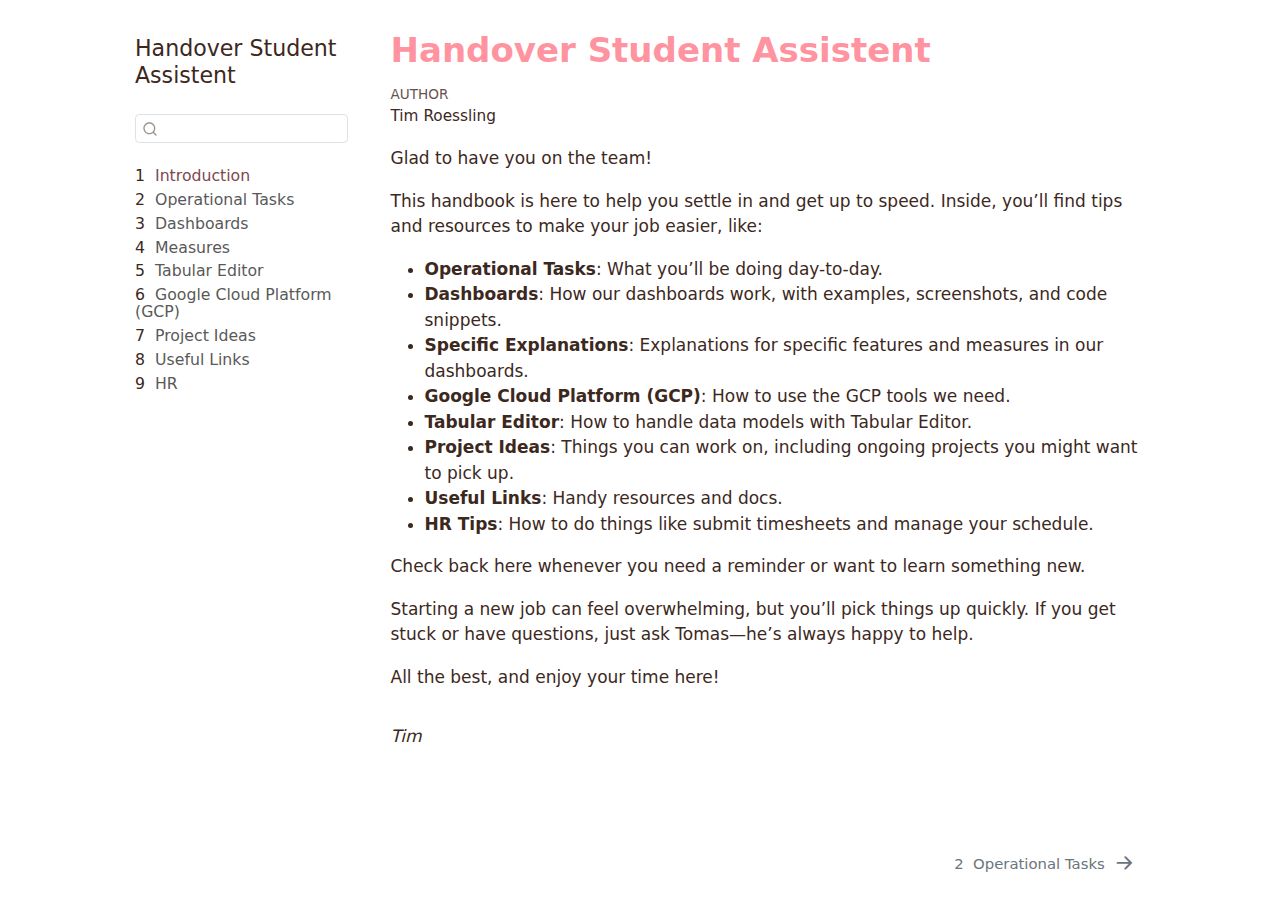
<file: _book/index.html>
<!DOCTYPE html>
<html xmlns="http://www.w3.org/1999/xhtml" lang="en" xml:lang="en"><head>

<meta charset="utf-8">
<meta name="generator" content="quarto-1.6.42">

<meta name="viewport" content="width=device-width, initial-scale=1.0, user-scalable=yes">

<meta name="author" content="Tim Roessling">

<title>Handover Student Assistent</title>
<style>
code{white-space: pre-wrap;}
span.smallcaps{font-variant: small-caps;}
div.columns{display: flex; gap: min(4vw, 1.5em);}
div.column{flex: auto; overflow-x: auto;}
div.hanging-indent{margin-left: 1.5em; text-indent: -1.5em;}
ul.task-list{list-style: none;}
ul.task-list li input[type="checkbox"] {
  width: 0.8em;
  margin: 0 0.8em 0.2em -1em; /* quarto-specific, see https://github.com/quarto-dev/quarto-cli/issues/4556 */ 
  vertical-align: middle;
}
</style>


<script src="site_libs/quarto-nav/quarto-nav.js"></script>
<script src="site_libs/quarto-nav/headroom.min.js"></script>
<script src="site_libs/clipboard/clipboard.min.js"></script>
<script src="site_libs/quarto-search/autocomplete.umd.js"></script>
<script src="site_libs/quarto-search/fuse.min.js"></script>
<script src="site_libs/quarto-search/quarto-search.js"></script>
<meta name="quarto:offset" content="./">
<link href="./operational_tasks.html" rel="next">
<script src="site_libs/quarto-html/quarto.js"></script>
<script src="site_libs/quarto-html/popper.min.js"></script>
<script src="site_libs/quarto-html/tippy.umd.min.js"></script>
<script src="site_libs/quarto-html/anchor.min.js"></script>
<link href="site_libs/quarto-html/tippy.css" rel="stylesheet">
<link href="site_libs/quarto-html/quarto-syntax-highlighting-2f5df379a58b258e96c21c0638c20c03.css" rel="stylesheet" id="quarto-text-highlighting-styles">
<script src="site_libs/bootstrap/bootstrap.min.js"></script>
<link href="site_libs/bootstrap/bootstrap-icons.css" rel="stylesheet">
<link href="site_libs/bootstrap/bootstrap-562adc6a6ba6d3f803331ca446c74a20.min.css" rel="stylesheet" append-hash="true" id="quarto-bootstrap" data-mode="light">
<script id="quarto-search-options" type="application/json">{
  "location": "sidebar",
  "copy-button": false,
  "collapse-after": 3,
  "panel-placement": "start",
  "type": "textbox",
  "limit": 50,
  "keyboard-shortcut": [
    "f",
    "/",
    "s"
  ],
  "show-item-context": false,
  "language": {
    "search-no-results-text": "No results",
    "search-matching-documents-text": "matching documents",
    "search-copy-link-title": "Copy link to search",
    "search-hide-matches-text": "Hide additional matches",
    "search-more-match-text": "more match in this document",
    "search-more-matches-text": "more matches in this document",
    "search-clear-button-title": "Clear",
    "search-text-placeholder": "",
    "search-detached-cancel-button-title": "Cancel",
    "search-submit-button-title": "Submit",
    "search-label": "Search"
  }
}</script>


<link rel="stylesheet" href="styles.css">
</head>

<body class="nav-sidebar floating fullcontent">

<div id="quarto-search-results"></div>
  <header id="quarto-header" class="headroom fixed-top">
  <nav class="quarto-secondary-nav">
    <div class="container-fluid d-flex">
      <button type="button" class="quarto-btn-toggle btn" data-bs-toggle="collapse" role="button" data-bs-target=".quarto-sidebar-collapse-item" aria-controls="quarto-sidebar" aria-expanded="false" aria-label="Toggle sidebar navigation" onclick="if (window.quartoToggleHeadroom) { window.quartoToggleHeadroom(); }">
        <i class="bi bi-layout-text-sidebar-reverse"></i>
      </button>
        <nav class="quarto-page-breadcrumbs" aria-label="breadcrumb"><ol class="breadcrumb"><li class="breadcrumb-item"><a href="./index.html"><span class="chapter-number">1</span>&nbsp; <span class="chapter-title">Introduction</span></a></li></ol></nav>
        <a class="flex-grow-1" role="navigation" data-bs-toggle="collapse" data-bs-target=".quarto-sidebar-collapse-item" aria-controls="quarto-sidebar" aria-expanded="false" aria-label="Toggle sidebar navigation" onclick="if (window.quartoToggleHeadroom) { window.quartoToggleHeadroom(); }">      
        </a>
      <button type="button" class="btn quarto-search-button" aria-label="Search" onclick="window.quartoOpenSearch();">
        <i class="bi bi-search"></i>
      </button>
    </div>
  </nav>
</header>
<!-- content -->
<div id="quarto-content" class="quarto-container page-columns page-rows-contents page-layout-article">
<!-- sidebar -->
  <nav id="quarto-sidebar" class="sidebar collapse collapse-horizontal quarto-sidebar-collapse-item sidebar-navigation floating overflow-auto">
    <div class="pt-lg-2 mt-2 text-left sidebar-header">
    <div class="sidebar-title mb-0 py-0">
      <a href="./">Handover Student Assistent</a> 
    </div>
      </div>
        <div class="mt-2 flex-shrink-0 align-items-center">
        <div class="sidebar-search">
        <div id="quarto-search" class="" title="Search"></div>
        </div>
        </div>
    <div class="sidebar-menu-container"> 
    <ul class="list-unstyled mt-1">
        <li class="sidebar-item">
  <div class="sidebar-item-container"> 
  <a href="./index.html" class="sidebar-item-text sidebar-link active">
 <span class="menu-text"><span class="chapter-number">1</span>&nbsp; <span class="chapter-title">Introduction</span></span></a>
  </div>
</li>
        <li class="sidebar-item">
  <div class="sidebar-item-container"> 
  <a href="./operational_tasks.html" class="sidebar-item-text sidebar-link">
 <span class="menu-text"><span class="chapter-number">2</span>&nbsp; <span class="chapter-title">Operational Tasks</span></span></a>
  </div>
</li>
        <li class="sidebar-item">
  <div class="sidebar-item-container"> 
  <a href="./dashboards.html" class="sidebar-item-text sidebar-link">
 <span class="menu-text"><span class="chapter-number">3</span>&nbsp; <span class="chapter-title">Dashboards</span></span></a>
  </div>
</li>
        <li class="sidebar-item">
  <div class="sidebar-item-container"> 
  <a href="./measures.html" class="sidebar-item-text sidebar-link">
 <span class="menu-text"><span class="chapter-number">4</span>&nbsp; <span class="chapter-title">Measures</span></span></a>
  </div>
</li>
        <li class="sidebar-item">
  <div class="sidebar-item-container"> 
  <a href="./tabular_editor.html" class="sidebar-item-text sidebar-link">
 <span class="menu-text"><span class="chapter-number">5</span>&nbsp; <span class="chapter-title">Tabular Editor</span></span></a>
  </div>
</li>
        <li class="sidebar-item">
  <div class="sidebar-item-container"> 
  <a href="./google_cloud_platforms.html" class="sidebar-item-text sidebar-link">
 <span class="menu-text"><span class="chapter-number">6</span>&nbsp; <span class="chapter-title">Google Cloud Platform (GCP)</span></span></a>
  </div>
</li>
        <li class="sidebar-item">
  <div class="sidebar-item-container"> 
  <a href="./project_ideas.html" class="sidebar-item-text sidebar-link">
 <span class="menu-text"><span class="chapter-number">7</span>&nbsp; <span class="chapter-title">Project Ideas</span></span></a>
  </div>
</li>
        <li class="sidebar-item">
  <div class="sidebar-item-container"> 
  <a href="./useful_links.html" class="sidebar-item-text sidebar-link">
 <span class="menu-text"><span class="chapter-number">8</span>&nbsp; <span class="chapter-title">Useful Links</span></span></a>
  </div>
</li>
        <li class="sidebar-item">
  <div class="sidebar-item-container"> 
  <a href="./hr.html" class="sidebar-item-text sidebar-link">
 <span class="menu-text"><span class="chapter-number">9</span>&nbsp; <span class="chapter-title">HR</span></span></a>
  </div>
</li>
    </ul>
    </div>
</nav>
<div id="quarto-sidebar-glass" class="quarto-sidebar-collapse-item" data-bs-toggle="collapse" data-bs-target=".quarto-sidebar-collapse-item"></div>
<!-- margin-sidebar -->
    
<!-- main -->
<main class="content" id="quarto-document-content">

<header id="title-block-header" class="quarto-title-block default">
<div class="quarto-title">
<h1 class="title">Handover Student Assistent</h1>
</div>



<div class="quarto-title-meta">

    <div>
    <div class="quarto-title-meta-heading">Author</div>
    <div class="quarto-title-meta-contents">
             <p>Tim Roessling </p>
          </div>
  </div>
    
  
    
  </div>
  


</header>


<p>Glad to have you on the team!</p>
<p>This handbook is here to help you settle in and get up to speed. Inside, you’ll find tips and resources to make your job easier, like:</p>
<ul>
<li><strong>Operational Tasks</strong>: What you’ll be doing day-to-day.</li>
<li><strong>Dashboards</strong>: How our dashboards work, with examples, screenshots, and code snippets.</li>
<li><strong>Specific Explanations</strong>: Explanations for specific features and measures in our dashboards.</li>
<li><strong>Google Cloud Platform (GCP)</strong>: How to use the GCP tools we need.</li>
<li><strong>Tabular Editor</strong>: How to handle data models with Tabular Editor.</li>
<li><strong>Project Ideas</strong>: Things you can work on, including ongoing projects you might want to pick up.</li>
<li><strong>Useful Links</strong>: Handy resources and docs.</li>
<li><strong>HR Tips</strong>: How to do things like submit timesheets and manage your schedule.</li>
</ul>
<p>Check back here whenever you need a reminder or want to learn something new.</p>
<p>Starting a new job can feel overwhelming, but you’ll pick things up quickly. If you get stuck or have questions, just ask Tomas—he’s always happy to help.</p>
All the best, and enjoy your time here!
<div style="margin-top: 2em; font-style: italic;">
<p>Tim</p>
</div>



</main> <!-- /main -->
<script id="quarto-html-after-body" type="application/javascript">
window.document.addEventListener("DOMContentLoaded", function (event) {
  const toggleBodyColorMode = (bsSheetEl) => {
    const mode = bsSheetEl.getAttribute("data-mode");
    const bodyEl = window.document.querySelector("body");
    if (mode === "dark") {
      bodyEl.classList.add("quarto-dark");
      bodyEl.classList.remove("quarto-light");
    } else {
      bodyEl.classList.add("quarto-light");
      bodyEl.classList.remove("quarto-dark");
    }
  }
  const toggleBodyColorPrimary = () => {
    const bsSheetEl = window.document.querySelector("link#quarto-bootstrap");
    if (bsSheetEl) {
      toggleBodyColorMode(bsSheetEl);
    }
  }
  toggleBodyColorPrimary();  
  const icon = "";
  const anchorJS = new window.AnchorJS();
  anchorJS.options = {
    placement: 'right',
    icon: icon
  };
  anchorJS.add('.anchored');
  const isCodeAnnotation = (el) => {
    for (const clz of el.classList) {
      if (clz.startsWith('code-annotation-')) {                     
        return true;
      }
    }
    return false;
  }
  const onCopySuccess = function(e) {
    // button target
    const button = e.trigger;
    // don't keep focus
    button.blur();
    // flash "checked"
    button.classList.add('code-copy-button-checked');
    var currentTitle = button.getAttribute("title");
    button.setAttribute("title", "Copied!");
    let tooltip;
    if (window.bootstrap) {
      button.setAttribute("data-bs-toggle", "tooltip");
      button.setAttribute("data-bs-placement", "left");
      button.setAttribute("data-bs-title", "Copied!");
      tooltip = new bootstrap.Tooltip(button, 
        { trigger: "manual", 
          customClass: "code-copy-button-tooltip",
          offset: [0, -8]});
      tooltip.show();    
    }
    setTimeout(function() {
      if (tooltip) {
        tooltip.hide();
        button.removeAttribute("data-bs-title");
        button.removeAttribute("data-bs-toggle");
        button.removeAttribute("data-bs-placement");
      }
      button.setAttribute("title", currentTitle);
      button.classList.remove('code-copy-button-checked');
    }, 1000);
    // clear code selection
    e.clearSelection();
  }
  const getTextToCopy = function(trigger) {
      const codeEl = trigger.previousElementSibling.cloneNode(true);
      for (const childEl of codeEl.children) {
        if (isCodeAnnotation(childEl)) {
          childEl.remove();
        }
      }
      return codeEl.innerText;
  }
  const clipboard = new window.ClipboardJS('.code-copy-button:not([data-in-quarto-modal])', {
    text: getTextToCopy
  });
  clipboard.on('success', onCopySuccess);
  if (window.document.getElementById('quarto-embedded-source-code-modal')) {
    const clipboardModal = new window.ClipboardJS('.code-copy-button[data-in-quarto-modal]', {
      text: getTextToCopy,
      container: window.document.getElementById('quarto-embedded-source-code-modal')
    });
    clipboardModal.on('success', onCopySuccess);
  }
    var localhostRegex = new RegExp(/^(?:http|https):\/\/localhost\:?[0-9]*\//);
    var mailtoRegex = new RegExp(/^mailto:/);
      var filterRegex = new RegExp('/' + window.location.host + '/');
    var isInternal = (href) => {
        return filterRegex.test(href) || localhostRegex.test(href) || mailtoRegex.test(href);
    }
    // Inspect non-navigation links and adorn them if external
 	var links = window.document.querySelectorAll('a[href]:not(.nav-link):not(.navbar-brand):not(.toc-action):not(.sidebar-link):not(.sidebar-item-toggle):not(.pagination-link):not(.no-external):not([aria-hidden]):not(.dropdown-item):not(.quarto-navigation-tool):not(.about-link)');
    for (var i=0; i<links.length; i++) {
      const link = links[i];
      if (!isInternal(link.href)) {
        // undo the damage that might have been done by quarto-nav.js in the case of
        // links that we want to consider external
        if (link.dataset.originalHref !== undefined) {
          link.href = link.dataset.originalHref;
        }
      }
    }
  function tippyHover(el, contentFn, onTriggerFn, onUntriggerFn) {
    const config = {
      allowHTML: true,
      maxWidth: 500,
      delay: 100,
      arrow: false,
      appendTo: function(el) {
          return el.parentElement;
      },
      interactive: true,
      interactiveBorder: 10,
      theme: 'quarto',
      placement: 'bottom-start',
    };
    if (contentFn) {
      config.content = contentFn;
    }
    if (onTriggerFn) {
      config.onTrigger = onTriggerFn;
    }
    if (onUntriggerFn) {
      config.onUntrigger = onUntriggerFn;
    }
    window.tippy(el, config); 
  }
  const noterefs = window.document.querySelectorAll('a[role="doc-noteref"]');
  for (var i=0; i<noterefs.length; i++) {
    const ref = noterefs[i];
    tippyHover(ref, function() {
      // use id or data attribute instead here
      let href = ref.getAttribute('data-footnote-href') || ref.getAttribute('href');
      try { href = new URL(href).hash; } catch {}
      const id = href.replace(/^#\/?/, "");
      const note = window.document.getElementById(id);
      if (note) {
        return note.innerHTML;
      } else {
        return "";
      }
    });
  }
  const xrefs = window.document.querySelectorAll('a.quarto-xref');
  const processXRef = (id, note) => {
    // Strip column container classes
    const stripColumnClz = (el) => {
      el.classList.remove("page-full", "page-columns");
      if (el.children) {
        for (const child of el.children) {
          stripColumnClz(child);
        }
      }
    }
    stripColumnClz(note)
    if (id === null || id.startsWith('sec-')) {
      // Special case sections, only their first couple elements
      const container = document.createElement("div");
      if (note.children && note.children.length > 2) {
        container.appendChild(note.children[0].cloneNode(true));
        for (let i = 1; i < note.children.length; i++) {
          const child = note.children[i];
          if (child.tagName === "P" && child.innerText === "") {
            continue;
          } else {
            container.appendChild(child.cloneNode(true));
            break;
          }
        }
        if (window.Quarto?.typesetMath) {
          window.Quarto.typesetMath(container);
        }
        return container.innerHTML
      } else {
        if (window.Quarto?.typesetMath) {
          window.Quarto.typesetMath(note);
        }
        return note.innerHTML;
      }
    } else {
      // Remove any anchor links if they are present
      const anchorLink = note.querySelector('a.anchorjs-link');
      if (anchorLink) {
        anchorLink.remove();
      }
      if (window.Quarto?.typesetMath) {
        window.Quarto.typesetMath(note);
      }
      if (note.classList.contains("callout")) {
        return note.outerHTML;
      } else {
        return note.innerHTML;
      }
    }
  }
  for (var i=0; i<xrefs.length; i++) {
    const xref = xrefs[i];
    tippyHover(xref, undefined, function(instance) {
      instance.disable();
      let url = xref.getAttribute('href');
      let hash = undefined; 
      if (url.startsWith('#')) {
        hash = url;
      } else {
        try { hash = new URL(url).hash; } catch {}
      }
      if (hash) {
        const id = hash.replace(/^#\/?/, "");
        const note = window.document.getElementById(id);
        if (note !== null) {
          try {
            const html = processXRef(id, note.cloneNode(true));
            instance.setContent(html);
          } finally {
            instance.enable();
            instance.show();
          }
        } else {
          // See if we can fetch this
          fetch(url.split('#')[0])
          .then(res => res.text())
          .then(html => {
            const parser = new DOMParser();
            const htmlDoc = parser.parseFromString(html, "text/html");
            const note = htmlDoc.getElementById(id);
            if (note !== null) {
              const html = processXRef(id, note);
              instance.setContent(html);
            } 
          }).finally(() => {
            instance.enable();
            instance.show();
          });
        }
      } else {
        // See if we can fetch a full url (with no hash to target)
        // This is a special case and we should probably do some content thinning / targeting
        fetch(url)
        .then(res => res.text())
        .then(html => {
          const parser = new DOMParser();
          const htmlDoc = parser.parseFromString(html, "text/html");
          const note = htmlDoc.querySelector('main.content');
          if (note !== null) {
            // This should only happen for chapter cross references
            // (since there is no id in the URL)
            // remove the first header
            if (note.children.length > 0 && note.children[0].tagName === "HEADER") {
              note.children[0].remove();
            }
            const html = processXRef(null, note);
            instance.setContent(html);
          } 
        }).finally(() => {
          instance.enable();
          instance.show();
        });
      }
    }, function(instance) {
    });
  }
      let selectedAnnoteEl;
      const selectorForAnnotation = ( cell, annotation) => {
        let cellAttr = 'data-code-cell="' + cell + '"';
        let lineAttr = 'data-code-annotation="' +  annotation + '"';
        const selector = 'span[' + cellAttr + '][' + lineAttr + ']';
        return selector;
      }
      const selectCodeLines = (annoteEl) => {
        const doc = window.document;
        const targetCell = annoteEl.getAttribute("data-target-cell");
        const targetAnnotation = annoteEl.getAttribute("data-target-annotation");
        const annoteSpan = window.document.querySelector(selectorForAnnotation(targetCell, targetAnnotation));
        const lines = annoteSpan.getAttribute("data-code-lines").split(",");
        const lineIds = lines.map((line) => {
          return targetCell + "-" + line;
        })
        let top = null;
        let height = null;
        let parent = null;
        if (lineIds.length > 0) {
            //compute the position of the single el (top and bottom and make a div)
            const el = window.document.getElementById(lineIds[0]);
            top = el.offsetTop;
            height = el.offsetHeight;
            parent = el.parentElement.parentElement;
          if (lineIds.length > 1) {
            const lastEl = window.document.getElementById(lineIds[lineIds.length - 1]);
            const bottom = lastEl.offsetTop + lastEl.offsetHeight;
            height = bottom - top;
          }
          if (top !== null && height !== null && parent !== null) {
            // cook up a div (if necessary) and position it 
            let div = window.document.getElementById("code-annotation-line-highlight");
            if (div === null) {
              div = window.document.createElement("div");
              div.setAttribute("id", "code-annotation-line-highlight");
              div.style.position = 'absolute';
              parent.appendChild(div);
            }
            div.style.top = top - 2 + "px";
            div.style.height = height + 4 + "px";
            div.style.left = 0;
            let gutterDiv = window.document.getElementById("code-annotation-line-highlight-gutter");
            if (gutterDiv === null) {
              gutterDiv = window.document.createElement("div");
              gutterDiv.setAttribute("id", "code-annotation-line-highlight-gutter");
              gutterDiv.style.position = 'absolute';
              const codeCell = window.document.getElementById(targetCell);
              const gutter = codeCell.querySelector('.code-annotation-gutter');
              gutter.appendChild(gutterDiv);
            }
            gutterDiv.style.top = top - 2 + "px";
            gutterDiv.style.height = height + 4 + "px";
          }
          selectedAnnoteEl = annoteEl;
        }
      };
      const unselectCodeLines = () => {
        const elementsIds = ["code-annotation-line-highlight", "code-annotation-line-highlight-gutter"];
        elementsIds.forEach((elId) => {
          const div = window.document.getElementById(elId);
          if (div) {
            div.remove();
          }
        });
        selectedAnnoteEl = undefined;
      };
        // Handle positioning of the toggle
    window.addEventListener(
      "resize",
      throttle(() => {
        elRect = undefined;
        if (selectedAnnoteEl) {
          selectCodeLines(selectedAnnoteEl);
        }
      }, 10)
    );
    function throttle(fn, ms) {
    let throttle = false;
    let timer;
      return (...args) => {
        if(!throttle) { // first call gets through
            fn.apply(this, args);
            throttle = true;
        } else { // all the others get throttled
            if(timer) clearTimeout(timer); // cancel #2
            timer = setTimeout(() => {
              fn.apply(this, args);
              timer = throttle = false;
            }, ms);
        }
      };
    }
      // Attach click handler to the DT
      const annoteDls = window.document.querySelectorAll('dt[data-target-cell]');
      for (const annoteDlNode of annoteDls) {
        annoteDlNode.addEventListener('click', (event) => {
          const clickedEl = event.target;
          if (clickedEl !== selectedAnnoteEl) {
            unselectCodeLines();
            const activeEl = window.document.querySelector('dt[data-target-cell].code-annotation-active');
            if (activeEl) {
              activeEl.classList.remove('code-annotation-active');
            }
            selectCodeLines(clickedEl);
            clickedEl.classList.add('code-annotation-active');
          } else {
            // Unselect the line
            unselectCodeLines();
            clickedEl.classList.remove('code-annotation-active');
          }
        });
      }
  const findCites = (el) => {
    const parentEl = el.parentElement;
    if (parentEl) {
      const cites = parentEl.dataset.cites;
      if (cites) {
        return {
          el,
          cites: cites.split(' ')
        };
      } else {
        return findCites(el.parentElement)
      }
    } else {
      return undefined;
    }
  };
  var bibliorefs = window.document.querySelectorAll('a[role="doc-biblioref"]');
  for (var i=0; i<bibliorefs.length; i++) {
    const ref = bibliorefs[i];
    const citeInfo = findCites(ref);
    if (citeInfo) {
      tippyHover(citeInfo.el, function() {
        var popup = window.document.createElement('div');
        citeInfo.cites.forEach(function(cite) {
          var citeDiv = window.document.createElement('div');
          citeDiv.classList.add('hanging-indent');
          citeDiv.classList.add('csl-entry');
          var biblioDiv = window.document.getElementById('ref-' + cite);
          if (biblioDiv) {
            citeDiv.innerHTML = biblioDiv.innerHTML;
          }
          popup.appendChild(citeDiv);
        });
        return popup.innerHTML;
      });
    }
  }
});
</script>
<nav class="page-navigation">
  <div class="nav-page nav-page-previous">
  </div>
  <div class="nav-page nav-page-next">
      <a href="./operational_tasks.html" class="pagination-link" aria-label="Operational Tasks">
        <span class="nav-page-text"><span class="chapter-number">2</span>&nbsp; <span class="chapter-title">Operational Tasks</span></span> <i class="bi bi-arrow-right-short"></i>
      </a>
  </div>
</nav>
</div> <!-- /content -->




</body></html>
</file>
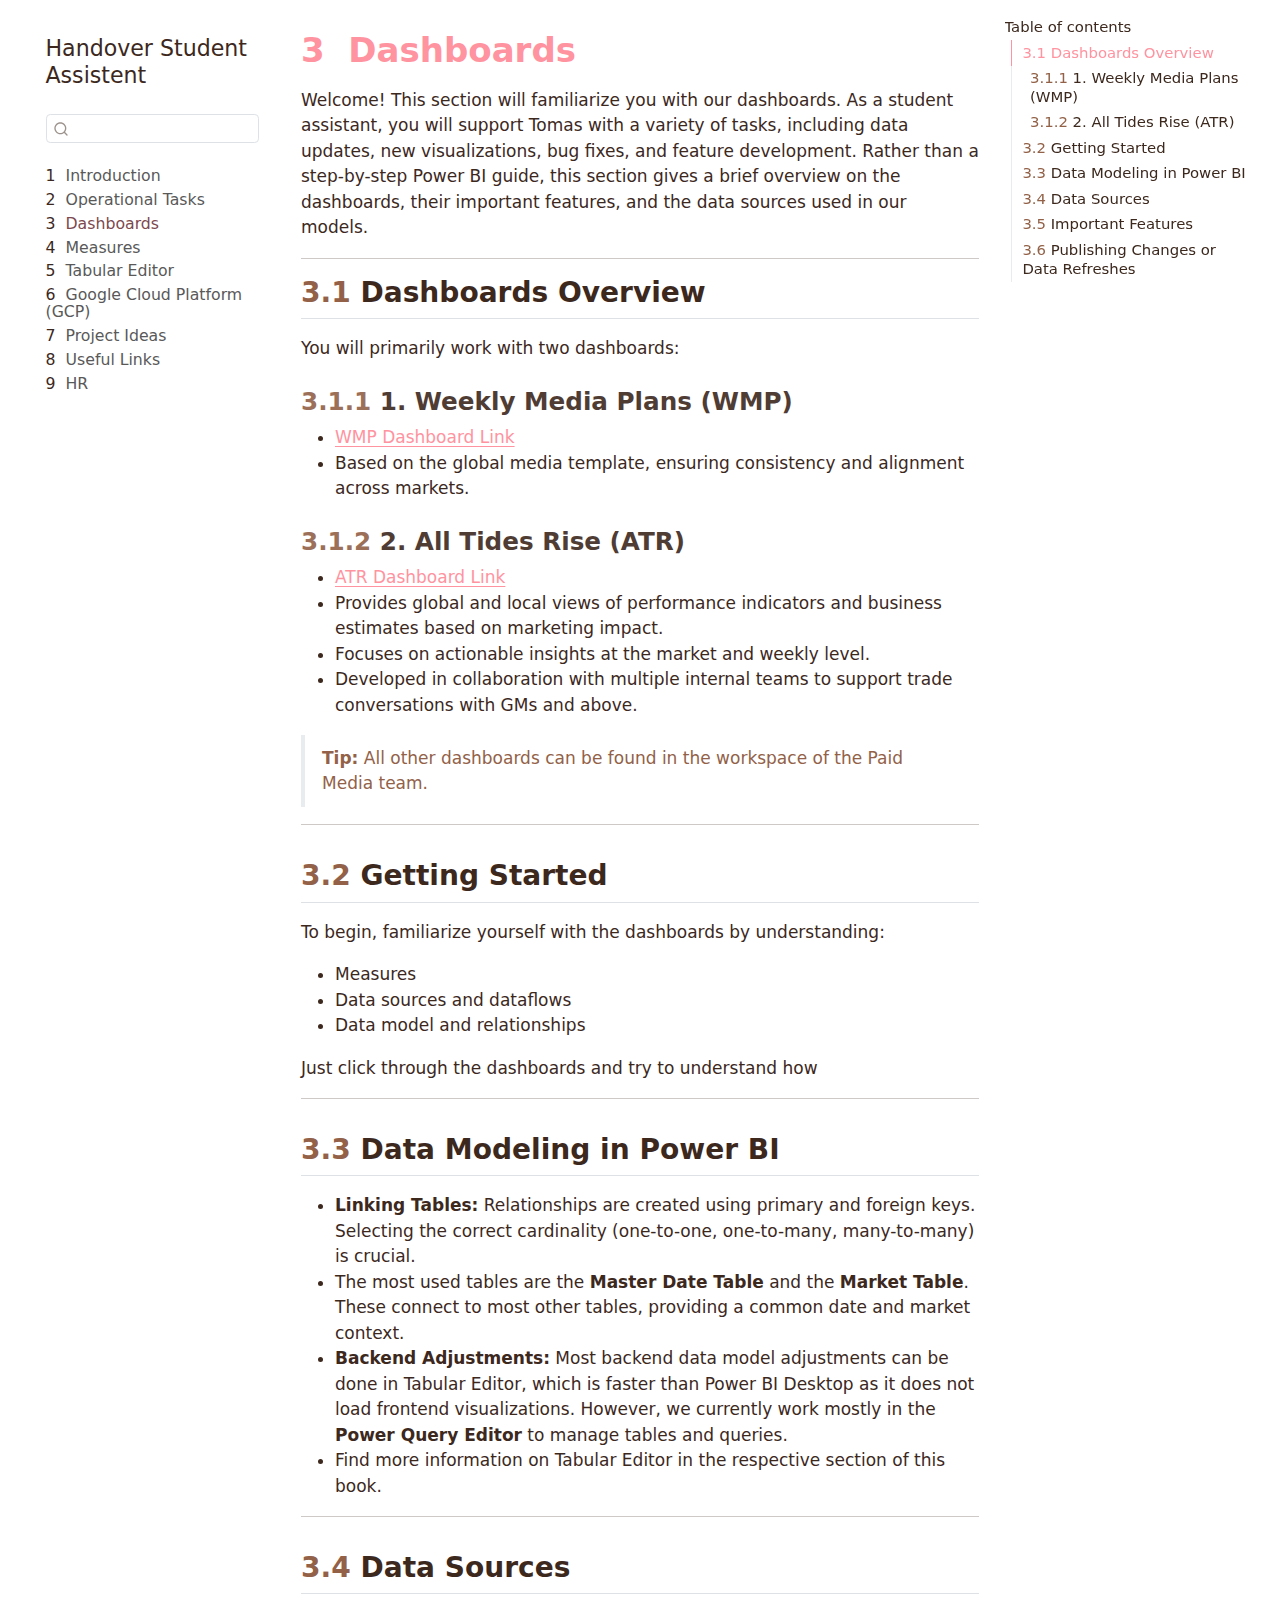
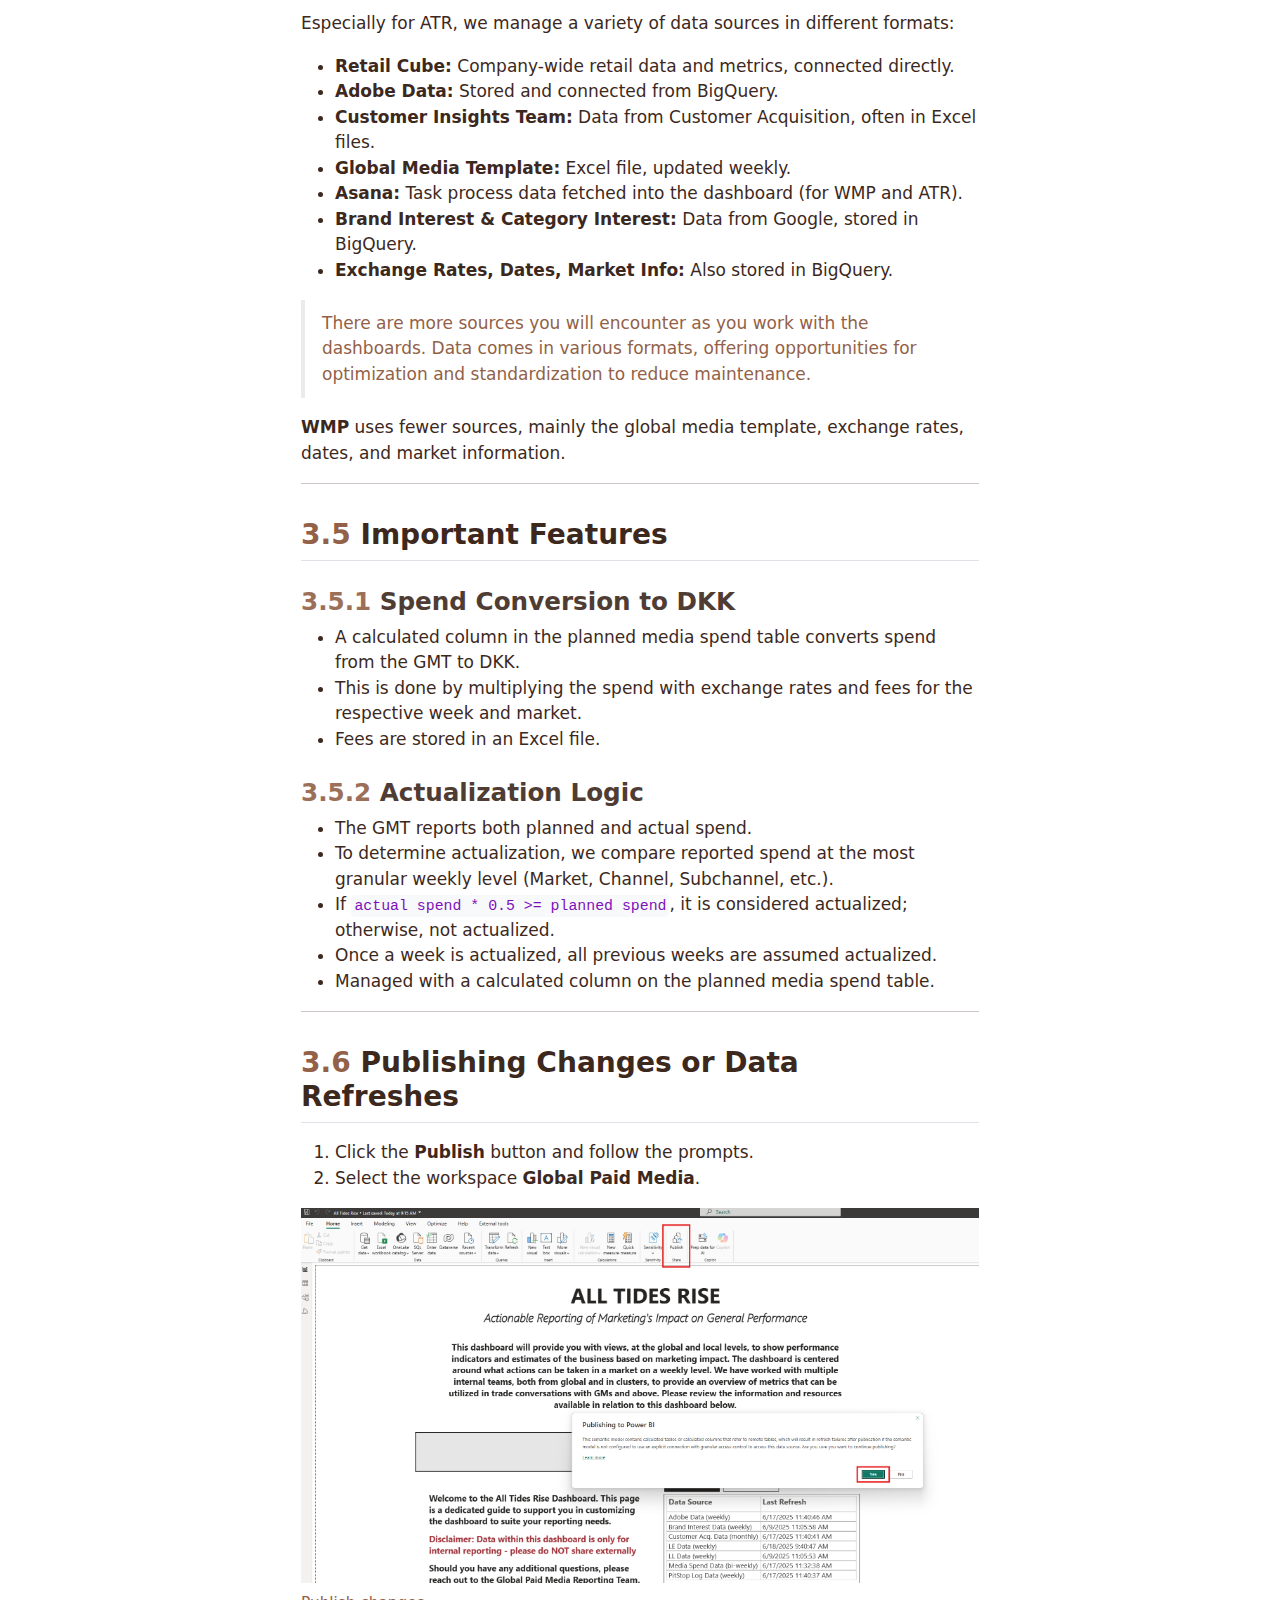
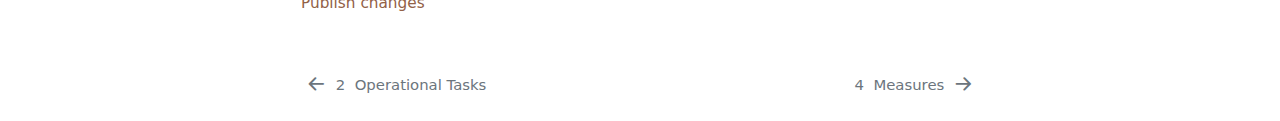
<file: _book/dashboards.html>
<!DOCTYPE html>
<html xmlns="http://www.w3.org/1999/xhtml" lang="en" xml:lang="en"><head>

<meta charset="utf-8">
<meta name="generator" content="quarto-1.6.42">

<meta name="viewport" content="width=device-width, initial-scale=1.0, user-scalable=yes">


<title>3&nbsp; Dashboards – Handover Student Assistent</title>
<style>
code{white-space: pre-wrap;}
span.smallcaps{font-variant: small-caps;}
div.columns{display: flex; gap: min(4vw, 1.5em);}
div.column{flex: auto; overflow-x: auto;}
div.hanging-indent{margin-left: 1.5em; text-indent: -1.5em;}
ul.task-list{list-style: none;}
ul.task-list li input[type="checkbox"] {
  width: 0.8em;
  margin: 0 0.8em 0.2em -1em; /* quarto-specific, see https://github.com/quarto-dev/quarto-cli/issues/4556 */ 
  vertical-align: middle;
}
</style>


<script src="site_libs/quarto-nav/quarto-nav.js"></script>
<script src="site_libs/quarto-nav/headroom.min.js"></script>
<script src="site_libs/clipboard/clipboard.min.js"></script>
<script src="site_libs/quarto-search/autocomplete.umd.js"></script>
<script src="site_libs/quarto-search/fuse.min.js"></script>
<script src="site_libs/quarto-search/quarto-search.js"></script>
<meta name="quarto:offset" content="./">
<link href="./measures.html" rel="next">
<link href="./operational_tasks.html" rel="prev">
<script src="site_libs/quarto-html/quarto.js"></script>
<script src="site_libs/quarto-html/popper.min.js"></script>
<script src="site_libs/quarto-html/tippy.umd.min.js"></script>
<script src="site_libs/quarto-html/anchor.min.js"></script>
<link href="site_libs/quarto-html/tippy.css" rel="stylesheet">
<link href="site_libs/quarto-html/quarto-syntax-highlighting-2f5df379a58b258e96c21c0638c20c03.css" rel="stylesheet" id="quarto-text-highlighting-styles">
<script src="site_libs/bootstrap/bootstrap.min.js"></script>
<link href="site_libs/bootstrap/bootstrap-icons.css" rel="stylesheet">
<link href="site_libs/bootstrap/bootstrap-562adc6a6ba6d3f803331ca446c74a20.min.css" rel="stylesheet" append-hash="true" id="quarto-bootstrap" data-mode="light">
<script id="quarto-search-options" type="application/json">{
  "location": "sidebar",
  "copy-button": false,
  "collapse-after": 3,
  "panel-placement": "start",
  "type": "textbox",
  "limit": 50,
  "keyboard-shortcut": [
    "f",
    "/",
    "s"
  ],
  "show-item-context": false,
  "language": {
    "search-no-results-text": "No results",
    "search-matching-documents-text": "matching documents",
    "search-copy-link-title": "Copy link to search",
    "search-hide-matches-text": "Hide additional matches",
    "search-more-match-text": "more match in this document",
    "search-more-matches-text": "more matches in this document",
    "search-clear-button-title": "Clear",
    "search-text-placeholder": "",
    "search-detached-cancel-button-title": "Cancel",
    "search-submit-button-title": "Submit",
    "search-label": "Search"
  }
}</script>


<link rel="stylesheet" href="styles.css">
</head>

<body class="nav-sidebar floating">

<div id="quarto-search-results"></div>
  <header id="quarto-header" class="headroom fixed-top">
  <nav class="quarto-secondary-nav">
    <div class="container-fluid d-flex">
      <button type="button" class="quarto-btn-toggle btn" data-bs-toggle="collapse" role="button" data-bs-target=".quarto-sidebar-collapse-item" aria-controls="quarto-sidebar" aria-expanded="false" aria-label="Toggle sidebar navigation" onclick="if (window.quartoToggleHeadroom) { window.quartoToggleHeadroom(); }">
        <i class="bi bi-layout-text-sidebar-reverse"></i>
      </button>
        <nav class="quarto-page-breadcrumbs" aria-label="breadcrumb"><ol class="breadcrumb"><li class="breadcrumb-item"><a href="./dashboards.html"><span class="chapter-number">3</span>&nbsp; <span class="chapter-title">Dashboards</span></a></li></ol></nav>
        <a class="flex-grow-1" role="navigation" data-bs-toggle="collapse" data-bs-target=".quarto-sidebar-collapse-item" aria-controls="quarto-sidebar" aria-expanded="false" aria-label="Toggle sidebar navigation" onclick="if (window.quartoToggleHeadroom) { window.quartoToggleHeadroom(); }">      
        </a>
      <button type="button" class="btn quarto-search-button" aria-label="Search" onclick="window.quartoOpenSearch();">
        <i class="bi bi-search"></i>
      </button>
    </div>
  </nav>
</header>
<!-- content -->
<div id="quarto-content" class="quarto-container page-columns page-rows-contents page-layout-article">
<!-- sidebar -->
  <nav id="quarto-sidebar" class="sidebar collapse collapse-horizontal quarto-sidebar-collapse-item sidebar-navigation floating overflow-auto">
    <div class="pt-lg-2 mt-2 text-left sidebar-header">
    <div class="sidebar-title mb-0 py-0">
      <a href="./">Handover Student Assistent</a> 
    </div>
      </div>
        <div class="mt-2 flex-shrink-0 align-items-center">
        <div class="sidebar-search">
        <div id="quarto-search" class="" title="Search"></div>
        </div>
        </div>
    <div class="sidebar-menu-container"> 
    <ul class="list-unstyled mt-1">
        <li class="sidebar-item">
  <div class="sidebar-item-container"> 
  <a href="./index.html" class="sidebar-item-text sidebar-link">
 <span class="menu-text"><span class="chapter-number">1</span>&nbsp; <span class="chapter-title">Introduction</span></span></a>
  </div>
</li>
        <li class="sidebar-item">
  <div class="sidebar-item-container"> 
  <a href="./operational_tasks.html" class="sidebar-item-text sidebar-link">
 <span class="menu-text"><span class="chapter-number">2</span>&nbsp; <span class="chapter-title">Operational Tasks</span></span></a>
  </div>
</li>
        <li class="sidebar-item">
  <div class="sidebar-item-container"> 
  <a href="./dashboards.html" class="sidebar-item-text sidebar-link active">
 <span class="menu-text"><span class="chapter-number">3</span>&nbsp; <span class="chapter-title">Dashboards</span></span></a>
  </div>
</li>
        <li class="sidebar-item">
  <div class="sidebar-item-container"> 
  <a href="./measures.html" class="sidebar-item-text sidebar-link">
 <span class="menu-text"><span class="chapter-number">4</span>&nbsp; <span class="chapter-title">Measures</span></span></a>
  </div>
</li>
        <li class="sidebar-item">
  <div class="sidebar-item-container"> 
  <a href="./tabular_editor.html" class="sidebar-item-text sidebar-link">
 <span class="menu-text"><span class="chapter-number">5</span>&nbsp; <span class="chapter-title">Tabular Editor</span></span></a>
  </div>
</li>
        <li class="sidebar-item">
  <div class="sidebar-item-container"> 
  <a href="./google_cloud_platforms.html" class="sidebar-item-text sidebar-link">
 <span class="menu-text"><span class="chapter-number">6</span>&nbsp; <span class="chapter-title">Google Cloud Platform (GCP)</span></span></a>
  </div>
</li>
        <li class="sidebar-item">
  <div class="sidebar-item-container"> 
  <a href="./project_ideas.html" class="sidebar-item-text sidebar-link">
 <span class="menu-text"><span class="chapter-number">7</span>&nbsp; <span class="chapter-title">Project Ideas</span></span></a>
  </div>
</li>
        <li class="sidebar-item">
  <div class="sidebar-item-container"> 
  <a href="./useful_links.html" class="sidebar-item-text sidebar-link">
 <span class="menu-text"><span class="chapter-number">8</span>&nbsp; <span class="chapter-title">Useful Links</span></span></a>
  </div>
</li>
        <li class="sidebar-item">
  <div class="sidebar-item-container"> 
  <a href="./hr.html" class="sidebar-item-text sidebar-link">
 <span class="menu-text"><span class="chapter-number">9</span>&nbsp; <span class="chapter-title">HR</span></span></a>
  </div>
</li>
    </ul>
    </div>
</nav>
<div id="quarto-sidebar-glass" class="quarto-sidebar-collapse-item" data-bs-toggle="collapse" data-bs-target=".quarto-sidebar-collapse-item"></div>
<!-- margin-sidebar -->
    <div id="quarto-margin-sidebar" class="sidebar margin-sidebar">
        <nav id="TOC" role="doc-toc" class="toc-active">
    <h2 id="toc-title">Table of contents</h2>
   
  <ul>
  <li><a href="#dashboards-overview" id="toc-dashboards-overview" class="nav-link active" data-scroll-target="#dashboards-overview"><span class="header-section-number">3.1</span> Dashboards Overview</a>
  <ul class="collapse">
  <li><a href="#weekly-media-plans-wmp" id="toc-weekly-media-plans-wmp" class="nav-link" data-scroll-target="#weekly-media-plans-wmp"><span class="header-section-number">3.1.1</span> 1. Weekly Media Plans (WMP)</a></li>
  <li><a href="#all-tides-rise-atr" id="toc-all-tides-rise-atr" class="nav-link" data-scroll-target="#all-tides-rise-atr"><span class="header-section-number">3.1.2</span> 2. All Tides Rise (ATR)</a></li>
  </ul></li>
  <li><a href="#getting-started" id="toc-getting-started" class="nav-link" data-scroll-target="#getting-started"><span class="header-section-number">3.2</span> Getting Started</a></li>
  <li><a href="#data-modeling-in-power-bi" id="toc-data-modeling-in-power-bi" class="nav-link" data-scroll-target="#data-modeling-in-power-bi"><span class="header-section-number">3.3</span> Data Modeling in Power BI</a></li>
  <li><a href="#data-sources" id="toc-data-sources" class="nav-link" data-scroll-target="#data-sources"><span class="header-section-number">3.4</span> Data Sources</a></li>
  <li><a href="#important-features" id="toc-important-features" class="nav-link" data-scroll-target="#important-features"><span class="header-section-number">3.5</span> Important Features</a>
  <ul class="collapse">
  <li><a href="#spend-conversion-to-dkk" id="toc-spend-conversion-to-dkk" class="nav-link" data-scroll-target="#spend-conversion-to-dkk"><span class="header-section-number">3.5.1</span> Spend Conversion to DKK</a></li>
  <li><a href="#actualization-logic" id="toc-actualization-logic" class="nav-link" data-scroll-target="#actualization-logic"><span class="header-section-number">3.5.2</span> Actualization Logic</a></li>
  </ul></li>
  <li><a href="#publishing-changes-or-data-refreshes" id="toc-publishing-changes-or-data-refreshes" class="nav-link" data-scroll-target="#publishing-changes-or-data-refreshes"><span class="header-section-number">3.6</span> Publishing Changes or Data Refreshes</a></li>
  </ul>
</nav>
    </div>
<!-- main -->
<main class="content" id="quarto-document-content">

<header id="title-block-header" class="quarto-title-block default">
<div class="quarto-title">
<h1 class="title"><span class="chapter-number">3</span>&nbsp; <span class="chapter-title">Dashboards</span></h1>
</div>



<div class="quarto-title-meta">

    
  
    
  </div>
  


</header>


<p>Welcome! This section will familiarize you with our dashboards. As a student assistant, you will support Tomas with a variety of tasks, including data updates, new visualizations, bug fixes, and feature development. Rather than a step-by-step Power BI guide, this section gives a brief overview on the dashboards, their important features, and the data sources used in our models.</p>
<hr>
<section id="dashboards-overview" class="level2" data-number="3.1">
<h2 data-number="3.1" class="anchored" data-anchor-id="dashboards-overview"><span class="header-section-number">3.1</span> Dashboards Overview</h2>
<p>You will primarily work with two dashboards:</p>
<section id="weekly-media-plans-wmp" class="level3" data-number="3.1.1">
<h3 data-number="3.1.1" class="anchored" data-anchor-id="weekly-media-plans-wmp"><span class="header-section-number">3.1.1</span> 1. Weekly Media Plans (WMP)</h3>
<ul>
<li><a href="https://app.powerbi.com/groups/c62b704b-26cb-4257-9c65-0763ea07962d/reports/a7d5a7e3-b224-48ca-81b1-c82268a18271/9b4410addb1c3300dd62?experience=power-bi">WMP Dashboard Link</a></li>
<li>Based on the global media template, ensuring consistency and alignment across markets.</li>
</ul>
</section>
<section id="all-tides-rise-atr" class="level3" data-number="3.1.2">
<h3 data-number="3.1.2" class="anchored" data-anchor-id="all-tides-rise-atr"><span class="header-section-number">3.1.2</span> 2. All Tides Rise (ATR)</h3>
<ul>
<li><a href="https://app.powerbi.com/groups/c62b704b-26cb-4257-9c65-0763ea07962d/reports/68fbd1ec-4d93-4625-ba30-affb1de681de/ReportSection1e68875505ee43062c08?experience=power-bi">ATR Dashboard Link</a></li>
<li>Provides global and local views of performance indicators and business estimates based on marketing impact.</li>
<li>Focuses on actionable insights at the market and weekly level.</li>
<li>Developed in collaboration with multiple internal teams to support trade conversations with GMs and above.</li>
</ul>
<blockquote class="blockquote">
<p><strong>Tip:</strong> All other dashboards can be found in the workspace of the Paid Media team.</p>
</blockquote>
<hr>
</section>
</section>
<section id="getting-started" class="level2" data-number="3.2">
<h2 data-number="3.2" class="anchored" data-anchor-id="getting-started"><span class="header-section-number">3.2</span> Getting Started</h2>
<p>To begin, familiarize yourself with the dashboards by understanding:</p>
<ul>
<li>Measures</li>
<li>Data sources and dataflows</li>
<li>Data model and relationships</li>
</ul>
<p>Just click through the dashboards and try to understand how</p>
<hr>
</section>
<section id="data-modeling-in-power-bi" class="level2" data-number="3.3">
<h2 data-number="3.3" class="anchored" data-anchor-id="data-modeling-in-power-bi"><span class="header-section-number">3.3</span> Data Modeling in Power BI</h2>
<ul>
<li><strong>Linking Tables:</strong> Relationships are created using primary and foreign keys. Selecting the correct cardinality (one-to-one, one-to-many, many-to-many) is crucial.</li>
<li>The most used tables are the <strong>Master Date Table</strong> and the <strong>Market Table</strong>. These connect to most other tables, providing a common date and market context.</li>
<li><strong>Backend Adjustments:</strong> Most backend data model adjustments can be done in Tabular Editor, which is faster than Power BI Desktop as it does not load frontend visualizations. However, we currently work mostly in the <strong>Power Query Editor</strong> to manage tables and queries.</li>
<li>Find more information on Tabular Editor in the respective section of this book.</li>
</ul>
<hr>
</section>
<section id="data-sources" class="level2" data-number="3.4">
<h2 data-number="3.4" class="anchored" data-anchor-id="data-sources"><span class="header-section-number">3.4</span> Data Sources</h2>
<p>Especially for ATR, we manage a variety of data sources in different formats:</p>
<ul>
<li><strong>Retail Cube:</strong> Company-wide retail data and metrics, connected directly.</li>
<li><strong>Adobe Data:</strong> Stored and connected from BigQuery.</li>
<li><strong>Customer Insights Team:</strong> Data from Customer Acquisition, often in Excel files.</li>
<li><strong>Global Media Template:</strong> Excel file, updated weekly.</li>
<li><strong>Asana:</strong> Task process data fetched into the dashboard (for WMP and ATR).</li>
<li><strong>Brand Interest &amp; Category Interest:</strong> Data from Google, stored in BigQuery.</li>
<li><strong>Exchange Rates, Dates, Market Info:</strong> Also stored in BigQuery.</li>
</ul>
<blockquote class="blockquote">
<p>There are more sources you will encounter as you work with the dashboards. Data comes in various formats, offering opportunities for optimization and standardization to reduce maintenance.</p>
</blockquote>
<p><strong>WMP</strong> uses fewer sources, mainly the global media template, exchange rates, dates, and market information.</p>
<hr>
</section>
<section id="important-features" class="level2" data-number="3.5">
<h2 data-number="3.5" class="anchored" data-anchor-id="important-features"><span class="header-section-number">3.5</span> Important Features</h2>
<section id="spend-conversion-to-dkk" class="level3" data-number="3.5.1">
<h3 data-number="3.5.1" class="anchored" data-anchor-id="spend-conversion-to-dkk"><span class="header-section-number">3.5.1</span> Spend Conversion to DKK</h3>
<ul>
<li>A calculated column in the planned media spend table converts spend from the GMT to DKK.</li>
<li>This is done by multiplying the spend with exchange rates and fees for the respective week and market.</li>
<li>Fees are stored in an Excel file.</li>
</ul>
</section>
<section id="actualization-logic" class="level3" data-number="3.5.2">
<h3 data-number="3.5.2" class="anchored" data-anchor-id="actualization-logic"><span class="header-section-number">3.5.2</span> Actualization Logic</h3>
<ul>
<li>The GMT reports both planned and actual spend.</li>
<li>To determine actualization, we compare reported spend at the most granular weekly level (Market, Channel, Subchannel, etc.).</li>
<li>If <code>actual spend * 0.5 &gt;= planned spend</code>, it is considered actualized; otherwise, not actualized.</li>
<li>Once a week is actualized, all previous weeks are assumed actualized.</li>
<li>Managed with a calculated column on the planned media spend table.</li>
</ul>
<hr>
</section>
</section>
<section id="publishing-changes-or-data-refreshes" class="level2" data-number="3.6">
<h2 data-number="3.6" class="anchored" data-anchor-id="publishing-changes-or-data-refreshes"><span class="header-section-number">3.6</span> Publishing Changes or Data Refreshes</h2>
<ol type="1">
<li>Click the <strong>Publish</strong> button and follow the prompts.</li>
<li>Select the workspace <strong>Global Paid Media</strong>.</li>
</ol>
<div class="quarto-figure quarto-figure-center">
<figure class="figure">
<p><img src="images/PowerBI_publish.png" class="img-fluid figure-img"></p>
<figcaption>Publish changes</figcaption>
</figure>
</div>


</section>

</main> <!-- /main -->
<script id="quarto-html-after-body" type="application/javascript">
window.document.addEventListener("DOMContentLoaded", function (event) {
  const toggleBodyColorMode = (bsSheetEl) => {
    const mode = bsSheetEl.getAttribute("data-mode");
    const bodyEl = window.document.querySelector("body");
    if (mode === "dark") {
      bodyEl.classList.add("quarto-dark");
      bodyEl.classList.remove("quarto-light");
    } else {
      bodyEl.classList.add("quarto-light");
      bodyEl.classList.remove("quarto-dark");
    }
  }
  const toggleBodyColorPrimary = () => {
    const bsSheetEl = window.document.querySelector("link#quarto-bootstrap");
    if (bsSheetEl) {
      toggleBodyColorMode(bsSheetEl);
    }
  }
  toggleBodyColorPrimary();  
  const icon = "";
  const anchorJS = new window.AnchorJS();
  anchorJS.options = {
    placement: 'right',
    icon: icon
  };
  anchorJS.add('.anchored');
  const isCodeAnnotation = (el) => {
    for (const clz of el.classList) {
      if (clz.startsWith('code-annotation-')) {                     
        return true;
      }
    }
    return false;
  }
  const onCopySuccess = function(e) {
    // button target
    const button = e.trigger;
    // don't keep focus
    button.blur();
    // flash "checked"
    button.classList.add('code-copy-button-checked');
    var currentTitle = button.getAttribute("title");
    button.setAttribute("title", "Copied!");
    let tooltip;
    if (window.bootstrap) {
      button.setAttribute("data-bs-toggle", "tooltip");
      button.setAttribute("data-bs-placement", "left");
      button.setAttribute("data-bs-title", "Copied!");
      tooltip = new bootstrap.Tooltip(button, 
        { trigger: "manual", 
          customClass: "code-copy-button-tooltip",
          offset: [0, -8]});
      tooltip.show();    
    }
    setTimeout(function() {
      if (tooltip) {
        tooltip.hide();
        button.removeAttribute("data-bs-title");
        button.removeAttribute("data-bs-toggle");
        button.removeAttribute("data-bs-placement");
      }
      button.setAttribute("title", currentTitle);
      button.classList.remove('code-copy-button-checked');
    }, 1000);
    // clear code selection
    e.clearSelection();
  }
  const getTextToCopy = function(trigger) {
      const codeEl = trigger.previousElementSibling.cloneNode(true);
      for (const childEl of codeEl.children) {
        if (isCodeAnnotation(childEl)) {
          childEl.remove();
        }
      }
      return codeEl.innerText;
  }
  const clipboard = new window.ClipboardJS('.code-copy-button:not([data-in-quarto-modal])', {
    text: getTextToCopy
  });
  clipboard.on('success', onCopySuccess);
  if (window.document.getElementById('quarto-embedded-source-code-modal')) {
    const clipboardModal = new window.ClipboardJS('.code-copy-button[data-in-quarto-modal]', {
      text: getTextToCopy,
      container: window.document.getElementById('quarto-embedded-source-code-modal')
    });
    clipboardModal.on('success', onCopySuccess);
  }
    var localhostRegex = new RegExp(/^(?:http|https):\/\/localhost\:?[0-9]*\//);
    var mailtoRegex = new RegExp(/^mailto:/);
      var filterRegex = new RegExp('/' + window.location.host + '/');
    var isInternal = (href) => {
        return filterRegex.test(href) || localhostRegex.test(href) || mailtoRegex.test(href);
    }
    // Inspect non-navigation links and adorn them if external
 	var links = window.document.querySelectorAll('a[href]:not(.nav-link):not(.navbar-brand):not(.toc-action):not(.sidebar-link):not(.sidebar-item-toggle):not(.pagination-link):not(.no-external):not([aria-hidden]):not(.dropdown-item):not(.quarto-navigation-tool):not(.about-link)');
    for (var i=0; i<links.length; i++) {
      const link = links[i];
      if (!isInternal(link.href)) {
        // undo the damage that might have been done by quarto-nav.js in the case of
        // links that we want to consider external
        if (link.dataset.originalHref !== undefined) {
          link.href = link.dataset.originalHref;
        }
      }
    }
  function tippyHover(el, contentFn, onTriggerFn, onUntriggerFn) {
    const config = {
      allowHTML: true,
      maxWidth: 500,
      delay: 100,
      arrow: false,
      appendTo: function(el) {
          return el.parentElement;
      },
      interactive: true,
      interactiveBorder: 10,
      theme: 'quarto',
      placement: 'bottom-start',
    };
    if (contentFn) {
      config.content = contentFn;
    }
    if (onTriggerFn) {
      config.onTrigger = onTriggerFn;
    }
    if (onUntriggerFn) {
      config.onUntrigger = onUntriggerFn;
    }
    window.tippy(el, config); 
  }
  const noterefs = window.document.querySelectorAll('a[role="doc-noteref"]');
  for (var i=0; i<noterefs.length; i++) {
    const ref = noterefs[i];
    tippyHover(ref, function() {
      // use id or data attribute instead here
      let href = ref.getAttribute('data-footnote-href') || ref.getAttribute('href');
      try { href = new URL(href).hash; } catch {}
      const id = href.replace(/^#\/?/, "");
      const note = window.document.getElementById(id);
      if (note) {
        return note.innerHTML;
      } else {
        return "";
      }
    });
  }
  const xrefs = window.document.querySelectorAll('a.quarto-xref');
  const processXRef = (id, note) => {
    // Strip column container classes
    const stripColumnClz = (el) => {
      el.classList.remove("page-full", "page-columns");
      if (el.children) {
        for (const child of el.children) {
          stripColumnClz(child);
        }
      }
    }
    stripColumnClz(note)
    if (id === null || id.startsWith('sec-')) {
      // Special case sections, only their first couple elements
      const container = document.createElement("div");
      if (note.children && note.children.length > 2) {
        container.appendChild(note.children[0].cloneNode(true));
        for (let i = 1; i < note.children.length; i++) {
          const child = note.children[i];
          if (child.tagName === "P" && child.innerText === "") {
            continue;
          } else {
            container.appendChild(child.cloneNode(true));
            break;
          }
        }
        if (window.Quarto?.typesetMath) {
          window.Quarto.typesetMath(container);
        }
        return container.innerHTML
      } else {
        if (window.Quarto?.typesetMath) {
          window.Quarto.typesetMath(note);
        }
        return note.innerHTML;
      }
    } else {
      // Remove any anchor links if they are present
      const anchorLink = note.querySelector('a.anchorjs-link');
      if (anchorLink) {
        anchorLink.remove();
      }
      if (window.Quarto?.typesetMath) {
        window.Quarto.typesetMath(note);
      }
      if (note.classList.contains("callout")) {
        return note.outerHTML;
      } else {
        return note.innerHTML;
      }
    }
  }
  for (var i=0; i<xrefs.length; i++) {
    const xref = xrefs[i];
    tippyHover(xref, undefined, function(instance) {
      instance.disable();
      let url = xref.getAttribute('href');
      let hash = undefined; 
      if (url.startsWith('#')) {
        hash = url;
      } else {
        try { hash = new URL(url).hash; } catch {}
      }
      if (hash) {
        const id = hash.replace(/^#\/?/, "");
        const note = window.document.getElementById(id);
        if (note !== null) {
          try {
            const html = processXRef(id, note.cloneNode(true));
            instance.setContent(html);
          } finally {
            instance.enable();
            instance.show();
          }
        } else {
          // See if we can fetch this
          fetch(url.split('#')[0])
          .then(res => res.text())
          .then(html => {
            const parser = new DOMParser();
            const htmlDoc = parser.parseFromString(html, "text/html");
            const note = htmlDoc.getElementById(id);
            if (note !== null) {
              const html = processXRef(id, note);
              instance.setContent(html);
            } 
          }).finally(() => {
            instance.enable();
            instance.show();
          });
        }
      } else {
        // See if we can fetch a full url (with no hash to target)
        // This is a special case and we should probably do some content thinning / targeting
        fetch(url)
        .then(res => res.text())
        .then(html => {
          const parser = new DOMParser();
          const htmlDoc = parser.parseFromString(html, "text/html");
          const note = htmlDoc.querySelector('main.content');
          if (note !== null) {
            // This should only happen for chapter cross references
            // (since there is no id in the URL)
            // remove the first header
            if (note.children.length > 0 && note.children[0].tagName === "HEADER") {
              note.children[0].remove();
            }
            const html = processXRef(null, note);
            instance.setContent(html);
          } 
        }).finally(() => {
          instance.enable();
          instance.show();
        });
      }
    }, function(instance) {
    });
  }
      let selectedAnnoteEl;
      const selectorForAnnotation = ( cell, annotation) => {
        let cellAttr = 'data-code-cell="' + cell + '"';
        let lineAttr = 'data-code-annotation="' +  annotation + '"';
        const selector = 'span[' + cellAttr + '][' + lineAttr + ']';
        return selector;
      }
      const selectCodeLines = (annoteEl) => {
        const doc = window.document;
        const targetCell = annoteEl.getAttribute("data-target-cell");
        const targetAnnotation = annoteEl.getAttribute("data-target-annotation");
        const annoteSpan = window.document.querySelector(selectorForAnnotation(targetCell, targetAnnotation));
        const lines = annoteSpan.getAttribute("data-code-lines").split(",");
        const lineIds = lines.map((line) => {
          return targetCell + "-" + line;
        })
        let top = null;
        let height = null;
        let parent = null;
        if (lineIds.length > 0) {
            //compute the position of the single el (top and bottom and make a div)
            const el = window.document.getElementById(lineIds[0]);
            top = el.offsetTop;
            height = el.offsetHeight;
            parent = el.parentElement.parentElement;
          if (lineIds.length > 1) {
            const lastEl = window.document.getElementById(lineIds[lineIds.length - 1]);
            const bottom = lastEl.offsetTop + lastEl.offsetHeight;
            height = bottom - top;
          }
          if (top !== null && height !== null && parent !== null) {
            // cook up a div (if necessary) and position it 
            let div = window.document.getElementById("code-annotation-line-highlight");
            if (div === null) {
              div = window.document.createElement("div");
              div.setAttribute("id", "code-annotation-line-highlight");
              div.style.position = 'absolute';
              parent.appendChild(div);
            }
            div.style.top = top - 2 + "px";
            div.style.height = height + 4 + "px";
            div.style.left = 0;
            let gutterDiv = window.document.getElementById("code-annotation-line-highlight-gutter");
            if (gutterDiv === null) {
              gutterDiv = window.document.createElement("div");
              gutterDiv.setAttribute("id", "code-annotation-line-highlight-gutter");
              gutterDiv.style.position = 'absolute';
              const codeCell = window.document.getElementById(targetCell);
              const gutter = codeCell.querySelector('.code-annotation-gutter');
              gutter.appendChild(gutterDiv);
            }
            gutterDiv.style.top = top - 2 + "px";
            gutterDiv.style.height = height + 4 + "px";
          }
          selectedAnnoteEl = annoteEl;
        }
      };
      const unselectCodeLines = () => {
        const elementsIds = ["code-annotation-line-highlight", "code-annotation-line-highlight-gutter"];
        elementsIds.forEach((elId) => {
          const div = window.document.getElementById(elId);
          if (div) {
            div.remove();
          }
        });
        selectedAnnoteEl = undefined;
      };
        // Handle positioning of the toggle
    window.addEventListener(
      "resize",
      throttle(() => {
        elRect = undefined;
        if (selectedAnnoteEl) {
          selectCodeLines(selectedAnnoteEl);
        }
      }, 10)
    );
    function throttle(fn, ms) {
    let throttle = false;
    let timer;
      return (...args) => {
        if(!throttle) { // first call gets through
            fn.apply(this, args);
            throttle = true;
        } else { // all the others get throttled
            if(timer) clearTimeout(timer); // cancel #2
            timer = setTimeout(() => {
              fn.apply(this, args);
              timer = throttle = false;
            }, ms);
        }
      };
    }
      // Attach click handler to the DT
      const annoteDls = window.document.querySelectorAll('dt[data-target-cell]');
      for (const annoteDlNode of annoteDls) {
        annoteDlNode.addEventListener('click', (event) => {
          const clickedEl = event.target;
          if (clickedEl !== selectedAnnoteEl) {
            unselectCodeLines();
            const activeEl = window.document.querySelector('dt[data-target-cell].code-annotation-active');
            if (activeEl) {
              activeEl.classList.remove('code-annotation-active');
            }
            selectCodeLines(clickedEl);
            clickedEl.classList.add('code-annotation-active');
          } else {
            // Unselect the line
            unselectCodeLines();
            clickedEl.classList.remove('code-annotation-active');
          }
        });
      }
  const findCites = (el) => {
    const parentEl = el.parentElement;
    if (parentEl) {
      const cites = parentEl.dataset.cites;
      if (cites) {
        return {
          el,
          cites: cites.split(' ')
        };
      } else {
        return findCites(el.parentElement)
      }
    } else {
      return undefined;
    }
  };
  var bibliorefs = window.document.querySelectorAll('a[role="doc-biblioref"]');
  for (var i=0; i<bibliorefs.length; i++) {
    const ref = bibliorefs[i];
    const citeInfo = findCites(ref);
    if (citeInfo) {
      tippyHover(citeInfo.el, function() {
        var popup = window.document.createElement('div');
        citeInfo.cites.forEach(function(cite) {
          var citeDiv = window.document.createElement('div');
          citeDiv.classList.add('hanging-indent');
          citeDiv.classList.add('csl-entry');
          var biblioDiv = window.document.getElementById('ref-' + cite);
          if (biblioDiv) {
            citeDiv.innerHTML = biblioDiv.innerHTML;
          }
          popup.appendChild(citeDiv);
        });
        return popup.innerHTML;
      });
    }
  }
});
</script>
<nav class="page-navigation">
  <div class="nav-page nav-page-previous">
      <a href="./operational_tasks.html" class="pagination-link" aria-label="Operational Tasks">
        <i class="bi bi-arrow-left-short"></i> <span class="nav-page-text"><span class="chapter-number">2</span>&nbsp; <span class="chapter-title">Operational Tasks</span></span>
      </a>          
  </div>
  <div class="nav-page nav-page-next">
      <a href="./measures.html" class="pagination-link" aria-label="Measures">
        <span class="nav-page-text"><span class="chapter-number">4</span>&nbsp; <span class="chapter-title">Measures</span></span> <i class="bi bi-arrow-right-short"></i>
      </a>
  </div>
</nav>
</div> <!-- /content -->




</body></html>
</file>
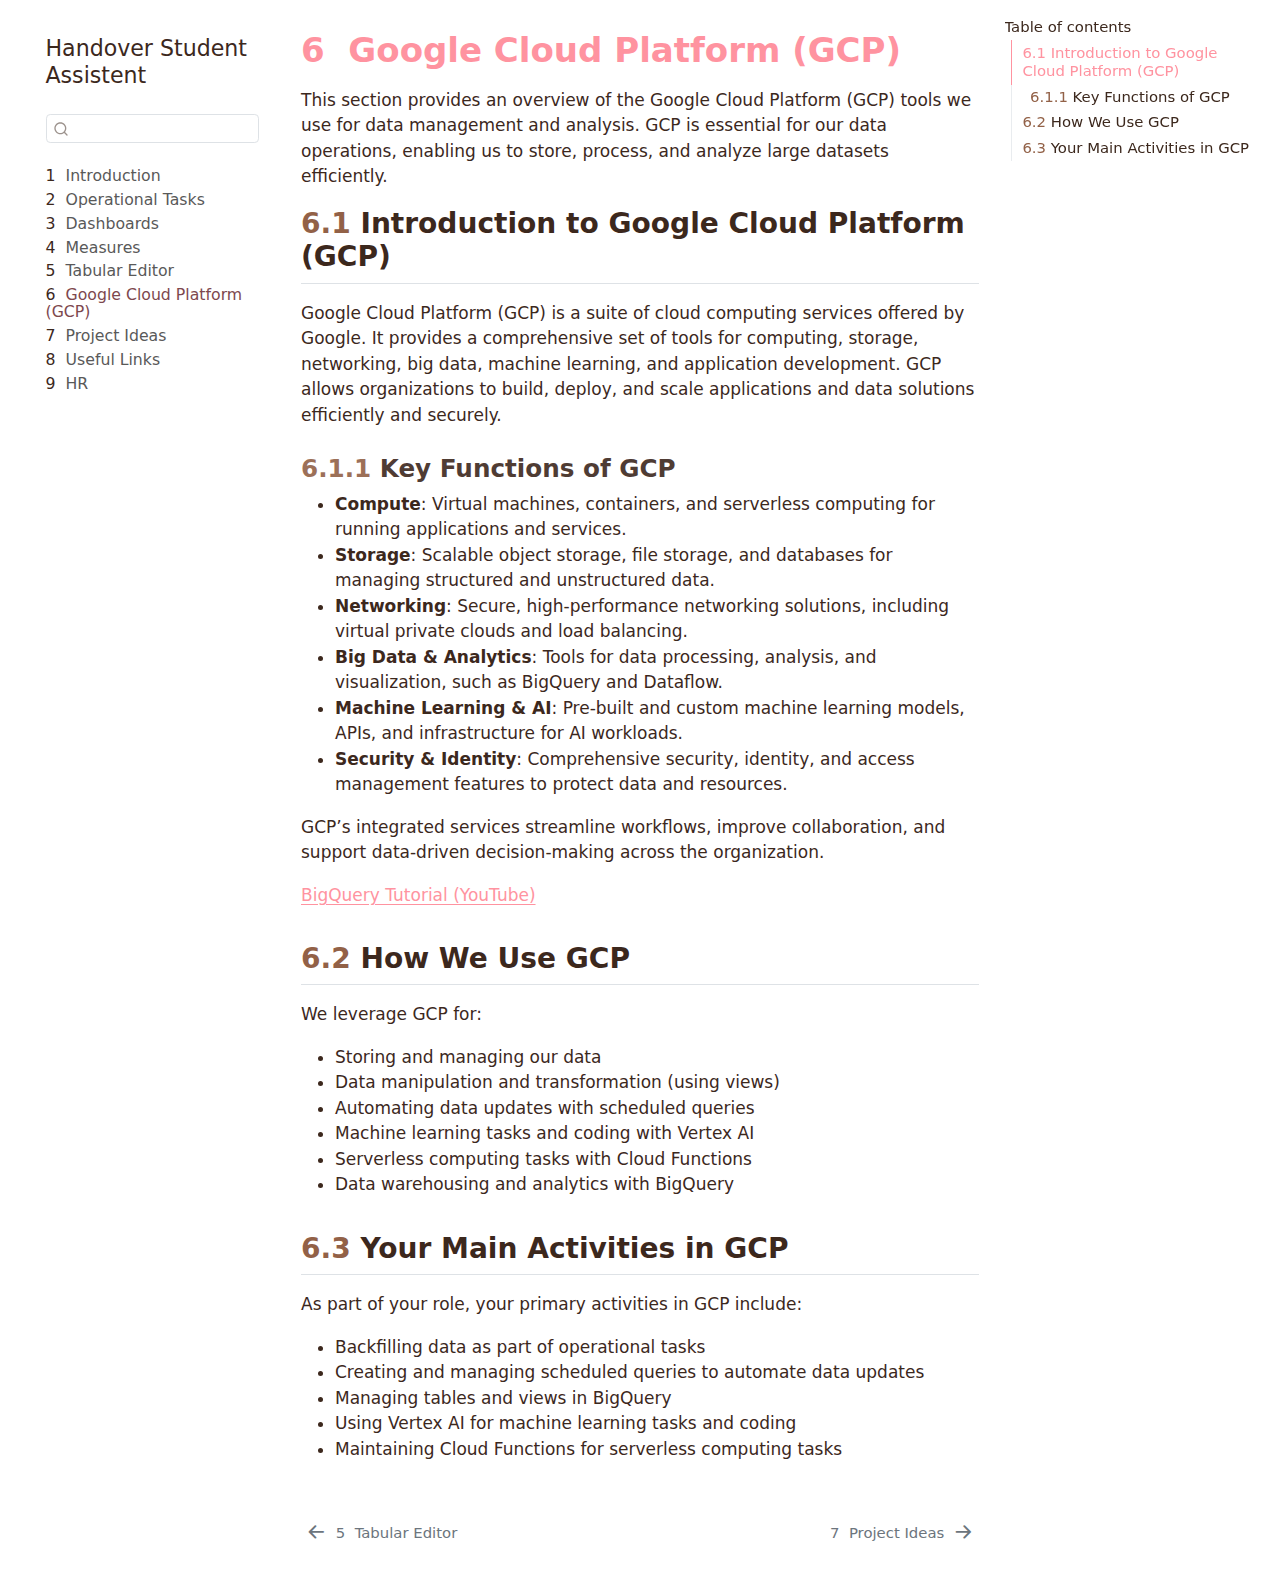
<file: _book/google_cloud_platforms.html>
<!DOCTYPE html>
<html xmlns="http://www.w3.org/1999/xhtml" lang="en" xml:lang="en"><head>

<meta charset="utf-8">
<meta name="generator" content="quarto-1.6.42">

<meta name="viewport" content="width=device-width, initial-scale=1.0, user-scalable=yes">


<title>6&nbsp; Google Cloud Platform (GCP) – Handover Student Assistent</title>
<style>
code{white-space: pre-wrap;}
span.smallcaps{font-variant: small-caps;}
div.columns{display: flex; gap: min(4vw, 1.5em);}
div.column{flex: auto; overflow-x: auto;}
div.hanging-indent{margin-left: 1.5em; text-indent: -1.5em;}
ul.task-list{list-style: none;}
ul.task-list li input[type="checkbox"] {
  width: 0.8em;
  margin: 0 0.8em 0.2em -1em; /* quarto-specific, see https://github.com/quarto-dev/quarto-cli/issues/4556 */ 
  vertical-align: middle;
}
</style>


<script src="site_libs/quarto-nav/quarto-nav.js"></script>
<script src="site_libs/quarto-nav/headroom.min.js"></script>
<script src="site_libs/clipboard/clipboard.min.js"></script>
<script src="site_libs/quarto-search/autocomplete.umd.js"></script>
<script src="site_libs/quarto-search/fuse.min.js"></script>
<script src="site_libs/quarto-search/quarto-search.js"></script>
<meta name="quarto:offset" content="./">
<link href="./project_ideas.html" rel="next">
<link href="./tabular_editor.html" rel="prev">
<script src="site_libs/quarto-html/quarto.js"></script>
<script src="site_libs/quarto-html/popper.min.js"></script>
<script src="site_libs/quarto-html/tippy.umd.min.js"></script>
<script src="site_libs/quarto-html/anchor.min.js"></script>
<link href="site_libs/quarto-html/tippy.css" rel="stylesheet">
<link href="site_libs/quarto-html/quarto-syntax-highlighting-2f5df379a58b258e96c21c0638c20c03.css" rel="stylesheet" id="quarto-text-highlighting-styles">
<script src="site_libs/bootstrap/bootstrap.min.js"></script>
<link href="site_libs/bootstrap/bootstrap-icons.css" rel="stylesheet">
<link href="site_libs/bootstrap/bootstrap-562adc6a6ba6d3f803331ca446c74a20.min.css" rel="stylesheet" append-hash="true" id="quarto-bootstrap" data-mode="light">
<script id="quarto-search-options" type="application/json">{
  "location": "sidebar",
  "copy-button": false,
  "collapse-after": 3,
  "panel-placement": "start",
  "type": "textbox",
  "limit": 50,
  "keyboard-shortcut": [
    "f",
    "/",
    "s"
  ],
  "show-item-context": false,
  "language": {
    "search-no-results-text": "No results",
    "search-matching-documents-text": "matching documents",
    "search-copy-link-title": "Copy link to search",
    "search-hide-matches-text": "Hide additional matches",
    "search-more-match-text": "more match in this document",
    "search-more-matches-text": "more matches in this document",
    "search-clear-button-title": "Clear",
    "search-text-placeholder": "",
    "search-detached-cancel-button-title": "Cancel",
    "search-submit-button-title": "Submit",
    "search-label": "Search"
  }
}</script>


<link rel="stylesheet" href="styles.css">
</head>

<body class="nav-sidebar floating">

<div id="quarto-search-results"></div>
  <header id="quarto-header" class="headroom fixed-top">
  <nav class="quarto-secondary-nav">
    <div class="container-fluid d-flex">
      <button type="button" class="quarto-btn-toggle btn" data-bs-toggle="collapse" role="button" data-bs-target=".quarto-sidebar-collapse-item" aria-controls="quarto-sidebar" aria-expanded="false" aria-label="Toggle sidebar navigation" onclick="if (window.quartoToggleHeadroom) { window.quartoToggleHeadroom(); }">
        <i class="bi bi-layout-text-sidebar-reverse"></i>
      </button>
        <nav class="quarto-page-breadcrumbs" aria-label="breadcrumb"><ol class="breadcrumb"><li class="breadcrumb-item"><a href="./google_cloud_platforms.html"><span class="chapter-number">6</span>&nbsp; <span class="chapter-title">Google Cloud Platform (GCP)</span></a></li></ol></nav>
        <a class="flex-grow-1" role="navigation" data-bs-toggle="collapse" data-bs-target=".quarto-sidebar-collapse-item" aria-controls="quarto-sidebar" aria-expanded="false" aria-label="Toggle sidebar navigation" onclick="if (window.quartoToggleHeadroom) { window.quartoToggleHeadroom(); }">      
        </a>
      <button type="button" class="btn quarto-search-button" aria-label="Search" onclick="window.quartoOpenSearch();">
        <i class="bi bi-search"></i>
      </button>
    </div>
  </nav>
</header>
<!-- content -->
<div id="quarto-content" class="quarto-container page-columns page-rows-contents page-layout-article">
<!-- sidebar -->
  <nav id="quarto-sidebar" class="sidebar collapse collapse-horizontal quarto-sidebar-collapse-item sidebar-navigation floating overflow-auto">
    <div class="pt-lg-2 mt-2 text-left sidebar-header">
    <div class="sidebar-title mb-0 py-0">
      <a href="./">Handover Student Assistent</a> 
    </div>
      </div>
        <div class="mt-2 flex-shrink-0 align-items-center">
        <div class="sidebar-search">
        <div id="quarto-search" class="" title="Search"></div>
        </div>
        </div>
    <div class="sidebar-menu-container"> 
    <ul class="list-unstyled mt-1">
        <li class="sidebar-item">
  <div class="sidebar-item-container"> 
  <a href="./index.html" class="sidebar-item-text sidebar-link">
 <span class="menu-text"><span class="chapter-number">1</span>&nbsp; <span class="chapter-title">Introduction</span></span></a>
  </div>
</li>
        <li class="sidebar-item">
  <div class="sidebar-item-container"> 
  <a href="./operational_tasks.html" class="sidebar-item-text sidebar-link">
 <span class="menu-text"><span class="chapter-number">2</span>&nbsp; <span class="chapter-title">Operational Tasks</span></span></a>
  </div>
</li>
        <li class="sidebar-item">
  <div class="sidebar-item-container"> 
  <a href="./dashboards.html" class="sidebar-item-text sidebar-link">
 <span class="menu-text"><span class="chapter-number">3</span>&nbsp; <span class="chapter-title">Dashboards</span></span></a>
  </div>
</li>
        <li class="sidebar-item">
  <div class="sidebar-item-container"> 
  <a href="./measures.html" class="sidebar-item-text sidebar-link">
 <span class="menu-text"><span class="chapter-number">4</span>&nbsp; <span class="chapter-title">Measures</span></span></a>
  </div>
</li>
        <li class="sidebar-item">
  <div class="sidebar-item-container"> 
  <a href="./tabular_editor.html" class="sidebar-item-text sidebar-link">
 <span class="menu-text"><span class="chapter-number">5</span>&nbsp; <span class="chapter-title">Tabular Editor</span></span></a>
  </div>
</li>
        <li class="sidebar-item">
  <div class="sidebar-item-container"> 
  <a href="./google_cloud_platforms.html" class="sidebar-item-text sidebar-link active">
 <span class="menu-text"><span class="chapter-number">6</span>&nbsp; <span class="chapter-title">Google Cloud Platform (GCP)</span></span></a>
  </div>
</li>
        <li class="sidebar-item">
  <div class="sidebar-item-container"> 
  <a href="./project_ideas.html" class="sidebar-item-text sidebar-link">
 <span class="menu-text"><span class="chapter-number">7</span>&nbsp; <span class="chapter-title">Project Ideas</span></span></a>
  </div>
</li>
        <li class="sidebar-item">
  <div class="sidebar-item-container"> 
  <a href="./useful_links.html" class="sidebar-item-text sidebar-link">
 <span class="menu-text"><span class="chapter-number">8</span>&nbsp; <span class="chapter-title">Useful Links</span></span></a>
  </div>
</li>
        <li class="sidebar-item">
  <div class="sidebar-item-container"> 
  <a href="./hr.html" class="sidebar-item-text sidebar-link">
 <span class="menu-text"><span class="chapter-number">9</span>&nbsp; <span class="chapter-title">HR</span></span></a>
  </div>
</li>
    </ul>
    </div>
</nav>
<div id="quarto-sidebar-glass" class="quarto-sidebar-collapse-item" data-bs-toggle="collapse" data-bs-target=".quarto-sidebar-collapse-item"></div>
<!-- margin-sidebar -->
    <div id="quarto-margin-sidebar" class="sidebar margin-sidebar">
        <nav id="TOC" role="doc-toc" class="toc-active">
    <h2 id="toc-title">Table of contents</h2>
   
  <ul>
  <li><a href="#introduction-to-google-cloud-platform-gcp" id="toc-introduction-to-google-cloud-platform-gcp" class="nav-link active" data-scroll-target="#introduction-to-google-cloud-platform-gcp"><span class="header-section-number">6.1</span> Introduction to Google Cloud Platform (GCP)</a>
  <ul class="collapse">
  <li><a href="#key-functions-of-gcp" id="toc-key-functions-of-gcp" class="nav-link" data-scroll-target="#key-functions-of-gcp"><span class="header-section-number">6.1.1</span> Key Functions of GCP</a></li>
  </ul></li>
  <li><a href="#how-we-use-gcp" id="toc-how-we-use-gcp" class="nav-link" data-scroll-target="#how-we-use-gcp"><span class="header-section-number">6.2</span> How We Use GCP</a></li>
  <li><a href="#your-main-activities-in-gcp" id="toc-your-main-activities-in-gcp" class="nav-link" data-scroll-target="#your-main-activities-in-gcp"><span class="header-section-number">6.3</span> Your Main Activities in GCP</a></li>
  </ul>
</nav>
    </div>
<!-- main -->
<main class="content" id="quarto-document-content">

<header id="title-block-header" class="quarto-title-block default">
<div class="quarto-title">
<h1 class="title"><span class="chapter-number">6</span>&nbsp; <span class="chapter-title">Google Cloud Platform (GCP)</span></h1>
</div>



<div class="quarto-title-meta">

    
  
    
  </div>
  


</header>


<p>This section provides an overview of the Google Cloud Platform (GCP) tools we use for data management and analysis. GCP is essential for our data operations, enabling us to store, process, and analyze large datasets efficiently.</p>
<section id="introduction-to-google-cloud-platform-gcp" class="level2" data-number="6.1">
<h2 data-number="6.1" class="anchored" data-anchor-id="introduction-to-google-cloud-platform-gcp"><span class="header-section-number">6.1</span> Introduction to Google Cloud Platform (GCP)</h2>
<p>Google Cloud Platform (GCP) is a suite of cloud computing services offered by Google. It provides a comprehensive set of tools for computing, storage, networking, big data, machine learning, and application development. GCP allows organizations to build, deploy, and scale applications and data solutions efficiently and securely.</p>
<section id="key-functions-of-gcp" class="level3" data-number="6.1.1">
<h3 data-number="6.1.1" class="anchored" data-anchor-id="key-functions-of-gcp"><span class="header-section-number">6.1.1</span> Key Functions of GCP</h3>
<ul>
<li><strong>Compute</strong>: Virtual machines, containers, and serverless computing for running applications and services.</li>
<li><strong>Storage</strong>: Scalable object storage, file storage, and databases for managing structured and unstructured data.</li>
<li><strong>Networking</strong>: Secure, high-performance networking solutions, including virtual private clouds and load balancing.</li>
<li><strong>Big Data &amp; Analytics</strong>: Tools for data processing, analysis, and visualization, such as BigQuery and Dataflow.</li>
<li><strong>Machine Learning &amp; AI</strong>: Pre-built and custom machine learning models, APIs, and infrastructure for AI workloads.</li>
<li><strong>Security &amp; Identity</strong>: Comprehensive security, identity, and access management features to protect data and resources.</li>
</ul>
<p>GCP’s integrated services streamline workflows, improve collaboration, and support data-driven decision-making across the organization.</p>
<p><a href="https://www.youtube.com/watch?v=MH5M2Crn6Ag&amp;pp=ygURYmlncXVlcnkgdHV0b3JpYWzSBwkJvgkBhyohjO8%3D">BigQuery Tutorial (YouTube)</a></p>
</section>
</section>
<section id="how-we-use-gcp" class="level2" data-number="6.2">
<h2 data-number="6.2" class="anchored" data-anchor-id="how-we-use-gcp"><span class="header-section-number">6.2</span> How We Use GCP</h2>
<p>We leverage GCP for:</p>
<ul>
<li>Storing and managing our data</li>
<li>Data manipulation and transformation (using views)</li>
<li>Automating data updates with scheduled queries</li>
<li>Machine learning tasks and coding with Vertex AI</li>
<li>Serverless computing tasks with Cloud Functions</li>
<li>Data warehousing and analytics with BigQuery</li>
</ul>
</section>
<section id="your-main-activities-in-gcp" class="level2" data-number="6.3">
<h2 data-number="6.3" class="anchored" data-anchor-id="your-main-activities-in-gcp"><span class="header-section-number">6.3</span> Your Main Activities in GCP</h2>
<p>As part of your role, your primary activities in GCP include:</p>
<ul>
<li>Backfilling data as part of operational tasks</li>
<li>Creating and managing scheduled queries to automate data updates</li>
<li>Managing tables and views in BigQuery</li>
<li>Using Vertex AI for machine learning tasks and coding</li>
<li>Maintaining Cloud Functions for serverless computing tasks</li>
</ul>


</section>

</main> <!-- /main -->
<script id="quarto-html-after-body" type="application/javascript">
window.document.addEventListener("DOMContentLoaded", function (event) {
  const toggleBodyColorMode = (bsSheetEl) => {
    const mode = bsSheetEl.getAttribute("data-mode");
    const bodyEl = window.document.querySelector("body");
    if (mode === "dark") {
      bodyEl.classList.add("quarto-dark");
      bodyEl.classList.remove("quarto-light");
    } else {
      bodyEl.classList.add("quarto-light");
      bodyEl.classList.remove("quarto-dark");
    }
  }
  const toggleBodyColorPrimary = () => {
    const bsSheetEl = window.document.querySelector("link#quarto-bootstrap");
    if (bsSheetEl) {
      toggleBodyColorMode(bsSheetEl);
    }
  }
  toggleBodyColorPrimary();  
  const icon = "";
  const anchorJS = new window.AnchorJS();
  anchorJS.options = {
    placement: 'right',
    icon: icon
  };
  anchorJS.add('.anchored');
  const isCodeAnnotation = (el) => {
    for (const clz of el.classList) {
      if (clz.startsWith('code-annotation-')) {                     
        return true;
      }
    }
    return false;
  }
  const onCopySuccess = function(e) {
    // button target
    const button = e.trigger;
    // don't keep focus
    button.blur();
    // flash "checked"
    button.classList.add('code-copy-button-checked');
    var currentTitle = button.getAttribute("title");
    button.setAttribute("title", "Copied!");
    let tooltip;
    if (window.bootstrap) {
      button.setAttribute("data-bs-toggle", "tooltip");
      button.setAttribute("data-bs-placement", "left");
      button.setAttribute("data-bs-title", "Copied!");
      tooltip = new bootstrap.Tooltip(button, 
        { trigger: "manual", 
          customClass: "code-copy-button-tooltip",
          offset: [0, -8]});
      tooltip.show();    
    }
    setTimeout(function() {
      if (tooltip) {
        tooltip.hide();
        button.removeAttribute("data-bs-title");
        button.removeAttribute("data-bs-toggle");
        button.removeAttribute("data-bs-placement");
      }
      button.setAttribute("title", currentTitle);
      button.classList.remove('code-copy-button-checked');
    }, 1000);
    // clear code selection
    e.clearSelection();
  }
  const getTextToCopy = function(trigger) {
      const codeEl = trigger.previousElementSibling.cloneNode(true);
      for (const childEl of codeEl.children) {
        if (isCodeAnnotation(childEl)) {
          childEl.remove();
        }
      }
      return codeEl.innerText;
  }
  const clipboard = new window.ClipboardJS('.code-copy-button:not([data-in-quarto-modal])', {
    text: getTextToCopy
  });
  clipboard.on('success', onCopySuccess);
  if (window.document.getElementById('quarto-embedded-source-code-modal')) {
    const clipboardModal = new window.ClipboardJS('.code-copy-button[data-in-quarto-modal]', {
      text: getTextToCopy,
      container: window.document.getElementById('quarto-embedded-source-code-modal')
    });
    clipboardModal.on('success', onCopySuccess);
  }
    var localhostRegex = new RegExp(/^(?:http|https):\/\/localhost\:?[0-9]*\//);
    var mailtoRegex = new RegExp(/^mailto:/);
      var filterRegex = new RegExp('/' + window.location.host + '/');
    var isInternal = (href) => {
        return filterRegex.test(href) || localhostRegex.test(href) || mailtoRegex.test(href);
    }
    // Inspect non-navigation links and adorn them if external
 	var links = window.document.querySelectorAll('a[href]:not(.nav-link):not(.navbar-brand):not(.toc-action):not(.sidebar-link):not(.sidebar-item-toggle):not(.pagination-link):not(.no-external):not([aria-hidden]):not(.dropdown-item):not(.quarto-navigation-tool):not(.about-link)');
    for (var i=0; i<links.length; i++) {
      const link = links[i];
      if (!isInternal(link.href)) {
        // undo the damage that might have been done by quarto-nav.js in the case of
        // links that we want to consider external
        if (link.dataset.originalHref !== undefined) {
          link.href = link.dataset.originalHref;
        }
      }
    }
  function tippyHover(el, contentFn, onTriggerFn, onUntriggerFn) {
    const config = {
      allowHTML: true,
      maxWidth: 500,
      delay: 100,
      arrow: false,
      appendTo: function(el) {
          return el.parentElement;
      },
      interactive: true,
      interactiveBorder: 10,
      theme: 'quarto',
      placement: 'bottom-start',
    };
    if (contentFn) {
      config.content = contentFn;
    }
    if (onTriggerFn) {
      config.onTrigger = onTriggerFn;
    }
    if (onUntriggerFn) {
      config.onUntrigger = onUntriggerFn;
    }
    window.tippy(el, config); 
  }
  const noterefs = window.document.querySelectorAll('a[role="doc-noteref"]');
  for (var i=0; i<noterefs.length; i++) {
    const ref = noterefs[i];
    tippyHover(ref, function() {
      // use id or data attribute instead here
      let href = ref.getAttribute('data-footnote-href') || ref.getAttribute('href');
      try { href = new URL(href).hash; } catch {}
      const id = href.replace(/^#\/?/, "");
      const note = window.document.getElementById(id);
      if (note) {
        return note.innerHTML;
      } else {
        return "";
      }
    });
  }
  const xrefs = window.document.querySelectorAll('a.quarto-xref');
  const processXRef = (id, note) => {
    // Strip column container classes
    const stripColumnClz = (el) => {
      el.classList.remove("page-full", "page-columns");
      if (el.children) {
        for (const child of el.children) {
          stripColumnClz(child);
        }
      }
    }
    stripColumnClz(note)
    if (id === null || id.startsWith('sec-')) {
      // Special case sections, only their first couple elements
      const container = document.createElement("div");
      if (note.children && note.children.length > 2) {
        container.appendChild(note.children[0].cloneNode(true));
        for (let i = 1; i < note.children.length; i++) {
          const child = note.children[i];
          if (child.tagName === "P" && child.innerText === "") {
            continue;
          } else {
            container.appendChild(child.cloneNode(true));
            break;
          }
        }
        if (window.Quarto?.typesetMath) {
          window.Quarto.typesetMath(container);
        }
        return container.innerHTML
      } else {
        if (window.Quarto?.typesetMath) {
          window.Quarto.typesetMath(note);
        }
        return note.innerHTML;
      }
    } else {
      // Remove any anchor links if they are present
      const anchorLink = note.querySelector('a.anchorjs-link');
      if (anchorLink) {
        anchorLink.remove();
      }
      if (window.Quarto?.typesetMath) {
        window.Quarto.typesetMath(note);
      }
      if (note.classList.contains("callout")) {
        return note.outerHTML;
      } else {
        return note.innerHTML;
      }
    }
  }
  for (var i=0; i<xrefs.length; i++) {
    const xref = xrefs[i];
    tippyHover(xref, undefined, function(instance) {
      instance.disable();
      let url = xref.getAttribute('href');
      let hash = undefined; 
      if (url.startsWith('#')) {
        hash = url;
      } else {
        try { hash = new URL(url).hash; } catch {}
      }
      if (hash) {
        const id = hash.replace(/^#\/?/, "");
        const note = window.document.getElementById(id);
        if (note !== null) {
          try {
            const html = processXRef(id, note.cloneNode(true));
            instance.setContent(html);
          } finally {
            instance.enable();
            instance.show();
          }
        } else {
          // See if we can fetch this
          fetch(url.split('#')[0])
          .then(res => res.text())
          .then(html => {
            const parser = new DOMParser();
            const htmlDoc = parser.parseFromString(html, "text/html");
            const note = htmlDoc.getElementById(id);
            if (note !== null) {
              const html = processXRef(id, note);
              instance.setContent(html);
            } 
          }).finally(() => {
            instance.enable();
            instance.show();
          });
        }
      } else {
        // See if we can fetch a full url (with no hash to target)
        // This is a special case and we should probably do some content thinning / targeting
        fetch(url)
        .then(res => res.text())
        .then(html => {
          const parser = new DOMParser();
          const htmlDoc = parser.parseFromString(html, "text/html");
          const note = htmlDoc.querySelector('main.content');
          if (note !== null) {
            // This should only happen for chapter cross references
            // (since there is no id in the URL)
            // remove the first header
            if (note.children.length > 0 && note.children[0].tagName === "HEADER") {
              note.children[0].remove();
            }
            const html = processXRef(null, note);
            instance.setContent(html);
          } 
        }).finally(() => {
          instance.enable();
          instance.show();
        });
      }
    }, function(instance) {
    });
  }
      let selectedAnnoteEl;
      const selectorForAnnotation = ( cell, annotation) => {
        let cellAttr = 'data-code-cell="' + cell + '"';
        let lineAttr = 'data-code-annotation="' +  annotation + '"';
        const selector = 'span[' + cellAttr + '][' + lineAttr + ']';
        return selector;
      }
      const selectCodeLines = (annoteEl) => {
        const doc = window.document;
        const targetCell = annoteEl.getAttribute("data-target-cell");
        const targetAnnotation = annoteEl.getAttribute("data-target-annotation");
        const annoteSpan = window.document.querySelector(selectorForAnnotation(targetCell, targetAnnotation));
        const lines = annoteSpan.getAttribute("data-code-lines").split(",");
        const lineIds = lines.map((line) => {
          return targetCell + "-" + line;
        })
        let top = null;
        let height = null;
        let parent = null;
        if (lineIds.length > 0) {
            //compute the position of the single el (top and bottom and make a div)
            const el = window.document.getElementById(lineIds[0]);
            top = el.offsetTop;
            height = el.offsetHeight;
            parent = el.parentElement.parentElement;
          if (lineIds.length > 1) {
            const lastEl = window.document.getElementById(lineIds[lineIds.length - 1]);
            const bottom = lastEl.offsetTop + lastEl.offsetHeight;
            height = bottom - top;
          }
          if (top !== null && height !== null && parent !== null) {
            // cook up a div (if necessary) and position it 
            let div = window.document.getElementById("code-annotation-line-highlight");
            if (div === null) {
              div = window.document.createElement("div");
              div.setAttribute("id", "code-annotation-line-highlight");
              div.style.position = 'absolute';
              parent.appendChild(div);
            }
            div.style.top = top - 2 + "px";
            div.style.height = height + 4 + "px";
            div.style.left = 0;
            let gutterDiv = window.document.getElementById("code-annotation-line-highlight-gutter");
            if (gutterDiv === null) {
              gutterDiv = window.document.createElement("div");
              gutterDiv.setAttribute("id", "code-annotation-line-highlight-gutter");
              gutterDiv.style.position = 'absolute';
              const codeCell = window.document.getElementById(targetCell);
              const gutter = codeCell.querySelector('.code-annotation-gutter');
              gutter.appendChild(gutterDiv);
            }
            gutterDiv.style.top = top - 2 + "px";
            gutterDiv.style.height = height + 4 + "px";
          }
          selectedAnnoteEl = annoteEl;
        }
      };
      const unselectCodeLines = () => {
        const elementsIds = ["code-annotation-line-highlight", "code-annotation-line-highlight-gutter"];
        elementsIds.forEach((elId) => {
          const div = window.document.getElementById(elId);
          if (div) {
            div.remove();
          }
        });
        selectedAnnoteEl = undefined;
      };
        // Handle positioning of the toggle
    window.addEventListener(
      "resize",
      throttle(() => {
        elRect = undefined;
        if (selectedAnnoteEl) {
          selectCodeLines(selectedAnnoteEl);
        }
      }, 10)
    );
    function throttle(fn, ms) {
    let throttle = false;
    let timer;
      return (...args) => {
        if(!throttle) { // first call gets through
            fn.apply(this, args);
            throttle = true;
        } else { // all the others get throttled
            if(timer) clearTimeout(timer); // cancel #2
            timer = setTimeout(() => {
              fn.apply(this, args);
              timer = throttle = false;
            }, ms);
        }
      };
    }
      // Attach click handler to the DT
      const annoteDls = window.document.querySelectorAll('dt[data-target-cell]');
      for (const annoteDlNode of annoteDls) {
        annoteDlNode.addEventListener('click', (event) => {
          const clickedEl = event.target;
          if (clickedEl !== selectedAnnoteEl) {
            unselectCodeLines();
            const activeEl = window.document.querySelector('dt[data-target-cell].code-annotation-active');
            if (activeEl) {
              activeEl.classList.remove('code-annotation-active');
            }
            selectCodeLines(clickedEl);
            clickedEl.classList.add('code-annotation-active');
          } else {
            // Unselect the line
            unselectCodeLines();
            clickedEl.classList.remove('code-annotation-active');
          }
        });
      }
  const findCites = (el) => {
    const parentEl = el.parentElement;
    if (parentEl) {
      const cites = parentEl.dataset.cites;
      if (cites) {
        return {
          el,
          cites: cites.split(' ')
        };
      } else {
        return findCites(el.parentElement)
      }
    } else {
      return undefined;
    }
  };
  var bibliorefs = window.document.querySelectorAll('a[role="doc-biblioref"]');
  for (var i=0; i<bibliorefs.length; i++) {
    const ref = bibliorefs[i];
    const citeInfo = findCites(ref);
    if (citeInfo) {
      tippyHover(citeInfo.el, function() {
        var popup = window.document.createElement('div');
        citeInfo.cites.forEach(function(cite) {
          var citeDiv = window.document.createElement('div');
          citeDiv.classList.add('hanging-indent');
          citeDiv.classList.add('csl-entry');
          var biblioDiv = window.document.getElementById('ref-' + cite);
          if (biblioDiv) {
            citeDiv.innerHTML = biblioDiv.innerHTML;
          }
          popup.appendChild(citeDiv);
        });
        return popup.innerHTML;
      });
    }
  }
});
</script>
<nav class="page-navigation">
  <div class="nav-page nav-page-previous">
      <a href="./tabular_editor.html" class="pagination-link" aria-label="Tabular Editor">
        <i class="bi bi-arrow-left-short"></i> <span class="nav-page-text"><span class="chapter-number">5</span>&nbsp; <span class="chapter-title">Tabular Editor</span></span>
      </a>          
  </div>
  <div class="nav-page nav-page-next">
      <a href="./project_ideas.html" class="pagination-link" aria-label="Project Ideas">
        <span class="nav-page-text"><span class="chapter-number">7</span>&nbsp; <span class="chapter-title">Project Ideas</span></span> <i class="bi bi-arrow-right-short"></i>
      </a>
  </div>
</nav>
</div> <!-- /content -->




</body></html>
</file>
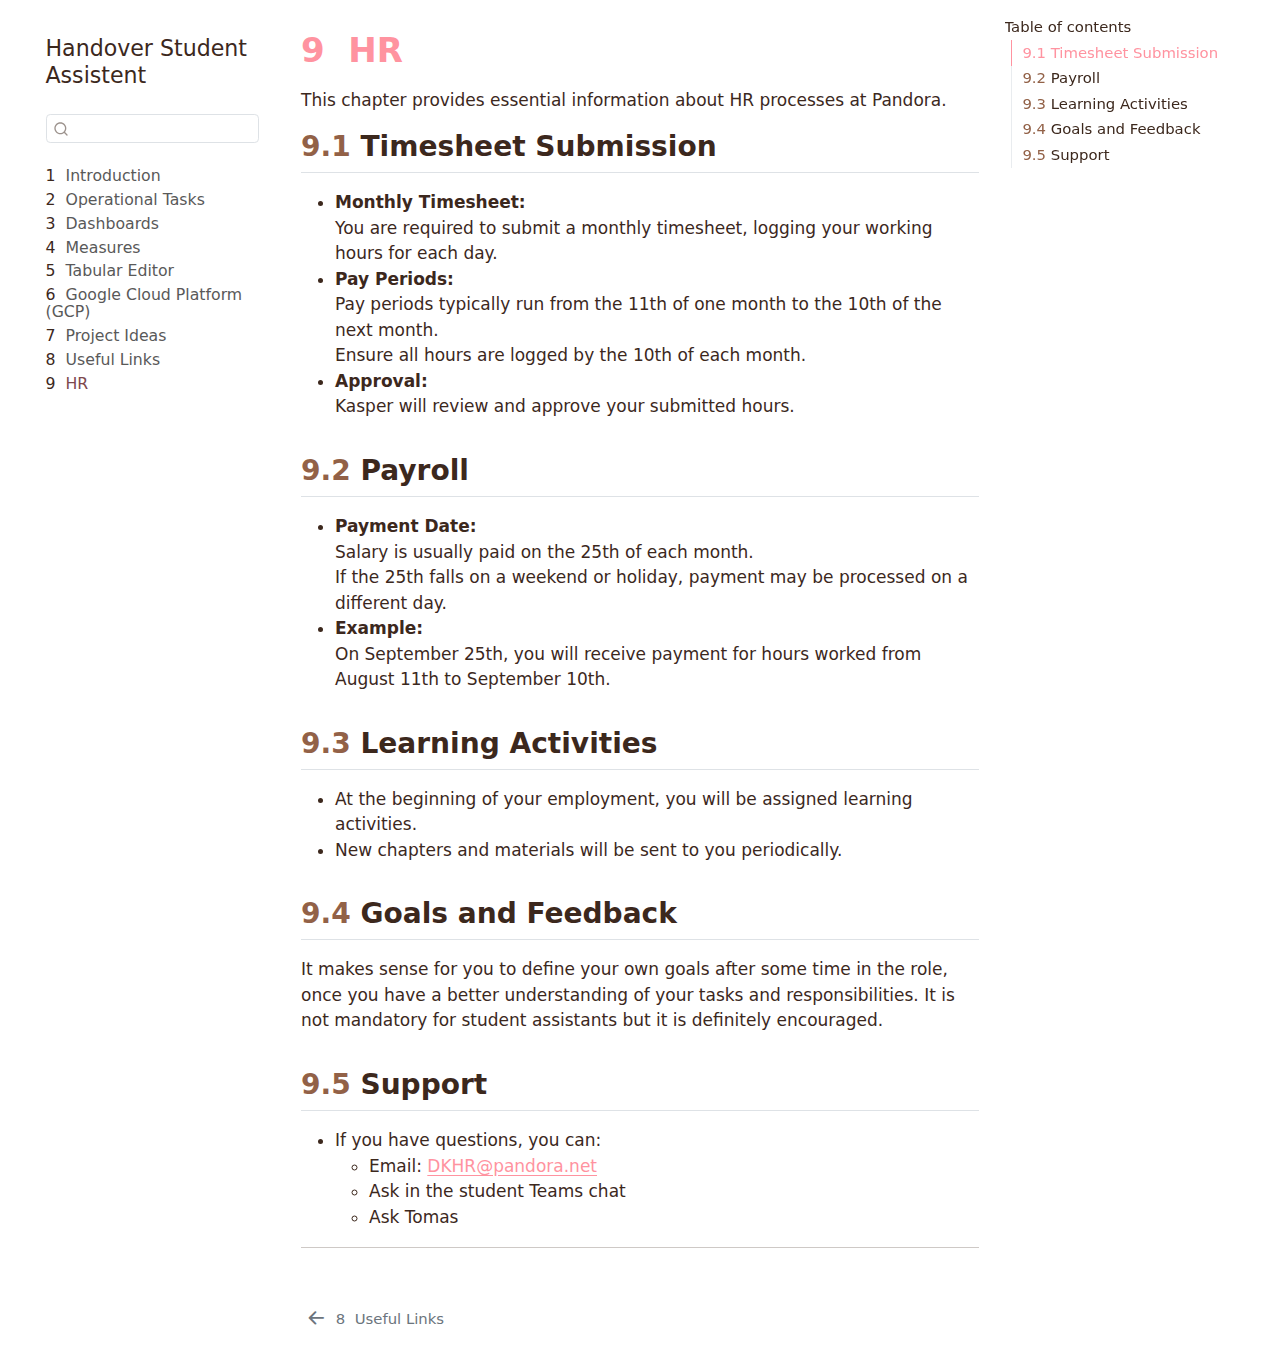
<file: _book/hr.html>
<!DOCTYPE html>
<html xmlns="http://www.w3.org/1999/xhtml" lang="en" xml:lang="en"><head>

<meta charset="utf-8">
<meta name="generator" content="quarto-1.6.42">

<meta name="viewport" content="width=device-width, initial-scale=1.0, user-scalable=yes">


<title>9&nbsp; HR – Handover Student Assistent</title>
<style>
code{white-space: pre-wrap;}
span.smallcaps{font-variant: small-caps;}
div.columns{display: flex; gap: min(4vw, 1.5em);}
div.column{flex: auto; overflow-x: auto;}
div.hanging-indent{margin-left: 1.5em; text-indent: -1.5em;}
ul.task-list{list-style: none;}
ul.task-list li input[type="checkbox"] {
  width: 0.8em;
  margin: 0 0.8em 0.2em -1em; /* quarto-specific, see https://github.com/quarto-dev/quarto-cli/issues/4556 */ 
  vertical-align: middle;
}
</style>


<script src="site_libs/quarto-nav/quarto-nav.js"></script>
<script src="site_libs/quarto-nav/headroom.min.js"></script>
<script src="site_libs/clipboard/clipboard.min.js"></script>
<script src="site_libs/quarto-search/autocomplete.umd.js"></script>
<script src="site_libs/quarto-search/fuse.min.js"></script>
<script src="site_libs/quarto-search/quarto-search.js"></script>
<meta name="quarto:offset" content="./">
<link href="./useful_links.html" rel="prev">
<script src="site_libs/quarto-html/quarto.js"></script>
<script src="site_libs/quarto-html/popper.min.js"></script>
<script src="site_libs/quarto-html/tippy.umd.min.js"></script>
<script src="site_libs/quarto-html/anchor.min.js"></script>
<link href="site_libs/quarto-html/tippy.css" rel="stylesheet">
<link href="site_libs/quarto-html/quarto-syntax-highlighting-2f5df379a58b258e96c21c0638c20c03.css" rel="stylesheet" id="quarto-text-highlighting-styles">
<script src="site_libs/bootstrap/bootstrap.min.js"></script>
<link href="site_libs/bootstrap/bootstrap-icons.css" rel="stylesheet">
<link href="site_libs/bootstrap/bootstrap-562adc6a6ba6d3f803331ca446c74a20.min.css" rel="stylesheet" append-hash="true" id="quarto-bootstrap" data-mode="light">
<script id="quarto-search-options" type="application/json">{
  "location": "sidebar",
  "copy-button": false,
  "collapse-after": 3,
  "panel-placement": "start",
  "type": "textbox",
  "limit": 50,
  "keyboard-shortcut": [
    "f",
    "/",
    "s"
  ],
  "show-item-context": false,
  "language": {
    "search-no-results-text": "No results",
    "search-matching-documents-text": "matching documents",
    "search-copy-link-title": "Copy link to search",
    "search-hide-matches-text": "Hide additional matches",
    "search-more-match-text": "more match in this document",
    "search-more-matches-text": "more matches in this document",
    "search-clear-button-title": "Clear",
    "search-text-placeholder": "",
    "search-detached-cancel-button-title": "Cancel",
    "search-submit-button-title": "Submit",
    "search-label": "Search"
  }
}</script>


<link rel="stylesheet" href="styles.css">
</head>

<body class="nav-sidebar floating">

<div id="quarto-search-results"></div>
  <header id="quarto-header" class="headroom fixed-top">
  <nav class="quarto-secondary-nav">
    <div class="container-fluid d-flex">
      <button type="button" class="quarto-btn-toggle btn" data-bs-toggle="collapse" role="button" data-bs-target=".quarto-sidebar-collapse-item" aria-controls="quarto-sidebar" aria-expanded="false" aria-label="Toggle sidebar navigation" onclick="if (window.quartoToggleHeadroom) { window.quartoToggleHeadroom(); }">
        <i class="bi bi-layout-text-sidebar-reverse"></i>
      </button>
        <nav class="quarto-page-breadcrumbs" aria-label="breadcrumb"><ol class="breadcrumb"><li class="breadcrumb-item"><a href="./hr.html"><span class="chapter-number">9</span>&nbsp; <span class="chapter-title">HR</span></a></li></ol></nav>
        <a class="flex-grow-1" role="navigation" data-bs-toggle="collapse" data-bs-target=".quarto-sidebar-collapse-item" aria-controls="quarto-sidebar" aria-expanded="false" aria-label="Toggle sidebar navigation" onclick="if (window.quartoToggleHeadroom) { window.quartoToggleHeadroom(); }">      
        </a>
      <button type="button" class="btn quarto-search-button" aria-label="Search" onclick="window.quartoOpenSearch();">
        <i class="bi bi-search"></i>
      </button>
    </div>
  </nav>
</header>
<!-- content -->
<div id="quarto-content" class="quarto-container page-columns page-rows-contents page-layout-article">
<!-- sidebar -->
  <nav id="quarto-sidebar" class="sidebar collapse collapse-horizontal quarto-sidebar-collapse-item sidebar-navigation floating overflow-auto">
    <div class="pt-lg-2 mt-2 text-left sidebar-header">
    <div class="sidebar-title mb-0 py-0">
      <a href="./">Handover Student Assistent</a> 
    </div>
      </div>
        <div class="mt-2 flex-shrink-0 align-items-center">
        <div class="sidebar-search">
        <div id="quarto-search" class="" title="Search"></div>
        </div>
        </div>
    <div class="sidebar-menu-container"> 
    <ul class="list-unstyled mt-1">
        <li class="sidebar-item">
  <div class="sidebar-item-container"> 
  <a href="./index.html" class="sidebar-item-text sidebar-link">
 <span class="menu-text"><span class="chapter-number">1</span>&nbsp; <span class="chapter-title">Introduction</span></span></a>
  </div>
</li>
        <li class="sidebar-item">
  <div class="sidebar-item-container"> 
  <a href="./operational_tasks.html" class="sidebar-item-text sidebar-link">
 <span class="menu-text"><span class="chapter-number">2</span>&nbsp; <span class="chapter-title">Operational Tasks</span></span></a>
  </div>
</li>
        <li class="sidebar-item">
  <div class="sidebar-item-container"> 
  <a href="./dashboards.html" class="sidebar-item-text sidebar-link">
 <span class="menu-text"><span class="chapter-number">3</span>&nbsp; <span class="chapter-title">Dashboards</span></span></a>
  </div>
</li>
        <li class="sidebar-item">
  <div class="sidebar-item-container"> 
  <a href="./measures.html" class="sidebar-item-text sidebar-link">
 <span class="menu-text"><span class="chapter-number">4</span>&nbsp; <span class="chapter-title">Measures</span></span></a>
  </div>
</li>
        <li class="sidebar-item">
  <div class="sidebar-item-container"> 
  <a href="./tabular_editor.html" class="sidebar-item-text sidebar-link">
 <span class="menu-text"><span class="chapter-number">5</span>&nbsp; <span class="chapter-title">Tabular Editor</span></span></a>
  </div>
</li>
        <li class="sidebar-item">
  <div class="sidebar-item-container"> 
  <a href="./google_cloud_platforms.html" class="sidebar-item-text sidebar-link">
 <span class="menu-text"><span class="chapter-number">6</span>&nbsp; <span class="chapter-title">Google Cloud Platform (GCP)</span></span></a>
  </div>
</li>
        <li class="sidebar-item">
  <div class="sidebar-item-container"> 
  <a href="./project_ideas.html" class="sidebar-item-text sidebar-link">
 <span class="menu-text"><span class="chapter-number">7</span>&nbsp; <span class="chapter-title">Project Ideas</span></span></a>
  </div>
</li>
        <li class="sidebar-item">
  <div class="sidebar-item-container"> 
  <a href="./useful_links.html" class="sidebar-item-text sidebar-link">
 <span class="menu-text"><span class="chapter-number">8</span>&nbsp; <span class="chapter-title">Useful Links</span></span></a>
  </div>
</li>
        <li class="sidebar-item">
  <div class="sidebar-item-container"> 
  <a href="./hr.html" class="sidebar-item-text sidebar-link active">
 <span class="menu-text"><span class="chapter-number">9</span>&nbsp; <span class="chapter-title">HR</span></span></a>
  </div>
</li>
    </ul>
    </div>
</nav>
<div id="quarto-sidebar-glass" class="quarto-sidebar-collapse-item" data-bs-toggle="collapse" data-bs-target=".quarto-sidebar-collapse-item"></div>
<!-- margin-sidebar -->
    <div id="quarto-margin-sidebar" class="sidebar margin-sidebar">
        <nav id="TOC" role="doc-toc" class="toc-active">
    <h2 id="toc-title">Table of contents</h2>
   
  <ul>
  <li><a href="#timesheet-submission" id="toc-timesheet-submission" class="nav-link active" data-scroll-target="#timesheet-submission"><span class="header-section-number">9.1</span> Timesheet Submission</a></li>
  <li><a href="#payroll" id="toc-payroll" class="nav-link" data-scroll-target="#payroll"><span class="header-section-number">9.2</span> Payroll</a></li>
  <li><a href="#learning-activities" id="toc-learning-activities" class="nav-link" data-scroll-target="#learning-activities"><span class="header-section-number">9.3</span> Learning Activities</a></li>
  <li><a href="#goals-and-feedback" id="toc-goals-and-feedback" class="nav-link" data-scroll-target="#goals-and-feedback"><span class="header-section-number">9.4</span> Goals and Feedback</a></li>
  <li><a href="#support" id="toc-support" class="nav-link" data-scroll-target="#support"><span class="header-section-number">9.5</span> Support</a></li>
  </ul>
</nav>
    </div>
<!-- main -->
<main class="content" id="quarto-document-content">

<header id="title-block-header" class="quarto-title-block default">
<div class="quarto-title">
<h1 class="title"><span class="chapter-number">9</span>&nbsp; <span class="chapter-title">HR</span></h1>
</div>



<div class="quarto-title-meta">

    
  
    
  </div>
  


</header>


<p>This chapter provides essential information about HR processes at Pandora.</p>
<section id="timesheet-submission" class="level2" data-number="9.1">
<h2 data-number="9.1" class="anchored" data-anchor-id="timesheet-submission"><span class="header-section-number">9.1</span> Timesheet Submission</h2>
<ul>
<li><strong>Monthly Timesheet:</strong><br>
You are required to submit a monthly timesheet, logging your working hours for each day.</li>
<li><strong>Pay Periods:</strong><br>
Pay periods typically run from the 11th of one month to the 10th of the next month.<br>
Ensure all hours are logged by the 10th of each month.</li>
<li><strong>Approval:</strong><br>
Kasper will review and approve your submitted hours.</li>
</ul>
</section>
<section id="payroll" class="level2" data-number="9.2">
<h2 data-number="9.2" class="anchored" data-anchor-id="payroll"><span class="header-section-number">9.2</span> Payroll</h2>
<ul>
<li><strong>Payment Date:</strong><br>
Salary is usually paid on the 25th of each month.<br>
If the 25th falls on a weekend or holiday, payment may be processed on a different day.</li>
<li><strong>Example:</strong><br>
On September 25th, you will receive payment for hours worked from August 11th to September 10th.</li>
</ul>
</section>
<section id="learning-activities" class="level2" data-number="9.3">
<h2 data-number="9.3" class="anchored" data-anchor-id="learning-activities"><span class="header-section-number">9.3</span> Learning Activities</h2>
<ul>
<li>At the beginning of your employment, you will be assigned learning activities.</li>
<li>New chapters and materials will be sent to you periodically.</li>
</ul>
</section>
<section id="goals-and-feedback" class="level2" data-number="9.4">
<h2 data-number="9.4" class="anchored" data-anchor-id="goals-and-feedback"><span class="header-section-number">9.4</span> Goals and Feedback</h2>
<p>It makes sense for you to define your own goals after some time in the role, once you have a better understanding of your tasks and responsibilities. It is not mandatory for student assistants but it is definitely encouraged.</p>
</section>
<section id="support" class="level2" data-number="9.5">
<h2 data-number="9.5" class="anchored" data-anchor-id="support"><span class="header-section-number">9.5</span> Support</h2>
<ul>
<li>If you have questions, you can:
<ul>
<li>Email: <a href="mailto:DKHR@pandora.net">DKHR@pandora.net</a></li>
<li>Ask in the student Teams chat</li>
<li>Ask Tomas</li>
</ul></li>
</ul>
<hr>


</section>

</main> <!-- /main -->
<script id="quarto-html-after-body" type="application/javascript">
window.document.addEventListener("DOMContentLoaded", function (event) {
  const toggleBodyColorMode = (bsSheetEl) => {
    const mode = bsSheetEl.getAttribute("data-mode");
    const bodyEl = window.document.querySelector("body");
    if (mode === "dark") {
      bodyEl.classList.add("quarto-dark");
      bodyEl.classList.remove("quarto-light");
    } else {
      bodyEl.classList.add("quarto-light");
      bodyEl.classList.remove("quarto-dark");
    }
  }
  const toggleBodyColorPrimary = () => {
    const bsSheetEl = window.document.querySelector("link#quarto-bootstrap");
    if (bsSheetEl) {
      toggleBodyColorMode(bsSheetEl);
    }
  }
  toggleBodyColorPrimary();  
  const icon = "";
  const anchorJS = new window.AnchorJS();
  anchorJS.options = {
    placement: 'right',
    icon: icon
  };
  anchorJS.add('.anchored');
  const isCodeAnnotation = (el) => {
    for (const clz of el.classList) {
      if (clz.startsWith('code-annotation-')) {                     
        return true;
      }
    }
    return false;
  }
  const onCopySuccess = function(e) {
    // button target
    const button = e.trigger;
    // don't keep focus
    button.blur();
    // flash "checked"
    button.classList.add('code-copy-button-checked');
    var currentTitle = button.getAttribute("title");
    button.setAttribute("title", "Copied!");
    let tooltip;
    if (window.bootstrap) {
      button.setAttribute("data-bs-toggle", "tooltip");
      button.setAttribute("data-bs-placement", "left");
      button.setAttribute("data-bs-title", "Copied!");
      tooltip = new bootstrap.Tooltip(button, 
        { trigger: "manual", 
          customClass: "code-copy-button-tooltip",
          offset: [0, -8]});
      tooltip.show();    
    }
    setTimeout(function() {
      if (tooltip) {
        tooltip.hide();
        button.removeAttribute("data-bs-title");
        button.removeAttribute("data-bs-toggle");
        button.removeAttribute("data-bs-placement");
      }
      button.setAttribute("title", currentTitle);
      button.classList.remove('code-copy-button-checked');
    }, 1000);
    // clear code selection
    e.clearSelection();
  }
  const getTextToCopy = function(trigger) {
      const codeEl = trigger.previousElementSibling.cloneNode(true);
      for (const childEl of codeEl.children) {
        if (isCodeAnnotation(childEl)) {
          childEl.remove();
        }
      }
      return codeEl.innerText;
  }
  const clipboard = new window.ClipboardJS('.code-copy-button:not([data-in-quarto-modal])', {
    text: getTextToCopy
  });
  clipboard.on('success', onCopySuccess);
  if (window.document.getElementById('quarto-embedded-source-code-modal')) {
    const clipboardModal = new window.ClipboardJS('.code-copy-button[data-in-quarto-modal]', {
      text: getTextToCopy,
      container: window.document.getElementById('quarto-embedded-source-code-modal')
    });
    clipboardModal.on('success', onCopySuccess);
  }
    var localhostRegex = new RegExp(/^(?:http|https):\/\/localhost\:?[0-9]*\//);
    var mailtoRegex = new RegExp(/^mailto:/);
      var filterRegex = new RegExp('/' + window.location.host + '/');
    var isInternal = (href) => {
        return filterRegex.test(href) || localhostRegex.test(href) || mailtoRegex.test(href);
    }
    // Inspect non-navigation links and adorn them if external
 	var links = window.document.querySelectorAll('a[href]:not(.nav-link):not(.navbar-brand):not(.toc-action):not(.sidebar-link):not(.sidebar-item-toggle):not(.pagination-link):not(.no-external):not([aria-hidden]):not(.dropdown-item):not(.quarto-navigation-tool):not(.about-link)');
    for (var i=0; i<links.length; i++) {
      const link = links[i];
      if (!isInternal(link.href)) {
        // undo the damage that might have been done by quarto-nav.js in the case of
        // links that we want to consider external
        if (link.dataset.originalHref !== undefined) {
          link.href = link.dataset.originalHref;
        }
      }
    }
  function tippyHover(el, contentFn, onTriggerFn, onUntriggerFn) {
    const config = {
      allowHTML: true,
      maxWidth: 500,
      delay: 100,
      arrow: false,
      appendTo: function(el) {
          return el.parentElement;
      },
      interactive: true,
      interactiveBorder: 10,
      theme: 'quarto',
      placement: 'bottom-start',
    };
    if (contentFn) {
      config.content = contentFn;
    }
    if (onTriggerFn) {
      config.onTrigger = onTriggerFn;
    }
    if (onUntriggerFn) {
      config.onUntrigger = onUntriggerFn;
    }
    window.tippy(el, config); 
  }
  const noterefs = window.document.querySelectorAll('a[role="doc-noteref"]');
  for (var i=0; i<noterefs.length; i++) {
    const ref = noterefs[i];
    tippyHover(ref, function() {
      // use id or data attribute instead here
      let href = ref.getAttribute('data-footnote-href') || ref.getAttribute('href');
      try { href = new URL(href).hash; } catch {}
      const id = href.replace(/^#\/?/, "");
      const note = window.document.getElementById(id);
      if (note) {
        return note.innerHTML;
      } else {
        return "";
      }
    });
  }
  const xrefs = window.document.querySelectorAll('a.quarto-xref');
  const processXRef = (id, note) => {
    // Strip column container classes
    const stripColumnClz = (el) => {
      el.classList.remove("page-full", "page-columns");
      if (el.children) {
        for (const child of el.children) {
          stripColumnClz(child);
        }
      }
    }
    stripColumnClz(note)
    if (id === null || id.startsWith('sec-')) {
      // Special case sections, only their first couple elements
      const container = document.createElement("div");
      if (note.children && note.children.length > 2) {
        container.appendChild(note.children[0].cloneNode(true));
        for (let i = 1; i < note.children.length; i++) {
          const child = note.children[i];
          if (child.tagName === "P" && child.innerText === "") {
            continue;
          } else {
            container.appendChild(child.cloneNode(true));
            break;
          }
        }
        if (window.Quarto?.typesetMath) {
          window.Quarto.typesetMath(container);
        }
        return container.innerHTML
      } else {
        if (window.Quarto?.typesetMath) {
          window.Quarto.typesetMath(note);
        }
        return note.innerHTML;
      }
    } else {
      // Remove any anchor links if they are present
      const anchorLink = note.querySelector('a.anchorjs-link');
      if (anchorLink) {
        anchorLink.remove();
      }
      if (window.Quarto?.typesetMath) {
        window.Quarto.typesetMath(note);
      }
      if (note.classList.contains("callout")) {
        return note.outerHTML;
      } else {
        return note.innerHTML;
      }
    }
  }
  for (var i=0; i<xrefs.length; i++) {
    const xref = xrefs[i];
    tippyHover(xref, undefined, function(instance) {
      instance.disable();
      let url = xref.getAttribute('href');
      let hash = undefined; 
      if (url.startsWith('#')) {
        hash = url;
      } else {
        try { hash = new URL(url).hash; } catch {}
      }
      if (hash) {
        const id = hash.replace(/^#\/?/, "");
        const note = window.document.getElementById(id);
        if (note !== null) {
          try {
            const html = processXRef(id, note.cloneNode(true));
            instance.setContent(html);
          } finally {
            instance.enable();
            instance.show();
          }
        } else {
          // See if we can fetch this
          fetch(url.split('#')[0])
          .then(res => res.text())
          .then(html => {
            const parser = new DOMParser();
            const htmlDoc = parser.parseFromString(html, "text/html");
            const note = htmlDoc.getElementById(id);
            if (note !== null) {
              const html = processXRef(id, note);
              instance.setContent(html);
            } 
          }).finally(() => {
            instance.enable();
            instance.show();
          });
        }
      } else {
        // See if we can fetch a full url (with no hash to target)
        // This is a special case and we should probably do some content thinning / targeting
        fetch(url)
        .then(res => res.text())
        .then(html => {
          const parser = new DOMParser();
          const htmlDoc = parser.parseFromString(html, "text/html");
          const note = htmlDoc.querySelector('main.content');
          if (note !== null) {
            // This should only happen for chapter cross references
            // (since there is no id in the URL)
            // remove the first header
            if (note.children.length > 0 && note.children[0].tagName === "HEADER") {
              note.children[0].remove();
            }
            const html = processXRef(null, note);
            instance.setContent(html);
          } 
        }).finally(() => {
          instance.enable();
          instance.show();
        });
      }
    }, function(instance) {
    });
  }
      let selectedAnnoteEl;
      const selectorForAnnotation = ( cell, annotation) => {
        let cellAttr = 'data-code-cell="' + cell + '"';
        let lineAttr = 'data-code-annotation="' +  annotation + '"';
        const selector = 'span[' + cellAttr + '][' + lineAttr + ']';
        return selector;
      }
      const selectCodeLines = (annoteEl) => {
        const doc = window.document;
        const targetCell = annoteEl.getAttribute("data-target-cell");
        const targetAnnotation = annoteEl.getAttribute("data-target-annotation");
        const annoteSpan = window.document.querySelector(selectorForAnnotation(targetCell, targetAnnotation));
        const lines = annoteSpan.getAttribute("data-code-lines").split(",");
        const lineIds = lines.map((line) => {
          return targetCell + "-" + line;
        })
        let top = null;
        let height = null;
        let parent = null;
        if (lineIds.length > 0) {
            //compute the position of the single el (top and bottom and make a div)
            const el = window.document.getElementById(lineIds[0]);
            top = el.offsetTop;
            height = el.offsetHeight;
            parent = el.parentElement.parentElement;
          if (lineIds.length > 1) {
            const lastEl = window.document.getElementById(lineIds[lineIds.length - 1]);
            const bottom = lastEl.offsetTop + lastEl.offsetHeight;
            height = bottom - top;
          }
          if (top !== null && height !== null && parent !== null) {
            // cook up a div (if necessary) and position it 
            let div = window.document.getElementById("code-annotation-line-highlight");
            if (div === null) {
              div = window.document.createElement("div");
              div.setAttribute("id", "code-annotation-line-highlight");
              div.style.position = 'absolute';
              parent.appendChild(div);
            }
            div.style.top = top - 2 + "px";
            div.style.height = height + 4 + "px";
            div.style.left = 0;
            let gutterDiv = window.document.getElementById("code-annotation-line-highlight-gutter");
            if (gutterDiv === null) {
              gutterDiv = window.document.createElement("div");
              gutterDiv.setAttribute("id", "code-annotation-line-highlight-gutter");
              gutterDiv.style.position = 'absolute';
              const codeCell = window.document.getElementById(targetCell);
              const gutter = codeCell.querySelector('.code-annotation-gutter');
              gutter.appendChild(gutterDiv);
            }
            gutterDiv.style.top = top - 2 + "px";
            gutterDiv.style.height = height + 4 + "px";
          }
          selectedAnnoteEl = annoteEl;
        }
      };
      const unselectCodeLines = () => {
        const elementsIds = ["code-annotation-line-highlight", "code-annotation-line-highlight-gutter"];
        elementsIds.forEach((elId) => {
          const div = window.document.getElementById(elId);
          if (div) {
            div.remove();
          }
        });
        selectedAnnoteEl = undefined;
      };
        // Handle positioning of the toggle
    window.addEventListener(
      "resize",
      throttle(() => {
        elRect = undefined;
        if (selectedAnnoteEl) {
          selectCodeLines(selectedAnnoteEl);
        }
      }, 10)
    );
    function throttle(fn, ms) {
    let throttle = false;
    let timer;
      return (...args) => {
        if(!throttle) { // first call gets through
            fn.apply(this, args);
            throttle = true;
        } else { // all the others get throttled
            if(timer) clearTimeout(timer); // cancel #2
            timer = setTimeout(() => {
              fn.apply(this, args);
              timer = throttle = false;
            }, ms);
        }
      };
    }
      // Attach click handler to the DT
      const annoteDls = window.document.querySelectorAll('dt[data-target-cell]');
      for (const annoteDlNode of annoteDls) {
        annoteDlNode.addEventListener('click', (event) => {
          const clickedEl = event.target;
          if (clickedEl !== selectedAnnoteEl) {
            unselectCodeLines();
            const activeEl = window.document.querySelector('dt[data-target-cell].code-annotation-active');
            if (activeEl) {
              activeEl.classList.remove('code-annotation-active');
            }
            selectCodeLines(clickedEl);
            clickedEl.classList.add('code-annotation-active');
          } else {
            // Unselect the line
            unselectCodeLines();
            clickedEl.classList.remove('code-annotation-active');
          }
        });
      }
  const findCites = (el) => {
    const parentEl = el.parentElement;
    if (parentEl) {
      const cites = parentEl.dataset.cites;
      if (cites) {
        return {
          el,
          cites: cites.split(' ')
        };
      } else {
        return findCites(el.parentElement)
      }
    } else {
      return undefined;
    }
  };
  var bibliorefs = window.document.querySelectorAll('a[role="doc-biblioref"]');
  for (var i=0; i<bibliorefs.length; i++) {
    const ref = bibliorefs[i];
    const citeInfo = findCites(ref);
    if (citeInfo) {
      tippyHover(citeInfo.el, function() {
        var popup = window.document.createElement('div');
        citeInfo.cites.forEach(function(cite) {
          var citeDiv = window.document.createElement('div');
          citeDiv.classList.add('hanging-indent');
          citeDiv.classList.add('csl-entry');
          var biblioDiv = window.document.getElementById('ref-' + cite);
          if (biblioDiv) {
            citeDiv.innerHTML = biblioDiv.innerHTML;
          }
          popup.appendChild(citeDiv);
        });
        return popup.innerHTML;
      });
    }
  }
});
</script>
<nav class="page-navigation">
  <div class="nav-page nav-page-previous">
      <a href="./useful_links.html" class="pagination-link" aria-label="Useful Links">
        <i class="bi bi-arrow-left-short"></i> <span class="nav-page-text"><span class="chapter-number">8</span>&nbsp; <span class="chapter-title">Useful Links</span></span>
      </a>          
  </div>
  <div class="nav-page nav-page-next">
  </div>
</nav>
</div> <!-- /content -->




</body></html>
</file>
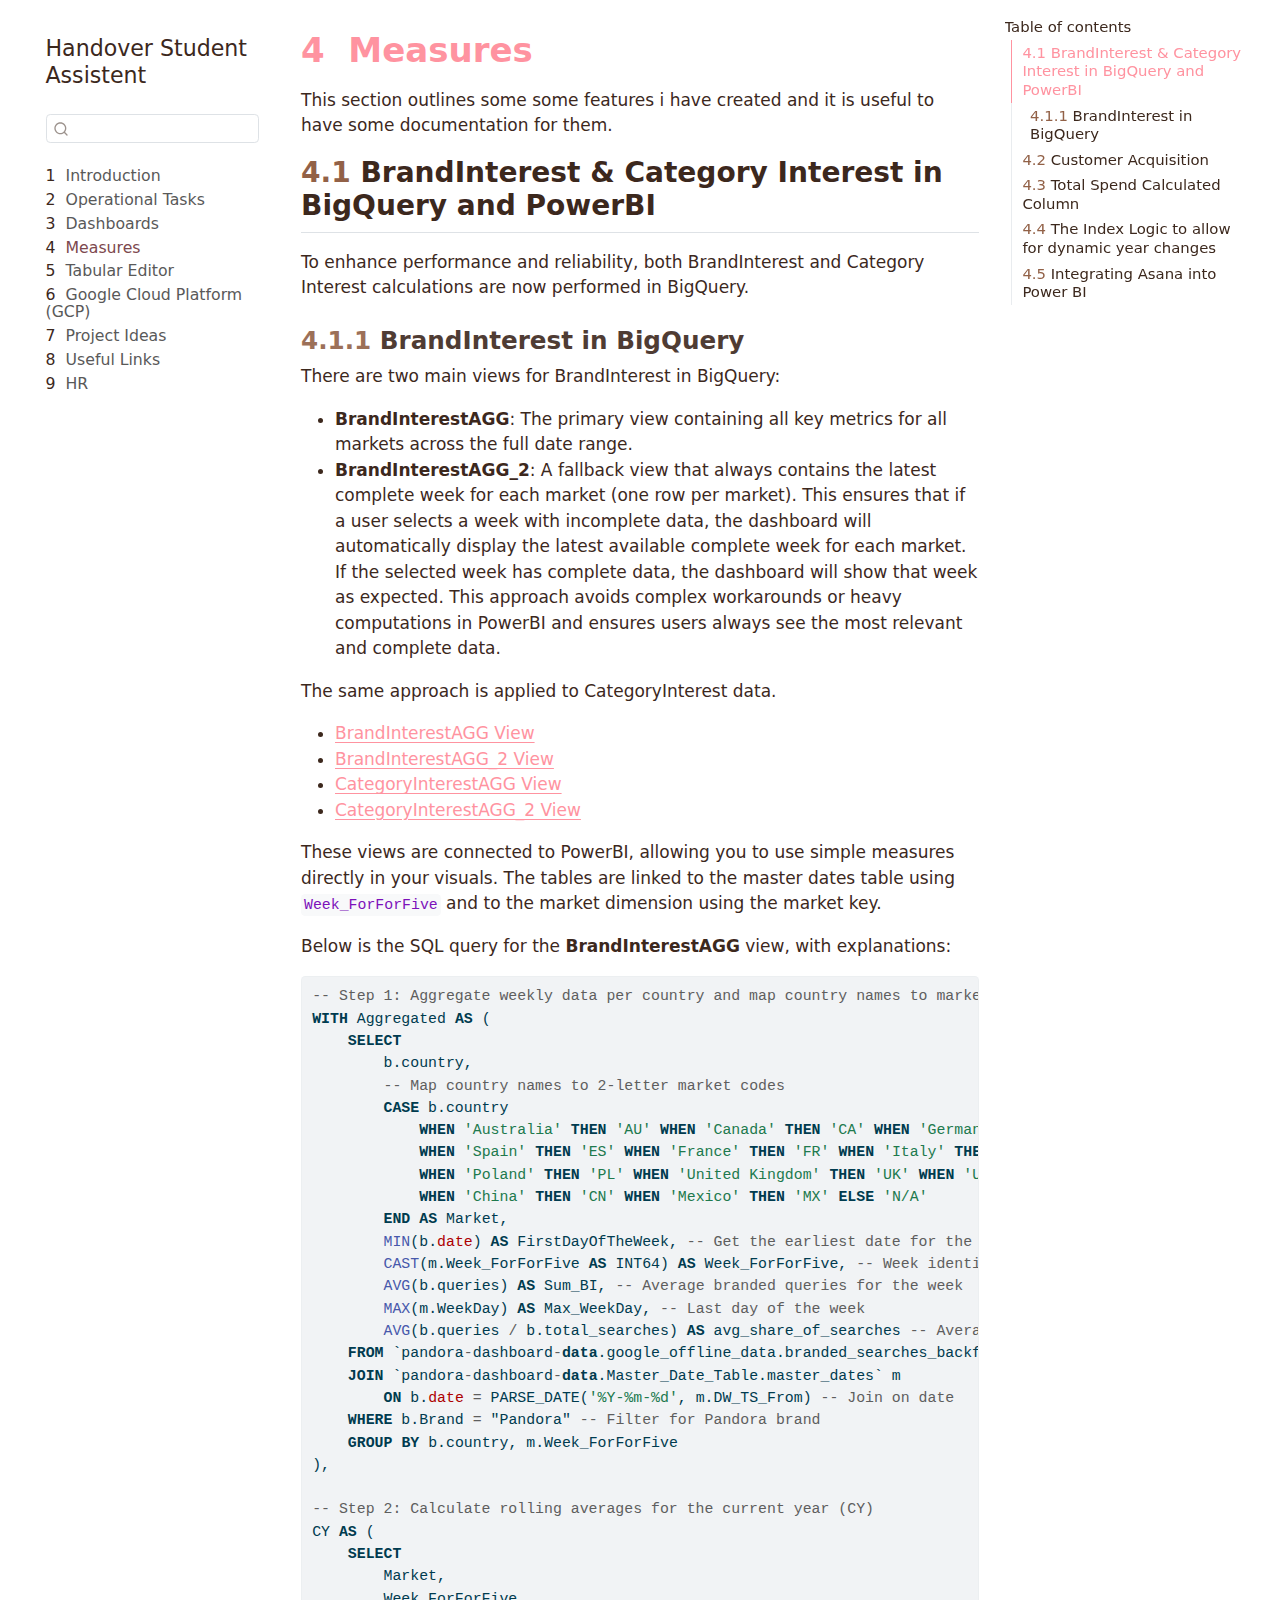
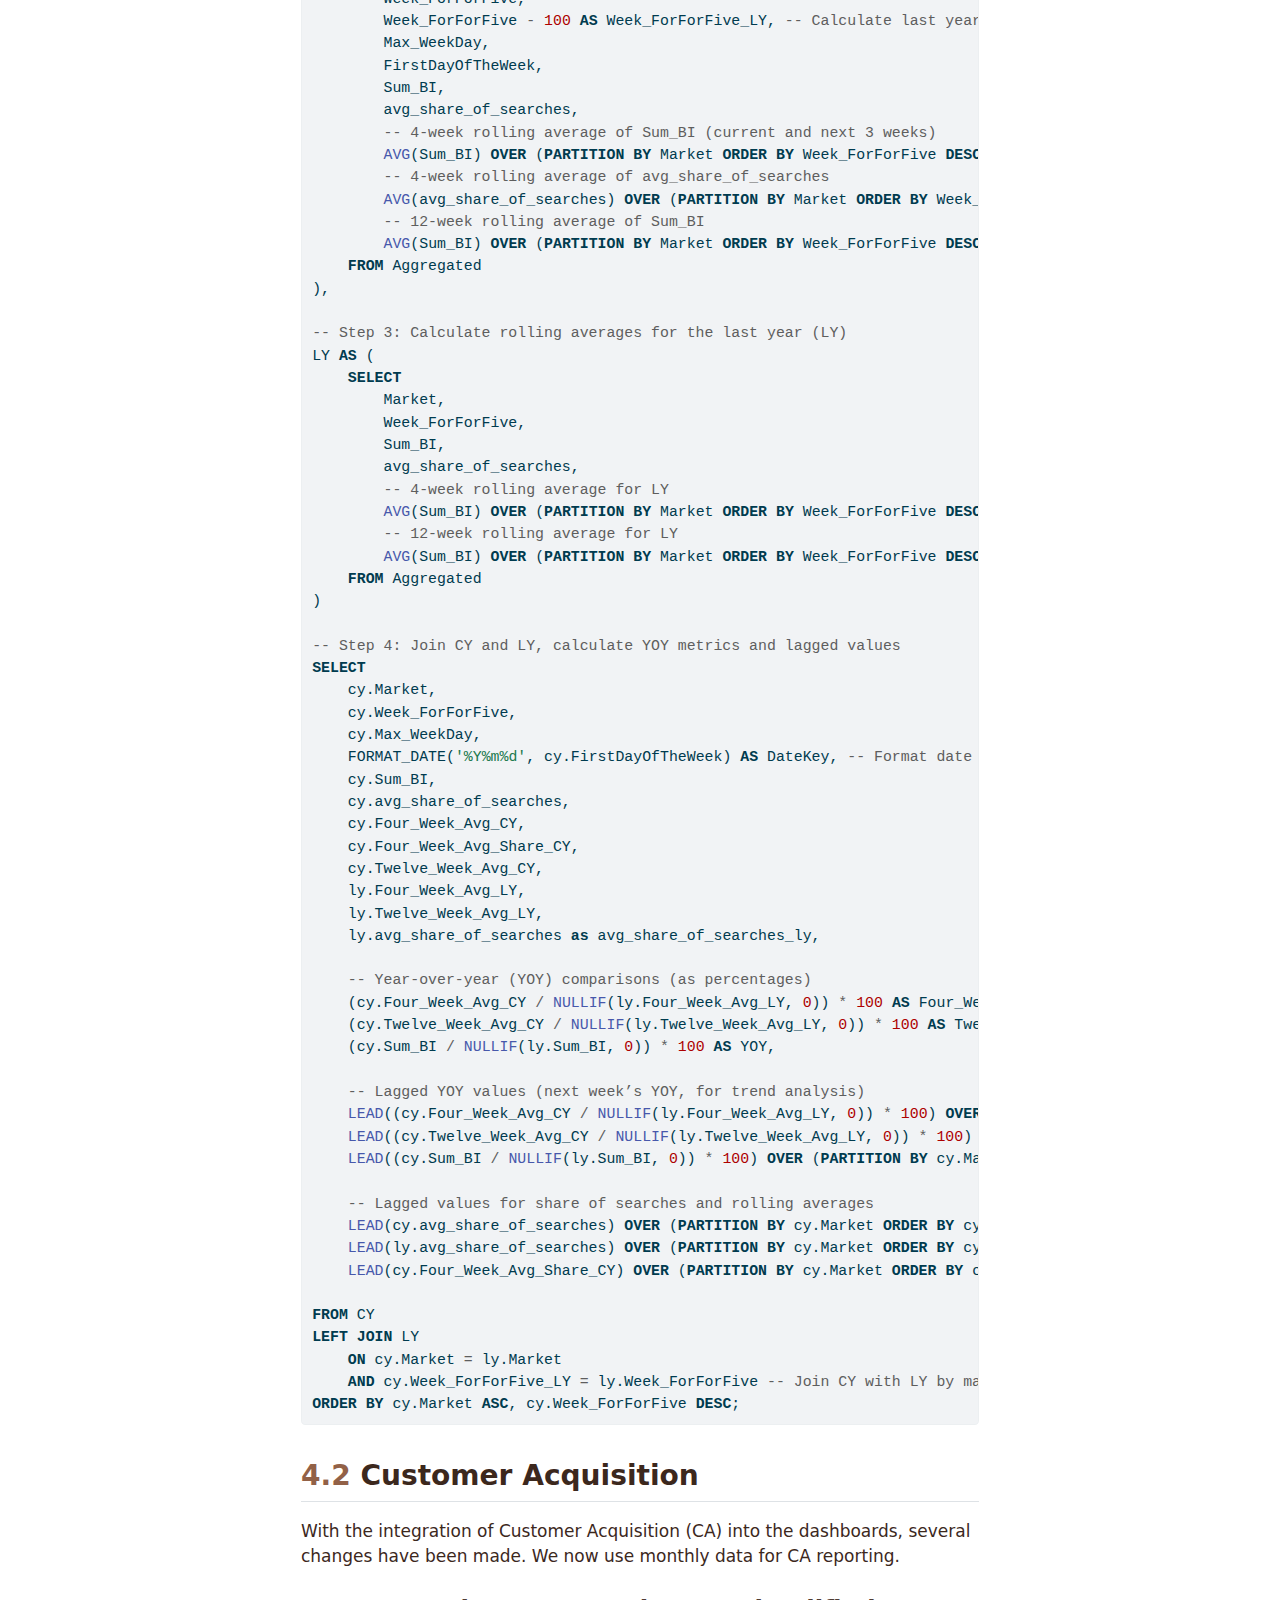
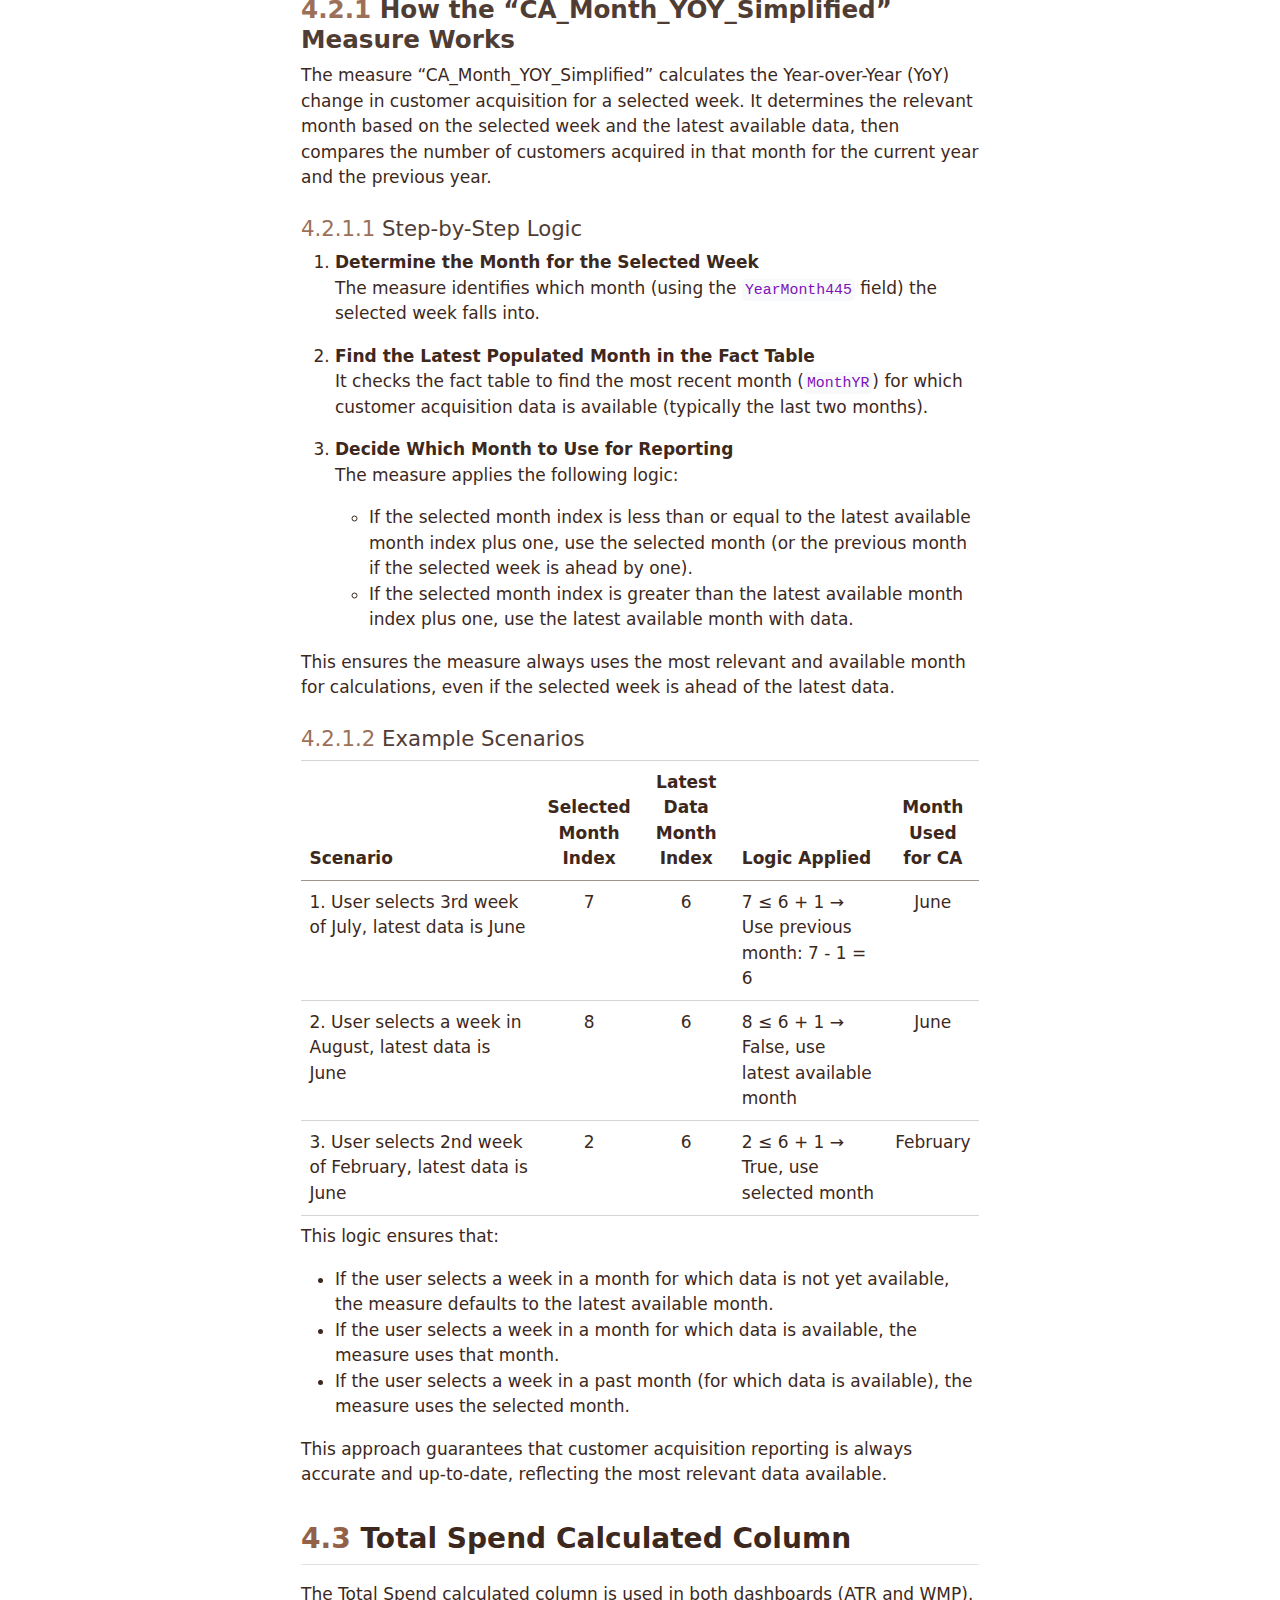
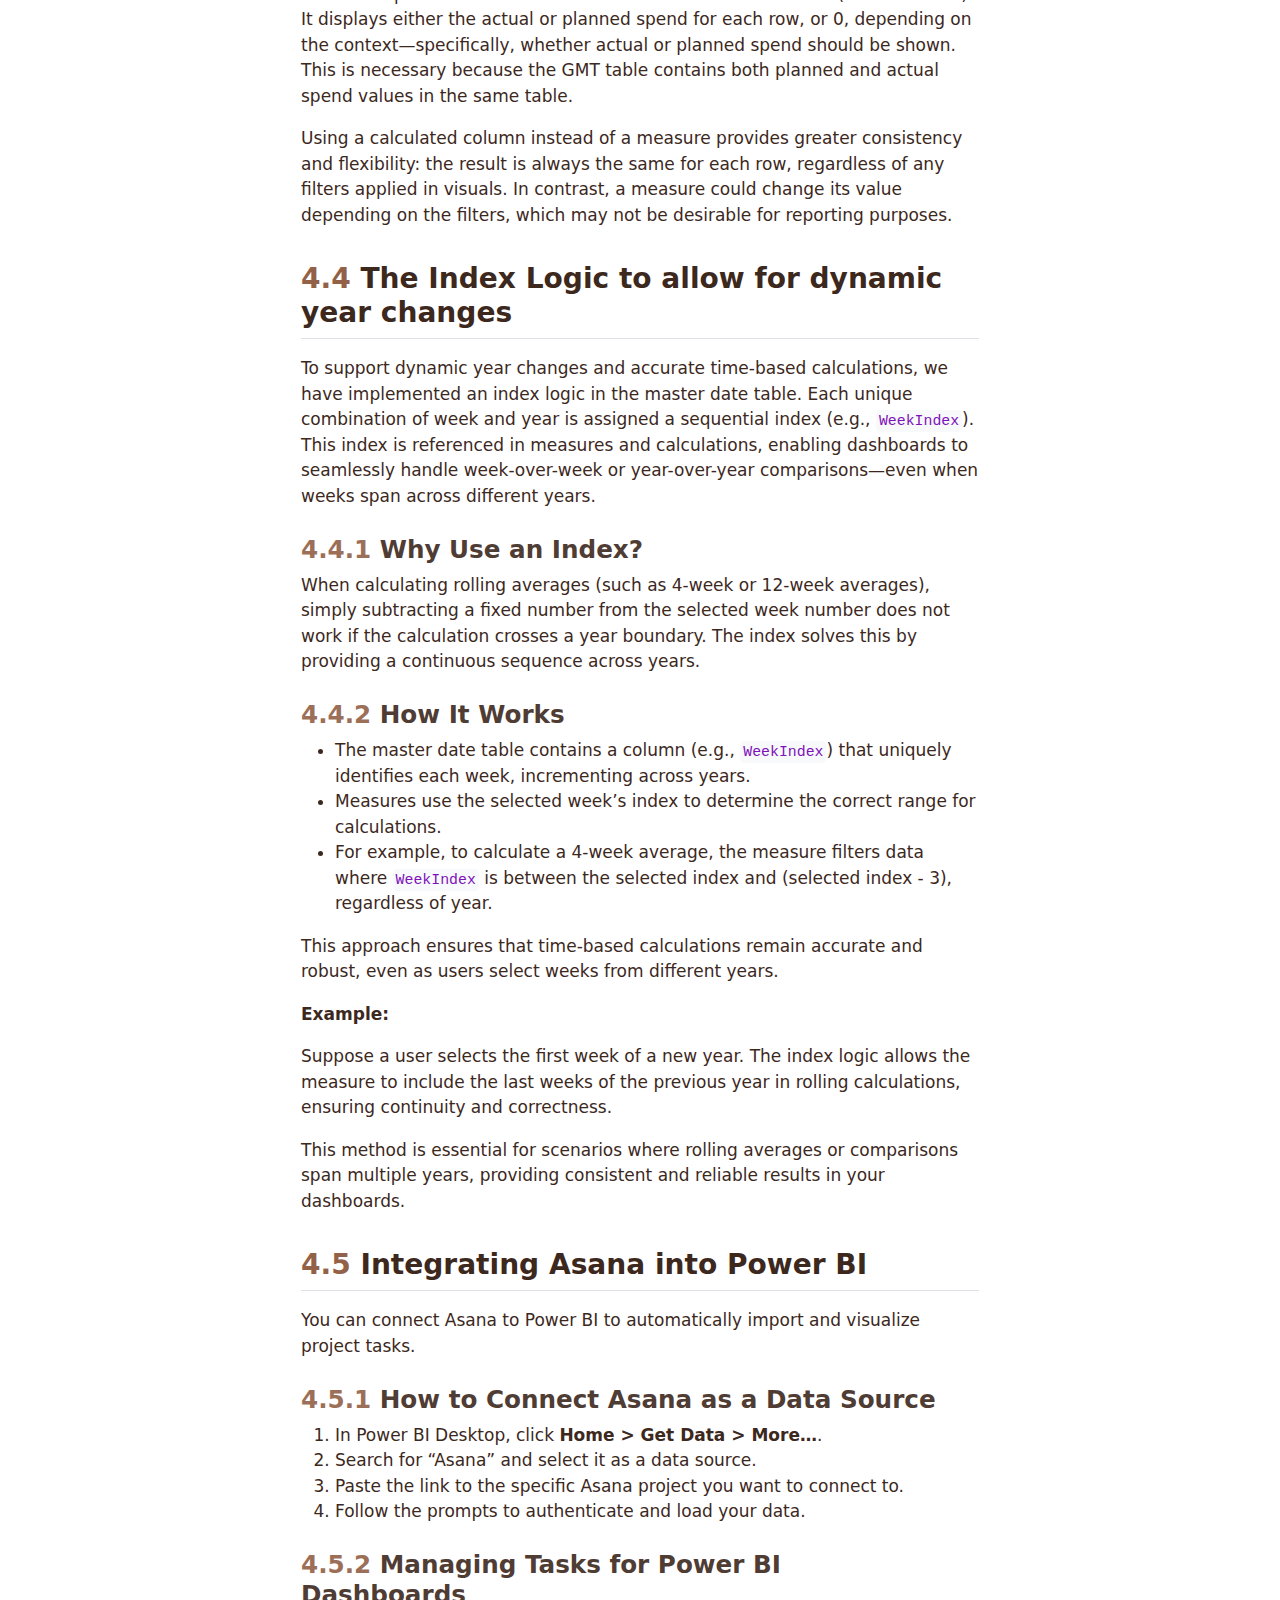
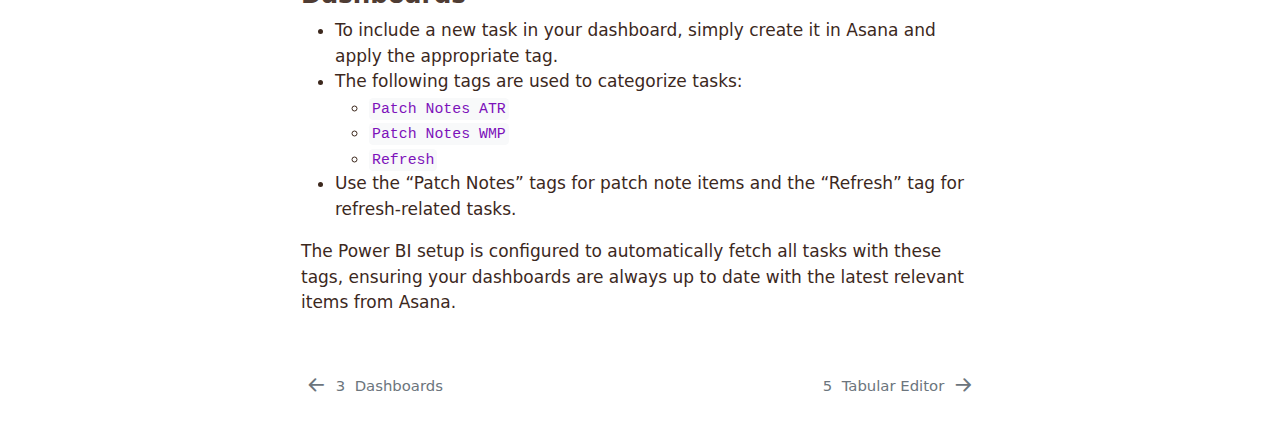
<file: _book/measures.html>
<!DOCTYPE html>
<html xmlns="http://www.w3.org/1999/xhtml" lang="en" xml:lang="en"><head>

<meta charset="utf-8">
<meta name="generator" content="quarto-1.6.42">

<meta name="viewport" content="width=device-width, initial-scale=1.0, user-scalable=yes">


<title>4&nbsp; Measures – Handover Student Assistent</title>
<style>
code{white-space: pre-wrap;}
span.smallcaps{font-variant: small-caps;}
div.columns{display: flex; gap: min(4vw, 1.5em);}
div.column{flex: auto; overflow-x: auto;}
div.hanging-indent{margin-left: 1.5em; text-indent: -1.5em;}
ul.task-list{list-style: none;}
ul.task-list li input[type="checkbox"] {
  width: 0.8em;
  margin: 0 0.8em 0.2em -1em; /* quarto-specific, see https://github.com/quarto-dev/quarto-cli/issues/4556 */ 
  vertical-align: middle;
}
/* CSS for syntax highlighting */
pre > code.sourceCode { white-space: pre; position: relative; }
pre > code.sourceCode > span { line-height: 1.25; }
pre > code.sourceCode > span:empty { height: 1.2em; }
.sourceCode { overflow: visible; }
code.sourceCode > span { color: inherit; text-decoration: inherit; }
div.sourceCode { margin: 1em 0; }
pre.sourceCode { margin: 0; }
@media screen {
div.sourceCode { overflow: auto; }
}
@media print {
pre > code.sourceCode { white-space: pre-wrap; }
pre > code.sourceCode > span { display: inline-block; text-indent: -5em; padding-left: 5em; }
}
pre.numberSource code
  { counter-reset: source-line 0; }
pre.numberSource code > span
  { position: relative; left: -4em; counter-increment: source-line; }
pre.numberSource code > span > a:first-child::before
  { content: counter(source-line);
    position: relative; left: -1em; text-align: right; vertical-align: baseline;
    border: none; display: inline-block;
    -webkit-touch-callout: none; -webkit-user-select: none;
    -khtml-user-select: none; -moz-user-select: none;
    -ms-user-select: none; user-select: none;
    padding: 0 4px; width: 4em;
  }
pre.numberSource { margin-left: 3em;  padding-left: 4px; }
div.sourceCode
  {   }
@media screen {
pre > code.sourceCode > span > a:first-child::before { text-decoration: underline; }
}
</style>


<script src="site_libs/quarto-nav/quarto-nav.js"></script>
<script src="site_libs/quarto-nav/headroom.min.js"></script>
<script src="site_libs/clipboard/clipboard.min.js"></script>
<script src="site_libs/quarto-search/autocomplete.umd.js"></script>
<script src="site_libs/quarto-search/fuse.min.js"></script>
<script src="site_libs/quarto-search/quarto-search.js"></script>
<meta name="quarto:offset" content="./">
<link href="./tabular_editor.html" rel="next">
<link href="./dashboards.html" rel="prev">
<script src="site_libs/quarto-html/quarto.js"></script>
<script src="site_libs/quarto-html/popper.min.js"></script>
<script src="site_libs/quarto-html/tippy.umd.min.js"></script>
<script src="site_libs/quarto-html/anchor.min.js"></script>
<link href="site_libs/quarto-html/tippy.css" rel="stylesheet">
<link href="site_libs/quarto-html/quarto-syntax-highlighting-2f5df379a58b258e96c21c0638c20c03.css" rel="stylesheet" id="quarto-text-highlighting-styles">
<script src="site_libs/bootstrap/bootstrap.min.js"></script>
<link href="site_libs/bootstrap/bootstrap-icons.css" rel="stylesheet">
<link href="site_libs/bootstrap/bootstrap-562adc6a6ba6d3f803331ca446c74a20.min.css" rel="stylesheet" append-hash="true" id="quarto-bootstrap" data-mode="light">
<script id="quarto-search-options" type="application/json">{
  "location": "sidebar",
  "copy-button": false,
  "collapse-after": 3,
  "panel-placement": "start",
  "type": "textbox",
  "limit": 50,
  "keyboard-shortcut": [
    "f",
    "/",
    "s"
  ],
  "show-item-context": false,
  "language": {
    "search-no-results-text": "No results",
    "search-matching-documents-text": "matching documents",
    "search-copy-link-title": "Copy link to search",
    "search-hide-matches-text": "Hide additional matches",
    "search-more-match-text": "more match in this document",
    "search-more-matches-text": "more matches in this document",
    "search-clear-button-title": "Clear",
    "search-text-placeholder": "",
    "search-detached-cancel-button-title": "Cancel",
    "search-submit-button-title": "Submit",
    "search-label": "Search"
  }
}</script>


<link rel="stylesheet" href="styles.css">
</head>

<body class="nav-sidebar floating">

<div id="quarto-search-results"></div>
  <header id="quarto-header" class="headroom fixed-top">
  <nav class="quarto-secondary-nav">
    <div class="container-fluid d-flex">
      <button type="button" class="quarto-btn-toggle btn" data-bs-toggle="collapse" role="button" data-bs-target=".quarto-sidebar-collapse-item" aria-controls="quarto-sidebar" aria-expanded="false" aria-label="Toggle sidebar navigation" onclick="if (window.quartoToggleHeadroom) { window.quartoToggleHeadroom(); }">
        <i class="bi bi-layout-text-sidebar-reverse"></i>
      </button>
        <nav class="quarto-page-breadcrumbs" aria-label="breadcrumb"><ol class="breadcrumb"><li class="breadcrumb-item"><a href="./measures.html"><span class="chapter-number">4</span>&nbsp; <span class="chapter-title">Measures</span></a></li></ol></nav>
        <a class="flex-grow-1" role="navigation" data-bs-toggle="collapse" data-bs-target=".quarto-sidebar-collapse-item" aria-controls="quarto-sidebar" aria-expanded="false" aria-label="Toggle sidebar navigation" onclick="if (window.quartoToggleHeadroom) { window.quartoToggleHeadroom(); }">      
        </a>
      <button type="button" class="btn quarto-search-button" aria-label="Search" onclick="window.quartoOpenSearch();">
        <i class="bi bi-search"></i>
      </button>
    </div>
  </nav>
</header>
<!-- content -->
<div id="quarto-content" class="quarto-container page-columns page-rows-contents page-layout-article">
<!-- sidebar -->
  <nav id="quarto-sidebar" class="sidebar collapse collapse-horizontal quarto-sidebar-collapse-item sidebar-navigation floating overflow-auto">
    <div class="pt-lg-2 mt-2 text-left sidebar-header">
    <div class="sidebar-title mb-0 py-0">
      <a href="./">Handover Student Assistent</a> 
    </div>
      </div>
        <div class="mt-2 flex-shrink-0 align-items-center">
        <div class="sidebar-search">
        <div id="quarto-search" class="" title="Search"></div>
        </div>
        </div>
    <div class="sidebar-menu-container"> 
    <ul class="list-unstyled mt-1">
        <li class="sidebar-item">
  <div class="sidebar-item-container"> 
  <a href="./index.html" class="sidebar-item-text sidebar-link">
 <span class="menu-text"><span class="chapter-number">1</span>&nbsp; <span class="chapter-title">Introduction</span></span></a>
  </div>
</li>
        <li class="sidebar-item">
  <div class="sidebar-item-container"> 
  <a href="./operational_tasks.html" class="sidebar-item-text sidebar-link">
 <span class="menu-text"><span class="chapter-number">2</span>&nbsp; <span class="chapter-title">Operational Tasks</span></span></a>
  </div>
</li>
        <li class="sidebar-item">
  <div class="sidebar-item-container"> 
  <a href="./dashboards.html" class="sidebar-item-text sidebar-link">
 <span class="menu-text"><span class="chapter-number">3</span>&nbsp; <span class="chapter-title">Dashboards</span></span></a>
  </div>
</li>
        <li class="sidebar-item">
  <div class="sidebar-item-container"> 
  <a href="./measures.html" class="sidebar-item-text sidebar-link active">
 <span class="menu-text"><span class="chapter-number">4</span>&nbsp; <span class="chapter-title">Measures</span></span></a>
  </div>
</li>
        <li class="sidebar-item">
  <div class="sidebar-item-container"> 
  <a href="./tabular_editor.html" class="sidebar-item-text sidebar-link">
 <span class="menu-text"><span class="chapter-number">5</span>&nbsp; <span class="chapter-title">Tabular Editor</span></span></a>
  </div>
</li>
        <li class="sidebar-item">
  <div class="sidebar-item-container"> 
  <a href="./google_cloud_platforms.html" class="sidebar-item-text sidebar-link">
 <span class="menu-text"><span class="chapter-number">6</span>&nbsp; <span class="chapter-title">Google Cloud Platform (GCP)</span></span></a>
  </div>
</li>
        <li class="sidebar-item">
  <div class="sidebar-item-container"> 
  <a href="./project_ideas.html" class="sidebar-item-text sidebar-link">
 <span class="menu-text"><span class="chapter-number">7</span>&nbsp; <span class="chapter-title">Project Ideas</span></span></a>
  </div>
</li>
        <li class="sidebar-item">
  <div class="sidebar-item-container"> 
  <a href="./useful_links.html" class="sidebar-item-text sidebar-link">
 <span class="menu-text"><span class="chapter-number">8</span>&nbsp; <span class="chapter-title">Useful Links</span></span></a>
  </div>
</li>
        <li class="sidebar-item">
  <div class="sidebar-item-container"> 
  <a href="./hr.html" class="sidebar-item-text sidebar-link">
 <span class="menu-text"><span class="chapter-number">9</span>&nbsp; <span class="chapter-title">HR</span></span></a>
  </div>
</li>
    </ul>
    </div>
</nav>
<div id="quarto-sidebar-glass" class="quarto-sidebar-collapse-item" data-bs-toggle="collapse" data-bs-target=".quarto-sidebar-collapse-item"></div>
<!-- margin-sidebar -->
    <div id="quarto-margin-sidebar" class="sidebar margin-sidebar">
        <nav id="TOC" role="doc-toc" class="toc-active">
    <h2 id="toc-title">Table of contents</h2>
   
  <ul>
  <li><a href="#brandinterest-category-interest-in-bigquery-and-powerbi" id="toc-brandinterest-category-interest-in-bigquery-and-powerbi" class="nav-link active" data-scroll-target="#brandinterest-category-interest-in-bigquery-and-powerbi"><span class="header-section-number">4.1</span> BrandInterest &amp; Category Interest in BigQuery and PowerBI</a>
  <ul class="collapse">
  <li><a href="#brandinterest-in-bigquery" id="toc-brandinterest-in-bigquery" class="nav-link" data-scroll-target="#brandinterest-in-bigquery"><span class="header-section-number">4.1.1</span> BrandInterest in BigQuery</a></li>
  </ul></li>
  <li><a href="#customer-acquisition" id="toc-customer-acquisition" class="nav-link" data-scroll-target="#customer-acquisition"><span class="header-section-number">4.2</span> Customer Acquisition</a>
  <ul class="collapse">
  <li><a href="#how-the-ca_month_yoy_simplified-measure-works" id="toc-how-the-ca_month_yoy_simplified-measure-works" class="nav-link" data-scroll-target="#how-the-ca_month_yoy_simplified-measure-works"><span class="header-section-number">4.2.1</span> How the “CA_Month_YOY_Simplified” Measure Works</a></li>
  </ul></li>
  <li><a href="#total-spend-calculated-column" id="toc-total-spend-calculated-column" class="nav-link" data-scroll-target="#total-spend-calculated-column"><span class="header-section-number">4.3</span> Total Spend Calculated Column</a></li>
  <li><a href="#the-index-logic-to-allow-for-dynamic-year-changes" id="toc-the-index-logic-to-allow-for-dynamic-year-changes" class="nav-link" data-scroll-target="#the-index-logic-to-allow-for-dynamic-year-changes"><span class="header-section-number">4.4</span> The Index Logic to allow for dynamic year changes</a>
  <ul class="collapse">
  <li><a href="#why-use-an-index" id="toc-why-use-an-index" class="nav-link" data-scroll-target="#why-use-an-index"><span class="header-section-number">4.4.1</span> Why Use an Index?</a></li>
  <li><a href="#how-it-works" id="toc-how-it-works" class="nav-link" data-scroll-target="#how-it-works"><span class="header-section-number">4.4.2</span> How It Works</a></li>
  </ul></li>
  <li><a href="#integrating-asana-into-power-bi" id="toc-integrating-asana-into-power-bi" class="nav-link" data-scroll-target="#integrating-asana-into-power-bi"><span class="header-section-number">4.5</span> Integrating Asana into Power BI</a>
  <ul class="collapse">
  <li><a href="#how-to-connect-asana-as-a-data-source" id="toc-how-to-connect-asana-as-a-data-source" class="nav-link" data-scroll-target="#how-to-connect-asana-as-a-data-source"><span class="header-section-number">4.5.1</span> How to Connect Asana as a Data Source</a></li>
  <li><a href="#managing-tasks-for-power-bi-dashboards" id="toc-managing-tasks-for-power-bi-dashboards" class="nav-link" data-scroll-target="#managing-tasks-for-power-bi-dashboards"><span class="header-section-number">4.5.2</span> Managing Tasks for Power BI Dashboards</a></li>
  </ul></li>
  </ul>
</nav>
    </div>
<!-- main -->
<main class="content" id="quarto-document-content">

<header id="title-block-header" class="quarto-title-block default">
<div class="quarto-title">
<h1 class="title"><span class="chapter-number">4</span>&nbsp; <span class="chapter-title">Measures</span></h1>
</div>



<div class="quarto-title-meta">

    
  
    
  </div>
  


</header>


<p>This section outlines some some features i have created and it is useful to have some documentation for them.</p>
<section id="brandinterest-category-interest-in-bigquery-and-powerbi" class="level2" data-number="4.1">
<h2 data-number="4.1" class="anchored" data-anchor-id="brandinterest-category-interest-in-bigquery-and-powerbi"><span class="header-section-number">4.1</span> BrandInterest &amp; Category Interest in BigQuery and PowerBI</h2>
<p>To enhance performance and reliability, both BrandInterest and Category Interest calculations are now performed in BigQuery.</p>
<section id="brandinterest-in-bigquery" class="level3" data-number="4.1.1">
<h3 data-number="4.1.1" class="anchored" data-anchor-id="brandinterest-in-bigquery"><span class="header-section-number">4.1.1</span> BrandInterest in BigQuery</h3>
<p>There are two main views for BrandInterest in BigQuery:</p>
<ul>
<li><strong>BrandInterestAGG</strong>: The primary view containing all key metrics for all markets across the full date range.</li>
<li><strong>BrandInterestAGG_2</strong>: A fallback view that always contains the latest complete week for each market (one row per market). This ensures that if a user selects a week with incomplete data, the dashboard will automatically display the latest available complete week for each market. If the selected week has complete data, the dashboard will show that week as expected. This approach avoids complex workarounds or heavy computations in PowerBI and ensures users always see the most relevant and complete data.</li>
</ul>
<p>The same approach is applied to CategoryInterest data.</p>
<ul>
<li><a href="https://console.cloud.google.com/bigquery?project=pandora-dashboard-data&amp;ws=!1m5!1m4!4m3!1spandora-dashboard-data!2sgoogle_offline_data!3sBrandInterestAGG&amp;pli=1&amp;inv=1&amp;invt=Ab09Vg">BrandInterestAGG View</a></li>
<li><a href="https://console.cloud.google.com/bigquery?project=pandora-dashboard-data&amp;ws=!1m10!1m4!4m3!1spandora-dashboard-data!2sgoogle_offline_data!3sBrandInterestAGG!1m4!4m3!1spandora-dashboard-data!2sgoogle_offline_data!3sBrandInterestAGG_2&amp;pli=1&amp;inv=1&amp;invt=Ab09Vg&amp;chat=true">BrandInterestAGG_2 View</a></li>
<li><a href="https://console.cloud.google.com/bigquery?project=pandora-dashboard-data&amp;ws=!1m10!1m4!4m3!1spandora-dashboard-data!2sgoogle_offline_data!3sCategoryInterestAGG&amp;pli=1&amp;inv=1&amp;invt=Ab09Vg&amp;chat=true">CategoryInterestAGG View</a></li>
<li><a href="https://console.cloud.google.com/bigquery?project=pandora-dashboard-data&amp;ws=!1m10!1m4!4m3!1spandora-dashboard-data!2sgoogle_offline_data!3sBrandInterestAGG!1m4!4m3!1spandora-dashboard-data!2sgoogle_offline_data!3sCategoryInterestAGG_2&amp;pli=1&amp;inv=1&amp;invt=Ab09Vg&amp;chat=true">CategoryInterestAGG_2 View</a></li>
</ul>
<p>These views are connected to PowerBI, allowing you to use simple measures directly in your visuals. The tables are linked to the master dates table using <code>Week_ForForFive</code> and to the market dimension using the market key.</p>
<p>Below is the SQL query for the <strong>BrandInterestAGG</strong> view, with explanations:</p>
<div class="sourceCode" id="cb1"><pre class="sourceCode sql code-with-copy"><code class="sourceCode sql"><span id="cb1-1"><a href="#cb1-1" aria-hidden="true" tabindex="-1"></a><span class="co">-- Step 1: Aggregate weekly data per country and map country names to market codes</span></span>
<span id="cb1-2"><a href="#cb1-2" aria-hidden="true" tabindex="-1"></a><span class="kw">WITH</span> Aggregated <span class="kw">AS</span> (</span>
<span id="cb1-3"><a href="#cb1-3" aria-hidden="true" tabindex="-1"></a>    <span class="kw">SELECT</span> </span>
<span id="cb1-4"><a href="#cb1-4" aria-hidden="true" tabindex="-1"></a>        b.country,</span>
<span id="cb1-5"><a href="#cb1-5" aria-hidden="true" tabindex="-1"></a>        <span class="co">-- Map country names to 2-letter market codes</span></span>
<span id="cb1-6"><a href="#cb1-6" aria-hidden="true" tabindex="-1"></a>        <span class="cf">CASE</span> b.country </span>
<span id="cb1-7"><a href="#cb1-7" aria-hidden="true" tabindex="-1"></a>            <span class="cf">WHEN</span> <span class="st">'Australia'</span> <span class="cf">THEN</span> <span class="st">'AU'</span> <span class="cf">WHEN</span> <span class="st">'Canada'</span> <span class="cf">THEN</span> <span class="st">'CA'</span> <span class="cf">WHEN</span> <span class="st">'Germany'</span> <span class="cf">THEN</span> <span class="st">'DE'</span></span>
<span id="cb1-8"><a href="#cb1-8" aria-hidden="true" tabindex="-1"></a>            <span class="cf">WHEN</span> <span class="st">'Spain'</span> <span class="cf">THEN</span> <span class="st">'ES'</span> <span class="cf">WHEN</span> <span class="st">'France'</span> <span class="cf">THEN</span> <span class="st">'FR'</span> <span class="cf">WHEN</span> <span class="st">'Italy'</span> <span class="cf">THEN</span> <span class="st">'IT'</span></span>
<span id="cb1-9"><a href="#cb1-9" aria-hidden="true" tabindex="-1"></a>            <span class="cf">WHEN</span> <span class="st">'Poland'</span> <span class="cf">THEN</span> <span class="st">'PL'</span> <span class="cf">WHEN</span> <span class="st">'United Kingdom'</span> <span class="cf">THEN</span> <span class="st">'UK'</span> <span class="cf">WHEN</span> <span class="st">'United States'</span> <span class="cf">THEN</span> <span class="st">'US'</span></span>
<span id="cb1-10"><a href="#cb1-10" aria-hidden="true" tabindex="-1"></a>            <span class="cf">WHEN</span> <span class="st">'China'</span> <span class="cf">THEN</span> <span class="st">'CN'</span> <span class="cf">WHEN</span> <span class="st">'Mexico'</span> <span class="cf">THEN</span> <span class="st">'MX'</span> <span class="cf">ELSE</span> <span class="st">'N/A'</span> </span>
<span id="cb1-11"><a href="#cb1-11" aria-hidden="true" tabindex="-1"></a>        <span class="cf">END</span> <span class="kw">AS</span> Market,</span>
<span id="cb1-12"><a href="#cb1-12" aria-hidden="true" tabindex="-1"></a>        <span class="fu">MIN</span>(b.<span class="dt">date</span>) <span class="kw">AS</span> FirstDayOfTheWeek, <span class="co">-- Get the earliest date for the week</span></span>
<span id="cb1-13"><a href="#cb1-13" aria-hidden="true" tabindex="-1"></a>        <span class="fu">CAST</span>(m.Week_ForForFive <span class="kw">AS</span> INT64) <span class="kw">AS</span> Week_ForForFive, <span class="co">-- Week identifier</span></span>
<span id="cb1-14"><a href="#cb1-14" aria-hidden="true" tabindex="-1"></a>        <span class="fu">AVG</span>(b.queries) <span class="kw">AS</span> Sum_BI, <span class="co">-- Average branded queries for the week</span></span>
<span id="cb1-15"><a href="#cb1-15" aria-hidden="true" tabindex="-1"></a>        <span class="fu">MAX</span>(m.WeekDay) <span class="kw">AS</span> Max_WeekDay, <span class="co">-- Last day of the week</span></span>
<span id="cb1-16"><a href="#cb1-16" aria-hidden="true" tabindex="-1"></a>        <span class="fu">AVG</span>(b.queries <span class="op">/</span> b.total_searches) <span class="kw">AS</span> avg_share_of_searches <span class="co">-- Average share of branded queries</span></span>
<span id="cb1-17"><a href="#cb1-17" aria-hidden="true" tabindex="-1"></a>    <span class="kw">FROM</span> `pandora<span class="op">-</span>dashboard<span class="op">-</span><span class="kw">data</span>.google_offline_data.branded_searches_backfill` b</span>
<span id="cb1-18"><a href="#cb1-18" aria-hidden="true" tabindex="-1"></a>    <span class="kw">JOIN</span> `pandora<span class="op">-</span>dashboard<span class="op">-</span><span class="kw">data</span>.Master_Date_Table.master_dates` m</span>
<span id="cb1-19"><a href="#cb1-19" aria-hidden="true" tabindex="-1"></a>        <span class="kw">ON</span> b.<span class="dt">date</span> <span class="op">=</span> PARSE_DATE(<span class="st">'%Y-%m-%d'</span>, m.DW_TS_From) <span class="co">-- Join on date</span></span>
<span id="cb1-20"><a href="#cb1-20" aria-hidden="true" tabindex="-1"></a>    <span class="kw">WHERE</span> b.Brand <span class="op">=</span> <span class="ot">"Pandora"</span> <span class="co">-- Filter for Pandora brand</span></span>
<span id="cb1-21"><a href="#cb1-21" aria-hidden="true" tabindex="-1"></a>    <span class="kw">GROUP</span> <span class="kw">BY</span> b.country, m.Week_ForForFive</span>
<span id="cb1-22"><a href="#cb1-22" aria-hidden="true" tabindex="-1"></a>),</span>
<span id="cb1-23"><a href="#cb1-23" aria-hidden="true" tabindex="-1"></a></span>
<span id="cb1-24"><a href="#cb1-24" aria-hidden="true" tabindex="-1"></a><span class="co">-- Step 2: Calculate rolling averages for the current year (CY)</span></span>
<span id="cb1-25"><a href="#cb1-25" aria-hidden="true" tabindex="-1"></a>CY <span class="kw">AS</span> (</span>
<span id="cb1-26"><a href="#cb1-26" aria-hidden="true" tabindex="-1"></a>    <span class="kw">SELECT</span> </span>
<span id="cb1-27"><a href="#cb1-27" aria-hidden="true" tabindex="-1"></a>        Market, </span>
<span id="cb1-28"><a href="#cb1-28" aria-hidden="true" tabindex="-1"></a>        Week_ForForFive, </span>
<span id="cb1-29"><a href="#cb1-29" aria-hidden="true" tabindex="-1"></a>        Week_ForForFive <span class="op">-</span> <span class="dv">100</span> <span class="kw">AS</span> Week_ForForFive_LY, <span class="co">-- Calculate last year's week</span></span>
<span id="cb1-30"><a href="#cb1-30" aria-hidden="true" tabindex="-1"></a>        Max_WeekDay, </span>
<span id="cb1-31"><a href="#cb1-31" aria-hidden="true" tabindex="-1"></a>        FirstDayOfTheWeek, </span>
<span id="cb1-32"><a href="#cb1-32" aria-hidden="true" tabindex="-1"></a>        Sum_BI, </span>
<span id="cb1-33"><a href="#cb1-33" aria-hidden="true" tabindex="-1"></a>        avg_share_of_searches,</span>
<span id="cb1-34"><a href="#cb1-34" aria-hidden="true" tabindex="-1"></a>        <span class="co">-- 4-week rolling average of Sum_BI (current and next 3 weeks)</span></span>
<span id="cb1-35"><a href="#cb1-35" aria-hidden="true" tabindex="-1"></a>        <span class="fu">AVG</span>(Sum_BI) <span class="kw">OVER</span> (<span class="kw">PARTITION</span> <span class="kw">BY</span> Market <span class="kw">ORDER</span> <span class="kw">BY</span> Week_ForForFive <span class="kw">DESC</span> <span class="kw">ROWS</span> <span class="kw">BETWEEN</span> <span class="kw">CURRENT</span> <span class="kw">ROW</span> <span class="kw">AND</span> <span class="dv">3</span> <span class="kw">FOLLOWING</span>) <span class="kw">AS</span> Four_Week_Avg_CY,</span>
<span id="cb1-36"><a href="#cb1-36" aria-hidden="true" tabindex="-1"></a>        <span class="co">-- 4-week rolling average of avg_share_of_searches</span></span>
<span id="cb1-37"><a href="#cb1-37" aria-hidden="true" tabindex="-1"></a>        <span class="fu">AVG</span>(avg_share_of_searches) <span class="kw">OVER</span> (<span class="kw">PARTITION</span> <span class="kw">BY</span> Market <span class="kw">ORDER</span> <span class="kw">BY</span> Week_ForForFive <span class="kw">DESC</span> <span class="kw">ROWS</span> <span class="kw">BETWEEN</span> <span class="kw">CURRENT</span> <span class="kw">ROW</span> <span class="kw">AND</span> <span class="dv">3</span> <span class="kw">FOLLOWING</span>) <span class="kw">AS</span> Four_Week_Avg_Share_CY,</span>
<span id="cb1-38"><a href="#cb1-38" aria-hidden="true" tabindex="-1"></a>        <span class="co">-- 12-week rolling average of Sum_BI</span></span>
<span id="cb1-39"><a href="#cb1-39" aria-hidden="true" tabindex="-1"></a>        <span class="fu">AVG</span>(Sum_BI) <span class="kw">OVER</span> (<span class="kw">PARTITION</span> <span class="kw">BY</span> Market <span class="kw">ORDER</span> <span class="kw">BY</span> Week_ForForFive <span class="kw">DESC</span> <span class="kw">ROWS</span> <span class="kw">BETWEEN</span> <span class="kw">CURRENT</span> <span class="kw">ROW</span> <span class="kw">AND</span> <span class="dv">11</span> <span class="kw">FOLLOWING</span>) <span class="kw">AS</span> Twelve_Week_Avg_CY</span>
<span id="cb1-40"><a href="#cb1-40" aria-hidden="true" tabindex="-1"></a>    <span class="kw">FROM</span> Aggregated</span>
<span id="cb1-41"><a href="#cb1-41" aria-hidden="true" tabindex="-1"></a>),</span>
<span id="cb1-42"><a href="#cb1-42" aria-hidden="true" tabindex="-1"></a></span>
<span id="cb1-43"><a href="#cb1-43" aria-hidden="true" tabindex="-1"></a><span class="co">-- Step 3: Calculate rolling averages for the last year (LY)</span></span>
<span id="cb1-44"><a href="#cb1-44" aria-hidden="true" tabindex="-1"></a>LY <span class="kw">AS</span> (</span>
<span id="cb1-45"><a href="#cb1-45" aria-hidden="true" tabindex="-1"></a>    <span class="kw">SELECT</span> </span>
<span id="cb1-46"><a href="#cb1-46" aria-hidden="true" tabindex="-1"></a>        Market, </span>
<span id="cb1-47"><a href="#cb1-47" aria-hidden="true" tabindex="-1"></a>        Week_ForForFive, </span>
<span id="cb1-48"><a href="#cb1-48" aria-hidden="true" tabindex="-1"></a>        Sum_BI, </span>
<span id="cb1-49"><a href="#cb1-49" aria-hidden="true" tabindex="-1"></a>        avg_share_of_searches,</span>
<span id="cb1-50"><a href="#cb1-50" aria-hidden="true" tabindex="-1"></a>        <span class="co">-- 4-week rolling average for LY</span></span>
<span id="cb1-51"><a href="#cb1-51" aria-hidden="true" tabindex="-1"></a>        <span class="fu">AVG</span>(Sum_BI) <span class="kw">OVER</span> (<span class="kw">PARTITION</span> <span class="kw">BY</span> Market <span class="kw">ORDER</span> <span class="kw">BY</span> Week_ForForFive <span class="kw">DESC</span> <span class="kw">ROWS</span> <span class="kw">BETWEEN</span> <span class="kw">CURRENT</span> <span class="kw">ROW</span> <span class="kw">AND</span> <span class="dv">3</span> <span class="kw">FOLLOWING</span>) <span class="kw">AS</span> Four_Week_Avg_LY,</span>
<span id="cb1-52"><a href="#cb1-52" aria-hidden="true" tabindex="-1"></a>        <span class="co">-- 12-week rolling average for LY</span></span>
<span id="cb1-53"><a href="#cb1-53" aria-hidden="true" tabindex="-1"></a>        <span class="fu">AVG</span>(Sum_BI) <span class="kw">OVER</span> (<span class="kw">PARTITION</span> <span class="kw">BY</span> Market <span class="kw">ORDER</span> <span class="kw">BY</span> Week_ForForFive <span class="kw">DESC</span> <span class="kw">ROWS</span> <span class="kw">BETWEEN</span> <span class="kw">CURRENT</span> <span class="kw">ROW</span> <span class="kw">AND</span> <span class="dv">11</span> <span class="kw">FOLLOWING</span>) <span class="kw">AS</span> Twelve_Week_Avg_LY</span>
<span id="cb1-54"><a href="#cb1-54" aria-hidden="true" tabindex="-1"></a>    <span class="kw">FROM</span> Aggregated</span>
<span id="cb1-55"><a href="#cb1-55" aria-hidden="true" tabindex="-1"></a>)</span>
<span id="cb1-56"><a href="#cb1-56" aria-hidden="true" tabindex="-1"></a></span>
<span id="cb1-57"><a href="#cb1-57" aria-hidden="true" tabindex="-1"></a><span class="co">-- Step 4: Join CY and LY, calculate YOY metrics and lagged values</span></span>
<span id="cb1-58"><a href="#cb1-58" aria-hidden="true" tabindex="-1"></a><span class="kw">SELECT</span> </span>
<span id="cb1-59"><a href="#cb1-59" aria-hidden="true" tabindex="-1"></a>    cy.Market, </span>
<span id="cb1-60"><a href="#cb1-60" aria-hidden="true" tabindex="-1"></a>    cy.Week_ForForFive, </span>
<span id="cb1-61"><a href="#cb1-61" aria-hidden="true" tabindex="-1"></a>    cy.Max_WeekDay, </span>
<span id="cb1-62"><a href="#cb1-62" aria-hidden="true" tabindex="-1"></a>    FORMAT_DATE(<span class="st">'%Y%m%d'</span>, cy.FirstDayOfTheWeek) <span class="kw">AS</span> DateKey, <span class="co">-- Format date for reporting</span></span>
<span id="cb1-63"><a href="#cb1-63" aria-hidden="true" tabindex="-1"></a>    cy.Sum_BI, </span>
<span id="cb1-64"><a href="#cb1-64" aria-hidden="true" tabindex="-1"></a>    cy.avg_share_of_searches, </span>
<span id="cb1-65"><a href="#cb1-65" aria-hidden="true" tabindex="-1"></a>    cy.Four_Week_Avg_CY, </span>
<span id="cb1-66"><a href="#cb1-66" aria-hidden="true" tabindex="-1"></a>    cy.Four_Week_Avg_Share_CY, </span>
<span id="cb1-67"><a href="#cb1-67" aria-hidden="true" tabindex="-1"></a>    cy.Twelve_Week_Avg_CY,</span>
<span id="cb1-68"><a href="#cb1-68" aria-hidden="true" tabindex="-1"></a>    ly.Four_Week_Avg_LY, </span>
<span id="cb1-69"><a href="#cb1-69" aria-hidden="true" tabindex="-1"></a>    ly.Twelve_Week_Avg_LY, </span>
<span id="cb1-70"><a href="#cb1-70" aria-hidden="true" tabindex="-1"></a>    ly.avg_share_of_searches <span class="kw">as</span> avg_share_of_searches_ly,</span>
<span id="cb1-71"><a href="#cb1-71" aria-hidden="true" tabindex="-1"></a></span>
<span id="cb1-72"><a href="#cb1-72" aria-hidden="true" tabindex="-1"></a>    <span class="co">-- Year-over-year (YOY) comparisons (as percentages)</span></span>
<span id="cb1-73"><a href="#cb1-73" aria-hidden="true" tabindex="-1"></a>    (cy.Four_Week_Avg_CY <span class="op">/</span> <span class="fu">NULLIF</span>(ly.Four_Week_Avg_LY, <span class="dv">0</span>)) <span class="op">*</span> <span class="dv">100</span> <span class="kw">AS</span> Four_Week_YOY,</span>
<span id="cb1-74"><a href="#cb1-74" aria-hidden="true" tabindex="-1"></a>    (cy.Twelve_Week_Avg_CY <span class="op">/</span> <span class="fu">NULLIF</span>(ly.Twelve_Week_Avg_LY, <span class="dv">0</span>)) <span class="op">*</span> <span class="dv">100</span> <span class="kw">AS</span> Twelve_Week_YOY,</span>
<span id="cb1-75"><a href="#cb1-75" aria-hidden="true" tabindex="-1"></a>    (cy.Sum_BI <span class="op">/</span> <span class="fu">NULLIF</span>(ly.Sum_BI, <span class="dv">0</span>)) <span class="op">*</span> <span class="dv">100</span> <span class="kw">AS</span> YOY,</span>
<span id="cb1-76"><a href="#cb1-76" aria-hidden="true" tabindex="-1"></a></span>
<span id="cb1-77"><a href="#cb1-77" aria-hidden="true" tabindex="-1"></a>    <span class="co">-- Lagged YOY values (next week’s YOY, for trend analysis)</span></span>
<span id="cb1-78"><a href="#cb1-78" aria-hidden="true" tabindex="-1"></a>    <span class="fu">LEAD</span>((cy.Four_Week_Avg_CY <span class="op">/</span> <span class="fu">NULLIF</span>(ly.Four_Week_Avg_LY, <span class="dv">0</span>)) <span class="op">*</span> <span class="dv">100</span>) <span class="kw">OVER</span> (<span class="kw">PARTITION</span> <span class="kw">BY</span> cy.Market <span class="kw">ORDER</span> <span class="kw">BY</span> cy.Week_ForForFive <span class="kw">DESC</span>) <span class="kw">AS</span> Four_Week_YOY_lag,</span>
<span id="cb1-79"><a href="#cb1-79" aria-hidden="true" tabindex="-1"></a>    <span class="fu">LEAD</span>((cy.Twelve_Week_Avg_CY <span class="op">/</span> <span class="fu">NULLIF</span>(ly.Twelve_Week_Avg_LY, <span class="dv">0</span>)) <span class="op">*</span> <span class="dv">100</span>) <span class="kw">OVER</span> (<span class="kw">PARTITION</span> <span class="kw">BY</span> cy.Market <span class="kw">ORDER</span> <span class="kw">BY</span> cy.Week_ForForFive <span class="kw">DESC</span>) <span class="kw">AS</span> Twelve_Week_YOY_lag,</span>
<span id="cb1-80"><a href="#cb1-80" aria-hidden="true" tabindex="-1"></a>    <span class="fu">LEAD</span>((cy.Sum_BI <span class="op">/</span> <span class="fu">NULLIF</span>(ly.Sum_BI, <span class="dv">0</span>)) <span class="op">*</span> <span class="dv">100</span>) <span class="kw">OVER</span> (<span class="kw">PARTITION</span> <span class="kw">BY</span> cy.Market <span class="kw">ORDER</span> <span class="kw">BY</span> cy.Week_ForForFive <span class="kw">DESC</span>) <span class="kw">AS</span> YOY_lag,</span>
<span id="cb1-81"><a href="#cb1-81" aria-hidden="true" tabindex="-1"></a></span>
<span id="cb1-82"><a href="#cb1-82" aria-hidden="true" tabindex="-1"></a>    <span class="co">-- Lagged values for share of searches and rolling averages</span></span>
<span id="cb1-83"><a href="#cb1-83" aria-hidden="true" tabindex="-1"></a>    <span class="fu">LEAD</span>(cy.avg_share_of_searches) <span class="kw">OVER</span> (<span class="kw">PARTITION</span> <span class="kw">BY</span> cy.Market <span class="kw">ORDER</span> <span class="kw">BY</span> cy.Week_ForForFive <span class="kw">DESC</span>) <span class="kw">AS</span> avg_share_of_searches_CY_lag,</span>
<span id="cb1-84"><a href="#cb1-84" aria-hidden="true" tabindex="-1"></a>    <span class="fu">LEAD</span>(ly.avg_share_of_searches) <span class="kw">OVER</span> (<span class="kw">PARTITION</span> <span class="kw">BY</span> cy.Market <span class="kw">ORDER</span> <span class="kw">BY</span> cy.Week_ForForFive <span class="kw">DESC</span>) <span class="kw">AS</span> avg_share_of_searches_LY_lag,</span>
<span id="cb1-85"><a href="#cb1-85" aria-hidden="true" tabindex="-1"></a>    <span class="fu">LEAD</span>(cy.Four_Week_Avg_Share_CY) <span class="kw">OVER</span> (<span class="kw">PARTITION</span> <span class="kw">BY</span> cy.Market <span class="kw">ORDER</span> <span class="kw">BY</span> cy.Week_ForForFive <span class="kw">DESC</span>) <span class="kw">AS</span> Four_Week_Avg_Share_CY_lag</span>
<span id="cb1-86"><a href="#cb1-86" aria-hidden="true" tabindex="-1"></a></span>
<span id="cb1-87"><a href="#cb1-87" aria-hidden="true" tabindex="-1"></a><span class="kw">FROM</span> CY</span>
<span id="cb1-88"><a href="#cb1-88" aria-hidden="true" tabindex="-1"></a><span class="kw">LEFT</span> <span class="kw">JOIN</span> LY </span>
<span id="cb1-89"><a href="#cb1-89" aria-hidden="true" tabindex="-1"></a>    <span class="kw">ON</span> cy.Market <span class="op">=</span> ly.Market </span>
<span id="cb1-90"><a href="#cb1-90" aria-hidden="true" tabindex="-1"></a>    <span class="kw">AND</span> cy.Week_ForForFive_LY <span class="op">=</span> ly.Week_ForForFive <span class="co">-- Join CY with LY by market and week</span></span>
<span id="cb1-91"><a href="#cb1-91" aria-hidden="true" tabindex="-1"></a><span class="kw">ORDER</span> <span class="kw">BY</span> cy.Market <span class="kw">ASC</span>, cy.Week_ForForFive <span class="kw">DESC</span>;</span></code><button title="Copy to Clipboard" class="code-copy-button"><i class="bi"></i></button></pre></div>
</section>
</section>
<section id="customer-acquisition" class="level2" data-number="4.2">
<h2 data-number="4.2" class="anchored" data-anchor-id="customer-acquisition"><span class="header-section-number">4.2</span> Customer Acquisition</h2>
<p>With the integration of Customer Acquisition (CA) into the dashboards, several changes have been made. We now use monthly data for CA reporting.</p>
<section id="how-the-ca_month_yoy_simplified-measure-works" class="level3" data-number="4.2.1">
<h3 data-number="4.2.1" class="anchored" data-anchor-id="how-the-ca_month_yoy_simplified-measure-works"><span class="header-section-number">4.2.1</span> How the “CA_Month_YOY_Simplified” Measure Works</h3>
<p>The measure “CA_Month_YOY_Simplified” calculates the Year-over-Year (YoY) change in customer acquisition for a selected week. It determines the relevant month based on the selected week and the latest available data, then compares the number of customers acquired in that month for the current year and the previous year.</p>
<section id="step-by-step-logic" class="level4" data-number="4.2.1.1">
<h4 data-number="4.2.1.1" class="anchored" data-anchor-id="step-by-step-logic"><span class="header-section-number">4.2.1.1</span> Step-by-Step Logic</h4>
<ol type="1">
<li><p><strong>Determine the Month for the Selected Week</strong><br>
The measure identifies which month (using the <code>YearMonth445</code> field) the selected week falls into.</p></li>
<li><p><strong>Find the Latest Populated Month in the Fact Table</strong><br>
It checks the fact table to find the most recent month (<code>MonthYR</code>) for which customer acquisition data is available (typically the last two months).</p></li>
<li><p><strong>Decide Which Month to Use for Reporting</strong><br>
The measure applies the following logic:</p>
<ul>
<li>If the selected month index is less than or equal to the latest available month index plus one, use the selected month (or the previous month if the selected week is ahead by one).</li>
<li>If the selected month index is greater than the latest available month index plus one, use the latest available month with data.</li>
</ul></li>
</ol>
<p>This ensures the measure always uses the most relevant and available month for calculations, even if the selected week is ahead of the latest data.</p>
</section>
<section id="example-scenarios" class="level4" data-number="4.2.1.2">
<h4 data-number="4.2.1.2" class="anchored" data-anchor-id="example-scenarios"><span class="header-section-number">4.2.1.2</span> Example Scenarios</h4>
<table class="caption-top table">
<colgroup>
<col style="width: 36%">
<col style="width: 13%">
<col style="width: 14%">
<col style="width: 23%">
<col style="width: 11%">
</colgroup>
<thead>
<tr class="header">
<th style="text-align: left;">Scenario</th>
<th style="text-align: center;">Selected Month Index</th>
<th style="text-align: center;">Latest Data Month Index</th>
<th style="text-align: left;">Logic Applied</th>
<th style="text-align: center;">Month Used for CA</th>
</tr>
</thead>
<tbody>
<tr class="odd">
<td style="text-align: left;">1. User selects 3rd week of July, latest data is June</td>
<td style="text-align: center;">7</td>
<td style="text-align: center;">6</td>
<td style="text-align: left;">7 ≤ 6 + 1 → Use previous month: 7 - 1 = 6</td>
<td style="text-align: center;">June</td>
</tr>
<tr class="even">
<td style="text-align: left;">2. User selects a week in August, latest data is June</td>
<td style="text-align: center;">8</td>
<td style="text-align: center;">6</td>
<td style="text-align: left;">8 ≤ 6 + 1 → False, use latest available month</td>
<td style="text-align: center;">June</td>
</tr>
<tr class="odd">
<td style="text-align: left;">3. User selects 2nd week of February, latest data is June</td>
<td style="text-align: center;">2</td>
<td style="text-align: center;">6</td>
<td style="text-align: left;">2 ≤ 6 + 1 → True, use selected month</td>
<td style="text-align: center;">February</td>
</tr>
</tbody>
</table>
<p>This logic ensures that:</p>
<ul>
<li>If the user selects a week in a month for which data is not yet available, the measure defaults to the latest available month.</li>
<li>If the user selects a week in a month for which data is available, the measure uses that month.</li>
<li>If the user selects a week in a past month (for which data is available), the measure uses the selected month.</li>
</ul>
<p>This approach guarantees that customer acquisition reporting is always accurate and up-to-date, reflecting the most relevant data available.</p>
</section>
</section>
</section>
<section id="total-spend-calculated-column" class="level2" data-number="4.3">
<h2 data-number="4.3" class="anchored" data-anchor-id="total-spend-calculated-column"><span class="header-section-number">4.3</span> Total Spend Calculated Column</h2>
<p>The Total Spend calculated column is used in both dashboards (ATR and WMP). It displays either the actual or planned spend for each row, or 0, depending on the context—specifically, whether actual or planned spend should be shown. This is necessary because the GMT table contains both planned and actual spend values in the same table.</p>
<p>Using a calculated column instead of a measure provides greater consistency and flexibility: the result is always the same for each row, regardless of any filters applied in visuals. In contrast, a measure could change its value depending on the filters, which may not be desirable for reporting purposes.</p>
</section>
<section id="the-index-logic-to-allow-for-dynamic-year-changes" class="level2" data-number="4.4">
<h2 data-number="4.4" class="anchored" data-anchor-id="the-index-logic-to-allow-for-dynamic-year-changes"><span class="header-section-number">4.4</span> The Index Logic to allow for dynamic year changes</h2>
<p>To support dynamic year changes and accurate time-based calculations, we have implemented an index logic in the master date table. Each unique combination of week and year is assigned a sequential index (e.g., <code>WeekIndex</code>). This index is referenced in measures and calculations, enabling dashboards to seamlessly handle week-over-week or year-over-year comparisons—even when weeks span across different years.</p>
<section id="why-use-an-index" class="level3" data-number="4.4.1">
<h3 data-number="4.4.1" class="anchored" data-anchor-id="why-use-an-index"><span class="header-section-number">4.4.1</span> Why Use an Index?</h3>
<p>When calculating rolling averages (such as 4-week or 12-week averages), simply subtracting a fixed number from the selected week number does not work if the calculation crosses a year boundary. The index solves this by providing a continuous sequence across years.</p>
</section>
<section id="how-it-works" class="level3" data-number="4.4.2">
<h3 data-number="4.4.2" class="anchored" data-anchor-id="how-it-works"><span class="header-section-number">4.4.2</span> How It Works</h3>
<ul>
<li>The master date table contains a column (e.g., <code>WeekIndex</code>) that uniquely identifies each week, incrementing across years.</li>
<li>Measures use the selected week’s index to determine the correct range for calculations.</li>
<li>For example, to calculate a 4-week average, the measure filters data where <code>WeekIndex</code> is between the selected index and (selected index - 3), regardless of year.</li>
</ul>
<p>This approach ensures that time-based calculations remain accurate and robust, even as users select weeks from different years.</p>
<p><strong>Example:</strong></p>
<p>Suppose a user selects the first week of a new year. The index logic allows the measure to include the last weeks of the previous year in rolling calculations, ensuring continuity and correctness.</p>
<p>This method is essential for scenarios where rolling averages or comparisons span multiple years, providing consistent and reliable results in your dashboards.</p>
</section>
</section>
<section id="integrating-asana-into-power-bi" class="level2" data-number="4.5">
<h2 data-number="4.5" class="anchored" data-anchor-id="integrating-asana-into-power-bi"><span class="header-section-number">4.5</span> Integrating Asana into Power BI</h2>
<p>You can connect Asana to Power BI to automatically import and visualize project tasks.</p>
<section id="how-to-connect-asana-as-a-data-source" class="level3" data-number="4.5.1">
<h3 data-number="4.5.1" class="anchored" data-anchor-id="how-to-connect-asana-as-a-data-source"><span class="header-section-number">4.5.1</span> How to Connect Asana as a Data Source</h3>
<ol type="1">
<li>In Power BI Desktop, click <strong>Home &gt; Get Data &gt; More…</strong>.</li>
<li>Search for “Asana” and select it as a data source.</li>
<li>Paste the link to the specific Asana project you want to connect to.</li>
<li>Follow the prompts to authenticate and load your data.</li>
</ol>
</section>
<section id="managing-tasks-for-power-bi-dashboards" class="level3" data-number="4.5.2">
<h3 data-number="4.5.2" class="anchored" data-anchor-id="managing-tasks-for-power-bi-dashboards"><span class="header-section-number">4.5.2</span> Managing Tasks for Power BI Dashboards</h3>
<ul>
<li>To include a new task in your dashboard, simply create it in Asana and apply the appropriate tag.</li>
<li>The following tags are used to categorize tasks:
<ul>
<li><code>Patch Notes ATR</code></li>
<li><code>Patch Notes WMP</code></li>
<li><code>Refresh</code></li>
</ul></li>
<li>Use the “Patch Notes” tags for patch note items and the “Refresh” tag for refresh-related tasks.</li>
</ul>
<p>The Power BI setup is configured to automatically fetch all tasks with these tags, ensuring your dashboards are always up to date with the latest relevant items from Asana.</p>


</section>
</section>

</main> <!-- /main -->
<script id="quarto-html-after-body" type="application/javascript">
window.document.addEventListener("DOMContentLoaded", function (event) {
  const toggleBodyColorMode = (bsSheetEl) => {
    const mode = bsSheetEl.getAttribute("data-mode");
    const bodyEl = window.document.querySelector("body");
    if (mode === "dark") {
      bodyEl.classList.add("quarto-dark");
      bodyEl.classList.remove("quarto-light");
    } else {
      bodyEl.classList.add("quarto-light");
      bodyEl.classList.remove("quarto-dark");
    }
  }
  const toggleBodyColorPrimary = () => {
    const bsSheetEl = window.document.querySelector("link#quarto-bootstrap");
    if (bsSheetEl) {
      toggleBodyColorMode(bsSheetEl);
    }
  }
  toggleBodyColorPrimary();  
  const icon = "";
  const anchorJS = new window.AnchorJS();
  anchorJS.options = {
    placement: 'right',
    icon: icon
  };
  anchorJS.add('.anchored');
  const isCodeAnnotation = (el) => {
    for (const clz of el.classList) {
      if (clz.startsWith('code-annotation-')) {                     
        return true;
      }
    }
    return false;
  }
  const onCopySuccess = function(e) {
    // button target
    const button = e.trigger;
    // don't keep focus
    button.blur();
    // flash "checked"
    button.classList.add('code-copy-button-checked');
    var currentTitle = button.getAttribute("title");
    button.setAttribute("title", "Copied!");
    let tooltip;
    if (window.bootstrap) {
      button.setAttribute("data-bs-toggle", "tooltip");
      button.setAttribute("data-bs-placement", "left");
      button.setAttribute("data-bs-title", "Copied!");
      tooltip = new bootstrap.Tooltip(button, 
        { trigger: "manual", 
          customClass: "code-copy-button-tooltip",
          offset: [0, -8]});
      tooltip.show();    
    }
    setTimeout(function() {
      if (tooltip) {
        tooltip.hide();
        button.removeAttribute("data-bs-title");
        button.removeAttribute("data-bs-toggle");
        button.removeAttribute("data-bs-placement");
      }
      button.setAttribute("title", currentTitle);
      button.classList.remove('code-copy-button-checked');
    }, 1000);
    // clear code selection
    e.clearSelection();
  }
  const getTextToCopy = function(trigger) {
      const codeEl = trigger.previousElementSibling.cloneNode(true);
      for (const childEl of codeEl.children) {
        if (isCodeAnnotation(childEl)) {
          childEl.remove();
        }
      }
      return codeEl.innerText;
  }
  const clipboard = new window.ClipboardJS('.code-copy-button:not([data-in-quarto-modal])', {
    text: getTextToCopy
  });
  clipboard.on('success', onCopySuccess);
  if (window.document.getElementById('quarto-embedded-source-code-modal')) {
    const clipboardModal = new window.ClipboardJS('.code-copy-button[data-in-quarto-modal]', {
      text: getTextToCopy,
      container: window.document.getElementById('quarto-embedded-source-code-modal')
    });
    clipboardModal.on('success', onCopySuccess);
  }
    var localhostRegex = new RegExp(/^(?:http|https):\/\/localhost\:?[0-9]*\//);
    var mailtoRegex = new RegExp(/^mailto:/);
      var filterRegex = new RegExp('/' + window.location.host + '/');
    var isInternal = (href) => {
        return filterRegex.test(href) || localhostRegex.test(href) || mailtoRegex.test(href);
    }
    // Inspect non-navigation links and adorn them if external
 	var links = window.document.querySelectorAll('a[href]:not(.nav-link):not(.navbar-brand):not(.toc-action):not(.sidebar-link):not(.sidebar-item-toggle):not(.pagination-link):not(.no-external):not([aria-hidden]):not(.dropdown-item):not(.quarto-navigation-tool):not(.about-link)');
    for (var i=0; i<links.length; i++) {
      const link = links[i];
      if (!isInternal(link.href)) {
        // undo the damage that might have been done by quarto-nav.js in the case of
        // links that we want to consider external
        if (link.dataset.originalHref !== undefined) {
          link.href = link.dataset.originalHref;
        }
      }
    }
  function tippyHover(el, contentFn, onTriggerFn, onUntriggerFn) {
    const config = {
      allowHTML: true,
      maxWidth: 500,
      delay: 100,
      arrow: false,
      appendTo: function(el) {
          return el.parentElement;
      },
      interactive: true,
      interactiveBorder: 10,
      theme: 'quarto',
      placement: 'bottom-start',
    };
    if (contentFn) {
      config.content = contentFn;
    }
    if (onTriggerFn) {
      config.onTrigger = onTriggerFn;
    }
    if (onUntriggerFn) {
      config.onUntrigger = onUntriggerFn;
    }
    window.tippy(el, config); 
  }
  const noterefs = window.document.querySelectorAll('a[role="doc-noteref"]');
  for (var i=0; i<noterefs.length; i++) {
    const ref = noterefs[i];
    tippyHover(ref, function() {
      // use id or data attribute instead here
      let href = ref.getAttribute('data-footnote-href') || ref.getAttribute('href');
      try { href = new URL(href).hash; } catch {}
      const id = href.replace(/^#\/?/, "");
      const note = window.document.getElementById(id);
      if (note) {
        return note.innerHTML;
      } else {
        return "";
      }
    });
  }
  const xrefs = window.document.querySelectorAll('a.quarto-xref');
  const processXRef = (id, note) => {
    // Strip column container classes
    const stripColumnClz = (el) => {
      el.classList.remove("page-full", "page-columns");
      if (el.children) {
        for (const child of el.children) {
          stripColumnClz(child);
        }
      }
    }
    stripColumnClz(note)
    if (id === null || id.startsWith('sec-')) {
      // Special case sections, only their first couple elements
      const container = document.createElement("div");
      if (note.children && note.children.length > 2) {
        container.appendChild(note.children[0].cloneNode(true));
        for (let i = 1; i < note.children.length; i++) {
          const child = note.children[i];
          if (child.tagName === "P" && child.innerText === "") {
            continue;
          } else {
            container.appendChild(child.cloneNode(true));
            break;
          }
        }
        if (window.Quarto?.typesetMath) {
          window.Quarto.typesetMath(container);
        }
        return container.innerHTML
      } else {
        if (window.Quarto?.typesetMath) {
          window.Quarto.typesetMath(note);
        }
        return note.innerHTML;
      }
    } else {
      // Remove any anchor links if they are present
      const anchorLink = note.querySelector('a.anchorjs-link');
      if (anchorLink) {
        anchorLink.remove();
      }
      if (window.Quarto?.typesetMath) {
        window.Quarto.typesetMath(note);
      }
      if (note.classList.contains("callout")) {
        return note.outerHTML;
      } else {
        return note.innerHTML;
      }
    }
  }
  for (var i=0; i<xrefs.length; i++) {
    const xref = xrefs[i];
    tippyHover(xref, undefined, function(instance) {
      instance.disable();
      let url = xref.getAttribute('href');
      let hash = undefined; 
      if (url.startsWith('#')) {
        hash = url;
      } else {
        try { hash = new URL(url).hash; } catch {}
      }
      if (hash) {
        const id = hash.replace(/^#\/?/, "");
        const note = window.document.getElementById(id);
        if (note !== null) {
          try {
            const html = processXRef(id, note.cloneNode(true));
            instance.setContent(html);
          } finally {
            instance.enable();
            instance.show();
          }
        } else {
          // See if we can fetch this
          fetch(url.split('#')[0])
          .then(res => res.text())
          .then(html => {
            const parser = new DOMParser();
            const htmlDoc = parser.parseFromString(html, "text/html");
            const note = htmlDoc.getElementById(id);
            if (note !== null) {
              const html = processXRef(id, note);
              instance.setContent(html);
            } 
          }).finally(() => {
            instance.enable();
            instance.show();
          });
        }
      } else {
        // See if we can fetch a full url (with no hash to target)
        // This is a special case and we should probably do some content thinning / targeting
        fetch(url)
        .then(res => res.text())
        .then(html => {
          const parser = new DOMParser();
          const htmlDoc = parser.parseFromString(html, "text/html");
          const note = htmlDoc.querySelector('main.content');
          if (note !== null) {
            // This should only happen for chapter cross references
            // (since there is no id in the URL)
            // remove the first header
            if (note.children.length > 0 && note.children[0].tagName === "HEADER") {
              note.children[0].remove();
            }
            const html = processXRef(null, note);
            instance.setContent(html);
          } 
        }).finally(() => {
          instance.enable();
          instance.show();
        });
      }
    }, function(instance) {
    });
  }
      let selectedAnnoteEl;
      const selectorForAnnotation = ( cell, annotation) => {
        let cellAttr = 'data-code-cell="' + cell + '"';
        let lineAttr = 'data-code-annotation="' +  annotation + '"';
        const selector = 'span[' + cellAttr + '][' + lineAttr + ']';
        return selector;
      }
      const selectCodeLines = (annoteEl) => {
        const doc = window.document;
        const targetCell = annoteEl.getAttribute("data-target-cell");
        const targetAnnotation = annoteEl.getAttribute("data-target-annotation");
        const annoteSpan = window.document.querySelector(selectorForAnnotation(targetCell, targetAnnotation));
        const lines = annoteSpan.getAttribute("data-code-lines").split(",");
        const lineIds = lines.map((line) => {
          return targetCell + "-" + line;
        })
        let top = null;
        let height = null;
        let parent = null;
        if (lineIds.length > 0) {
            //compute the position of the single el (top and bottom and make a div)
            const el = window.document.getElementById(lineIds[0]);
            top = el.offsetTop;
            height = el.offsetHeight;
            parent = el.parentElement.parentElement;
          if (lineIds.length > 1) {
            const lastEl = window.document.getElementById(lineIds[lineIds.length - 1]);
            const bottom = lastEl.offsetTop + lastEl.offsetHeight;
            height = bottom - top;
          }
          if (top !== null && height !== null && parent !== null) {
            // cook up a div (if necessary) and position it 
            let div = window.document.getElementById("code-annotation-line-highlight");
            if (div === null) {
              div = window.document.createElement("div");
              div.setAttribute("id", "code-annotation-line-highlight");
              div.style.position = 'absolute';
              parent.appendChild(div);
            }
            div.style.top = top - 2 + "px";
            div.style.height = height + 4 + "px";
            div.style.left = 0;
            let gutterDiv = window.document.getElementById("code-annotation-line-highlight-gutter");
            if (gutterDiv === null) {
              gutterDiv = window.document.createElement("div");
              gutterDiv.setAttribute("id", "code-annotation-line-highlight-gutter");
              gutterDiv.style.position = 'absolute';
              const codeCell = window.document.getElementById(targetCell);
              const gutter = codeCell.querySelector('.code-annotation-gutter');
              gutter.appendChild(gutterDiv);
            }
            gutterDiv.style.top = top - 2 + "px";
            gutterDiv.style.height = height + 4 + "px";
          }
          selectedAnnoteEl = annoteEl;
        }
      };
      const unselectCodeLines = () => {
        const elementsIds = ["code-annotation-line-highlight", "code-annotation-line-highlight-gutter"];
        elementsIds.forEach((elId) => {
          const div = window.document.getElementById(elId);
          if (div) {
            div.remove();
          }
        });
        selectedAnnoteEl = undefined;
      };
        // Handle positioning of the toggle
    window.addEventListener(
      "resize",
      throttle(() => {
        elRect = undefined;
        if (selectedAnnoteEl) {
          selectCodeLines(selectedAnnoteEl);
        }
      }, 10)
    );
    function throttle(fn, ms) {
    let throttle = false;
    let timer;
      return (...args) => {
        if(!throttle) { // first call gets through
            fn.apply(this, args);
            throttle = true;
        } else { // all the others get throttled
            if(timer) clearTimeout(timer); // cancel #2
            timer = setTimeout(() => {
              fn.apply(this, args);
              timer = throttle = false;
            }, ms);
        }
      };
    }
      // Attach click handler to the DT
      const annoteDls = window.document.querySelectorAll('dt[data-target-cell]');
      for (const annoteDlNode of annoteDls) {
        annoteDlNode.addEventListener('click', (event) => {
          const clickedEl = event.target;
          if (clickedEl !== selectedAnnoteEl) {
            unselectCodeLines();
            const activeEl = window.document.querySelector('dt[data-target-cell].code-annotation-active');
            if (activeEl) {
              activeEl.classList.remove('code-annotation-active');
            }
            selectCodeLines(clickedEl);
            clickedEl.classList.add('code-annotation-active');
          } else {
            // Unselect the line
            unselectCodeLines();
            clickedEl.classList.remove('code-annotation-active');
          }
        });
      }
  const findCites = (el) => {
    const parentEl = el.parentElement;
    if (parentEl) {
      const cites = parentEl.dataset.cites;
      if (cites) {
        return {
          el,
          cites: cites.split(' ')
        };
      } else {
        return findCites(el.parentElement)
      }
    } else {
      return undefined;
    }
  };
  var bibliorefs = window.document.querySelectorAll('a[role="doc-biblioref"]');
  for (var i=0; i<bibliorefs.length; i++) {
    const ref = bibliorefs[i];
    const citeInfo = findCites(ref);
    if (citeInfo) {
      tippyHover(citeInfo.el, function() {
        var popup = window.document.createElement('div');
        citeInfo.cites.forEach(function(cite) {
          var citeDiv = window.document.createElement('div');
          citeDiv.classList.add('hanging-indent');
          citeDiv.classList.add('csl-entry');
          var biblioDiv = window.document.getElementById('ref-' + cite);
          if (biblioDiv) {
            citeDiv.innerHTML = biblioDiv.innerHTML;
          }
          popup.appendChild(citeDiv);
        });
        return popup.innerHTML;
      });
    }
  }
});
</script>
<nav class="page-navigation">
  <div class="nav-page nav-page-previous">
      <a href="./dashboards.html" class="pagination-link" aria-label="Dashboards">
        <i class="bi bi-arrow-left-short"></i> <span class="nav-page-text"><span class="chapter-number">3</span>&nbsp; <span class="chapter-title">Dashboards</span></span>
      </a>          
  </div>
  <div class="nav-page nav-page-next">
      <a href="./tabular_editor.html" class="pagination-link" aria-label="Tabular Editor">
        <span class="nav-page-text"><span class="chapter-number">5</span>&nbsp; <span class="chapter-title">Tabular Editor</span></span> <i class="bi bi-arrow-right-short"></i>
      </a>
  </div>
</nav>
</div> <!-- /content -->




</body></html>
</file>
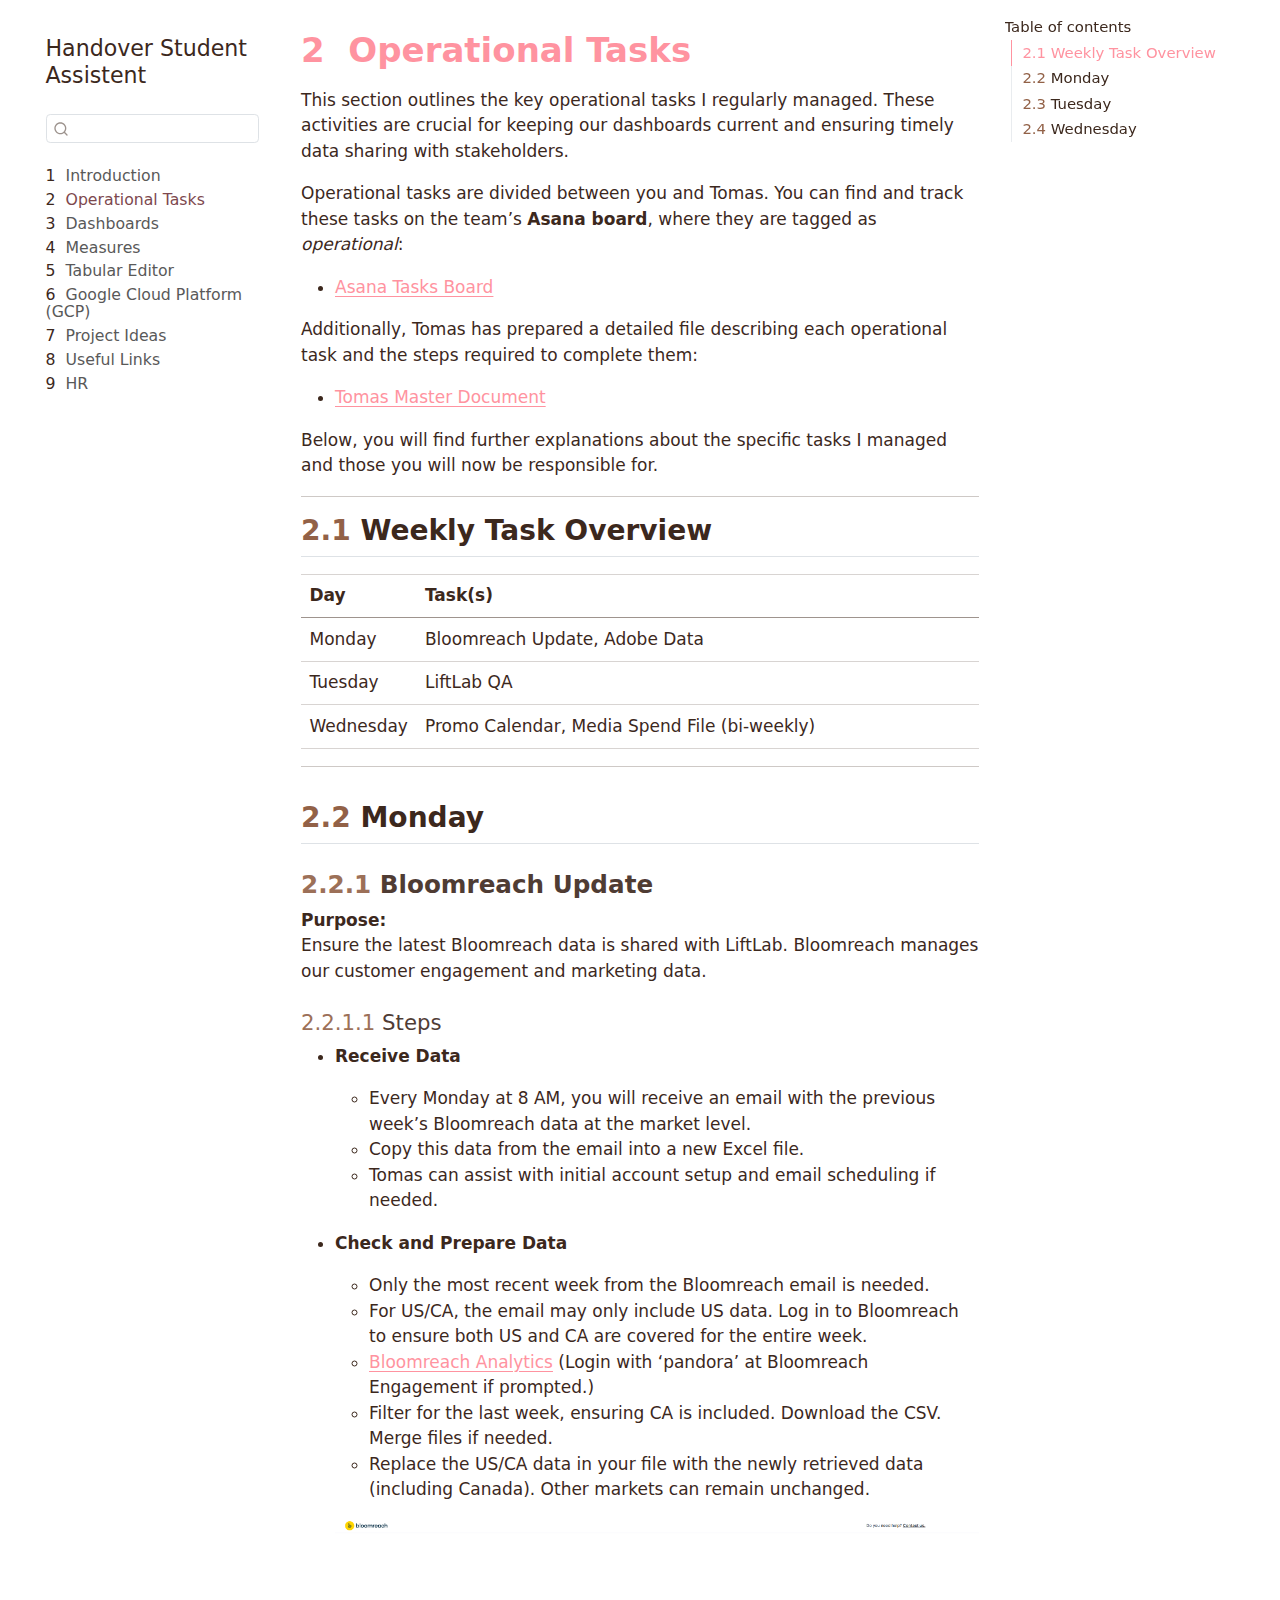
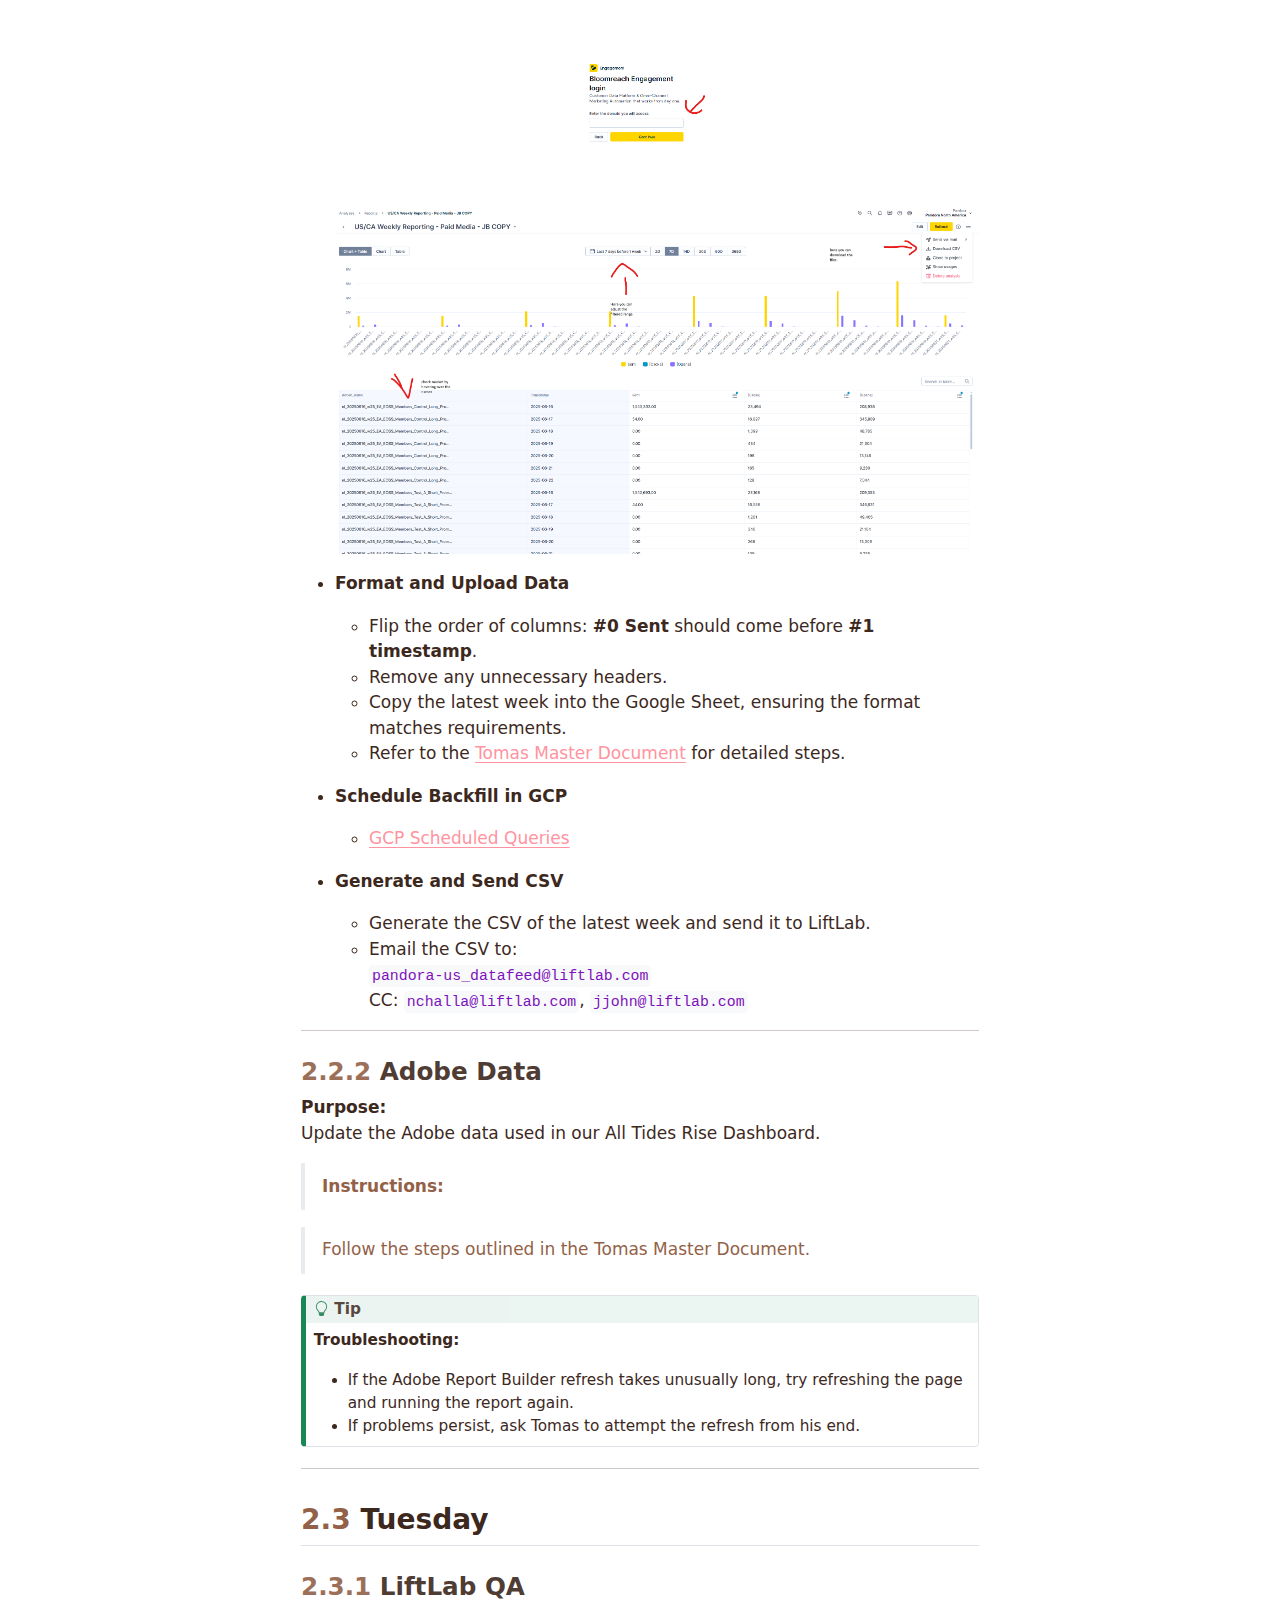
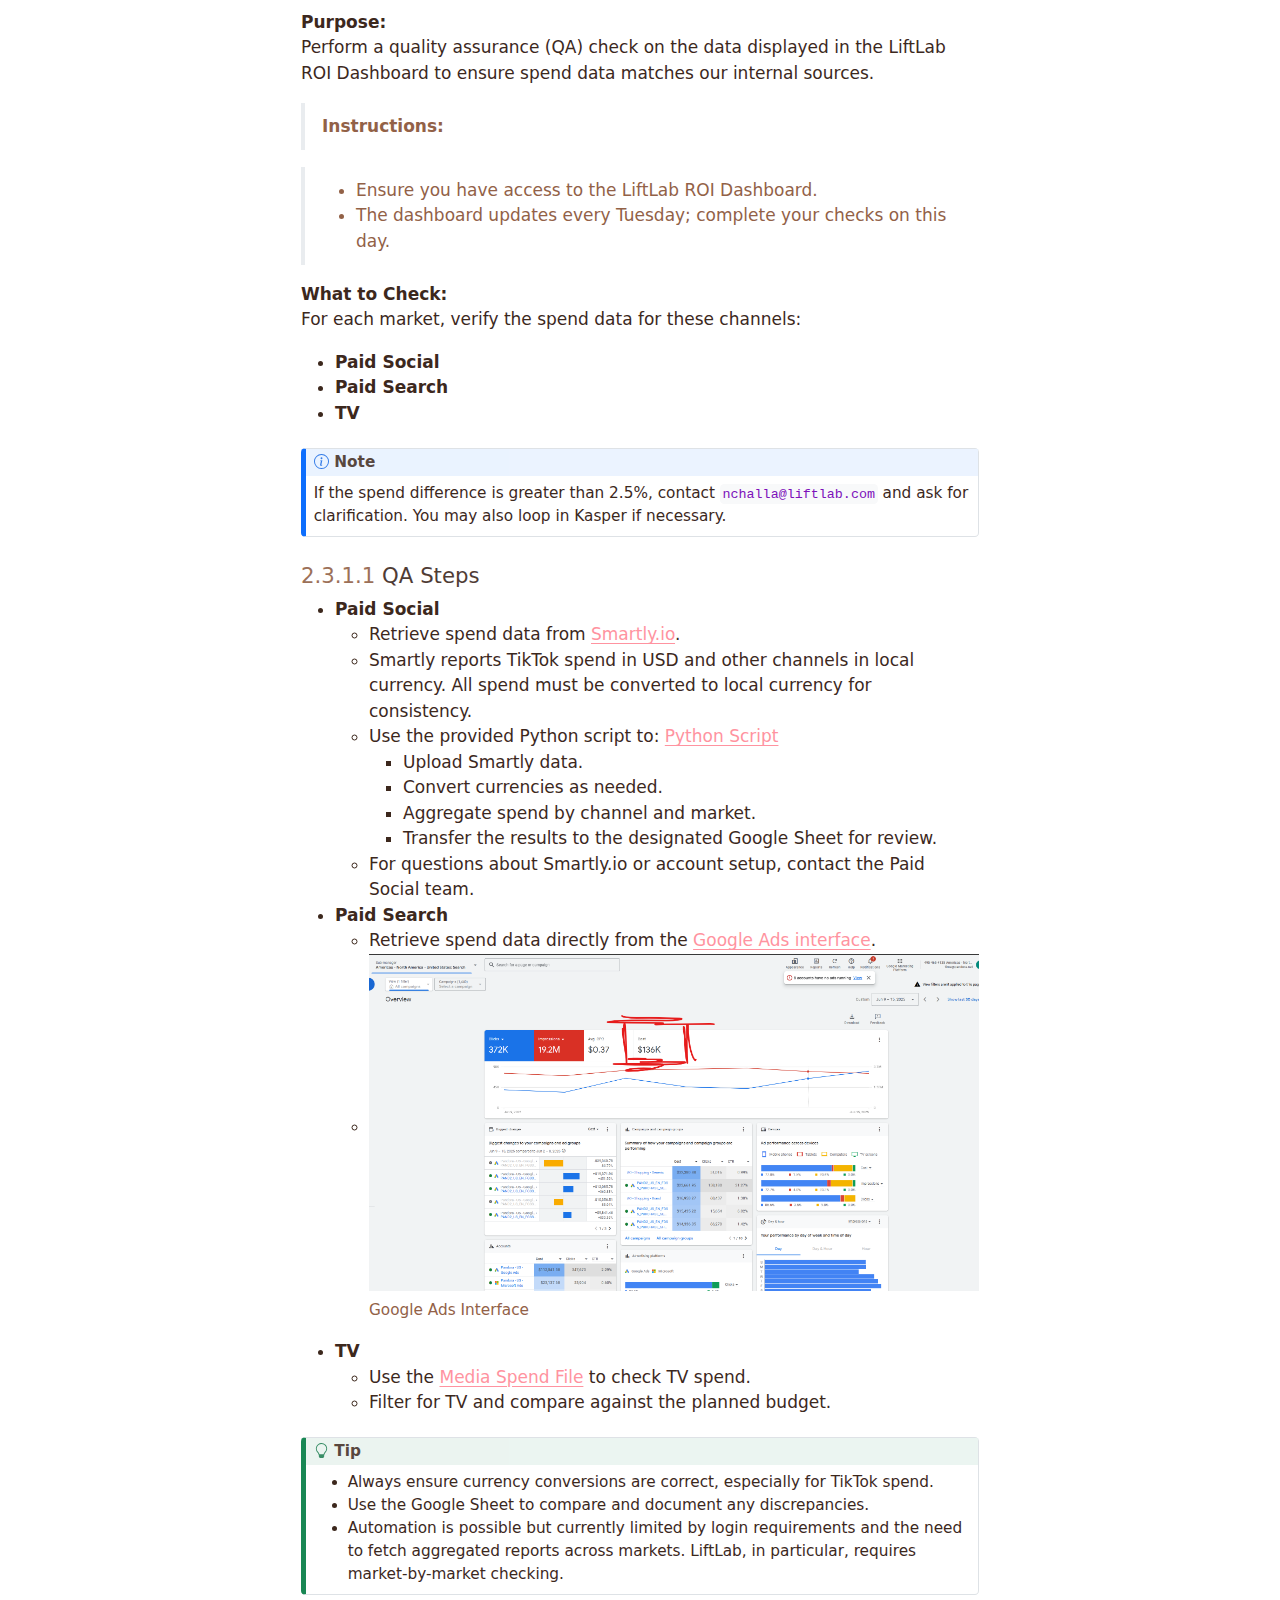
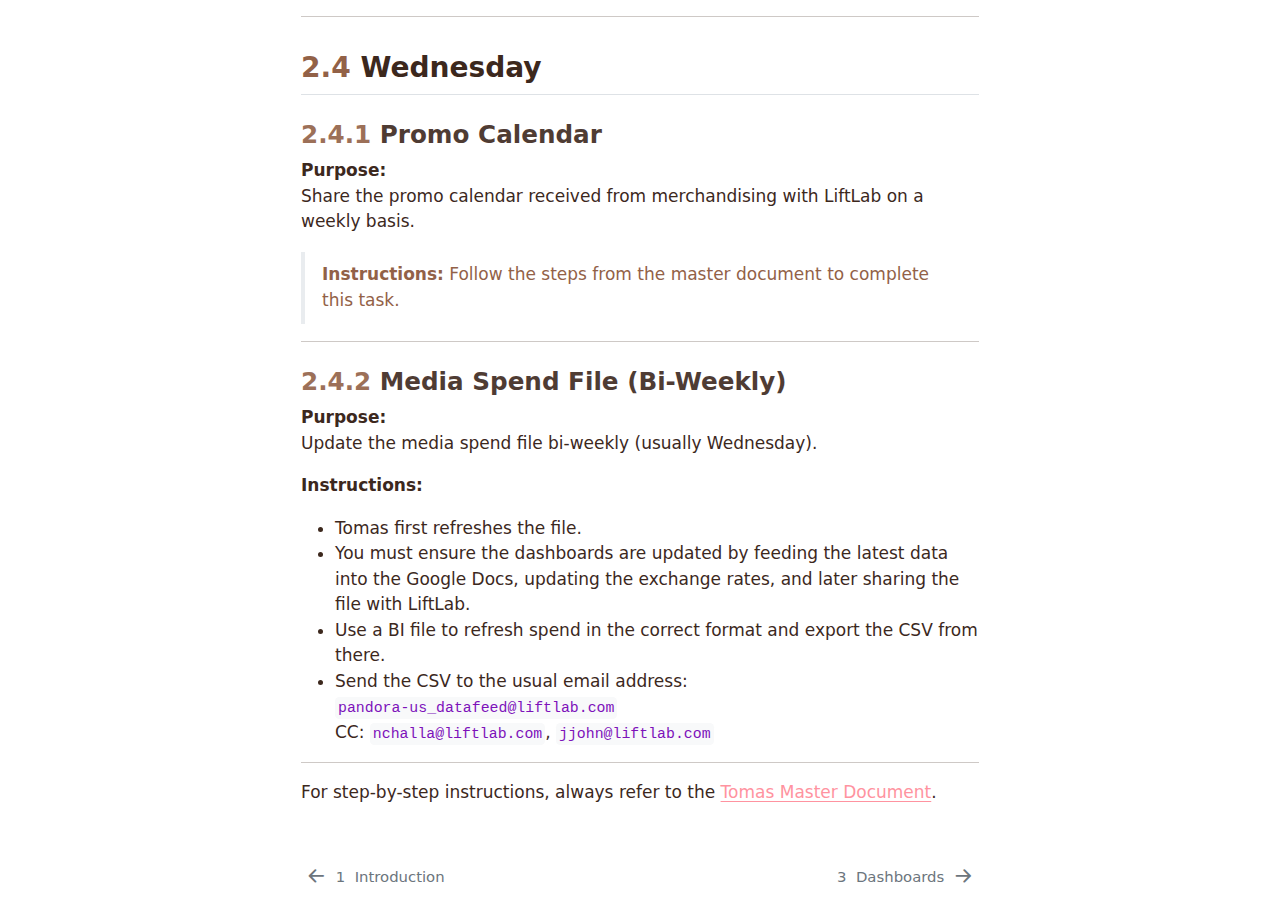
<file: _book/operational_tasks.html>
<!DOCTYPE html>
<html xmlns="http://www.w3.org/1999/xhtml" lang="en" xml:lang="en"><head>

<meta charset="utf-8">
<meta name="generator" content="quarto-1.6.42">

<meta name="viewport" content="width=device-width, initial-scale=1.0, user-scalable=yes">


<title>2&nbsp; Operational Tasks – Handover Student Assistent</title>
<style>
code{white-space: pre-wrap;}
span.smallcaps{font-variant: small-caps;}
div.columns{display: flex; gap: min(4vw, 1.5em);}
div.column{flex: auto; overflow-x: auto;}
div.hanging-indent{margin-left: 1.5em; text-indent: -1.5em;}
ul.task-list{list-style: none;}
ul.task-list li input[type="checkbox"] {
  width: 0.8em;
  margin: 0 0.8em 0.2em -1em; /* quarto-specific, see https://github.com/quarto-dev/quarto-cli/issues/4556 */ 
  vertical-align: middle;
}
</style>


<script src="site_libs/quarto-nav/quarto-nav.js"></script>
<script src="site_libs/quarto-nav/headroom.min.js"></script>
<script src="site_libs/clipboard/clipboard.min.js"></script>
<script src="site_libs/quarto-search/autocomplete.umd.js"></script>
<script src="site_libs/quarto-search/fuse.min.js"></script>
<script src="site_libs/quarto-search/quarto-search.js"></script>
<meta name="quarto:offset" content="./">
<link href="./dashboards.html" rel="next">
<link href="./index.html" rel="prev">
<script src="site_libs/quarto-html/quarto.js"></script>
<script src="site_libs/quarto-html/popper.min.js"></script>
<script src="site_libs/quarto-html/tippy.umd.min.js"></script>
<script src="site_libs/quarto-html/anchor.min.js"></script>
<link href="site_libs/quarto-html/tippy.css" rel="stylesheet">
<link href="site_libs/quarto-html/quarto-syntax-highlighting-2f5df379a58b258e96c21c0638c20c03.css" rel="stylesheet" id="quarto-text-highlighting-styles">
<script src="site_libs/bootstrap/bootstrap.min.js"></script>
<link href="site_libs/bootstrap/bootstrap-icons.css" rel="stylesheet">
<link href="site_libs/bootstrap/bootstrap-562adc6a6ba6d3f803331ca446c74a20.min.css" rel="stylesheet" append-hash="true" id="quarto-bootstrap" data-mode="light">
<script id="quarto-search-options" type="application/json">{
  "location": "sidebar",
  "copy-button": false,
  "collapse-after": 3,
  "panel-placement": "start",
  "type": "textbox",
  "limit": 50,
  "keyboard-shortcut": [
    "f",
    "/",
    "s"
  ],
  "show-item-context": false,
  "language": {
    "search-no-results-text": "No results",
    "search-matching-documents-text": "matching documents",
    "search-copy-link-title": "Copy link to search",
    "search-hide-matches-text": "Hide additional matches",
    "search-more-match-text": "more match in this document",
    "search-more-matches-text": "more matches in this document",
    "search-clear-button-title": "Clear",
    "search-text-placeholder": "",
    "search-detached-cancel-button-title": "Cancel",
    "search-submit-button-title": "Submit",
    "search-label": "Search"
  }
}</script>


<link rel="stylesheet" href="styles.css">
</head>

<body class="nav-sidebar floating">

<div id="quarto-search-results"></div>
  <header id="quarto-header" class="headroom fixed-top">
  <nav class="quarto-secondary-nav">
    <div class="container-fluid d-flex">
      <button type="button" class="quarto-btn-toggle btn" data-bs-toggle="collapse" role="button" data-bs-target=".quarto-sidebar-collapse-item" aria-controls="quarto-sidebar" aria-expanded="false" aria-label="Toggle sidebar navigation" onclick="if (window.quartoToggleHeadroom) { window.quartoToggleHeadroom(); }">
        <i class="bi bi-layout-text-sidebar-reverse"></i>
      </button>
        <nav class="quarto-page-breadcrumbs" aria-label="breadcrumb"><ol class="breadcrumb"><li class="breadcrumb-item"><a href="./operational_tasks.html"><span class="chapter-number">2</span>&nbsp; <span class="chapter-title">Operational Tasks</span></a></li></ol></nav>
        <a class="flex-grow-1" role="navigation" data-bs-toggle="collapse" data-bs-target=".quarto-sidebar-collapse-item" aria-controls="quarto-sidebar" aria-expanded="false" aria-label="Toggle sidebar navigation" onclick="if (window.quartoToggleHeadroom) { window.quartoToggleHeadroom(); }">      
        </a>
      <button type="button" class="btn quarto-search-button" aria-label="Search" onclick="window.quartoOpenSearch();">
        <i class="bi bi-search"></i>
      </button>
    </div>
  </nav>
</header>
<!-- content -->
<div id="quarto-content" class="quarto-container page-columns page-rows-contents page-layout-article">
<!-- sidebar -->
  <nav id="quarto-sidebar" class="sidebar collapse collapse-horizontal quarto-sidebar-collapse-item sidebar-navigation floating overflow-auto">
    <div class="pt-lg-2 mt-2 text-left sidebar-header">
    <div class="sidebar-title mb-0 py-0">
      <a href="./">Handover Student Assistent</a> 
    </div>
      </div>
        <div class="mt-2 flex-shrink-0 align-items-center">
        <div class="sidebar-search">
        <div id="quarto-search" class="" title="Search"></div>
        </div>
        </div>
    <div class="sidebar-menu-container"> 
    <ul class="list-unstyled mt-1">
        <li class="sidebar-item">
  <div class="sidebar-item-container"> 
  <a href="./index.html" class="sidebar-item-text sidebar-link">
 <span class="menu-text"><span class="chapter-number">1</span>&nbsp; <span class="chapter-title">Introduction</span></span></a>
  </div>
</li>
        <li class="sidebar-item">
  <div class="sidebar-item-container"> 
  <a href="./operational_tasks.html" class="sidebar-item-text sidebar-link active">
 <span class="menu-text"><span class="chapter-number">2</span>&nbsp; <span class="chapter-title">Operational Tasks</span></span></a>
  </div>
</li>
        <li class="sidebar-item">
  <div class="sidebar-item-container"> 
  <a href="./dashboards.html" class="sidebar-item-text sidebar-link">
 <span class="menu-text"><span class="chapter-number">3</span>&nbsp; <span class="chapter-title">Dashboards</span></span></a>
  </div>
</li>
        <li class="sidebar-item">
  <div class="sidebar-item-container"> 
  <a href="./measures.html" class="sidebar-item-text sidebar-link">
 <span class="menu-text"><span class="chapter-number">4</span>&nbsp; <span class="chapter-title">Measures</span></span></a>
  </div>
</li>
        <li class="sidebar-item">
  <div class="sidebar-item-container"> 
  <a href="./tabular_editor.html" class="sidebar-item-text sidebar-link">
 <span class="menu-text"><span class="chapter-number">5</span>&nbsp; <span class="chapter-title">Tabular Editor</span></span></a>
  </div>
</li>
        <li class="sidebar-item">
  <div class="sidebar-item-container"> 
  <a href="./google_cloud_platforms.html" class="sidebar-item-text sidebar-link">
 <span class="menu-text"><span class="chapter-number">6</span>&nbsp; <span class="chapter-title">Google Cloud Platform (GCP)</span></span></a>
  </div>
</li>
        <li class="sidebar-item">
  <div class="sidebar-item-container"> 
  <a href="./project_ideas.html" class="sidebar-item-text sidebar-link">
 <span class="menu-text"><span class="chapter-number">7</span>&nbsp; <span class="chapter-title">Project Ideas</span></span></a>
  </div>
</li>
        <li class="sidebar-item">
  <div class="sidebar-item-container"> 
  <a href="./useful_links.html" class="sidebar-item-text sidebar-link">
 <span class="menu-text"><span class="chapter-number">8</span>&nbsp; <span class="chapter-title">Useful Links</span></span></a>
  </div>
</li>
        <li class="sidebar-item">
  <div class="sidebar-item-container"> 
  <a href="./hr.html" class="sidebar-item-text sidebar-link">
 <span class="menu-text"><span class="chapter-number">9</span>&nbsp; <span class="chapter-title">HR</span></span></a>
  </div>
</li>
    </ul>
    </div>
</nav>
<div id="quarto-sidebar-glass" class="quarto-sidebar-collapse-item" data-bs-toggle="collapse" data-bs-target=".quarto-sidebar-collapse-item"></div>
<!-- margin-sidebar -->
    <div id="quarto-margin-sidebar" class="sidebar margin-sidebar">
        <nav id="TOC" role="doc-toc" class="toc-active">
    <h2 id="toc-title">Table of contents</h2>
   
  <ul>
  <li><a href="#weekly-task-overview" id="toc-weekly-task-overview" class="nav-link active" data-scroll-target="#weekly-task-overview"><span class="header-section-number">2.1</span> Weekly Task Overview</a></li>
  <li><a href="#monday" id="toc-monday" class="nav-link" data-scroll-target="#monday"><span class="header-section-number">2.2</span> Monday</a>
  <ul class="collapse">
  <li><a href="#bloomreach-update" id="toc-bloomreach-update" class="nav-link" data-scroll-target="#bloomreach-update"><span class="header-section-number">2.2.1</span> Bloomreach Update</a></li>
  <li><a href="#adobe-data" id="toc-adobe-data" class="nav-link" data-scroll-target="#adobe-data"><span class="header-section-number">2.2.2</span> Adobe Data</a></li>
  </ul></li>
  <li><a href="#tuesday" id="toc-tuesday" class="nav-link" data-scroll-target="#tuesday"><span class="header-section-number">2.3</span> Tuesday</a>
  <ul class="collapse">
  <li><a href="#liftlab-qa" id="toc-liftlab-qa" class="nav-link" data-scroll-target="#liftlab-qa"><span class="header-section-number">2.3.1</span> LiftLab QA</a></li>
  </ul></li>
  <li><a href="#wednesday" id="toc-wednesday" class="nav-link" data-scroll-target="#wednesday"><span class="header-section-number">2.4</span> Wednesday</a>
  <ul class="collapse">
  <li><a href="#promo-calendar" id="toc-promo-calendar" class="nav-link" data-scroll-target="#promo-calendar"><span class="header-section-number">2.4.1</span> Promo Calendar</a></li>
  <li><a href="#media-spend-file-bi-weekly" id="toc-media-spend-file-bi-weekly" class="nav-link" data-scroll-target="#media-spend-file-bi-weekly"><span class="header-section-number">2.4.2</span> Media Spend File (Bi-Weekly)</a></li>
  </ul></li>
  </ul>
</nav>
    </div>
<!-- main -->
<main class="content" id="quarto-document-content">

<header id="title-block-header" class="quarto-title-block default">
<div class="quarto-title">
<h1 class="title"><span class="chapter-number">2</span>&nbsp; <span class="chapter-title">Operational Tasks</span></h1>
</div>



<div class="quarto-title-meta">

    
  
    
  </div>
  


</header>


<p>This section outlines the key operational tasks I regularly managed. These activities are crucial for keeping our dashboards current and ensuring timely data sharing with stakeholders.</p>
<p>Operational tasks are divided between you and Tomas. You can find and track these tasks on the team’s <strong>Asana board</strong>, where they are tagged as <em>operational</em>:</p>
<ul>
<li><a href="https://app.asana.com/1/11630155358869/project/1200791386796567/board">Asana Tasks Board</a></li>
</ul>
<p>Additionally, Tomas has prepared a detailed file describing each operational task and the steps required to complete them:</p>
<ul>
<li><a href="https://docs.google.com/spreadsheets/d/1jX6lZNVJ1S-okNK8Wy056_30DiWaIqTWxEG74FSTMAk/edit?pli=1&amp;gid=0#gid=0">Tomas Master Document</a></li>
</ul>
<p>Below, you will find further explanations about the specific tasks I managed and those you will now be responsible for.</p>
<hr>
<section id="weekly-task-overview" class="level2" data-number="2.1">
<h2 data-number="2.1" class="anchored" data-anchor-id="weekly-task-overview"><span class="header-section-number">2.1</span> Weekly Task Overview</h2>
<table class="caption-top table">
<colgroup>
<col style="width: 13%">
<col style="width: 86%">
</colgroup>
<thead>
<tr class="header">
<th><strong>Day</strong></th>
<th><strong>Task(s)</strong></th>
</tr>
</thead>
<tbody>
<tr class="odd">
<td>Monday</td>
<td>Bloomreach Update, Adobe Data</td>
</tr>
<tr class="even">
<td>Tuesday</td>
<td>LiftLab QA</td>
</tr>
<tr class="odd">
<td>Wednesday</td>
<td>Promo Calendar, Media Spend File (bi-weekly)</td>
</tr>
</tbody>
</table>
<hr>
</section>
<section id="monday" class="level2" data-number="2.2">
<h2 data-number="2.2" class="anchored" data-anchor-id="monday"><span class="header-section-number">2.2</span> Monday</h2>
<section id="bloomreach-update" class="level3" data-number="2.2.1">
<h3 data-number="2.2.1" class="anchored" data-anchor-id="bloomreach-update"><span class="header-section-number">2.2.1</span> Bloomreach Update</h3>
<p><strong>Purpose:</strong><br>
Ensure the latest Bloomreach data is shared with LiftLab. Bloomreach manages our customer engagement and marketing data.</p>
<section id="steps" class="level4" data-number="2.2.1.1">
<h4 data-number="2.2.1.1" class="anchored" data-anchor-id="steps"><span class="header-section-number">2.2.1.1</span> Steps</h4>
<ul>
<li><p><strong>Receive Data</strong></p>
<ul>
<li>Every Monday at 8 AM, you will receive an email with the previous week’s Bloomreach data at the market level.</li>
<li>Copy this data from the email into a new Excel file.</li>
<li>Tomas can assist with initial account setup and email scheduling if needed.</li>
</ul></li>
<li><p><strong>Check and Prepare Data</strong></p>
<ul>
<li>Only the most recent week from the Bloomreach email is needed.</li>
<li>For US/CA, the email may only include US data. Log in to Bloomreach to ensure both US and CA are covered for the entire week.</li>
<li><a href="https://app.exp.pandora.net/p/pandora-north-america/analytics/reports/64e4881683431ec3379aafc0">Bloomreach Analytics</a> (Login with ‘pandora’ at Bloomreach Engagement if prompted.)</li>
<li>Filter for the last week, ensuring CA is included. Download the CSV. Merge files if needed.</li>
<li>Replace the US/CA data in your file with the newly retrieved data (including Canada). Other markets can remain unchanged.</li>
</ul>
<p><img src="images/bloomreach login.png" class="img-fluid" alt="Bloomreach Login"> <img src="images/bloomreach interface.png" class="img-fluid" alt="Bloomreach Filter"></p></li>
<li><p><strong>Format and Upload Data</strong></p>
<ul>
<li>Flip the order of columns: <strong>#0 Sent</strong> should come before <strong>#1 timestamp</strong>.</li>
<li>Remove any unnecessary headers.</li>
<li>Copy the latest week into the Google Sheet, ensuring the format matches requirements.</li>
<li>Refer to the <a href="https://docs.google.com/spreadsheets/d/1jX6lZNVJ1S-okNK8Wy056_30DiWaIqTWxEG74FSTMAk/edit?pli=1&amp;gid=0">Tomas Master Document</a> for detailed steps.</li>
</ul></li>
<li><p><strong>Schedule Backfill in GCP</strong></p>
<ul>
<li><a href="https://console.cloud.google.com/bigquery/scheduled-queries/locations/us/configs/6284de10-0000-2a8a-9704-001a1145122a/runs?project=pandora-dashboard-data">GCP Scheduled Queries</a></li>
</ul></li>
<li><p><strong>Generate and Send CSV</strong></p>
<ul>
<li>Generate the CSV of the latest week and send it to LiftLab.</li>
<li>Email the CSV to:<br>
<code>pandora-us_datafeed@liftlab.com</code><br>
CC: <code>nchalla@liftlab.com</code>, <code>jjohn@liftlab.com</code></li>
</ul></li>
</ul>
<hr>
</section>
</section>
<section id="adobe-data" class="level3" data-number="2.2.2">
<h3 data-number="2.2.2" class="anchored" data-anchor-id="adobe-data"><span class="header-section-number">2.2.2</span> Adobe Data</h3>
<p><strong>Purpose:</strong><br>
Update the Adobe data used in our All Tides Rise Dashboard.</p>
<blockquote class="blockquote">
<p><strong>Instructions:</strong></p>
</blockquote>
<blockquote class="blockquote">
<p>Follow the steps outlined in the Tomas Master Document.</p>
</blockquote>
<div class="callout callout-style-default callout-tip callout-titled">
<div class="callout-header d-flex align-content-center">
<div class="callout-icon-container">
<i class="callout-icon"></i>
</div>
<div class="callout-title-container flex-fill">
Tip
</div>
</div>
<div class="callout-body-container callout-body">
<p><strong>Troubleshooting:</strong></p>
<ul>
<li>If the Adobe Report Builder refresh takes unusually long, try refreshing the page and running the report again.</li>
<li>If problems persist, ask Tomas to attempt the refresh from his end.</li>
</ul>
</div>
</div>
<hr>
</section>
</section>
<section id="tuesday" class="level2" data-number="2.3">
<h2 data-number="2.3" class="anchored" data-anchor-id="tuesday"><span class="header-section-number">2.3</span> Tuesday</h2>
<section id="liftlab-qa" class="level3" data-number="2.3.1">
<h3 data-number="2.3.1" class="anchored" data-anchor-id="liftlab-qa"><span class="header-section-number">2.3.1</span> LiftLab QA</h3>
<p><strong>Purpose:</strong><br>
Perform a quality assurance (QA) check on the data displayed in the LiftLab ROI Dashboard to ensure spend data matches our internal sources.</p>
<blockquote class="blockquote">
<p><strong>Instructions:</strong></p>
</blockquote>
<blockquote class="blockquote">
<ul>
<li>Ensure you have access to the LiftLab ROI Dashboard.</li>
<li>The dashboard updates every Tuesday; complete your checks on this day.</li>
</ul>
</blockquote>
<p><strong>What to Check:</strong><br>
For each market, verify the spend data for these channels:</p>
<ul>
<li><strong>Paid Social</strong></li>
<li><strong>Paid Search</strong></li>
<li><strong>TV</strong></li>
</ul>
<div class="callout callout-style-default callout-note callout-titled">
<div class="callout-header d-flex align-content-center">
<div class="callout-icon-container">
<i class="callout-icon"></i>
</div>
<div class="callout-title-container flex-fill">
Note
</div>
</div>
<div class="callout-body-container callout-body">
<p>If the spend difference is greater than 2.5%, contact <code>nchalla@liftlab.com</code> and ask for clarification. You may also loop in Kasper if necessary.</p>
</div>
</div>
<section id="qa-steps" class="level4" data-number="2.3.1.1">
<h4 data-number="2.3.1.1" class="anchored" data-anchor-id="qa-steps"><span class="header-section-number">2.3.1.1</span> QA Steps</h4>
<ul>
<li><strong>Paid Social</strong>
<ul>
<li>Retrieve spend data from <a href="https://app.smartly.io/#/companies/58048aae7bff85a9728b4567/pivottable/view/294476">Smartly.io</a>.</li>
<li>Smartly reports TikTok spend in USD and other channels in local currency. All spend must be converted to local currency for consistency.</li>
<li>Use the provided Python script to: <a href="references\DataAGG.ipynb">Python Script</a>
<ul>
<li>Upload Smartly data.</li>
<li>Convert currencies as needed.</li>
<li>Aggregate spend by channel and market.</li>
<li>Transfer the results to the designated Google Sheet for review.</li>
</ul></li>
<li>For questions about Smartly.io or account setup, contact the Paid Social team.</li>
</ul></li>
<li><strong>Paid Search</strong>
<ul>
<li>Retrieve spend data directly from the <a href="https://searchads.google.com/nav/selectaccount?euid=1283532195&amp;__u=1628308555&amp;authuser=0&amp;f.sid=-8831459738630220990">Google Ads interface</a>.</li>
<li><div class="quarto-figure quarto-figure-center">
<figure class="figure">
<p><img src="images/GoogleAds.png" class="img-fluid figure-img"></p>
<figcaption>Google Ads Interface</figcaption>
</figure>
</div></li>
</ul></li>
<li><strong>TV</strong>
<ul>
<li>Use the <a href="https://docs.google.com/spreadsheets/d/1AO5x9HXQ_mzGCo3PGAtDiKgQCET5v3vb7xosHmt1w8o/edit?gid=160113186#gid=160113186">Media Spend File</a> to check TV spend.</li>
<li>Filter for TV and compare against the planned budget.</li>
</ul></li>
</ul>
<div class="callout callout-style-default callout-tip callout-titled">
<div class="callout-header d-flex align-content-center">
<div class="callout-icon-container">
<i class="callout-icon"></i>
</div>
<div class="callout-title-container flex-fill">
Tip
</div>
</div>
<div class="callout-body-container callout-body">
<ul>
<li>Always ensure currency conversions are correct, especially for TikTok spend.</li>
<li>Use the Google Sheet to compare and document any discrepancies.</li>
<li>Automation is possible but currently limited by login requirements and the need to fetch aggregated reports across markets. LiftLab, in particular, requires market-by-market checking.</li>
</ul>
</div>
</div>
<hr>
</section>
</section>
</section>
<section id="wednesday" class="level2" data-number="2.4">
<h2 data-number="2.4" class="anchored" data-anchor-id="wednesday"><span class="header-section-number">2.4</span> Wednesday</h2>
<section id="promo-calendar" class="level3" data-number="2.4.1">
<h3 data-number="2.4.1" class="anchored" data-anchor-id="promo-calendar"><span class="header-section-number">2.4.1</span> Promo Calendar</h3>
<p><strong>Purpose:</strong><br>
Share the promo calendar received from merchandising with LiftLab on a weekly basis.</p>
<blockquote class="blockquote">
<p><strong>Instructions:</strong> Follow the steps from the master document to complete this task.</p>
</blockquote>
<hr>
</section>
<section id="media-spend-file-bi-weekly" class="level3" data-number="2.4.2">
<h3 data-number="2.4.2" class="anchored" data-anchor-id="media-spend-file-bi-weekly"><span class="header-section-number">2.4.2</span> Media Spend File (Bi-Weekly)</h3>
<p><strong>Purpose:</strong><br>
Update the media spend file bi-weekly (usually Wednesday).</p>
<p><strong>Instructions:</strong></p>
<ul>
<li>Tomas first refreshes the file.</li>
<li>You must ensure the dashboards are updated by feeding the latest data into the Google Docs, updating the exchange rates, and later sharing the file with LiftLab.</li>
<li>Use a BI file to refresh spend in the correct format and export the CSV from there.</li>
<li>Send the CSV to the usual email address:<br>
<code>pandora-us_datafeed@liftlab.com</code><br>
CC: <code>nchalla@liftlab.com</code>, <code>jjohn@liftlab.com</code></li>
</ul>
<hr>
<p>For step-by-step instructions, always refer to the <a href="https://docs.google.com/spreadsheets/d/1jX6lZNVJ1S-okNK8Wy056_30DiWaIqTWxEG74FSTMAk/edit?pli=1&amp;gid=0">Tomas Master Document</a>.</p>


</section>
</section>

</main> <!-- /main -->
<script id="quarto-html-after-body" type="application/javascript">
window.document.addEventListener("DOMContentLoaded", function (event) {
  const toggleBodyColorMode = (bsSheetEl) => {
    const mode = bsSheetEl.getAttribute("data-mode");
    const bodyEl = window.document.querySelector("body");
    if (mode === "dark") {
      bodyEl.classList.add("quarto-dark");
      bodyEl.classList.remove("quarto-light");
    } else {
      bodyEl.classList.add("quarto-light");
      bodyEl.classList.remove("quarto-dark");
    }
  }
  const toggleBodyColorPrimary = () => {
    const bsSheetEl = window.document.querySelector("link#quarto-bootstrap");
    if (bsSheetEl) {
      toggleBodyColorMode(bsSheetEl);
    }
  }
  toggleBodyColorPrimary();  
  const icon = "";
  const anchorJS = new window.AnchorJS();
  anchorJS.options = {
    placement: 'right',
    icon: icon
  };
  anchorJS.add('.anchored');
  const isCodeAnnotation = (el) => {
    for (const clz of el.classList) {
      if (clz.startsWith('code-annotation-')) {                     
        return true;
      }
    }
    return false;
  }
  const onCopySuccess = function(e) {
    // button target
    const button = e.trigger;
    // don't keep focus
    button.blur();
    // flash "checked"
    button.classList.add('code-copy-button-checked');
    var currentTitle = button.getAttribute("title");
    button.setAttribute("title", "Copied!");
    let tooltip;
    if (window.bootstrap) {
      button.setAttribute("data-bs-toggle", "tooltip");
      button.setAttribute("data-bs-placement", "left");
      button.setAttribute("data-bs-title", "Copied!");
      tooltip = new bootstrap.Tooltip(button, 
        { trigger: "manual", 
          customClass: "code-copy-button-tooltip",
          offset: [0, -8]});
      tooltip.show();    
    }
    setTimeout(function() {
      if (tooltip) {
        tooltip.hide();
        button.removeAttribute("data-bs-title");
        button.removeAttribute("data-bs-toggle");
        button.removeAttribute("data-bs-placement");
      }
      button.setAttribute("title", currentTitle);
      button.classList.remove('code-copy-button-checked');
    }, 1000);
    // clear code selection
    e.clearSelection();
  }
  const getTextToCopy = function(trigger) {
      const codeEl = trigger.previousElementSibling.cloneNode(true);
      for (const childEl of codeEl.children) {
        if (isCodeAnnotation(childEl)) {
          childEl.remove();
        }
      }
      return codeEl.innerText;
  }
  const clipboard = new window.ClipboardJS('.code-copy-button:not([data-in-quarto-modal])', {
    text: getTextToCopy
  });
  clipboard.on('success', onCopySuccess);
  if (window.document.getElementById('quarto-embedded-source-code-modal')) {
    const clipboardModal = new window.ClipboardJS('.code-copy-button[data-in-quarto-modal]', {
      text: getTextToCopy,
      container: window.document.getElementById('quarto-embedded-source-code-modal')
    });
    clipboardModal.on('success', onCopySuccess);
  }
    var localhostRegex = new RegExp(/^(?:http|https):\/\/localhost\:?[0-9]*\//);
    var mailtoRegex = new RegExp(/^mailto:/);
      var filterRegex = new RegExp('/' + window.location.host + '/');
    var isInternal = (href) => {
        return filterRegex.test(href) || localhostRegex.test(href) || mailtoRegex.test(href);
    }
    // Inspect non-navigation links and adorn them if external
 	var links = window.document.querySelectorAll('a[href]:not(.nav-link):not(.navbar-brand):not(.toc-action):not(.sidebar-link):not(.sidebar-item-toggle):not(.pagination-link):not(.no-external):not([aria-hidden]):not(.dropdown-item):not(.quarto-navigation-tool):not(.about-link)');
    for (var i=0; i<links.length; i++) {
      const link = links[i];
      if (!isInternal(link.href)) {
        // undo the damage that might have been done by quarto-nav.js in the case of
        // links that we want to consider external
        if (link.dataset.originalHref !== undefined) {
          link.href = link.dataset.originalHref;
        }
      }
    }
  function tippyHover(el, contentFn, onTriggerFn, onUntriggerFn) {
    const config = {
      allowHTML: true,
      maxWidth: 500,
      delay: 100,
      arrow: false,
      appendTo: function(el) {
          return el.parentElement;
      },
      interactive: true,
      interactiveBorder: 10,
      theme: 'quarto',
      placement: 'bottom-start',
    };
    if (contentFn) {
      config.content = contentFn;
    }
    if (onTriggerFn) {
      config.onTrigger = onTriggerFn;
    }
    if (onUntriggerFn) {
      config.onUntrigger = onUntriggerFn;
    }
    window.tippy(el, config); 
  }
  const noterefs = window.document.querySelectorAll('a[role="doc-noteref"]');
  for (var i=0; i<noterefs.length; i++) {
    const ref = noterefs[i];
    tippyHover(ref, function() {
      // use id or data attribute instead here
      let href = ref.getAttribute('data-footnote-href') || ref.getAttribute('href');
      try { href = new URL(href).hash; } catch {}
      const id = href.replace(/^#\/?/, "");
      const note = window.document.getElementById(id);
      if (note) {
        return note.innerHTML;
      } else {
        return "";
      }
    });
  }
  const xrefs = window.document.querySelectorAll('a.quarto-xref');
  const processXRef = (id, note) => {
    // Strip column container classes
    const stripColumnClz = (el) => {
      el.classList.remove("page-full", "page-columns");
      if (el.children) {
        for (const child of el.children) {
          stripColumnClz(child);
        }
      }
    }
    stripColumnClz(note)
    if (id === null || id.startsWith('sec-')) {
      // Special case sections, only their first couple elements
      const container = document.createElement("div");
      if (note.children && note.children.length > 2) {
        container.appendChild(note.children[0].cloneNode(true));
        for (let i = 1; i < note.children.length; i++) {
          const child = note.children[i];
          if (child.tagName === "P" && child.innerText === "") {
            continue;
          } else {
            container.appendChild(child.cloneNode(true));
            break;
          }
        }
        if (window.Quarto?.typesetMath) {
          window.Quarto.typesetMath(container);
        }
        return container.innerHTML
      } else {
        if (window.Quarto?.typesetMath) {
          window.Quarto.typesetMath(note);
        }
        return note.innerHTML;
      }
    } else {
      // Remove any anchor links if they are present
      const anchorLink = note.querySelector('a.anchorjs-link');
      if (anchorLink) {
        anchorLink.remove();
      }
      if (window.Quarto?.typesetMath) {
        window.Quarto.typesetMath(note);
      }
      if (note.classList.contains("callout")) {
        return note.outerHTML;
      } else {
        return note.innerHTML;
      }
    }
  }
  for (var i=0; i<xrefs.length; i++) {
    const xref = xrefs[i];
    tippyHover(xref, undefined, function(instance) {
      instance.disable();
      let url = xref.getAttribute('href');
      let hash = undefined; 
      if (url.startsWith('#')) {
        hash = url;
      } else {
        try { hash = new URL(url).hash; } catch {}
      }
      if (hash) {
        const id = hash.replace(/^#\/?/, "");
        const note = window.document.getElementById(id);
        if (note !== null) {
          try {
            const html = processXRef(id, note.cloneNode(true));
            instance.setContent(html);
          } finally {
            instance.enable();
            instance.show();
          }
        } else {
          // See if we can fetch this
          fetch(url.split('#')[0])
          .then(res => res.text())
          .then(html => {
            const parser = new DOMParser();
            const htmlDoc = parser.parseFromString(html, "text/html");
            const note = htmlDoc.getElementById(id);
            if (note !== null) {
              const html = processXRef(id, note);
              instance.setContent(html);
            } 
          }).finally(() => {
            instance.enable();
            instance.show();
          });
        }
      } else {
        // See if we can fetch a full url (with no hash to target)
        // This is a special case and we should probably do some content thinning / targeting
        fetch(url)
        .then(res => res.text())
        .then(html => {
          const parser = new DOMParser();
          const htmlDoc = parser.parseFromString(html, "text/html");
          const note = htmlDoc.querySelector('main.content');
          if (note !== null) {
            // This should only happen for chapter cross references
            // (since there is no id in the URL)
            // remove the first header
            if (note.children.length > 0 && note.children[0].tagName === "HEADER") {
              note.children[0].remove();
            }
            const html = processXRef(null, note);
            instance.setContent(html);
          } 
        }).finally(() => {
          instance.enable();
          instance.show();
        });
      }
    }, function(instance) {
    });
  }
      let selectedAnnoteEl;
      const selectorForAnnotation = ( cell, annotation) => {
        let cellAttr = 'data-code-cell="' + cell + '"';
        let lineAttr = 'data-code-annotation="' +  annotation + '"';
        const selector = 'span[' + cellAttr + '][' + lineAttr + ']';
        return selector;
      }
      const selectCodeLines = (annoteEl) => {
        const doc = window.document;
        const targetCell = annoteEl.getAttribute("data-target-cell");
        const targetAnnotation = annoteEl.getAttribute("data-target-annotation");
        const annoteSpan = window.document.querySelector(selectorForAnnotation(targetCell, targetAnnotation));
        const lines = annoteSpan.getAttribute("data-code-lines").split(",");
        const lineIds = lines.map((line) => {
          return targetCell + "-" + line;
        })
        let top = null;
        let height = null;
        let parent = null;
        if (lineIds.length > 0) {
            //compute the position of the single el (top and bottom and make a div)
            const el = window.document.getElementById(lineIds[0]);
            top = el.offsetTop;
            height = el.offsetHeight;
            parent = el.parentElement.parentElement;
          if (lineIds.length > 1) {
            const lastEl = window.document.getElementById(lineIds[lineIds.length - 1]);
            const bottom = lastEl.offsetTop + lastEl.offsetHeight;
            height = bottom - top;
          }
          if (top !== null && height !== null && parent !== null) {
            // cook up a div (if necessary) and position it 
            let div = window.document.getElementById("code-annotation-line-highlight");
            if (div === null) {
              div = window.document.createElement("div");
              div.setAttribute("id", "code-annotation-line-highlight");
              div.style.position = 'absolute';
              parent.appendChild(div);
            }
            div.style.top = top - 2 + "px";
            div.style.height = height + 4 + "px";
            div.style.left = 0;
            let gutterDiv = window.document.getElementById("code-annotation-line-highlight-gutter");
            if (gutterDiv === null) {
              gutterDiv = window.document.createElement("div");
              gutterDiv.setAttribute("id", "code-annotation-line-highlight-gutter");
              gutterDiv.style.position = 'absolute';
              const codeCell = window.document.getElementById(targetCell);
              const gutter = codeCell.querySelector('.code-annotation-gutter');
              gutter.appendChild(gutterDiv);
            }
            gutterDiv.style.top = top - 2 + "px";
            gutterDiv.style.height = height + 4 + "px";
          }
          selectedAnnoteEl = annoteEl;
        }
      };
      const unselectCodeLines = () => {
        const elementsIds = ["code-annotation-line-highlight", "code-annotation-line-highlight-gutter"];
        elementsIds.forEach((elId) => {
          const div = window.document.getElementById(elId);
          if (div) {
            div.remove();
          }
        });
        selectedAnnoteEl = undefined;
      };
        // Handle positioning of the toggle
    window.addEventListener(
      "resize",
      throttle(() => {
        elRect = undefined;
        if (selectedAnnoteEl) {
          selectCodeLines(selectedAnnoteEl);
        }
      }, 10)
    );
    function throttle(fn, ms) {
    let throttle = false;
    let timer;
      return (...args) => {
        if(!throttle) { // first call gets through
            fn.apply(this, args);
            throttle = true;
        } else { // all the others get throttled
            if(timer) clearTimeout(timer); // cancel #2
            timer = setTimeout(() => {
              fn.apply(this, args);
              timer = throttle = false;
            }, ms);
        }
      };
    }
      // Attach click handler to the DT
      const annoteDls = window.document.querySelectorAll('dt[data-target-cell]');
      for (const annoteDlNode of annoteDls) {
        annoteDlNode.addEventListener('click', (event) => {
          const clickedEl = event.target;
          if (clickedEl !== selectedAnnoteEl) {
            unselectCodeLines();
            const activeEl = window.document.querySelector('dt[data-target-cell].code-annotation-active');
            if (activeEl) {
              activeEl.classList.remove('code-annotation-active');
            }
            selectCodeLines(clickedEl);
            clickedEl.classList.add('code-annotation-active');
          } else {
            // Unselect the line
            unselectCodeLines();
            clickedEl.classList.remove('code-annotation-active');
          }
        });
      }
  const findCites = (el) => {
    const parentEl = el.parentElement;
    if (parentEl) {
      const cites = parentEl.dataset.cites;
      if (cites) {
        return {
          el,
          cites: cites.split(' ')
        };
      } else {
        return findCites(el.parentElement)
      }
    } else {
      return undefined;
    }
  };
  var bibliorefs = window.document.querySelectorAll('a[role="doc-biblioref"]');
  for (var i=0; i<bibliorefs.length; i++) {
    const ref = bibliorefs[i];
    const citeInfo = findCites(ref);
    if (citeInfo) {
      tippyHover(citeInfo.el, function() {
        var popup = window.document.createElement('div');
        citeInfo.cites.forEach(function(cite) {
          var citeDiv = window.document.createElement('div');
          citeDiv.classList.add('hanging-indent');
          citeDiv.classList.add('csl-entry');
          var biblioDiv = window.document.getElementById('ref-' + cite);
          if (biblioDiv) {
            citeDiv.innerHTML = biblioDiv.innerHTML;
          }
          popup.appendChild(citeDiv);
        });
        return popup.innerHTML;
      });
    }
  }
});
</script>
<nav class="page-navigation">
  <div class="nav-page nav-page-previous">
      <a href="./index.html" class="pagination-link" aria-label="Introduction">
        <i class="bi bi-arrow-left-short"></i> <span class="nav-page-text"><span class="chapter-number">1</span>&nbsp; <span class="chapter-title">Introduction</span></span>
      </a>          
  </div>
  <div class="nav-page nav-page-next">
      <a href="./dashboards.html" class="pagination-link" aria-label="Dashboards">
        <span class="nav-page-text"><span class="chapter-number">3</span>&nbsp; <span class="chapter-title">Dashboards</span></span> <i class="bi bi-arrow-right-short"></i>
      </a>
  </div>
</nav>
</div> <!-- /content -->




</body></html>
</file>
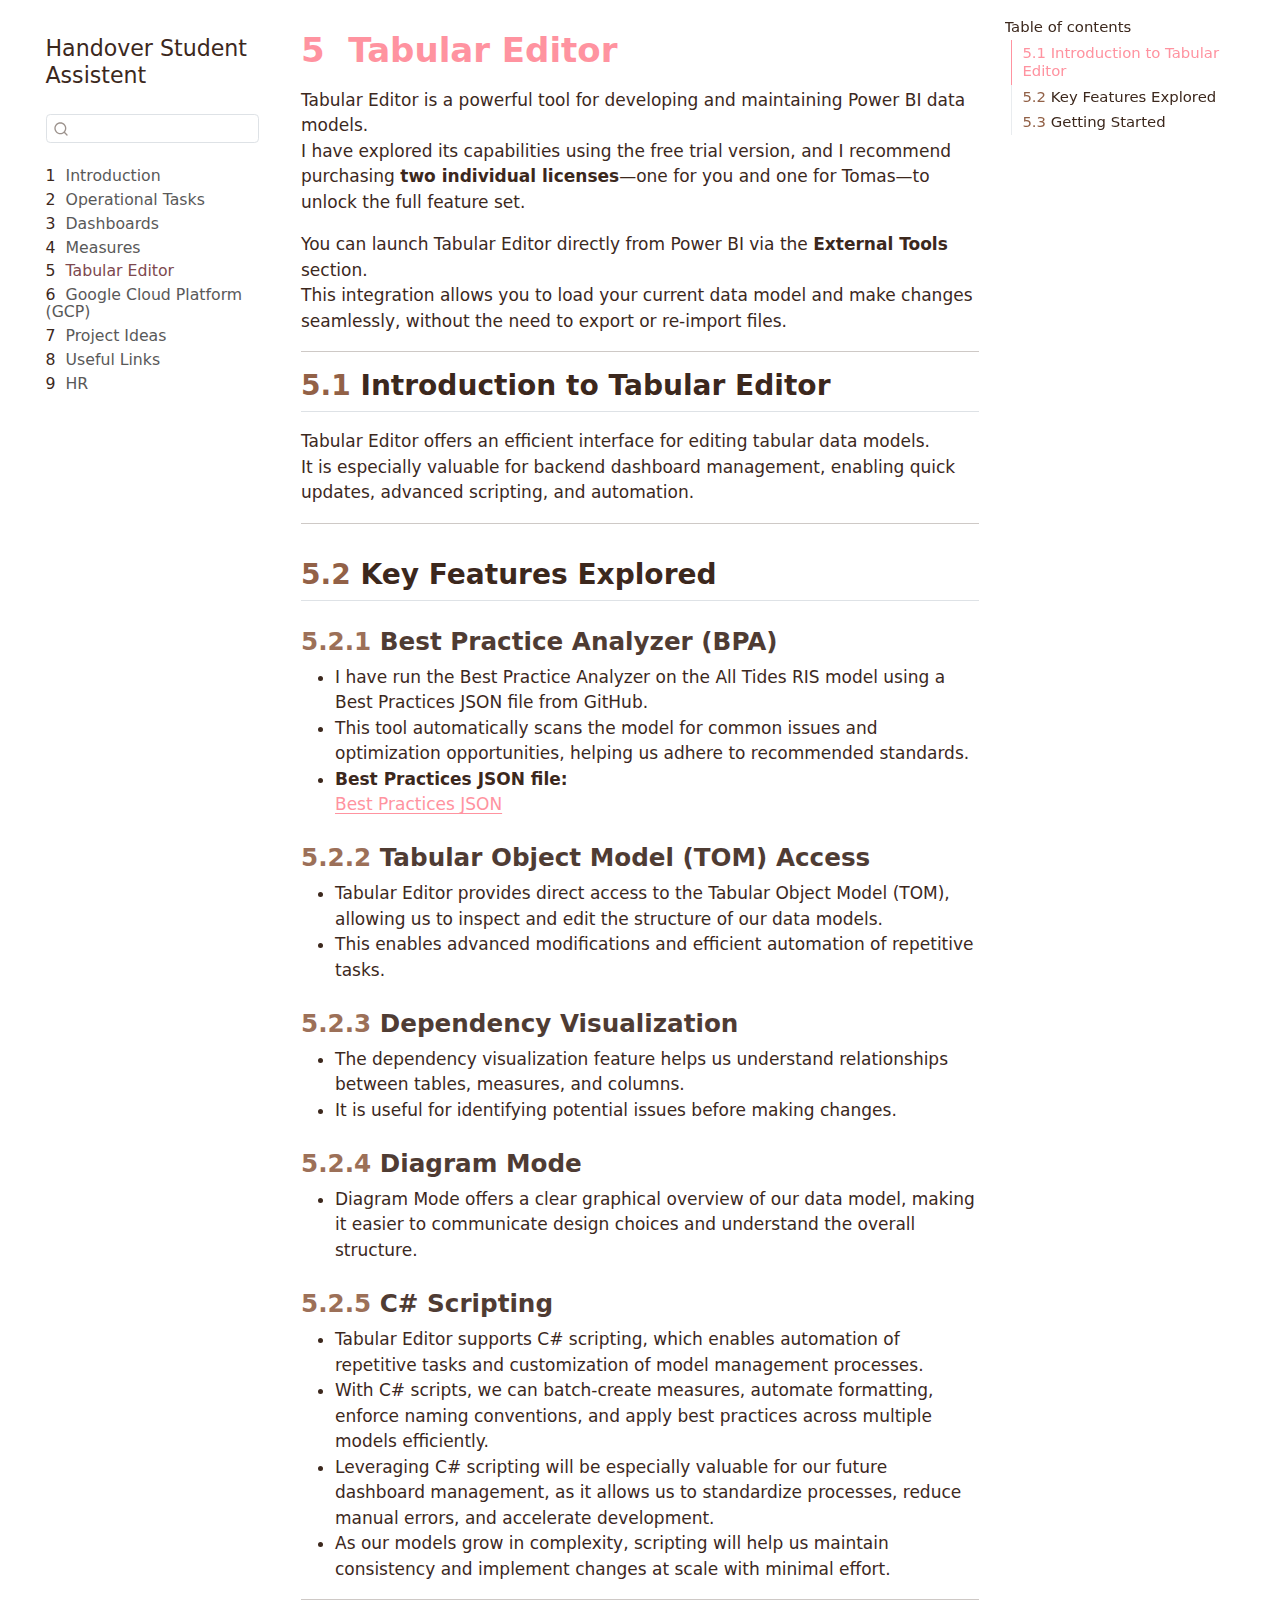
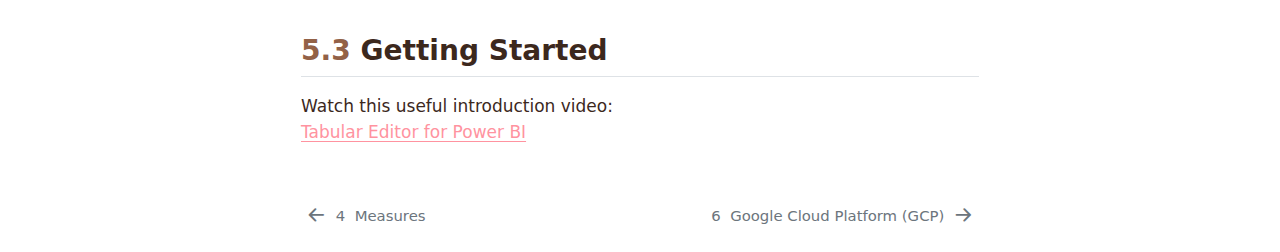
<file: _book/tabular_editor.html>
<!DOCTYPE html>
<html xmlns="http://www.w3.org/1999/xhtml" lang="en" xml:lang="en"><head>

<meta charset="utf-8">
<meta name="generator" content="quarto-1.6.42">

<meta name="viewport" content="width=device-width, initial-scale=1.0, user-scalable=yes">


<title>5&nbsp; Tabular Editor – Handover Student Assistent</title>
<style>
code{white-space: pre-wrap;}
span.smallcaps{font-variant: small-caps;}
div.columns{display: flex; gap: min(4vw, 1.5em);}
div.column{flex: auto; overflow-x: auto;}
div.hanging-indent{margin-left: 1.5em; text-indent: -1.5em;}
ul.task-list{list-style: none;}
ul.task-list li input[type="checkbox"] {
  width: 0.8em;
  margin: 0 0.8em 0.2em -1em; /* quarto-specific, see https://github.com/quarto-dev/quarto-cli/issues/4556 */ 
  vertical-align: middle;
}
</style>


<script src="site_libs/quarto-nav/quarto-nav.js"></script>
<script src="site_libs/quarto-nav/headroom.min.js"></script>
<script src="site_libs/clipboard/clipboard.min.js"></script>
<script src="site_libs/quarto-search/autocomplete.umd.js"></script>
<script src="site_libs/quarto-search/fuse.min.js"></script>
<script src="site_libs/quarto-search/quarto-search.js"></script>
<meta name="quarto:offset" content="./">
<link href="./google_cloud_platforms.html" rel="next">
<link href="./measures.html" rel="prev">
<script src="site_libs/quarto-html/quarto.js"></script>
<script src="site_libs/quarto-html/popper.min.js"></script>
<script src="site_libs/quarto-html/tippy.umd.min.js"></script>
<script src="site_libs/quarto-html/anchor.min.js"></script>
<link href="site_libs/quarto-html/tippy.css" rel="stylesheet">
<link href="site_libs/quarto-html/quarto-syntax-highlighting-2f5df379a58b258e96c21c0638c20c03.css" rel="stylesheet" id="quarto-text-highlighting-styles">
<script src="site_libs/bootstrap/bootstrap.min.js"></script>
<link href="site_libs/bootstrap/bootstrap-icons.css" rel="stylesheet">
<link href="site_libs/bootstrap/bootstrap-562adc6a6ba6d3f803331ca446c74a20.min.css" rel="stylesheet" append-hash="true" id="quarto-bootstrap" data-mode="light">
<script id="quarto-search-options" type="application/json">{
  "location": "sidebar",
  "copy-button": false,
  "collapse-after": 3,
  "panel-placement": "start",
  "type": "textbox",
  "limit": 50,
  "keyboard-shortcut": [
    "f",
    "/",
    "s"
  ],
  "show-item-context": false,
  "language": {
    "search-no-results-text": "No results",
    "search-matching-documents-text": "matching documents",
    "search-copy-link-title": "Copy link to search",
    "search-hide-matches-text": "Hide additional matches",
    "search-more-match-text": "more match in this document",
    "search-more-matches-text": "more matches in this document",
    "search-clear-button-title": "Clear",
    "search-text-placeholder": "",
    "search-detached-cancel-button-title": "Cancel",
    "search-submit-button-title": "Submit",
    "search-label": "Search"
  }
}</script>


<link rel="stylesheet" href="styles.css">
</head>

<body class="nav-sidebar floating">

<div id="quarto-search-results"></div>
  <header id="quarto-header" class="headroom fixed-top">
  <nav class="quarto-secondary-nav">
    <div class="container-fluid d-flex">
      <button type="button" class="quarto-btn-toggle btn" data-bs-toggle="collapse" role="button" data-bs-target=".quarto-sidebar-collapse-item" aria-controls="quarto-sidebar" aria-expanded="false" aria-label="Toggle sidebar navigation" onclick="if (window.quartoToggleHeadroom) { window.quartoToggleHeadroom(); }">
        <i class="bi bi-layout-text-sidebar-reverse"></i>
      </button>
        <nav class="quarto-page-breadcrumbs" aria-label="breadcrumb"><ol class="breadcrumb"><li class="breadcrumb-item"><a href="./tabular_editor.html"><span class="chapter-number">5</span>&nbsp; <span class="chapter-title">Tabular Editor</span></a></li></ol></nav>
        <a class="flex-grow-1" role="navigation" data-bs-toggle="collapse" data-bs-target=".quarto-sidebar-collapse-item" aria-controls="quarto-sidebar" aria-expanded="false" aria-label="Toggle sidebar navigation" onclick="if (window.quartoToggleHeadroom) { window.quartoToggleHeadroom(); }">      
        </a>
      <button type="button" class="btn quarto-search-button" aria-label="Search" onclick="window.quartoOpenSearch();">
        <i class="bi bi-search"></i>
      </button>
    </div>
  </nav>
</header>
<!-- content -->
<div id="quarto-content" class="quarto-container page-columns page-rows-contents page-layout-article">
<!-- sidebar -->
  <nav id="quarto-sidebar" class="sidebar collapse collapse-horizontal quarto-sidebar-collapse-item sidebar-navigation floating overflow-auto">
    <div class="pt-lg-2 mt-2 text-left sidebar-header">
    <div class="sidebar-title mb-0 py-0">
      <a href="./">Handover Student Assistent</a> 
    </div>
      </div>
        <div class="mt-2 flex-shrink-0 align-items-center">
        <div class="sidebar-search">
        <div id="quarto-search" class="" title="Search"></div>
        </div>
        </div>
    <div class="sidebar-menu-container"> 
    <ul class="list-unstyled mt-1">
        <li class="sidebar-item">
  <div class="sidebar-item-container"> 
  <a href="./index.html" class="sidebar-item-text sidebar-link">
 <span class="menu-text"><span class="chapter-number">1</span>&nbsp; <span class="chapter-title">Introduction</span></span></a>
  </div>
</li>
        <li class="sidebar-item">
  <div class="sidebar-item-container"> 
  <a href="./operational_tasks.html" class="sidebar-item-text sidebar-link">
 <span class="menu-text"><span class="chapter-number">2</span>&nbsp; <span class="chapter-title">Operational Tasks</span></span></a>
  </div>
</li>
        <li class="sidebar-item">
  <div class="sidebar-item-container"> 
  <a href="./dashboards.html" class="sidebar-item-text sidebar-link">
 <span class="menu-text"><span class="chapter-number">3</span>&nbsp; <span class="chapter-title">Dashboards</span></span></a>
  </div>
</li>
        <li class="sidebar-item">
  <div class="sidebar-item-container"> 
  <a href="./measures.html" class="sidebar-item-text sidebar-link">
 <span class="menu-text"><span class="chapter-number">4</span>&nbsp; <span class="chapter-title">Measures</span></span></a>
  </div>
</li>
        <li class="sidebar-item">
  <div class="sidebar-item-container"> 
  <a href="./tabular_editor.html" class="sidebar-item-text sidebar-link active">
 <span class="menu-text"><span class="chapter-number">5</span>&nbsp; <span class="chapter-title">Tabular Editor</span></span></a>
  </div>
</li>
        <li class="sidebar-item">
  <div class="sidebar-item-container"> 
  <a href="./google_cloud_platforms.html" class="sidebar-item-text sidebar-link">
 <span class="menu-text"><span class="chapter-number">6</span>&nbsp; <span class="chapter-title">Google Cloud Platform (GCP)</span></span></a>
  </div>
</li>
        <li class="sidebar-item">
  <div class="sidebar-item-container"> 
  <a href="./project_ideas.html" class="sidebar-item-text sidebar-link">
 <span class="menu-text"><span class="chapter-number">7</span>&nbsp; <span class="chapter-title">Project Ideas</span></span></a>
  </div>
</li>
        <li class="sidebar-item">
  <div class="sidebar-item-container"> 
  <a href="./useful_links.html" class="sidebar-item-text sidebar-link">
 <span class="menu-text"><span class="chapter-number">8</span>&nbsp; <span class="chapter-title">Useful Links</span></span></a>
  </div>
</li>
        <li class="sidebar-item">
  <div class="sidebar-item-container"> 
  <a href="./hr.html" class="sidebar-item-text sidebar-link">
 <span class="menu-text"><span class="chapter-number">9</span>&nbsp; <span class="chapter-title">HR</span></span></a>
  </div>
</li>
    </ul>
    </div>
</nav>
<div id="quarto-sidebar-glass" class="quarto-sidebar-collapse-item" data-bs-toggle="collapse" data-bs-target=".quarto-sidebar-collapse-item"></div>
<!-- margin-sidebar -->
    <div id="quarto-margin-sidebar" class="sidebar margin-sidebar">
        <nav id="TOC" role="doc-toc" class="toc-active">
    <h2 id="toc-title">Table of contents</h2>
   
  <ul>
  <li><a href="#introduction-to-tabular-editor" id="toc-introduction-to-tabular-editor" class="nav-link active" data-scroll-target="#introduction-to-tabular-editor"><span class="header-section-number">5.1</span> Introduction to Tabular Editor</a></li>
  <li><a href="#key-features-explored" id="toc-key-features-explored" class="nav-link" data-scroll-target="#key-features-explored"><span class="header-section-number">5.2</span> Key Features Explored</a>
  <ul class="collapse">
  <li><a href="#best-practice-analyzer-bpa" id="toc-best-practice-analyzer-bpa" class="nav-link" data-scroll-target="#best-practice-analyzer-bpa"><span class="header-section-number">5.2.1</span> Best Practice Analyzer (BPA)</a></li>
  <li><a href="#tabular-object-model-tom-access" id="toc-tabular-object-model-tom-access" class="nav-link" data-scroll-target="#tabular-object-model-tom-access"><span class="header-section-number">5.2.2</span> Tabular Object Model (TOM) Access</a></li>
  <li><a href="#dependency-visualization" id="toc-dependency-visualization" class="nav-link" data-scroll-target="#dependency-visualization"><span class="header-section-number">5.2.3</span> Dependency Visualization</a></li>
  <li><a href="#diagram-mode" id="toc-diagram-mode" class="nav-link" data-scroll-target="#diagram-mode"><span class="header-section-number">5.2.4</span> Diagram Mode</a></li>
  <li><a href="#c-scripting" id="toc-c-scripting" class="nav-link" data-scroll-target="#c-scripting"><span class="header-section-number">5.2.5</span> C# Scripting</a></li>
  </ul></li>
  <li><a href="#getting-started" id="toc-getting-started" class="nav-link" data-scroll-target="#getting-started"><span class="header-section-number">5.3</span> Getting Started</a></li>
  </ul>
</nav>
    </div>
<!-- main -->
<main class="content" id="quarto-document-content">

<header id="title-block-header" class="quarto-title-block default">
<div class="quarto-title">
<h1 class="title"><span class="chapter-number">5</span>&nbsp; <span class="chapter-title">Tabular Editor</span></h1>
</div>



<div class="quarto-title-meta">

    
  
    
  </div>
  


</header>


<p>Tabular Editor is a powerful tool for developing and maintaining Power BI data models.<br>
I have explored its capabilities using the free trial version, and I recommend purchasing <strong>two individual licenses</strong>—one for you and one for Tomas—to unlock the full feature set.</p>
<p>You can launch Tabular Editor directly from Power BI via the <strong>External Tools</strong> section.<br>
This integration allows you to load your current data model and make changes seamlessly, without the need to export or re-import files.</p>
<hr>
<section id="introduction-to-tabular-editor" class="level2" data-number="5.1">
<h2 data-number="5.1" class="anchored" data-anchor-id="introduction-to-tabular-editor"><span class="header-section-number">5.1</span> Introduction to Tabular Editor</h2>
<p>Tabular Editor offers an efficient interface for editing tabular data models.<br>
It is especially valuable for backend dashboard management, enabling quick updates, advanced scripting, and automation.</p>
<hr>
</section>
<section id="key-features-explored" class="level2" data-number="5.2">
<h2 data-number="5.2" class="anchored" data-anchor-id="key-features-explored"><span class="header-section-number">5.2</span> Key Features Explored</h2>
<section id="best-practice-analyzer-bpa" class="level3" data-number="5.2.1">
<h3 data-number="5.2.1" class="anchored" data-anchor-id="best-practice-analyzer-bpa"><span class="header-section-number">5.2.1</span> Best Practice Analyzer (BPA)</h3>
<ul>
<li>I have run the Best Practice Analyzer on the All Tides RIS model using a Best Practices JSON file from GitHub.</li>
<li>This tool automatically scans the model for common issues and optimization opportunities, helping us adhere to recommended standards.</li>
<li><strong>Best Practices JSON file:</strong><br>
<a href="references/BPA.json">Best Practices JSON</a></li>
</ul>
</section>
<section id="tabular-object-model-tom-access" class="level3" data-number="5.2.2">
<h3 data-number="5.2.2" class="anchored" data-anchor-id="tabular-object-model-tom-access"><span class="header-section-number">5.2.2</span> Tabular Object Model (TOM) Access</h3>
<ul>
<li>Tabular Editor provides direct access to the Tabular Object Model (TOM), allowing us to inspect and edit the structure of our data models.</li>
<li>This enables advanced modifications and efficient automation of repetitive tasks.</li>
</ul>
</section>
<section id="dependency-visualization" class="level3" data-number="5.2.3">
<h3 data-number="5.2.3" class="anchored" data-anchor-id="dependency-visualization"><span class="header-section-number">5.2.3</span> Dependency Visualization</h3>
<ul>
<li>The dependency visualization feature helps us understand relationships between tables, measures, and columns.</li>
<li>It is useful for identifying potential issues before making changes.</li>
</ul>
</section>
<section id="diagram-mode" class="level3" data-number="5.2.4">
<h3 data-number="5.2.4" class="anchored" data-anchor-id="diagram-mode"><span class="header-section-number">5.2.4</span> Diagram Mode</h3>
<ul>
<li>Diagram Mode offers a clear graphical overview of our data model, making it easier to communicate design choices and understand the overall structure.</li>
</ul>
</section>
<section id="c-scripting" class="level3" data-number="5.2.5">
<h3 data-number="5.2.5" class="anchored" data-anchor-id="c-scripting"><span class="header-section-number">5.2.5</span> C# Scripting</h3>
<ul>
<li>Tabular Editor supports C# scripting, which enables automation of repetitive tasks and customization of model management processes.</li>
<li>With C# scripts, we can batch-create measures, automate formatting, enforce naming conventions, and apply best practices across multiple models efficiently.</li>
<li>Leveraging C# scripting will be especially valuable for our future dashboard management, as it allows us to standardize processes, reduce manual errors, and accelerate development.</li>
<li>As our models grow in complexity, scripting will help us maintain consistency and implement changes at scale with minimal effort.</li>
</ul>
<hr>
</section>
</section>
<section id="getting-started" class="level2" data-number="5.3">
<h2 data-number="5.3" class="anchored" data-anchor-id="getting-started"><span class="header-section-number">5.3</span> Getting Started</h2>
<p>Watch this useful introduction video:<br>
<a href="https://www.youtube.com/watch?v=O4ATwdzCvWc">Tabular Editor for Power BI</a></p>


</section>

</main> <!-- /main -->
<script id="quarto-html-after-body" type="application/javascript">
window.document.addEventListener("DOMContentLoaded", function (event) {
  const toggleBodyColorMode = (bsSheetEl) => {
    const mode = bsSheetEl.getAttribute("data-mode");
    const bodyEl = window.document.querySelector("body");
    if (mode === "dark") {
      bodyEl.classList.add("quarto-dark");
      bodyEl.classList.remove("quarto-light");
    } else {
      bodyEl.classList.add("quarto-light");
      bodyEl.classList.remove("quarto-dark");
    }
  }
  const toggleBodyColorPrimary = () => {
    const bsSheetEl = window.document.querySelector("link#quarto-bootstrap");
    if (bsSheetEl) {
      toggleBodyColorMode(bsSheetEl);
    }
  }
  toggleBodyColorPrimary();  
  const icon = "";
  const anchorJS = new window.AnchorJS();
  anchorJS.options = {
    placement: 'right',
    icon: icon
  };
  anchorJS.add('.anchored');
  const isCodeAnnotation = (el) => {
    for (const clz of el.classList) {
      if (clz.startsWith('code-annotation-')) {                     
        return true;
      }
    }
    return false;
  }
  const onCopySuccess = function(e) {
    // button target
    const button = e.trigger;
    // don't keep focus
    button.blur();
    // flash "checked"
    button.classList.add('code-copy-button-checked');
    var currentTitle = button.getAttribute("title");
    button.setAttribute("title", "Copied!");
    let tooltip;
    if (window.bootstrap) {
      button.setAttribute("data-bs-toggle", "tooltip");
      button.setAttribute("data-bs-placement", "left");
      button.setAttribute("data-bs-title", "Copied!");
      tooltip = new bootstrap.Tooltip(button, 
        { trigger: "manual", 
          customClass: "code-copy-button-tooltip",
          offset: [0, -8]});
      tooltip.show();    
    }
    setTimeout(function() {
      if (tooltip) {
        tooltip.hide();
        button.removeAttribute("data-bs-title");
        button.removeAttribute("data-bs-toggle");
        button.removeAttribute("data-bs-placement");
      }
      button.setAttribute("title", currentTitle);
      button.classList.remove('code-copy-button-checked');
    }, 1000);
    // clear code selection
    e.clearSelection();
  }
  const getTextToCopy = function(trigger) {
      const codeEl = trigger.previousElementSibling.cloneNode(true);
      for (const childEl of codeEl.children) {
        if (isCodeAnnotation(childEl)) {
          childEl.remove();
        }
      }
      return codeEl.innerText;
  }
  const clipboard = new window.ClipboardJS('.code-copy-button:not([data-in-quarto-modal])', {
    text: getTextToCopy
  });
  clipboard.on('success', onCopySuccess);
  if (window.document.getElementById('quarto-embedded-source-code-modal')) {
    const clipboardModal = new window.ClipboardJS('.code-copy-button[data-in-quarto-modal]', {
      text: getTextToCopy,
      container: window.document.getElementById('quarto-embedded-source-code-modal')
    });
    clipboardModal.on('success', onCopySuccess);
  }
    var localhostRegex = new RegExp(/^(?:http|https):\/\/localhost\:?[0-9]*\//);
    var mailtoRegex = new RegExp(/^mailto:/);
      var filterRegex = new RegExp('/' + window.location.host + '/');
    var isInternal = (href) => {
        return filterRegex.test(href) || localhostRegex.test(href) || mailtoRegex.test(href);
    }
    // Inspect non-navigation links and adorn them if external
 	var links = window.document.querySelectorAll('a[href]:not(.nav-link):not(.navbar-brand):not(.toc-action):not(.sidebar-link):not(.sidebar-item-toggle):not(.pagination-link):not(.no-external):not([aria-hidden]):not(.dropdown-item):not(.quarto-navigation-tool):not(.about-link)');
    for (var i=0; i<links.length; i++) {
      const link = links[i];
      if (!isInternal(link.href)) {
        // undo the damage that might have been done by quarto-nav.js in the case of
        // links that we want to consider external
        if (link.dataset.originalHref !== undefined) {
          link.href = link.dataset.originalHref;
        }
      }
    }
  function tippyHover(el, contentFn, onTriggerFn, onUntriggerFn) {
    const config = {
      allowHTML: true,
      maxWidth: 500,
      delay: 100,
      arrow: false,
      appendTo: function(el) {
          return el.parentElement;
      },
      interactive: true,
      interactiveBorder: 10,
      theme: 'quarto',
      placement: 'bottom-start',
    };
    if (contentFn) {
      config.content = contentFn;
    }
    if (onTriggerFn) {
      config.onTrigger = onTriggerFn;
    }
    if (onUntriggerFn) {
      config.onUntrigger = onUntriggerFn;
    }
    window.tippy(el, config); 
  }
  const noterefs = window.document.querySelectorAll('a[role="doc-noteref"]');
  for (var i=0; i<noterefs.length; i++) {
    const ref = noterefs[i];
    tippyHover(ref, function() {
      // use id or data attribute instead here
      let href = ref.getAttribute('data-footnote-href') || ref.getAttribute('href');
      try { href = new URL(href).hash; } catch {}
      const id = href.replace(/^#\/?/, "");
      const note = window.document.getElementById(id);
      if (note) {
        return note.innerHTML;
      } else {
        return "";
      }
    });
  }
  const xrefs = window.document.querySelectorAll('a.quarto-xref');
  const processXRef = (id, note) => {
    // Strip column container classes
    const stripColumnClz = (el) => {
      el.classList.remove("page-full", "page-columns");
      if (el.children) {
        for (const child of el.children) {
          stripColumnClz(child);
        }
      }
    }
    stripColumnClz(note)
    if (id === null || id.startsWith('sec-')) {
      // Special case sections, only their first couple elements
      const container = document.createElement("div");
      if (note.children && note.children.length > 2) {
        container.appendChild(note.children[0].cloneNode(true));
        for (let i = 1; i < note.children.length; i++) {
          const child = note.children[i];
          if (child.tagName === "P" && child.innerText === "") {
            continue;
          } else {
            container.appendChild(child.cloneNode(true));
            break;
          }
        }
        if (window.Quarto?.typesetMath) {
          window.Quarto.typesetMath(container);
        }
        return container.innerHTML
      } else {
        if (window.Quarto?.typesetMath) {
          window.Quarto.typesetMath(note);
        }
        return note.innerHTML;
      }
    } else {
      // Remove any anchor links if they are present
      const anchorLink = note.querySelector('a.anchorjs-link');
      if (anchorLink) {
        anchorLink.remove();
      }
      if (window.Quarto?.typesetMath) {
        window.Quarto.typesetMath(note);
      }
      if (note.classList.contains("callout")) {
        return note.outerHTML;
      } else {
        return note.innerHTML;
      }
    }
  }
  for (var i=0; i<xrefs.length; i++) {
    const xref = xrefs[i];
    tippyHover(xref, undefined, function(instance) {
      instance.disable();
      let url = xref.getAttribute('href');
      let hash = undefined; 
      if (url.startsWith('#')) {
        hash = url;
      } else {
        try { hash = new URL(url).hash; } catch {}
      }
      if (hash) {
        const id = hash.replace(/^#\/?/, "");
        const note = window.document.getElementById(id);
        if (note !== null) {
          try {
            const html = processXRef(id, note.cloneNode(true));
            instance.setContent(html);
          } finally {
            instance.enable();
            instance.show();
          }
        } else {
          // See if we can fetch this
          fetch(url.split('#')[0])
          .then(res => res.text())
          .then(html => {
            const parser = new DOMParser();
            const htmlDoc = parser.parseFromString(html, "text/html");
            const note = htmlDoc.getElementById(id);
            if (note !== null) {
              const html = processXRef(id, note);
              instance.setContent(html);
            } 
          }).finally(() => {
            instance.enable();
            instance.show();
          });
        }
      } else {
        // See if we can fetch a full url (with no hash to target)
        // This is a special case and we should probably do some content thinning / targeting
        fetch(url)
        .then(res => res.text())
        .then(html => {
          const parser = new DOMParser();
          const htmlDoc = parser.parseFromString(html, "text/html");
          const note = htmlDoc.querySelector('main.content');
          if (note !== null) {
            // This should only happen for chapter cross references
            // (since there is no id in the URL)
            // remove the first header
            if (note.children.length > 0 && note.children[0].tagName === "HEADER") {
              note.children[0].remove();
            }
            const html = processXRef(null, note);
            instance.setContent(html);
          } 
        }).finally(() => {
          instance.enable();
          instance.show();
        });
      }
    }, function(instance) {
    });
  }
      let selectedAnnoteEl;
      const selectorForAnnotation = ( cell, annotation) => {
        let cellAttr = 'data-code-cell="' + cell + '"';
        let lineAttr = 'data-code-annotation="' +  annotation + '"';
        const selector = 'span[' + cellAttr + '][' + lineAttr + ']';
        return selector;
      }
      const selectCodeLines = (annoteEl) => {
        const doc = window.document;
        const targetCell = annoteEl.getAttribute("data-target-cell");
        const targetAnnotation = annoteEl.getAttribute("data-target-annotation");
        const annoteSpan = window.document.querySelector(selectorForAnnotation(targetCell, targetAnnotation));
        const lines = annoteSpan.getAttribute("data-code-lines").split(",");
        const lineIds = lines.map((line) => {
          return targetCell + "-" + line;
        })
        let top = null;
        let height = null;
        let parent = null;
        if (lineIds.length > 0) {
            //compute the position of the single el (top and bottom and make a div)
            const el = window.document.getElementById(lineIds[0]);
            top = el.offsetTop;
            height = el.offsetHeight;
            parent = el.parentElement.parentElement;
          if (lineIds.length > 1) {
            const lastEl = window.document.getElementById(lineIds[lineIds.length - 1]);
            const bottom = lastEl.offsetTop + lastEl.offsetHeight;
            height = bottom - top;
          }
          if (top !== null && height !== null && parent !== null) {
            // cook up a div (if necessary) and position it 
            let div = window.document.getElementById("code-annotation-line-highlight");
            if (div === null) {
              div = window.document.createElement("div");
              div.setAttribute("id", "code-annotation-line-highlight");
              div.style.position = 'absolute';
              parent.appendChild(div);
            }
            div.style.top = top - 2 + "px";
            div.style.height = height + 4 + "px";
            div.style.left = 0;
            let gutterDiv = window.document.getElementById("code-annotation-line-highlight-gutter");
            if (gutterDiv === null) {
              gutterDiv = window.document.createElement("div");
              gutterDiv.setAttribute("id", "code-annotation-line-highlight-gutter");
              gutterDiv.style.position = 'absolute';
              const codeCell = window.document.getElementById(targetCell);
              const gutter = codeCell.querySelector('.code-annotation-gutter');
              gutter.appendChild(gutterDiv);
            }
            gutterDiv.style.top = top - 2 + "px";
            gutterDiv.style.height = height + 4 + "px";
          }
          selectedAnnoteEl = annoteEl;
        }
      };
      const unselectCodeLines = () => {
        const elementsIds = ["code-annotation-line-highlight", "code-annotation-line-highlight-gutter"];
        elementsIds.forEach((elId) => {
          const div = window.document.getElementById(elId);
          if (div) {
            div.remove();
          }
        });
        selectedAnnoteEl = undefined;
      };
        // Handle positioning of the toggle
    window.addEventListener(
      "resize",
      throttle(() => {
        elRect = undefined;
        if (selectedAnnoteEl) {
          selectCodeLines(selectedAnnoteEl);
        }
      }, 10)
    );
    function throttle(fn, ms) {
    let throttle = false;
    let timer;
      return (...args) => {
        if(!throttle) { // first call gets through
            fn.apply(this, args);
            throttle = true;
        } else { // all the others get throttled
            if(timer) clearTimeout(timer); // cancel #2
            timer = setTimeout(() => {
              fn.apply(this, args);
              timer = throttle = false;
            }, ms);
        }
      };
    }
      // Attach click handler to the DT
      const annoteDls = window.document.querySelectorAll('dt[data-target-cell]');
      for (const annoteDlNode of annoteDls) {
        annoteDlNode.addEventListener('click', (event) => {
          const clickedEl = event.target;
          if (clickedEl !== selectedAnnoteEl) {
            unselectCodeLines();
            const activeEl = window.document.querySelector('dt[data-target-cell].code-annotation-active');
            if (activeEl) {
              activeEl.classList.remove('code-annotation-active');
            }
            selectCodeLines(clickedEl);
            clickedEl.classList.add('code-annotation-active');
          } else {
            // Unselect the line
            unselectCodeLines();
            clickedEl.classList.remove('code-annotation-active');
          }
        });
      }
  const findCites = (el) => {
    const parentEl = el.parentElement;
    if (parentEl) {
      const cites = parentEl.dataset.cites;
      if (cites) {
        return {
          el,
          cites: cites.split(' ')
        };
      } else {
        return findCites(el.parentElement)
      }
    } else {
      return undefined;
    }
  };
  var bibliorefs = window.document.querySelectorAll('a[role="doc-biblioref"]');
  for (var i=0; i<bibliorefs.length; i++) {
    const ref = bibliorefs[i];
    const citeInfo = findCites(ref);
    if (citeInfo) {
      tippyHover(citeInfo.el, function() {
        var popup = window.document.createElement('div');
        citeInfo.cites.forEach(function(cite) {
          var citeDiv = window.document.createElement('div');
          citeDiv.classList.add('hanging-indent');
          citeDiv.classList.add('csl-entry');
          var biblioDiv = window.document.getElementById('ref-' + cite);
          if (biblioDiv) {
            citeDiv.innerHTML = biblioDiv.innerHTML;
          }
          popup.appendChild(citeDiv);
        });
        return popup.innerHTML;
      });
    }
  }
});
</script>
<nav class="page-navigation">
  <div class="nav-page nav-page-previous">
      <a href="./measures.html" class="pagination-link" aria-label="Measures">
        <i class="bi bi-arrow-left-short"></i> <span class="nav-page-text"><span class="chapter-number">4</span>&nbsp; <span class="chapter-title">Measures</span></span>
      </a>          
  </div>
  <div class="nav-page nav-page-next">
      <a href="./google_cloud_platforms.html" class="pagination-link" aria-label="Google Cloud Platform (GCP)">
        <span class="nav-page-text"><span class="chapter-number">6</span>&nbsp; <span class="chapter-title">Google Cloud Platform (GCP)</span></span> <i class="bi bi-arrow-right-short"></i>
      </a>
  </div>
</nav>
</div> <!-- /content -->




</body></html>
</file>
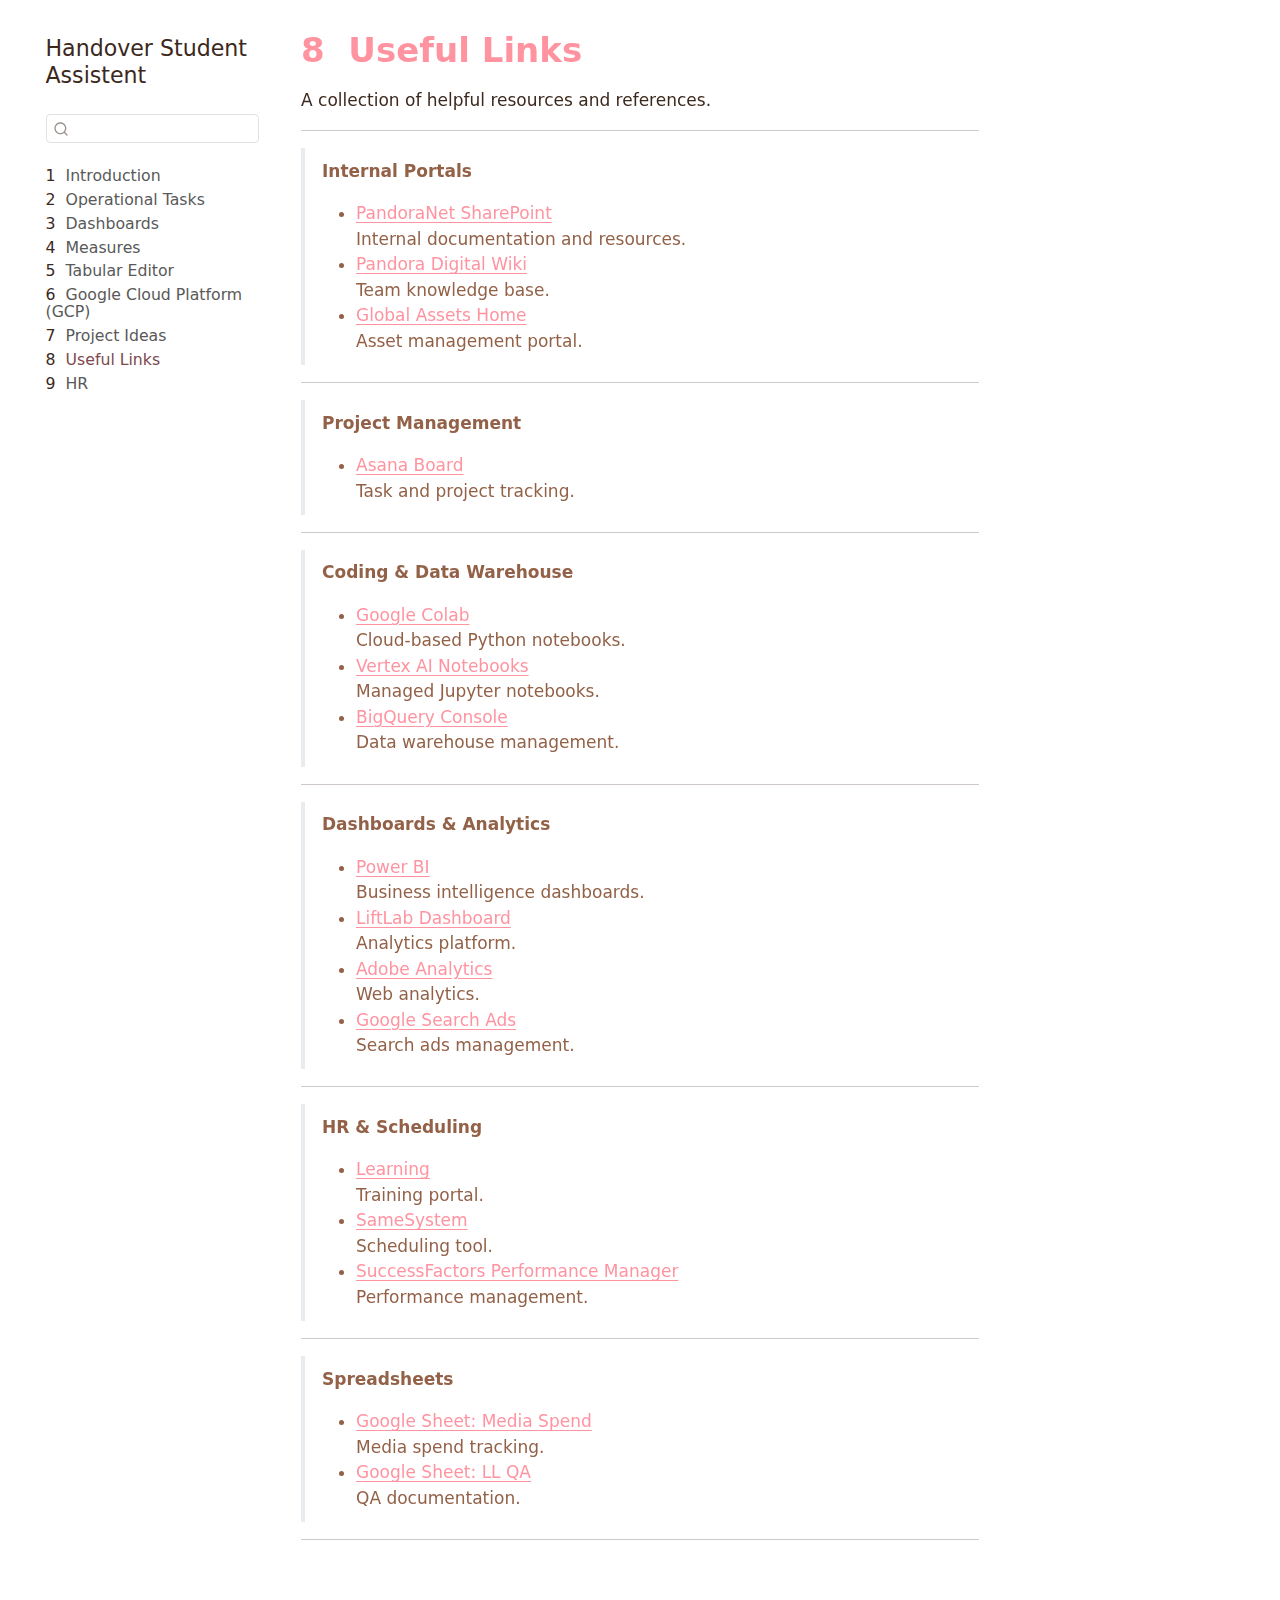
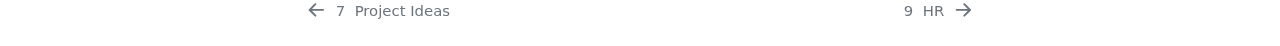
<file: _book/useful_links.html>
<!DOCTYPE html>
<html xmlns="http://www.w3.org/1999/xhtml" lang="en" xml:lang="en"><head>

<meta charset="utf-8">
<meta name="generator" content="quarto-1.6.42">

<meta name="viewport" content="width=device-width, initial-scale=1.0, user-scalable=yes">


<title>8&nbsp; Useful Links – Handover Student Assistent</title>
<style>
code{white-space: pre-wrap;}
span.smallcaps{font-variant: small-caps;}
div.columns{display: flex; gap: min(4vw, 1.5em);}
div.column{flex: auto; overflow-x: auto;}
div.hanging-indent{margin-left: 1.5em; text-indent: -1.5em;}
ul.task-list{list-style: none;}
ul.task-list li input[type="checkbox"] {
  width: 0.8em;
  margin: 0 0.8em 0.2em -1em; /* quarto-specific, see https://github.com/quarto-dev/quarto-cli/issues/4556 */ 
  vertical-align: middle;
}
</style>


<script src="site_libs/quarto-nav/quarto-nav.js"></script>
<script src="site_libs/quarto-nav/headroom.min.js"></script>
<script src="site_libs/clipboard/clipboard.min.js"></script>
<script src="site_libs/quarto-search/autocomplete.umd.js"></script>
<script src="site_libs/quarto-search/fuse.min.js"></script>
<script src="site_libs/quarto-search/quarto-search.js"></script>
<meta name="quarto:offset" content="./">
<link href="./hr.html" rel="next">
<link href="./project_ideas.html" rel="prev">
<script src="site_libs/quarto-html/quarto.js"></script>
<script src="site_libs/quarto-html/popper.min.js"></script>
<script src="site_libs/quarto-html/tippy.umd.min.js"></script>
<script src="site_libs/quarto-html/anchor.min.js"></script>
<link href="site_libs/quarto-html/tippy.css" rel="stylesheet">
<link href="site_libs/quarto-html/quarto-syntax-highlighting-2f5df379a58b258e96c21c0638c20c03.css" rel="stylesheet" id="quarto-text-highlighting-styles">
<script src="site_libs/bootstrap/bootstrap.min.js"></script>
<link href="site_libs/bootstrap/bootstrap-icons.css" rel="stylesheet">
<link href="site_libs/bootstrap/bootstrap-562adc6a6ba6d3f803331ca446c74a20.min.css" rel="stylesheet" append-hash="true" id="quarto-bootstrap" data-mode="light">
<script id="quarto-search-options" type="application/json">{
  "location": "sidebar",
  "copy-button": false,
  "collapse-after": 3,
  "panel-placement": "start",
  "type": "textbox",
  "limit": 50,
  "keyboard-shortcut": [
    "f",
    "/",
    "s"
  ],
  "show-item-context": false,
  "language": {
    "search-no-results-text": "No results",
    "search-matching-documents-text": "matching documents",
    "search-copy-link-title": "Copy link to search",
    "search-hide-matches-text": "Hide additional matches",
    "search-more-match-text": "more match in this document",
    "search-more-matches-text": "more matches in this document",
    "search-clear-button-title": "Clear",
    "search-text-placeholder": "",
    "search-detached-cancel-button-title": "Cancel",
    "search-submit-button-title": "Submit",
    "search-label": "Search"
  }
}</script>


<link rel="stylesheet" href="styles.css">
</head>

<body class="nav-sidebar floating">

<div id="quarto-search-results"></div>
  <header id="quarto-header" class="headroom fixed-top">
  <nav class="quarto-secondary-nav">
    <div class="container-fluid d-flex">
      <button type="button" class="quarto-btn-toggle btn" data-bs-toggle="collapse" role="button" data-bs-target=".quarto-sidebar-collapse-item" aria-controls="quarto-sidebar" aria-expanded="false" aria-label="Toggle sidebar navigation" onclick="if (window.quartoToggleHeadroom) { window.quartoToggleHeadroom(); }">
        <i class="bi bi-layout-text-sidebar-reverse"></i>
      </button>
        <nav class="quarto-page-breadcrumbs" aria-label="breadcrumb"><ol class="breadcrumb"><li class="breadcrumb-item"><a href="./useful_links.html"><span class="chapter-number">8</span>&nbsp; <span class="chapter-title">Useful Links</span></a></li></ol></nav>
        <a class="flex-grow-1" role="navigation" data-bs-toggle="collapse" data-bs-target=".quarto-sidebar-collapse-item" aria-controls="quarto-sidebar" aria-expanded="false" aria-label="Toggle sidebar navigation" onclick="if (window.quartoToggleHeadroom) { window.quartoToggleHeadroom(); }">      
        </a>
      <button type="button" class="btn quarto-search-button" aria-label="Search" onclick="window.quartoOpenSearch();">
        <i class="bi bi-search"></i>
      </button>
    </div>
  </nav>
</header>
<!-- content -->
<div id="quarto-content" class="quarto-container page-columns page-rows-contents page-layout-article">
<!-- sidebar -->
  <nav id="quarto-sidebar" class="sidebar collapse collapse-horizontal quarto-sidebar-collapse-item sidebar-navigation floating overflow-auto">
    <div class="pt-lg-2 mt-2 text-left sidebar-header">
    <div class="sidebar-title mb-0 py-0">
      <a href="./">Handover Student Assistent</a> 
    </div>
      </div>
        <div class="mt-2 flex-shrink-0 align-items-center">
        <div class="sidebar-search">
        <div id="quarto-search" class="" title="Search"></div>
        </div>
        </div>
    <div class="sidebar-menu-container"> 
    <ul class="list-unstyled mt-1">
        <li class="sidebar-item">
  <div class="sidebar-item-container"> 
  <a href="./index.html" class="sidebar-item-text sidebar-link">
 <span class="menu-text"><span class="chapter-number">1</span>&nbsp; <span class="chapter-title">Introduction</span></span></a>
  </div>
</li>
        <li class="sidebar-item">
  <div class="sidebar-item-container"> 
  <a href="./operational_tasks.html" class="sidebar-item-text sidebar-link">
 <span class="menu-text"><span class="chapter-number">2</span>&nbsp; <span class="chapter-title">Operational Tasks</span></span></a>
  </div>
</li>
        <li class="sidebar-item">
  <div class="sidebar-item-container"> 
  <a href="./dashboards.html" class="sidebar-item-text sidebar-link">
 <span class="menu-text"><span class="chapter-number">3</span>&nbsp; <span class="chapter-title">Dashboards</span></span></a>
  </div>
</li>
        <li class="sidebar-item">
  <div class="sidebar-item-container"> 
  <a href="./measures.html" class="sidebar-item-text sidebar-link">
 <span class="menu-text"><span class="chapter-number">4</span>&nbsp; <span class="chapter-title">Measures</span></span></a>
  </div>
</li>
        <li class="sidebar-item">
  <div class="sidebar-item-container"> 
  <a href="./tabular_editor.html" class="sidebar-item-text sidebar-link">
 <span class="menu-text"><span class="chapter-number">5</span>&nbsp; <span class="chapter-title">Tabular Editor</span></span></a>
  </div>
</li>
        <li class="sidebar-item">
  <div class="sidebar-item-container"> 
  <a href="./google_cloud_platforms.html" class="sidebar-item-text sidebar-link">
 <span class="menu-text"><span class="chapter-number">6</span>&nbsp; <span class="chapter-title">Google Cloud Platform (GCP)</span></span></a>
  </div>
</li>
        <li class="sidebar-item">
  <div class="sidebar-item-container"> 
  <a href="./project_ideas.html" class="sidebar-item-text sidebar-link">
 <span class="menu-text"><span class="chapter-number">7</span>&nbsp; <span class="chapter-title">Project Ideas</span></span></a>
  </div>
</li>
        <li class="sidebar-item">
  <div class="sidebar-item-container"> 
  <a href="./useful_links.html" class="sidebar-item-text sidebar-link active">
 <span class="menu-text"><span class="chapter-number">8</span>&nbsp; <span class="chapter-title">Useful Links</span></span></a>
  </div>
</li>
        <li class="sidebar-item">
  <div class="sidebar-item-container"> 
  <a href="./hr.html" class="sidebar-item-text sidebar-link">
 <span class="menu-text"><span class="chapter-number">9</span>&nbsp; <span class="chapter-title">HR</span></span></a>
  </div>
</li>
    </ul>
    </div>
</nav>
<div id="quarto-sidebar-glass" class="quarto-sidebar-collapse-item" data-bs-toggle="collapse" data-bs-target=".quarto-sidebar-collapse-item"></div>
<!-- margin-sidebar -->
    <div id="quarto-margin-sidebar" class="sidebar margin-sidebar zindex-bottom">
        
    </div>
<!-- main -->
<main class="content" id="quarto-document-content">

<header id="title-block-header" class="quarto-title-block default">
<div class="quarto-title">
<h1 class="title"><span class="chapter-number">8</span>&nbsp; <span class="chapter-title">Useful Links</span></h1>
</div>



<div class="quarto-title-meta">

    
  
    
  </div>
  


</header>


<p>A collection of helpful resources and references.</p>
<hr>
<blockquote class="blockquote">
<p><strong>Internal Portals</strong></p>
<ul>
<li><a href="https://pandoranet.sharepoint.com/sites/infora">PandoraNet SharePoint</a><br>
Internal documentation and resources.</li>
<li><a href="https://pandoradigital.atlassian.net/wiki/home">Pandora Digital Wiki</a><br>
Team knowledge base.</li>
<li><a href="https://app.exp.pandora.net/p/global-assets/home">Global Assets Home</a><br>
Asset management portal.</li>
</ul>
</blockquote>
<hr>
<blockquote class="blockquote">
<p><strong>Project Management</strong></p>
<ul>
<li><a href="https://app.asana.com/0/1200791386796567/board">Asana Board</a><br>
Task and project tracking.</li>
</ul>
</blockquote>
<hr>
<blockquote class="blockquote">
<p><strong>Coding &amp; Data Warehouse</strong></p>
<ul>
<li><a href="https://colab.research.google.com/">Google Colab</a><br>
Cloud-based Python notebooks.</li>
<li><a href="https://console.cloud.google.com/vertex-ai/colab/notebooks?inv=1&amp;invt=AbxSDQ&amp;project=pandora-dashboard-data&amp;activeNb=projects%2Fpandora-dashboard-data%2Flocations%2Feurope-west3%2Frepositories%2Fda582d9c-1852-4bf6-b066-21a610ea0ce5">Vertex AI Notebooks</a><br>
Managed Jupyter notebooks.</li>
<li><a href="https://console.cloud.google.com/bigquery?project=pandora-dashboard-data&amp;ws=!1m0&amp;pli=1">BigQuery Console</a><br>
Data warehouse management.</li>
</ul>
</blockquote>
<hr>
<blockquote class="blockquote">
<p><strong>Dashboards &amp; Analytics</strong></p>
<ul>
<li><a href="https://app.powerbi.com/home?experience=power-bi">Power BI</a><br>
Business intelligence dashboards.</li>
<li><a href="https://prod.liftlab.com/app/analyze/newroidashboard">LiftLab Dashboard</a><br>
Analytics platform.</li>
<li><a href="https://experience.adobe.com/#/@pandoraas/so:pandor4/analytics/spa/#/workspace/edit/673b14763bcc23475a3e1ab9">Adobe Analytics</a><br>
Web analytics.</li>
<li><a href="https://searchads.google.com/nav/selectaccount?euid=1283532195&amp;__u=1628308555&amp;authuser=0&amp;f.sid=-8831459738630220990">Google Search Ads</a><br>
Search ads management.</li>
</ul>
</blockquote>
<hr>
<blockquote class="blockquote">
<p><strong>HR &amp; Scheduling</strong></p>
<ul>
<li><a href="https://pandora.eu.crossknowledge.com/interfaces/login.php">Learning</a><br>
Training portal.</li>
<li><a href="https://in.samesystem.com/c498d25556/schedule/calendar/short?start=2024-11-05">SameSystem</a><br>
Scheduling tool.</li>
<li><a href="https://performancemanager.successfactors.eu/sf/home?bplte_company=pandoraas&amp;_s.crb=PKCZH0n4YdMPkQsUrl450WoDmhcyaUmXZuVAlR5LGtA%253d">SuccessFactors Performance Manager</a><br>
Performance management.</li>
</ul>
</blockquote>
<hr>
<blockquote class="blockquote">
<p><strong>Spreadsheets</strong></p>
<ul>
<li><a href="https://docs.google.com/spreadsheets/d/1AO5x9HXQ_mzGCo3PGAtDiKgQCET5v3vb7xosHmt1w8o/edit?gid=0#gid=0">Google Sheet: Media Spend</a><br>
Media spend tracking.</li>
<li><a href="https://docs.google.com/spreadsheets/d/1OOr2oRkGClJGsSQ6pXouvuvFzvSIA4o-W_zYH5vuAe4/edit?gid=0#gid=0">Google Sheet: LL QA</a><br>
QA documentation.</li>
</ul>
</blockquote>
<hr>



</main> <!-- /main -->
<script id="quarto-html-after-body" type="application/javascript">
window.document.addEventListener("DOMContentLoaded", function (event) {
  const toggleBodyColorMode = (bsSheetEl) => {
    const mode = bsSheetEl.getAttribute("data-mode");
    const bodyEl = window.document.querySelector("body");
    if (mode === "dark") {
      bodyEl.classList.add("quarto-dark");
      bodyEl.classList.remove("quarto-light");
    } else {
      bodyEl.classList.add("quarto-light");
      bodyEl.classList.remove("quarto-dark");
    }
  }
  const toggleBodyColorPrimary = () => {
    const bsSheetEl = window.document.querySelector("link#quarto-bootstrap");
    if (bsSheetEl) {
      toggleBodyColorMode(bsSheetEl);
    }
  }
  toggleBodyColorPrimary();  
  const icon = "";
  const anchorJS = new window.AnchorJS();
  anchorJS.options = {
    placement: 'right',
    icon: icon
  };
  anchorJS.add('.anchored');
  const isCodeAnnotation = (el) => {
    for (const clz of el.classList) {
      if (clz.startsWith('code-annotation-')) {                     
        return true;
      }
    }
    return false;
  }
  const onCopySuccess = function(e) {
    // button target
    const button = e.trigger;
    // don't keep focus
    button.blur();
    // flash "checked"
    button.classList.add('code-copy-button-checked');
    var currentTitle = button.getAttribute("title");
    button.setAttribute("title", "Copied!");
    let tooltip;
    if (window.bootstrap) {
      button.setAttribute("data-bs-toggle", "tooltip");
      button.setAttribute("data-bs-placement", "left");
      button.setAttribute("data-bs-title", "Copied!");
      tooltip = new bootstrap.Tooltip(button, 
        { trigger: "manual", 
          customClass: "code-copy-button-tooltip",
          offset: [0, -8]});
      tooltip.show();    
    }
    setTimeout(function() {
      if (tooltip) {
        tooltip.hide();
        button.removeAttribute("data-bs-title");
        button.removeAttribute("data-bs-toggle");
        button.removeAttribute("data-bs-placement");
      }
      button.setAttribute("title", currentTitle);
      button.classList.remove('code-copy-button-checked');
    }, 1000);
    // clear code selection
    e.clearSelection();
  }
  const getTextToCopy = function(trigger) {
      const codeEl = trigger.previousElementSibling.cloneNode(true);
      for (const childEl of codeEl.children) {
        if (isCodeAnnotation(childEl)) {
          childEl.remove();
        }
      }
      return codeEl.innerText;
  }
  const clipboard = new window.ClipboardJS('.code-copy-button:not([data-in-quarto-modal])', {
    text: getTextToCopy
  });
  clipboard.on('success', onCopySuccess);
  if (window.document.getElementById('quarto-embedded-source-code-modal')) {
    const clipboardModal = new window.ClipboardJS('.code-copy-button[data-in-quarto-modal]', {
      text: getTextToCopy,
      container: window.document.getElementById('quarto-embedded-source-code-modal')
    });
    clipboardModal.on('success', onCopySuccess);
  }
    var localhostRegex = new RegExp(/^(?:http|https):\/\/localhost\:?[0-9]*\//);
    var mailtoRegex = new RegExp(/^mailto:/);
      var filterRegex = new RegExp('/' + window.location.host + '/');
    var isInternal = (href) => {
        return filterRegex.test(href) || localhostRegex.test(href) || mailtoRegex.test(href);
    }
    // Inspect non-navigation links and adorn them if external
 	var links = window.document.querySelectorAll('a[href]:not(.nav-link):not(.navbar-brand):not(.toc-action):not(.sidebar-link):not(.sidebar-item-toggle):not(.pagination-link):not(.no-external):not([aria-hidden]):not(.dropdown-item):not(.quarto-navigation-tool):not(.about-link)');
    for (var i=0; i<links.length; i++) {
      const link = links[i];
      if (!isInternal(link.href)) {
        // undo the damage that might have been done by quarto-nav.js in the case of
        // links that we want to consider external
        if (link.dataset.originalHref !== undefined) {
          link.href = link.dataset.originalHref;
        }
      }
    }
  function tippyHover(el, contentFn, onTriggerFn, onUntriggerFn) {
    const config = {
      allowHTML: true,
      maxWidth: 500,
      delay: 100,
      arrow: false,
      appendTo: function(el) {
          return el.parentElement;
      },
      interactive: true,
      interactiveBorder: 10,
      theme: 'quarto',
      placement: 'bottom-start',
    };
    if (contentFn) {
      config.content = contentFn;
    }
    if (onTriggerFn) {
      config.onTrigger = onTriggerFn;
    }
    if (onUntriggerFn) {
      config.onUntrigger = onUntriggerFn;
    }
    window.tippy(el, config); 
  }
  const noterefs = window.document.querySelectorAll('a[role="doc-noteref"]');
  for (var i=0; i<noterefs.length; i++) {
    const ref = noterefs[i];
    tippyHover(ref, function() {
      // use id or data attribute instead here
      let href = ref.getAttribute('data-footnote-href') || ref.getAttribute('href');
      try { href = new URL(href).hash; } catch {}
      const id = href.replace(/^#\/?/, "");
      const note = window.document.getElementById(id);
      if (note) {
        return note.innerHTML;
      } else {
        return "";
      }
    });
  }
  const xrefs = window.document.querySelectorAll('a.quarto-xref');
  const processXRef = (id, note) => {
    // Strip column container classes
    const stripColumnClz = (el) => {
      el.classList.remove("page-full", "page-columns");
      if (el.children) {
        for (const child of el.children) {
          stripColumnClz(child);
        }
      }
    }
    stripColumnClz(note)
    if (id === null || id.startsWith('sec-')) {
      // Special case sections, only their first couple elements
      const container = document.createElement("div");
      if (note.children && note.children.length > 2) {
        container.appendChild(note.children[0].cloneNode(true));
        for (let i = 1; i < note.children.length; i++) {
          const child = note.children[i];
          if (child.tagName === "P" && child.innerText === "") {
            continue;
          } else {
            container.appendChild(child.cloneNode(true));
            break;
          }
        }
        if (window.Quarto?.typesetMath) {
          window.Quarto.typesetMath(container);
        }
        return container.innerHTML
      } else {
        if (window.Quarto?.typesetMath) {
          window.Quarto.typesetMath(note);
        }
        return note.innerHTML;
      }
    } else {
      // Remove any anchor links if they are present
      const anchorLink = note.querySelector('a.anchorjs-link');
      if (anchorLink) {
        anchorLink.remove();
      }
      if (window.Quarto?.typesetMath) {
        window.Quarto.typesetMath(note);
      }
      if (note.classList.contains("callout")) {
        return note.outerHTML;
      } else {
        return note.innerHTML;
      }
    }
  }
  for (var i=0; i<xrefs.length; i++) {
    const xref = xrefs[i];
    tippyHover(xref, undefined, function(instance) {
      instance.disable();
      let url = xref.getAttribute('href');
      let hash = undefined; 
      if (url.startsWith('#')) {
        hash = url;
      } else {
        try { hash = new URL(url).hash; } catch {}
      }
      if (hash) {
        const id = hash.replace(/^#\/?/, "");
        const note = window.document.getElementById(id);
        if (note !== null) {
          try {
            const html = processXRef(id, note.cloneNode(true));
            instance.setContent(html);
          } finally {
            instance.enable();
            instance.show();
          }
        } else {
          // See if we can fetch this
          fetch(url.split('#')[0])
          .then(res => res.text())
          .then(html => {
            const parser = new DOMParser();
            const htmlDoc = parser.parseFromString(html, "text/html");
            const note = htmlDoc.getElementById(id);
            if (note !== null) {
              const html = processXRef(id, note);
              instance.setContent(html);
            } 
          }).finally(() => {
            instance.enable();
            instance.show();
          });
        }
      } else {
        // See if we can fetch a full url (with no hash to target)
        // This is a special case and we should probably do some content thinning / targeting
        fetch(url)
        .then(res => res.text())
        .then(html => {
          const parser = new DOMParser();
          const htmlDoc = parser.parseFromString(html, "text/html");
          const note = htmlDoc.querySelector('main.content');
          if (note !== null) {
            // This should only happen for chapter cross references
            // (since there is no id in the URL)
            // remove the first header
            if (note.children.length > 0 && note.children[0].tagName === "HEADER") {
              note.children[0].remove();
            }
            const html = processXRef(null, note);
            instance.setContent(html);
          } 
        }).finally(() => {
          instance.enable();
          instance.show();
        });
      }
    }, function(instance) {
    });
  }
      let selectedAnnoteEl;
      const selectorForAnnotation = ( cell, annotation) => {
        let cellAttr = 'data-code-cell="' + cell + '"';
        let lineAttr = 'data-code-annotation="' +  annotation + '"';
        const selector = 'span[' + cellAttr + '][' + lineAttr + ']';
        return selector;
      }
      const selectCodeLines = (annoteEl) => {
        const doc = window.document;
        const targetCell = annoteEl.getAttribute("data-target-cell");
        const targetAnnotation = annoteEl.getAttribute("data-target-annotation");
        const annoteSpan = window.document.querySelector(selectorForAnnotation(targetCell, targetAnnotation));
        const lines = annoteSpan.getAttribute("data-code-lines").split(",");
        const lineIds = lines.map((line) => {
          return targetCell + "-" + line;
        })
        let top = null;
        let height = null;
        let parent = null;
        if (lineIds.length > 0) {
            //compute the position of the single el (top and bottom and make a div)
            const el = window.document.getElementById(lineIds[0]);
            top = el.offsetTop;
            height = el.offsetHeight;
            parent = el.parentElement.parentElement;
          if (lineIds.length > 1) {
            const lastEl = window.document.getElementById(lineIds[lineIds.length - 1]);
            const bottom = lastEl.offsetTop + lastEl.offsetHeight;
            height = bottom - top;
          }
          if (top !== null && height !== null && parent !== null) {
            // cook up a div (if necessary) and position it 
            let div = window.document.getElementById("code-annotation-line-highlight");
            if (div === null) {
              div = window.document.createElement("div");
              div.setAttribute("id", "code-annotation-line-highlight");
              div.style.position = 'absolute';
              parent.appendChild(div);
            }
            div.style.top = top - 2 + "px";
            div.style.height = height + 4 + "px";
            div.style.left = 0;
            let gutterDiv = window.document.getElementById("code-annotation-line-highlight-gutter");
            if (gutterDiv === null) {
              gutterDiv = window.document.createElement("div");
              gutterDiv.setAttribute("id", "code-annotation-line-highlight-gutter");
              gutterDiv.style.position = 'absolute';
              const codeCell = window.document.getElementById(targetCell);
              const gutter = codeCell.querySelector('.code-annotation-gutter');
              gutter.appendChild(gutterDiv);
            }
            gutterDiv.style.top = top - 2 + "px";
            gutterDiv.style.height = height + 4 + "px";
          }
          selectedAnnoteEl = annoteEl;
        }
      };
      const unselectCodeLines = () => {
        const elementsIds = ["code-annotation-line-highlight", "code-annotation-line-highlight-gutter"];
        elementsIds.forEach((elId) => {
          const div = window.document.getElementById(elId);
          if (div) {
            div.remove();
          }
        });
        selectedAnnoteEl = undefined;
      };
        // Handle positioning of the toggle
    window.addEventListener(
      "resize",
      throttle(() => {
        elRect = undefined;
        if (selectedAnnoteEl) {
          selectCodeLines(selectedAnnoteEl);
        }
      }, 10)
    );
    function throttle(fn, ms) {
    let throttle = false;
    let timer;
      return (...args) => {
        if(!throttle) { // first call gets through
            fn.apply(this, args);
            throttle = true;
        } else { // all the others get throttled
            if(timer) clearTimeout(timer); // cancel #2
            timer = setTimeout(() => {
              fn.apply(this, args);
              timer = throttle = false;
            }, ms);
        }
      };
    }
      // Attach click handler to the DT
      const annoteDls = window.document.querySelectorAll('dt[data-target-cell]');
      for (const annoteDlNode of annoteDls) {
        annoteDlNode.addEventListener('click', (event) => {
          const clickedEl = event.target;
          if (clickedEl !== selectedAnnoteEl) {
            unselectCodeLines();
            const activeEl = window.document.querySelector('dt[data-target-cell].code-annotation-active');
            if (activeEl) {
              activeEl.classList.remove('code-annotation-active');
            }
            selectCodeLines(clickedEl);
            clickedEl.classList.add('code-annotation-active');
          } else {
            // Unselect the line
            unselectCodeLines();
            clickedEl.classList.remove('code-annotation-active');
          }
        });
      }
  const findCites = (el) => {
    const parentEl = el.parentElement;
    if (parentEl) {
      const cites = parentEl.dataset.cites;
      if (cites) {
        return {
          el,
          cites: cites.split(' ')
        };
      } else {
        return findCites(el.parentElement)
      }
    } else {
      return undefined;
    }
  };
  var bibliorefs = window.document.querySelectorAll('a[role="doc-biblioref"]');
  for (var i=0; i<bibliorefs.length; i++) {
    const ref = bibliorefs[i];
    const citeInfo = findCites(ref);
    if (citeInfo) {
      tippyHover(citeInfo.el, function() {
        var popup = window.document.createElement('div');
        citeInfo.cites.forEach(function(cite) {
          var citeDiv = window.document.createElement('div');
          citeDiv.classList.add('hanging-indent');
          citeDiv.classList.add('csl-entry');
          var biblioDiv = window.document.getElementById('ref-' + cite);
          if (biblioDiv) {
            citeDiv.innerHTML = biblioDiv.innerHTML;
          }
          popup.appendChild(citeDiv);
        });
        return popup.innerHTML;
      });
    }
  }
});
</script>
<nav class="page-navigation">
  <div class="nav-page nav-page-previous">
      <a href="./project_ideas.html" class="pagination-link" aria-label="Project Ideas">
        <i class="bi bi-arrow-left-short"></i> <span class="nav-page-text"><span class="chapter-number">7</span>&nbsp; <span class="chapter-title">Project Ideas</span></span>
      </a>          
  </div>
  <div class="nav-page nav-page-next">
      <a href="./hr.html" class="pagination-link" aria-label="HR">
        <span class="nav-page-text"><span class="chapter-number">9</span>&nbsp; <span class="chapter-title">HR</span></span> <i class="bi bi-arrow-right-short"></i>
      </a>
  </div>
</nav>
</div> <!-- /content -->




</body></html>
</file>
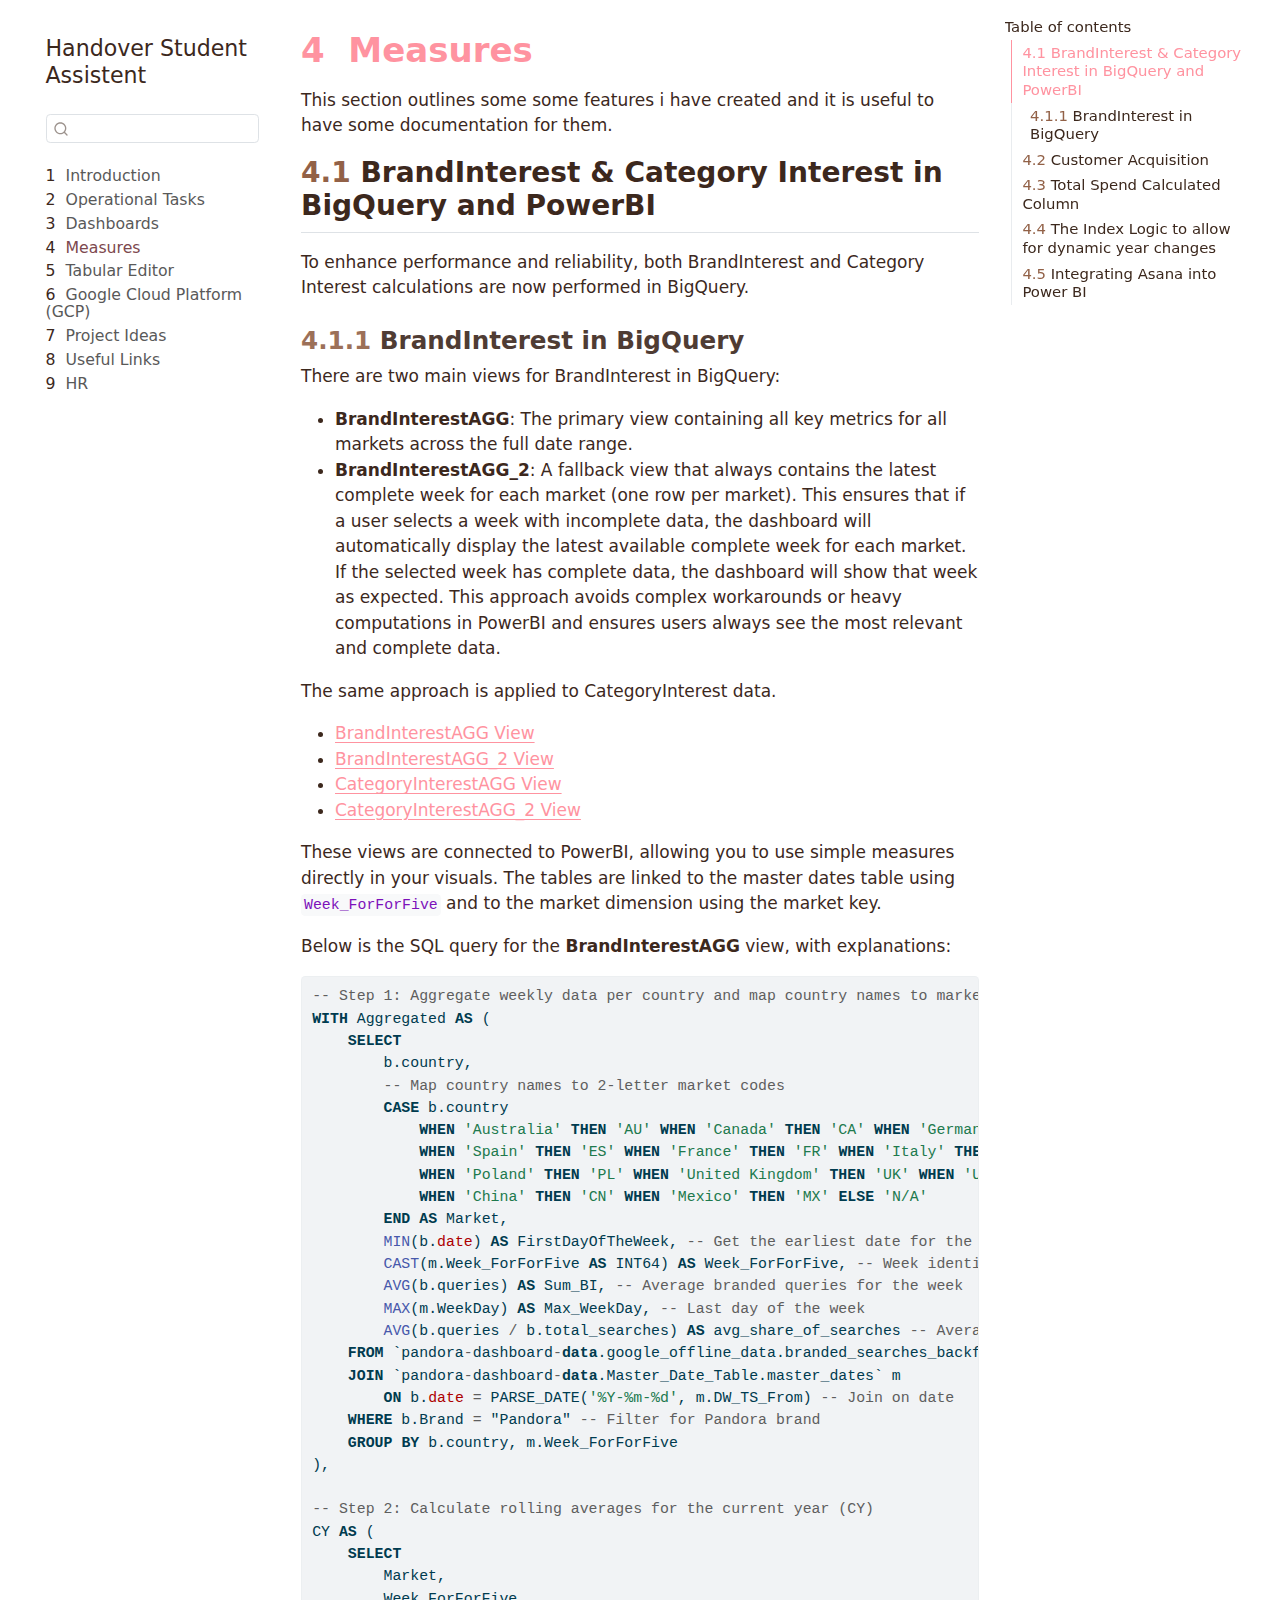
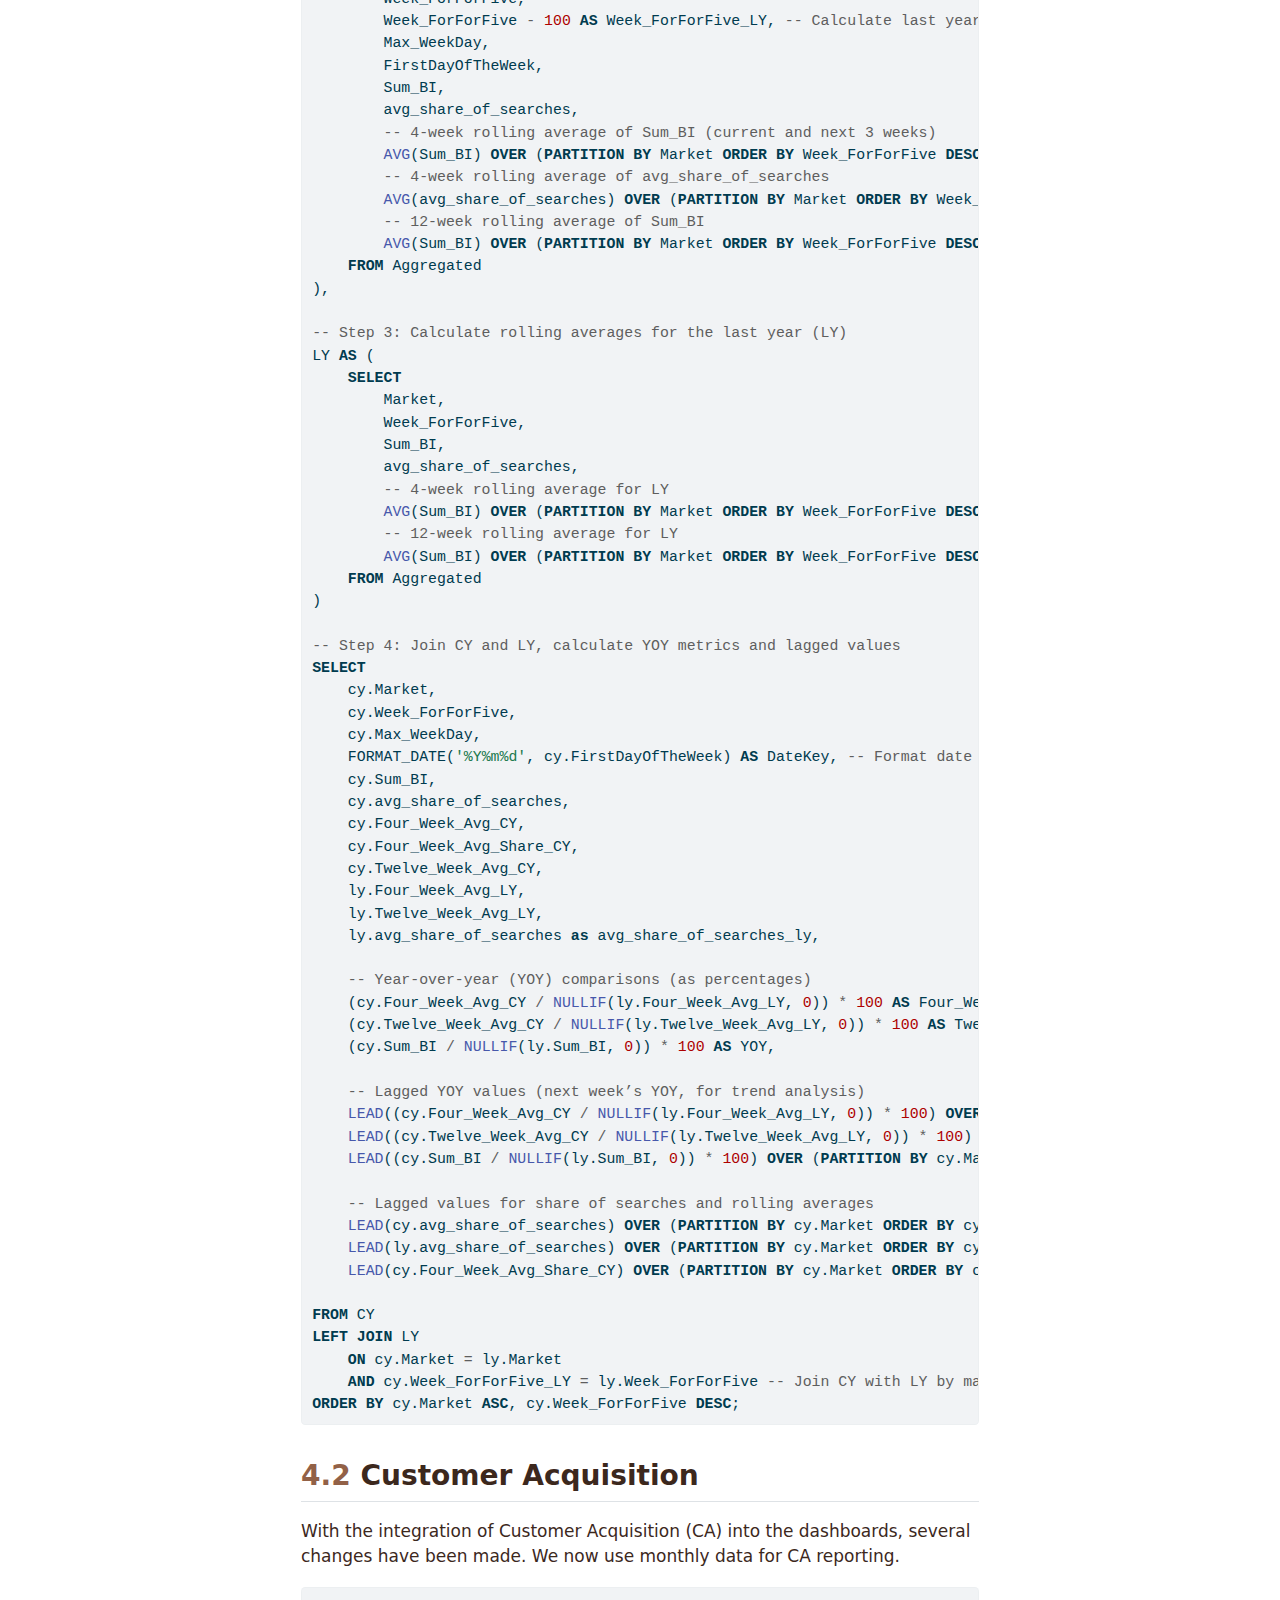
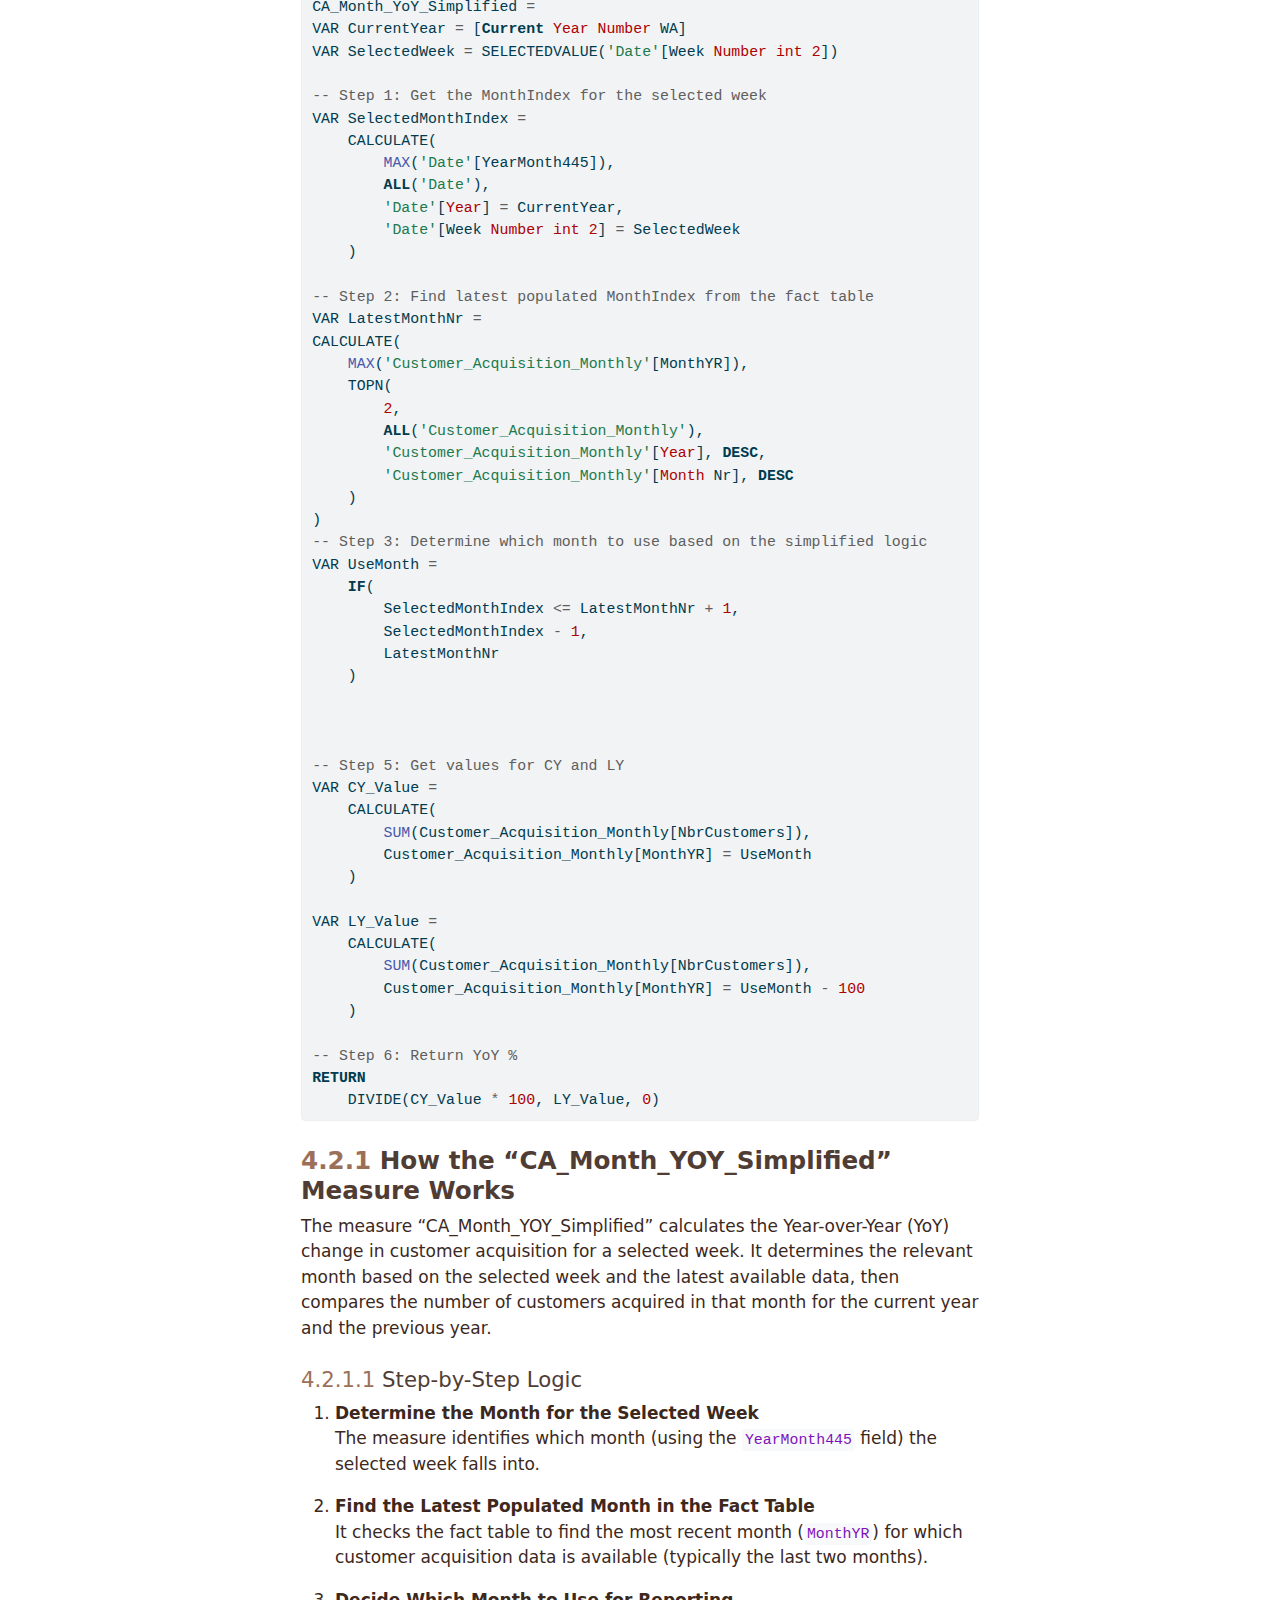
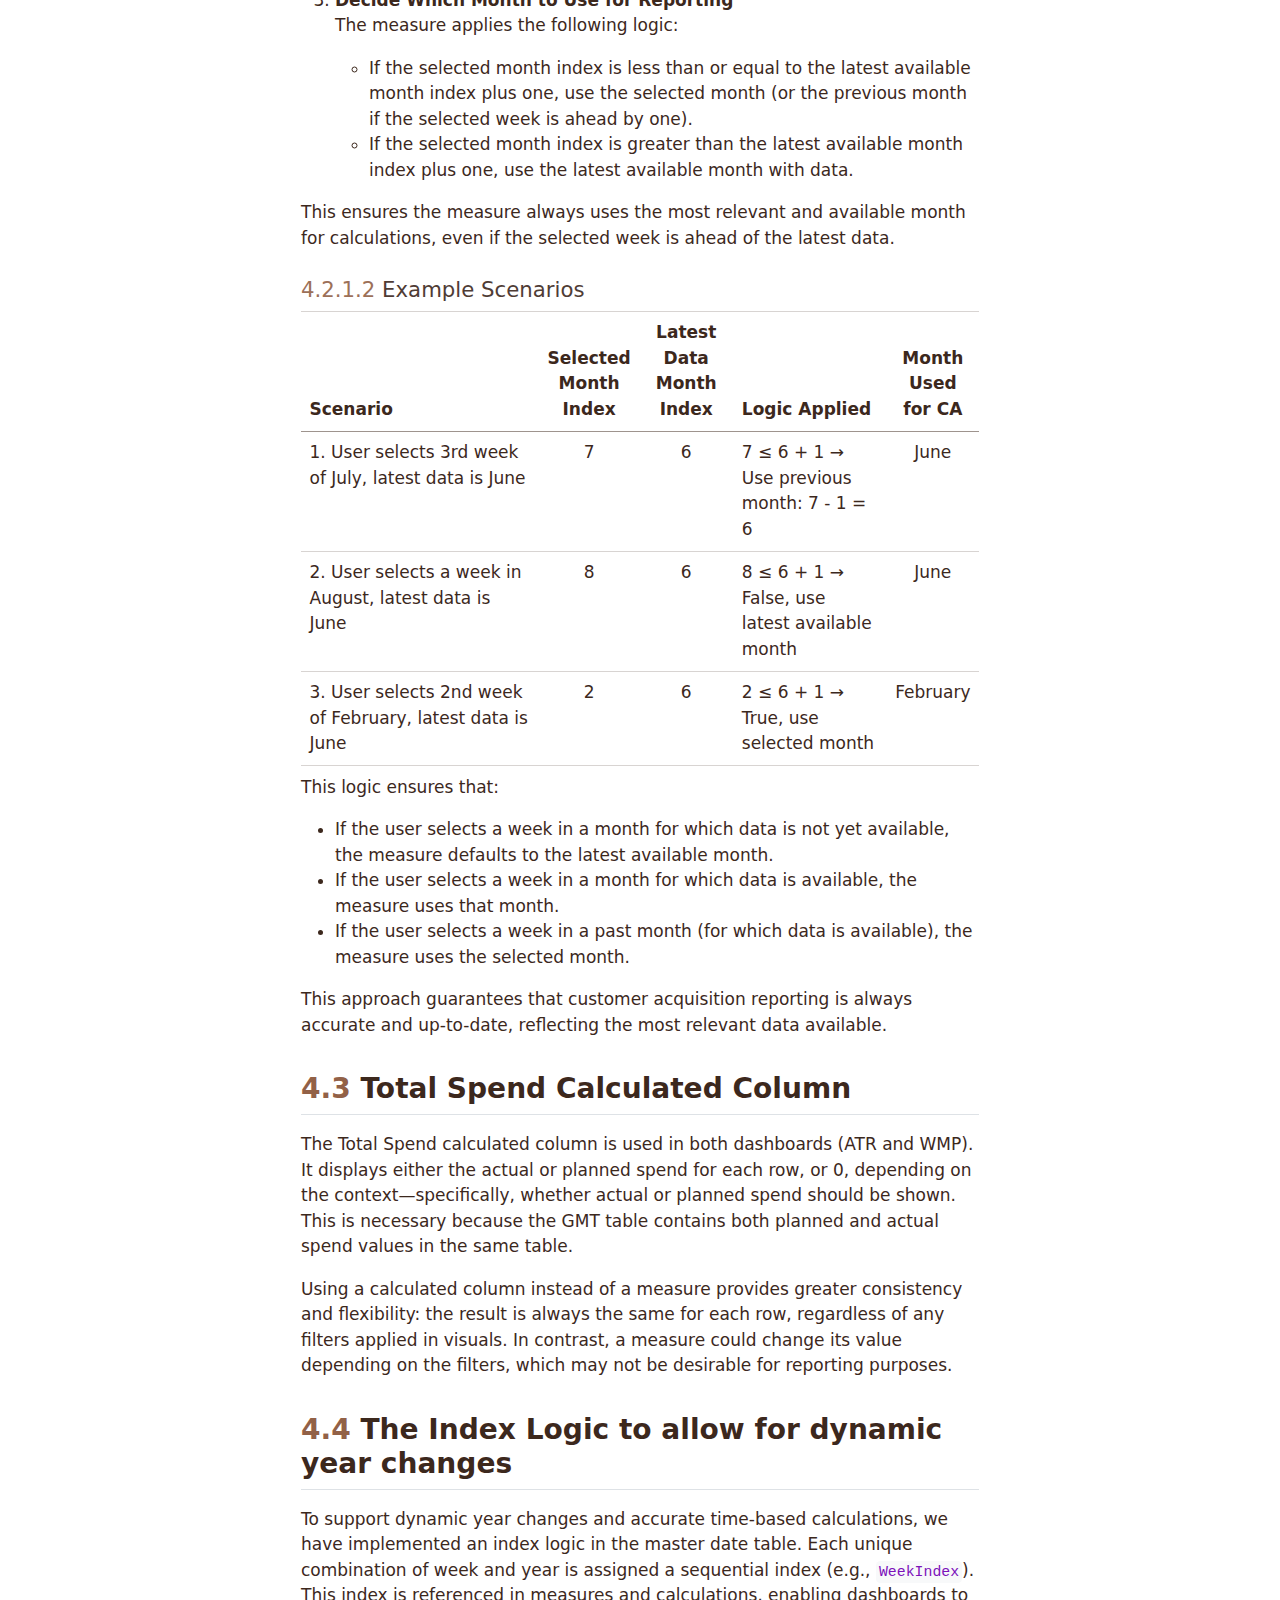
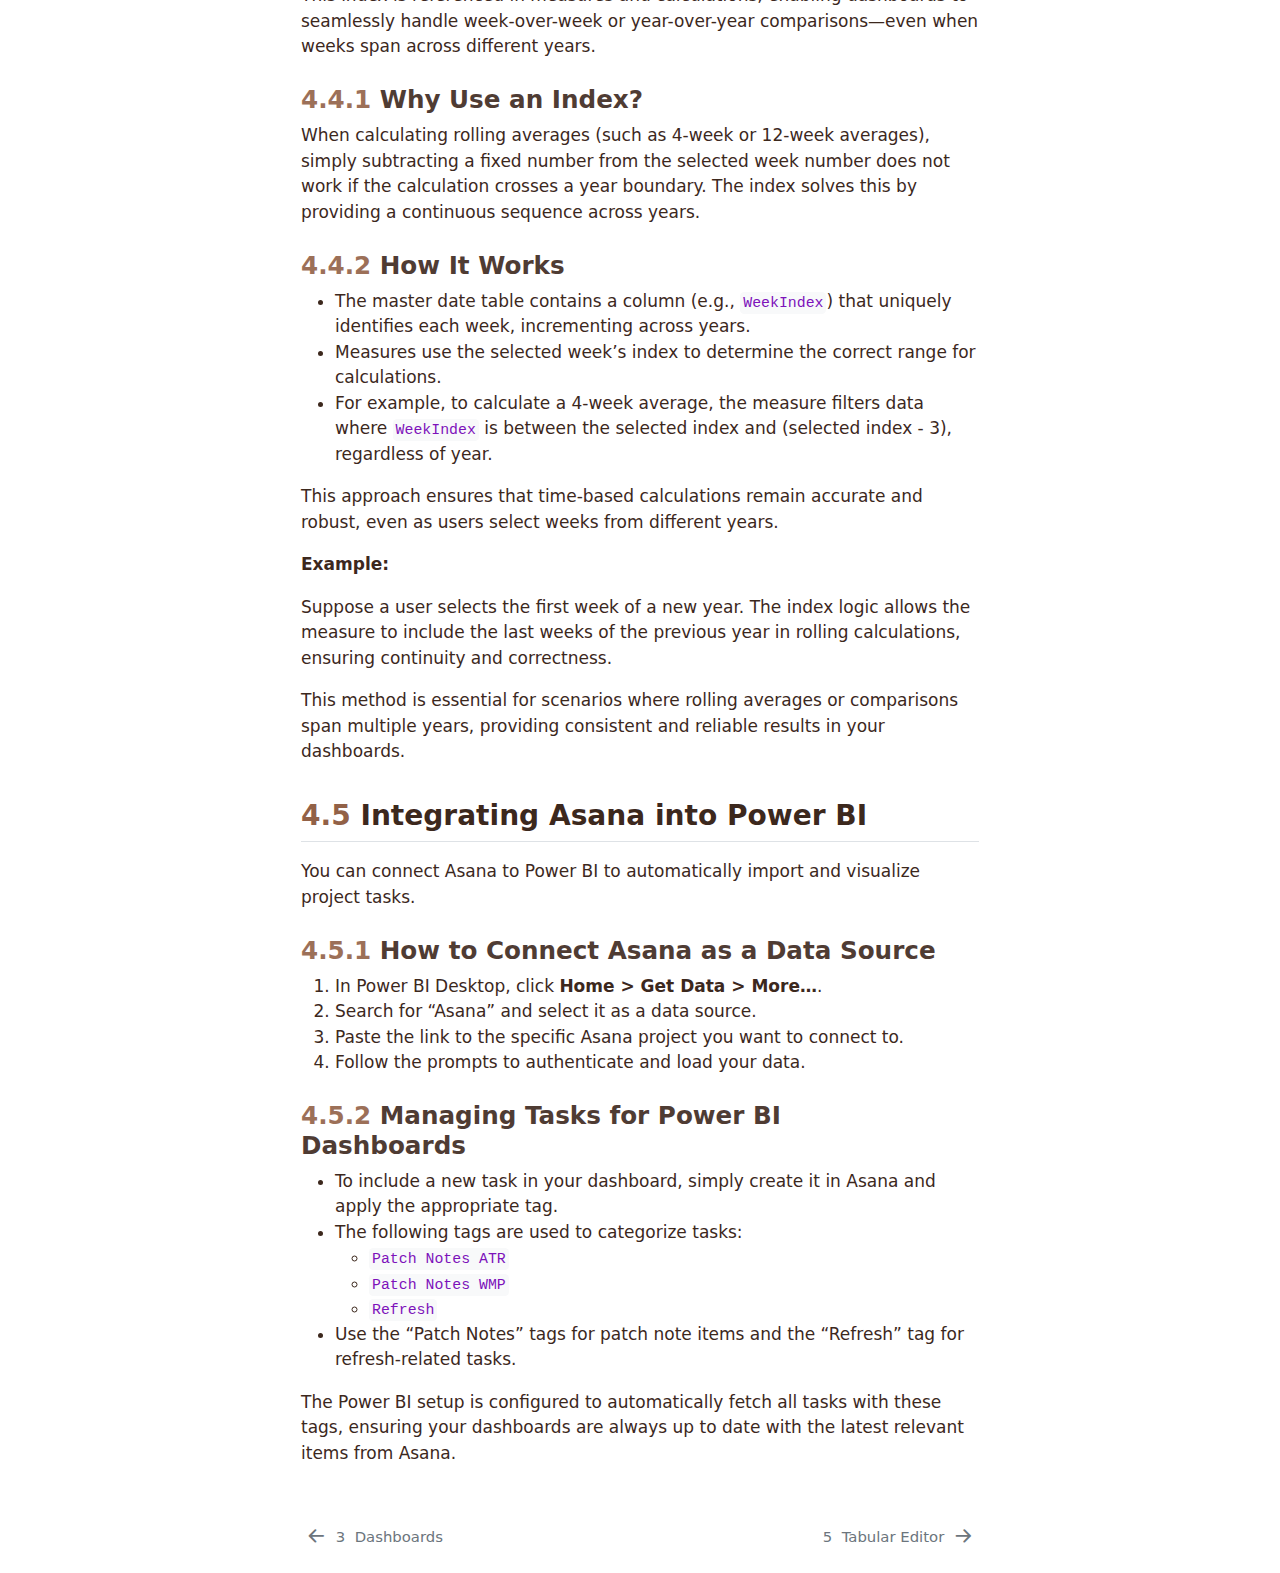
<file: docs/measures.html>
<!DOCTYPE html>
<html xmlns="http://www.w3.org/1999/xhtml" lang="en" xml:lang="en"><head>

<meta charset="utf-8">
<meta name="generator" content="quarto-1.6.42">

<meta name="viewport" content="width=device-width, initial-scale=1.0, user-scalable=yes">


<title>4&nbsp; Measures – Handover Student Assistent</title>
<style>
code{white-space: pre-wrap;}
span.smallcaps{font-variant: small-caps;}
div.columns{display: flex; gap: min(4vw, 1.5em);}
div.column{flex: auto; overflow-x: auto;}
div.hanging-indent{margin-left: 1.5em; text-indent: -1.5em;}
ul.task-list{list-style: none;}
ul.task-list li input[type="checkbox"] {
  width: 0.8em;
  margin: 0 0.8em 0.2em -1em; /* quarto-specific, see https://github.com/quarto-dev/quarto-cli/issues/4556 */ 
  vertical-align: middle;
}
/* CSS for syntax highlighting */
pre > code.sourceCode { white-space: pre; position: relative; }
pre > code.sourceCode > span { line-height: 1.25; }
pre > code.sourceCode > span:empty { height: 1.2em; }
.sourceCode { overflow: visible; }
code.sourceCode > span { color: inherit; text-decoration: inherit; }
div.sourceCode { margin: 1em 0; }
pre.sourceCode { margin: 0; }
@media screen {
div.sourceCode { overflow: auto; }
}
@media print {
pre > code.sourceCode { white-space: pre-wrap; }
pre > code.sourceCode > span { display: inline-block; text-indent: -5em; padding-left: 5em; }
}
pre.numberSource code
  { counter-reset: source-line 0; }
pre.numberSource code > span
  { position: relative; left: -4em; counter-increment: source-line; }
pre.numberSource code > span > a:first-child::before
  { content: counter(source-line);
    position: relative; left: -1em; text-align: right; vertical-align: baseline;
    border: none; display: inline-block;
    -webkit-touch-callout: none; -webkit-user-select: none;
    -khtml-user-select: none; -moz-user-select: none;
    -ms-user-select: none; user-select: none;
    padding: 0 4px; width: 4em;
  }
pre.numberSource { margin-left: 3em;  padding-left: 4px; }
div.sourceCode
  {   }
@media screen {
pre > code.sourceCode > span > a:first-child::before { text-decoration: underline; }
}
</style>


<script src="site_libs/quarto-nav/quarto-nav.js"></script>
<script src="site_libs/quarto-nav/headroom.min.js"></script>
<script src="site_libs/clipboard/clipboard.min.js"></script>
<script src="site_libs/quarto-search/autocomplete.umd.js"></script>
<script src="site_libs/quarto-search/fuse.min.js"></script>
<script src="site_libs/quarto-search/quarto-search.js"></script>
<meta name="quarto:offset" content="./">
<link href="./tabular_editor.html" rel="next">
<link href="./dashboards.html" rel="prev">
<script src="site_libs/quarto-html/quarto.js"></script>
<script src="site_libs/quarto-html/popper.min.js"></script>
<script src="site_libs/quarto-html/tippy.umd.min.js"></script>
<script src="site_libs/quarto-html/anchor.min.js"></script>
<link href="site_libs/quarto-html/tippy.css" rel="stylesheet">
<link href="site_libs/quarto-html/quarto-syntax-highlighting-2f5df379a58b258e96c21c0638c20c03.css" rel="stylesheet" id="quarto-text-highlighting-styles">
<script src="site_libs/bootstrap/bootstrap.min.js"></script>
<link href="site_libs/bootstrap/bootstrap-icons.css" rel="stylesheet">
<link href="site_libs/bootstrap/bootstrap-562adc6a6ba6d3f803331ca446c74a20.min.css" rel="stylesheet" append-hash="true" id="quarto-bootstrap" data-mode="light">
<script id="quarto-search-options" type="application/json">{
  "location": "sidebar",
  "copy-button": false,
  "collapse-after": 3,
  "panel-placement": "start",
  "type": "textbox",
  "limit": 50,
  "keyboard-shortcut": [
    "f",
    "/",
    "s"
  ],
  "show-item-context": false,
  "language": {
    "search-no-results-text": "No results",
    "search-matching-documents-text": "matching documents",
    "search-copy-link-title": "Copy link to search",
    "search-hide-matches-text": "Hide additional matches",
    "search-more-match-text": "more match in this document",
    "search-more-matches-text": "more matches in this document",
    "search-clear-button-title": "Clear",
    "search-text-placeholder": "",
    "search-detached-cancel-button-title": "Cancel",
    "search-submit-button-title": "Submit",
    "search-label": "Search"
  }
}</script>


<link rel="stylesheet" href="styles.css">
</head>

<body class="nav-sidebar floating">

<div id="quarto-search-results"></div>
  <header id="quarto-header" class="headroom fixed-top">
  <nav class="quarto-secondary-nav">
    <div class="container-fluid d-flex">
      <button type="button" class="quarto-btn-toggle btn" data-bs-toggle="collapse" role="button" data-bs-target=".quarto-sidebar-collapse-item" aria-controls="quarto-sidebar" aria-expanded="false" aria-label="Toggle sidebar navigation" onclick="if (window.quartoToggleHeadroom) { window.quartoToggleHeadroom(); }">
        <i class="bi bi-layout-text-sidebar-reverse"></i>
      </button>
        <nav class="quarto-page-breadcrumbs" aria-label="breadcrumb"><ol class="breadcrumb"><li class="breadcrumb-item"><a href="./measures.html"><span class="chapter-number">4</span>&nbsp; <span class="chapter-title">Measures</span></a></li></ol></nav>
        <a class="flex-grow-1" role="navigation" data-bs-toggle="collapse" data-bs-target=".quarto-sidebar-collapse-item" aria-controls="quarto-sidebar" aria-expanded="false" aria-label="Toggle sidebar navigation" onclick="if (window.quartoToggleHeadroom) { window.quartoToggleHeadroom(); }">      
        </a>
      <button type="button" class="btn quarto-search-button" aria-label="Search" onclick="window.quartoOpenSearch();">
        <i class="bi bi-search"></i>
      </button>
    </div>
  </nav>
</header>
<!-- content -->
<div id="quarto-content" class="quarto-container page-columns page-rows-contents page-layout-article">
<!-- sidebar -->
  <nav id="quarto-sidebar" class="sidebar collapse collapse-horizontal quarto-sidebar-collapse-item sidebar-navigation floating overflow-auto">
    <div class="pt-lg-2 mt-2 text-left sidebar-header">
    <div class="sidebar-title mb-0 py-0">
      <a href="./">Handover Student Assistent</a> 
    </div>
      </div>
        <div class="mt-2 flex-shrink-0 align-items-center">
        <div class="sidebar-search">
        <div id="quarto-search" class="" title="Search"></div>
        </div>
        </div>
    <div class="sidebar-menu-container"> 
    <ul class="list-unstyled mt-1">
        <li class="sidebar-item">
  <div class="sidebar-item-container"> 
  <a href="./index.html" class="sidebar-item-text sidebar-link">
 <span class="menu-text"><span class="chapter-number">1</span>&nbsp; <span class="chapter-title">Introduction</span></span></a>
  </div>
</li>
        <li class="sidebar-item">
  <div class="sidebar-item-container"> 
  <a href="./operational_tasks.html" class="sidebar-item-text sidebar-link">
 <span class="menu-text"><span class="chapter-number">2</span>&nbsp; <span class="chapter-title">Operational Tasks</span></span></a>
  </div>
</li>
        <li class="sidebar-item">
  <div class="sidebar-item-container"> 
  <a href="./dashboards.html" class="sidebar-item-text sidebar-link">
 <span class="menu-text"><span class="chapter-number">3</span>&nbsp; <span class="chapter-title">Dashboards</span></span></a>
  </div>
</li>
        <li class="sidebar-item">
  <div class="sidebar-item-container"> 
  <a href="./measures.html" class="sidebar-item-text sidebar-link active">
 <span class="menu-text"><span class="chapter-number">4</span>&nbsp; <span class="chapter-title">Measures</span></span></a>
  </div>
</li>
        <li class="sidebar-item">
  <div class="sidebar-item-container"> 
  <a href="./tabular_editor.html" class="sidebar-item-text sidebar-link">
 <span class="menu-text"><span class="chapter-number">5</span>&nbsp; <span class="chapter-title">Tabular Editor</span></span></a>
  </div>
</li>
        <li class="sidebar-item">
  <div class="sidebar-item-container"> 
  <a href="./google_cloud_platforms.html" class="sidebar-item-text sidebar-link">
 <span class="menu-text"><span class="chapter-number">6</span>&nbsp; <span class="chapter-title">Google Cloud Platform (GCP)</span></span></a>
  </div>
</li>
        <li class="sidebar-item">
  <div class="sidebar-item-container"> 
  <a href="./project_ideas.html" class="sidebar-item-text sidebar-link">
 <span class="menu-text"><span class="chapter-number">7</span>&nbsp; <span class="chapter-title">Project Ideas</span></span></a>
  </div>
</li>
        <li class="sidebar-item">
  <div class="sidebar-item-container"> 
  <a href="./useful_links.html" class="sidebar-item-text sidebar-link">
 <span class="menu-text"><span class="chapter-number">8</span>&nbsp; <span class="chapter-title">Useful Links</span></span></a>
  </div>
</li>
        <li class="sidebar-item">
  <div class="sidebar-item-container"> 
  <a href="./hr.html" class="sidebar-item-text sidebar-link">
 <span class="menu-text"><span class="chapter-number">9</span>&nbsp; <span class="chapter-title">HR</span></span></a>
  </div>
</li>
    </ul>
    </div>
</nav>
<div id="quarto-sidebar-glass" class="quarto-sidebar-collapse-item" data-bs-toggle="collapse" data-bs-target=".quarto-sidebar-collapse-item"></div>
<!-- margin-sidebar -->
    <div id="quarto-margin-sidebar" class="sidebar margin-sidebar">
        <nav id="TOC" role="doc-toc" class="toc-active">
    <h2 id="toc-title">Table of contents</h2>
   
  <ul>
  <li><a href="#brandinterest-category-interest-in-bigquery-and-powerbi" id="toc-brandinterest-category-interest-in-bigquery-and-powerbi" class="nav-link active" data-scroll-target="#brandinterest-category-interest-in-bigquery-and-powerbi"><span class="header-section-number">4.1</span> BrandInterest &amp; Category Interest in BigQuery and PowerBI</a>
  <ul class="collapse">
  <li><a href="#brandinterest-in-bigquery" id="toc-brandinterest-in-bigquery" class="nav-link" data-scroll-target="#brandinterest-in-bigquery"><span class="header-section-number">4.1.1</span> BrandInterest in BigQuery</a></li>
  </ul></li>
  <li><a href="#customer-acquisition" id="toc-customer-acquisition" class="nav-link" data-scroll-target="#customer-acquisition"><span class="header-section-number">4.2</span> Customer Acquisition</a>
  <ul class="collapse">
  <li><a href="#how-the-ca_month_yoy_simplified-measure-works" id="toc-how-the-ca_month_yoy_simplified-measure-works" class="nav-link" data-scroll-target="#how-the-ca_month_yoy_simplified-measure-works"><span class="header-section-number">4.2.1</span> How the “CA_Month_YOY_Simplified” Measure Works</a></li>
  </ul></li>
  <li><a href="#total-spend-calculated-column" id="toc-total-spend-calculated-column" class="nav-link" data-scroll-target="#total-spend-calculated-column"><span class="header-section-number">4.3</span> Total Spend Calculated Column</a></li>
  <li><a href="#the-index-logic-to-allow-for-dynamic-year-changes" id="toc-the-index-logic-to-allow-for-dynamic-year-changes" class="nav-link" data-scroll-target="#the-index-logic-to-allow-for-dynamic-year-changes"><span class="header-section-number">4.4</span> The Index Logic to allow for dynamic year changes</a>
  <ul class="collapse">
  <li><a href="#why-use-an-index" id="toc-why-use-an-index" class="nav-link" data-scroll-target="#why-use-an-index"><span class="header-section-number">4.4.1</span> Why Use an Index?</a></li>
  <li><a href="#how-it-works" id="toc-how-it-works" class="nav-link" data-scroll-target="#how-it-works"><span class="header-section-number">4.4.2</span> How It Works</a></li>
  </ul></li>
  <li><a href="#integrating-asana-into-power-bi" id="toc-integrating-asana-into-power-bi" class="nav-link" data-scroll-target="#integrating-asana-into-power-bi"><span class="header-section-number">4.5</span> Integrating Asana into Power BI</a>
  <ul class="collapse">
  <li><a href="#how-to-connect-asana-as-a-data-source" id="toc-how-to-connect-asana-as-a-data-source" class="nav-link" data-scroll-target="#how-to-connect-asana-as-a-data-source"><span class="header-section-number">4.5.1</span> How to Connect Asana as a Data Source</a></li>
  <li><a href="#managing-tasks-for-power-bi-dashboards" id="toc-managing-tasks-for-power-bi-dashboards" class="nav-link" data-scroll-target="#managing-tasks-for-power-bi-dashboards"><span class="header-section-number">4.5.2</span> Managing Tasks for Power BI Dashboards</a></li>
  </ul></li>
  </ul>
</nav>
    </div>
<!-- main -->
<main class="content" id="quarto-document-content">

<header id="title-block-header" class="quarto-title-block default">
<div class="quarto-title">
<h1 class="title"><span class="chapter-number">4</span>&nbsp; <span class="chapter-title">Measures</span></h1>
</div>



<div class="quarto-title-meta">

    
  
    
  </div>
  


</header>


<p>This section outlines some some features i have created and it is useful to have some documentation for them.</p>
<section id="brandinterest-category-interest-in-bigquery-and-powerbi" class="level2" data-number="4.1">
<h2 data-number="4.1" class="anchored" data-anchor-id="brandinterest-category-interest-in-bigquery-and-powerbi"><span class="header-section-number">4.1</span> BrandInterest &amp; Category Interest in BigQuery and PowerBI</h2>
<p>To enhance performance and reliability, both BrandInterest and Category Interest calculations are now performed in BigQuery.</p>
<section id="brandinterest-in-bigquery" class="level3" data-number="4.1.1">
<h3 data-number="4.1.1" class="anchored" data-anchor-id="brandinterest-in-bigquery"><span class="header-section-number">4.1.1</span> BrandInterest in BigQuery</h3>
<p>There are two main views for BrandInterest in BigQuery:</p>
<ul>
<li><strong>BrandInterestAGG</strong>: The primary view containing all key metrics for all markets across the full date range.</li>
<li><strong>BrandInterestAGG_2</strong>: A fallback view that always contains the latest complete week for each market (one row per market). This ensures that if a user selects a week with incomplete data, the dashboard will automatically display the latest available complete week for each market. If the selected week has complete data, the dashboard will show that week as expected. This approach avoids complex workarounds or heavy computations in PowerBI and ensures users always see the most relevant and complete data.</li>
</ul>
<p>The same approach is applied to CategoryInterest data.</p>
<ul>
<li><a href="https://console.cloud.google.com/bigquery?project=pandora-dashboard-data&amp;ws=!1m5!1m4!4m3!1spandora-dashboard-data!2sgoogle_offline_data!3sBrandInterestAGG&amp;pli=1&amp;inv=1&amp;invt=Ab09Vg">BrandInterestAGG View</a></li>
<li><a href="https://console.cloud.google.com/bigquery?project=pandora-dashboard-data&amp;ws=!1m10!1m4!4m3!1spandora-dashboard-data!2sgoogle_offline_data!3sBrandInterestAGG!1m4!4m3!1spandora-dashboard-data!2sgoogle_offline_data!3sBrandInterestAGG_2&amp;pli=1&amp;inv=1&amp;invt=Ab09Vg&amp;chat=true">BrandInterestAGG_2 View</a></li>
<li><a href="https://console.cloud.google.com/bigquery?project=pandora-dashboard-data&amp;ws=!1m10!1m4!4m3!1spandora-dashboard-data!2sgoogle_offline_data!3sCategoryInterestAGG&amp;pli=1&amp;inv=1&amp;invt=Ab09Vg&amp;chat=true">CategoryInterestAGG View</a></li>
<li><a href="https://console.cloud.google.com/bigquery?project=pandora-dashboard-data&amp;ws=!1m10!1m4!4m3!1spandora-dashboard-data!2sgoogle_offline_data!3sBrandInterestAGG!1m4!4m3!1spandora-dashboard-data!2sgoogle_offline_data!3sCategoryInterestAGG_2&amp;pli=1&amp;inv=1&amp;invt=Ab09Vg&amp;chat=true">CategoryInterestAGG_2 View</a></li>
</ul>
<p>These views are connected to PowerBI, allowing you to use simple measures directly in your visuals. The tables are linked to the master dates table using <code>Week_ForForFive</code> and to the market dimension using the market key.</p>
<p>Below is the SQL query for the <strong>BrandInterestAGG</strong> view, with explanations:</p>
<div class="sourceCode" id="cb1"><pre class="sourceCode sql code-with-copy"><code class="sourceCode sql"><span id="cb1-1"><a href="#cb1-1" aria-hidden="true" tabindex="-1"></a><span class="co">-- Step 1: Aggregate weekly data per country and map country names to market codes</span></span>
<span id="cb1-2"><a href="#cb1-2" aria-hidden="true" tabindex="-1"></a><span class="kw">WITH</span> Aggregated <span class="kw">AS</span> (</span>
<span id="cb1-3"><a href="#cb1-3" aria-hidden="true" tabindex="-1"></a>    <span class="kw">SELECT</span> </span>
<span id="cb1-4"><a href="#cb1-4" aria-hidden="true" tabindex="-1"></a>        b.country,</span>
<span id="cb1-5"><a href="#cb1-5" aria-hidden="true" tabindex="-1"></a>        <span class="co">-- Map country names to 2-letter market codes</span></span>
<span id="cb1-6"><a href="#cb1-6" aria-hidden="true" tabindex="-1"></a>        <span class="cf">CASE</span> b.country </span>
<span id="cb1-7"><a href="#cb1-7" aria-hidden="true" tabindex="-1"></a>            <span class="cf">WHEN</span> <span class="st">'Australia'</span> <span class="cf">THEN</span> <span class="st">'AU'</span> <span class="cf">WHEN</span> <span class="st">'Canada'</span> <span class="cf">THEN</span> <span class="st">'CA'</span> <span class="cf">WHEN</span> <span class="st">'Germany'</span> <span class="cf">THEN</span> <span class="st">'DE'</span></span>
<span id="cb1-8"><a href="#cb1-8" aria-hidden="true" tabindex="-1"></a>            <span class="cf">WHEN</span> <span class="st">'Spain'</span> <span class="cf">THEN</span> <span class="st">'ES'</span> <span class="cf">WHEN</span> <span class="st">'France'</span> <span class="cf">THEN</span> <span class="st">'FR'</span> <span class="cf">WHEN</span> <span class="st">'Italy'</span> <span class="cf">THEN</span> <span class="st">'IT'</span></span>
<span id="cb1-9"><a href="#cb1-9" aria-hidden="true" tabindex="-1"></a>            <span class="cf">WHEN</span> <span class="st">'Poland'</span> <span class="cf">THEN</span> <span class="st">'PL'</span> <span class="cf">WHEN</span> <span class="st">'United Kingdom'</span> <span class="cf">THEN</span> <span class="st">'UK'</span> <span class="cf">WHEN</span> <span class="st">'United States'</span> <span class="cf">THEN</span> <span class="st">'US'</span></span>
<span id="cb1-10"><a href="#cb1-10" aria-hidden="true" tabindex="-1"></a>            <span class="cf">WHEN</span> <span class="st">'China'</span> <span class="cf">THEN</span> <span class="st">'CN'</span> <span class="cf">WHEN</span> <span class="st">'Mexico'</span> <span class="cf">THEN</span> <span class="st">'MX'</span> <span class="cf">ELSE</span> <span class="st">'N/A'</span> </span>
<span id="cb1-11"><a href="#cb1-11" aria-hidden="true" tabindex="-1"></a>        <span class="cf">END</span> <span class="kw">AS</span> Market,</span>
<span id="cb1-12"><a href="#cb1-12" aria-hidden="true" tabindex="-1"></a>        <span class="fu">MIN</span>(b.<span class="dt">date</span>) <span class="kw">AS</span> FirstDayOfTheWeek, <span class="co">-- Get the earliest date for the week</span></span>
<span id="cb1-13"><a href="#cb1-13" aria-hidden="true" tabindex="-1"></a>        <span class="fu">CAST</span>(m.Week_ForForFive <span class="kw">AS</span> INT64) <span class="kw">AS</span> Week_ForForFive, <span class="co">-- Week identifier</span></span>
<span id="cb1-14"><a href="#cb1-14" aria-hidden="true" tabindex="-1"></a>        <span class="fu">AVG</span>(b.queries) <span class="kw">AS</span> Sum_BI, <span class="co">-- Average branded queries for the week</span></span>
<span id="cb1-15"><a href="#cb1-15" aria-hidden="true" tabindex="-1"></a>        <span class="fu">MAX</span>(m.WeekDay) <span class="kw">AS</span> Max_WeekDay, <span class="co">-- Last day of the week</span></span>
<span id="cb1-16"><a href="#cb1-16" aria-hidden="true" tabindex="-1"></a>        <span class="fu">AVG</span>(b.queries <span class="op">/</span> b.total_searches) <span class="kw">AS</span> avg_share_of_searches <span class="co">-- Average share of branded queries</span></span>
<span id="cb1-17"><a href="#cb1-17" aria-hidden="true" tabindex="-1"></a>    <span class="kw">FROM</span> `pandora<span class="op">-</span>dashboard<span class="op">-</span><span class="kw">data</span>.google_offline_data.branded_searches_backfill` b</span>
<span id="cb1-18"><a href="#cb1-18" aria-hidden="true" tabindex="-1"></a>    <span class="kw">JOIN</span> `pandora<span class="op">-</span>dashboard<span class="op">-</span><span class="kw">data</span>.Master_Date_Table.master_dates` m</span>
<span id="cb1-19"><a href="#cb1-19" aria-hidden="true" tabindex="-1"></a>        <span class="kw">ON</span> b.<span class="dt">date</span> <span class="op">=</span> PARSE_DATE(<span class="st">'%Y-%m-%d'</span>, m.DW_TS_From) <span class="co">-- Join on date</span></span>
<span id="cb1-20"><a href="#cb1-20" aria-hidden="true" tabindex="-1"></a>    <span class="kw">WHERE</span> b.Brand <span class="op">=</span> <span class="ot">"Pandora"</span> <span class="co">-- Filter for Pandora brand</span></span>
<span id="cb1-21"><a href="#cb1-21" aria-hidden="true" tabindex="-1"></a>    <span class="kw">GROUP</span> <span class="kw">BY</span> b.country, m.Week_ForForFive</span>
<span id="cb1-22"><a href="#cb1-22" aria-hidden="true" tabindex="-1"></a>),</span>
<span id="cb1-23"><a href="#cb1-23" aria-hidden="true" tabindex="-1"></a></span>
<span id="cb1-24"><a href="#cb1-24" aria-hidden="true" tabindex="-1"></a><span class="co">-- Step 2: Calculate rolling averages for the current year (CY)</span></span>
<span id="cb1-25"><a href="#cb1-25" aria-hidden="true" tabindex="-1"></a>CY <span class="kw">AS</span> (</span>
<span id="cb1-26"><a href="#cb1-26" aria-hidden="true" tabindex="-1"></a>    <span class="kw">SELECT</span> </span>
<span id="cb1-27"><a href="#cb1-27" aria-hidden="true" tabindex="-1"></a>        Market, </span>
<span id="cb1-28"><a href="#cb1-28" aria-hidden="true" tabindex="-1"></a>        Week_ForForFive, </span>
<span id="cb1-29"><a href="#cb1-29" aria-hidden="true" tabindex="-1"></a>        Week_ForForFive <span class="op">-</span> <span class="dv">100</span> <span class="kw">AS</span> Week_ForForFive_LY, <span class="co">-- Calculate last year's week</span></span>
<span id="cb1-30"><a href="#cb1-30" aria-hidden="true" tabindex="-1"></a>        Max_WeekDay, </span>
<span id="cb1-31"><a href="#cb1-31" aria-hidden="true" tabindex="-1"></a>        FirstDayOfTheWeek, </span>
<span id="cb1-32"><a href="#cb1-32" aria-hidden="true" tabindex="-1"></a>        Sum_BI, </span>
<span id="cb1-33"><a href="#cb1-33" aria-hidden="true" tabindex="-1"></a>        avg_share_of_searches,</span>
<span id="cb1-34"><a href="#cb1-34" aria-hidden="true" tabindex="-1"></a>        <span class="co">-- 4-week rolling average of Sum_BI (current and next 3 weeks)</span></span>
<span id="cb1-35"><a href="#cb1-35" aria-hidden="true" tabindex="-1"></a>        <span class="fu">AVG</span>(Sum_BI) <span class="kw">OVER</span> (<span class="kw">PARTITION</span> <span class="kw">BY</span> Market <span class="kw">ORDER</span> <span class="kw">BY</span> Week_ForForFive <span class="kw">DESC</span> <span class="kw">ROWS</span> <span class="kw">BETWEEN</span> <span class="kw">CURRENT</span> <span class="kw">ROW</span> <span class="kw">AND</span> <span class="dv">3</span> <span class="kw">FOLLOWING</span>) <span class="kw">AS</span> Four_Week_Avg_CY,</span>
<span id="cb1-36"><a href="#cb1-36" aria-hidden="true" tabindex="-1"></a>        <span class="co">-- 4-week rolling average of avg_share_of_searches</span></span>
<span id="cb1-37"><a href="#cb1-37" aria-hidden="true" tabindex="-1"></a>        <span class="fu">AVG</span>(avg_share_of_searches) <span class="kw">OVER</span> (<span class="kw">PARTITION</span> <span class="kw">BY</span> Market <span class="kw">ORDER</span> <span class="kw">BY</span> Week_ForForFive <span class="kw">DESC</span> <span class="kw">ROWS</span> <span class="kw">BETWEEN</span> <span class="kw">CURRENT</span> <span class="kw">ROW</span> <span class="kw">AND</span> <span class="dv">3</span> <span class="kw">FOLLOWING</span>) <span class="kw">AS</span> Four_Week_Avg_Share_CY,</span>
<span id="cb1-38"><a href="#cb1-38" aria-hidden="true" tabindex="-1"></a>        <span class="co">-- 12-week rolling average of Sum_BI</span></span>
<span id="cb1-39"><a href="#cb1-39" aria-hidden="true" tabindex="-1"></a>        <span class="fu">AVG</span>(Sum_BI) <span class="kw">OVER</span> (<span class="kw">PARTITION</span> <span class="kw">BY</span> Market <span class="kw">ORDER</span> <span class="kw">BY</span> Week_ForForFive <span class="kw">DESC</span> <span class="kw">ROWS</span> <span class="kw">BETWEEN</span> <span class="kw">CURRENT</span> <span class="kw">ROW</span> <span class="kw">AND</span> <span class="dv">11</span> <span class="kw">FOLLOWING</span>) <span class="kw">AS</span> Twelve_Week_Avg_CY</span>
<span id="cb1-40"><a href="#cb1-40" aria-hidden="true" tabindex="-1"></a>    <span class="kw">FROM</span> Aggregated</span>
<span id="cb1-41"><a href="#cb1-41" aria-hidden="true" tabindex="-1"></a>),</span>
<span id="cb1-42"><a href="#cb1-42" aria-hidden="true" tabindex="-1"></a></span>
<span id="cb1-43"><a href="#cb1-43" aria-hidden="true" tabindex="-1"></a><span class="co">-- Step 3: Calculate rolling averages for the last year (LY)</span></span>
<span id="cb1-44"><a href="#cb1-44" aria-hidden="true" tabindex="-1"></a>LY <span class="kw">AS</span> (</span>
<span id="cb1-45"><a href="#cb1-45" aria-hidden="true" tabindex="-1"></a>    <span class="kw">SELECT</span> </span>
<span id="cb1-46"><a href="#cb1-46" aria-hidden="true" tabindex="-1"></a>        Market, </span>
<span id="cb1-47"><a href="#cb1-47" aria-hidden="true" tabindex="-1"></a>        Week_ForForFive, </span>
<span id="cb1-48"><a href="#cb1-48" aria-hidden="true" tabindex="-1"></a>        Sum_BI, </span>
<span id="cb1-49"><a href="#cb1-49" aria-hidden="true" tabindex="-1"></a>        avg_share_of_searches,</span>
<span id="cb1-50"><a href="#cb1-50" aria-hidden="true" tabindex="-1"></a>        <span class="co">-- 4-week rolling average for LY</span></span>
<span id="cb1-51"><a href="#cb1-51" aria-hidden="true" tabindex="-1"></a>        <span class="fu">AVG</span>(Sum_BI) <span class="kw">OVER</span> (<span class="kw">PARTITION</span> <span class="kw">BY</span> Market <span class="kw">ORDER</span> <span class="kw">BY</span> Week_ForForFive <span class="kw">DESC</span> <span class="kw">ROWS</span> <span class="kw">BETWEEN</span> <span class="kw">CURRENT</span> <span class="kw">ROW</span> <span class="kw">AND</span> <span class="dv">3</span> <span class="kw">FOLLOWING</span>) <span class="kw">AS</span> Four_Week_Avg_LY,</span>
<span id="cb1-52"><a href="#cb1-52" aria-hidden="true" tabindex="-1"></a>        <span class="co">-- 12-week rolling average for LY</span></span>
<span id="cb1-53"><a href="#cb1-53" aria-hidden="true" tabindex="-1"></a>        <span class="fu">AVG</span>(Sum_BI) <span class="kw">OVER</span> (<span class="kw">PARTITION</span> <span class="kw">BY</span> Market <span class="kw">ORDER</span> <span class="kw">BY</span> Week_ForForFive <span class="kw">DESC</span> <span class="kw">ROWS</span> <span class="kw">BETWEEN</span> <span class="kw">CURRENT</span> <span class="kw">ROW</span> <span class="kw">AND</span> <span class="dv">11</span> <span class="kw">FOLLOWING</span>) <span class="kw">AS</span> Twelve_Week_Avg_LY</span>
<span id="cb1-54"><a href="#cb1-54" aria-hidden="true" tabindex="-1"></a>    <span class="kw">FROM</span> Aggregated</span>
<span id="cb1-55"><a href="#cb1-55" aria-hidden="true" tabindex="-1"></a>)</span>
<span id="cb1-56"><a href="#cb1-56" aria-hidden="true" tabindex="-1"></a></span>
<span id="cb1-57"><a href="#cb1-57" aria-hidden="true" tabindex="-1"></a><span class="co">-- Step 4: Join CY and LY, calculate YOY metrics and lagged values</span></span>
<span id="cb1-58"><a href="#cb1-58" aria-hidden="true" tabindex="-1"></a><span class="kw">SELECT</span> </span>
<span id="cb1-59"><a href="#cb1-59" aria-hidden="true" tabindex="-1"></a>    cy.Market, </span>
<span id="cb1-60"><a href="#cb1-60" aria-hidden="true" tabindex="-1"></a>    cy.Week_ForForFive, </span>
<span id="cb1-61"><a href="#cb1-61" aria-hidden="true" tabindex="-1"></a>    cy.Max_WeekDay, </span>
<span id="cb1-62"><a href="#cb1-62" aria-hidden="true" tabindex="-1"></a>    FORMAT_DATE(<span class="st">'%Y%m%d'</span>, cy.FirstDayOfTheWeek) <span class="kw">AS</span> DateKey, <span class="co">-- Format date for reporting</span></span>
<span id="cb1-63"><a href="#cb1-63" aria-hidden="true" tabindex="-1"></a>    cy.Sum_BI, </span>
<span id="cb1-64"><a href="#cb1-64" aria-hidden="true" tabindex="-1"></a>    cy.avg_share_of_searches, </span>
<span id="cb1-65"><a href="#cb1-65" aria-hidden="true" tabindex="-1"></a>    cy.Four_Week_Avg_CY, </span>
<span id="cb1-66"><a href="#cb1-66" aria-hidden="true" tabindex="-1"></a>    cy.Four_Week_Avg_Share_CY, </span>
<span id="cb1-67"><a href="#cb1-67" aria-hidden="true" tabindex="-1"></a>    cy.Twelve_Week_Avg_CY,</span>
<span id="cb1-68"><a href="#cb1-68" aria-hidden="true" tabindex="-1"></a>    ly.Four_Week_Avg_LY, </span>
<span id="cb1-69"><a href="#cb1-69" aria-hidden="true" tabindex="-1"></a>    ly.Twelve_Week_Avg_LY, </span>
<span id="cb1-70"><a href="#cb1-70" aria-hidden="true" tabindex="-1"></a>    ly.avg_share_of_searches <span class="kw">as</span> avg_share_of_searches_ly,</span>
<span id="cb1-71"><a href="#cb1-71" aria-hidden="true" tabindex="-1"></a></span>
<span id="cb1-72"><a href="#cb1-72" aria-hidden="true" tabindex="-1"></a>    <span class="co">-- Year-over-year (YOY) comparisons (as percentages)</span></span>
<span id="cb1-73"><a href="#cb1-73" aria-hidden="true" tabindex="-1"></a>    (cy.Four_Week_Avg_CY <span class="op">/</span> <span class="fu">NULLIF</span>(ly.Four_Week_Avg_LY, <span class="dv">0</span>)) <span class="op">*</span> <span class="dv">100</span> <span class="kw">AS</span> Four_Week_YOY,</span>
<span id="cb1-74"><a href="#cb1-74" aria-hidden="true" tabindex="-1"></a>    (cy.Twelve_Week_Avg_CY <span class="op">/</span> <span class="fu">NULLIF</span>(ly.Twelve_Week_Avg_LY, <span class="dv">0</span>)) <span class="op">*</span> <span class="dv">100</span> <span class="kw">AS</span> Twelve_Week_YOY,</span>
<span id="cb1-75"><a href="#cb1-75" aria-hidden="true" tabindex="-1"></a>    (cy.Sum_BI <span class="op">/</span> <span class="fu">NULLIF</span>(ly.Sum_BI, <span class="dv">0</span>)) <span class="op">*</span> <span class="dv">100</span> <span class="kw">AS</span> YOY,</span>
<span id="cb1-76"><a href="#cb1-76" aria-hidden="true" tabindex="-1"></a></span>
<span id="cb1-77"><a href="#cb1-77" aria-hidden="true" tabindex="-1"></a>    <span class="co">-- Lagged YOY values (next week’s YOY, for trend analysis)</span></span>
<span id="cb1-78"><a href="#cb1-78" aria-hidden="true" tabindex="-1"></a>    <span class="fu">LEAD</span>((cy.Four_Week_Avg_CY <span class="op">/</span> <span class="fu">NULLIF</span>(ly.Four_Week_Avg_LY, <span class="dv">0</span>)) <span class="op">*</span> <span class="dv">100</span>) <span class="kw">OVER</span> (<span class="kw">PARTITION</span> <span class="kw">BY</span> cy.Market <span class="kw">ORDER</span> <span class="kw">BY</span> cy.Week_ForForFive <span class="kw">DESC</span>) <span class="kw">AS</span> Four_Week_YOY_lag,</span>
<span id="cb1-79"><a href="#cb1-79" aria-hidden="true" tabindex="-1"></a>    <span class="fu">LEAD</span>((cy.Twelve_Week_Avg_CY <span class="op">/</span> <span class="fu">NULLIF</span>(ly.Twelve_Week_Avg_LY, <span class="dv">0</span>)) <span class="op">*</span> <span class="dv">100</span>) <span class="kw">OVER</span> (<span class="kw">PARTITION</span> <span class="kw">BY</span> cy.Market <span class="kw">ORDER</span> <span class="kw">BY</span> cy.Week_ForForFive <span class="kw">DESC</span>) <span class="kw">AS</span> Twelve_Week_YOY_lag,</span>
<span id="cb1-80"><a href="#cb1-80" aria-hidden="true" tabindex="-1"></a>    <span class="fu">LEAD</span>((cy.Sum_BI <span class="op">/</span> <span class="fu">NULLIF</span>(ly.Sum_BI, <span class="dv">0</span>)) <span class="op">*</span> <span class="dv">100</span>) <span class="kw">OVER</span> (<span class="kw">PARTITION</span> <span class="kw">BY</span> cy.Market <span class="kw">ORDER</span> <span class="kw">BY</span> cy.Week_ForForFive <span class="kw">DESC</span>) <span class="kw">AS</span> YOY_lag,</span>
<span id="cb1-81"><a href="#cb1-81" aria-hidden="true" tabindex="-1"></a></span>
<span id="cb1-82"><a href="#cb1-82" aria-hidden="true" tabindex="-1"></a>    <span class="co">-- Lagged values for share of searches and rolling averages</span></span>
<span id="cb1-83"><a href="#cb1-83" aria-hidden="true" tabindex="-1"></a>    <span class="fu">LEAD</span>(cy.avg_share_of_searches) <span class="kw">OVER</span> (<span class="kw">PARTITION</span> <span class="kw">BY</span> cy.Market <span class="kw">ORDER</span> <span class="kw">BY</span> cy.Week_ForForFive <span class="kw">DESC</span>) <span class="kw">AS</span> avg_share_of_searches_CY_lag,</span>
<span id="cb1-84"><a href="#cb1-84" aria-hidden="true" tabindex="-1"></a>    <span class="fu">LEAD</span>(ly.avg_share_of_searches) <span class="kw">OVER</span> (<span class="kw">PARTITION</span> <span class="kw">BY</span> cy.Market <span class="kw">ORDER</span> <span class="kw">BY</span> cy.Week_ForForFive <span class="kw">DESC</span>) <span class="kw">AS</span> avg_share_of_searches_LY_lag,</span>
<span id="cb1-85"><a href="#cb1-85" aria-hidden="true" tabindex="-1"></a>    <span class="fu">LEAD</span>(cy.Four_Week_Avg_Share_CY) <span class="kw">OVER</span> (<span class="kw">PARTITION</span> <span class="kw">BY</span> cy.Market <span class="kw">ORDER</span> <span class="kw">BY</span> cy.Week_ForForFive <span class="kw">DESC</span>) <span class="kw">AS</span> Four_Week_Avg_Share_CY_lag</span>
<span id="cb1-86"><a href="#cb1-86" aria-hidden="true" tabindex="-1"></a></span>
<span id="cb1-87"><a href="#cb1-87" aria-hidden="true" tabindex="-1"></a><span class="kw">FROM</span> CY</span>
<span id="cb1-88"><a href="#cb1-88" aria-hidden="true" tabindex="-1"></a><span class="kw">LEFT</span> <span class="kw">JOIN</span> LY </span>
<span id="cb1-89"><a href="#cb1-89" aria-hidden="true" tabindex="-1"></a>    <span class="kw">ON</span> cy.Market <span class="op">=</span> ly.Market </span>
<span id="cb1-90"><a href="#cb1-90" aria-hidden="true" tabindex="-1"></a>    <span class="kw">AND</span> cy.Week_ForForFive_LY <span class="op">=</span> ly.Week_ForForFive <span class="co">-- Join CY with LY by market and week</span></span>
<span id="cb1-91"><a href="#cb1-91" aria-hidden="true" tabindex="-1"></a><span class="kw">ORDER</span> <span class="kw">BY</span> cy.Market <span class="kw">ASC</span>, cy.Week_ForForFive <span class="kw">DESC</span>;</span></code><button title="Copy to Clipboard" class="code-copy-button"><i class="bi"></i></button></pre></div>
</section>
</section>
<section id="customer-acquisition" class="level2" data-number="4.2">
<h2 data-number="4.2" class="anchored" data-anchor-id="customer-acquisition"><span class="header-section-number">4.2</span> Customer Acquisition</h2>
<p>With the integration of Customer Acquisition (CA) into the dashboards, several changes have been made. We now use monthly data for CA reporting.</p>
<div class="sourceCode" id="cb2"><pre class="sourceCode sql code-with-copy"><code class="sourceCode sql"><span id="cb2-1"><a href="#cb2-1" aria-hidden="true" tabindex="-1"></a>CA_Month_YoY_Simplified <span class="op">=</span> </span>
<span id="cb2-2"><a href="#cb2-2" aria-hidden="true" tabindex="-1"></a>VAR CurrentYear <span class="op">=</span> [<span class="kw">Current</span> <span class="dt">Year</span> <span class="dt">Number</span> WA]</span>
<span id="cb2-3"><a href="#cb2-3" aria-hidden="true" tabindex="-1"></a>VAR SelectedWeek <span class="op">=</span> SELECTEDVALUE(<span class="st">'Date'</span>[Week <span class="dt">Number</span> <span class="dt">int</span> <span class="dv">2</span>])</span>
<span id="cb2-4"><a href="#cb2-4" aria-hidden="true" tabindex="-1"></a></span>
<span id="cb2-5"><a href="#cb2-5" aria-hidden="true" tabindex="-1"></a><span class="co">-- Step 1: Get the MonthIndex for the selected week</span></span>
<span id="cb2-6"><a href="#cb2-6" aria-hidden="true" tabindex="-1"></a>VAR SelectedMonthIndex <span class="op">=</span></span>
<span id="cb2-7"><a href="#cb2-7" aria-hidden="true" tabindex="-1"></a>    CALCULATE(</span>
<span id="cb2-8"><a href="#cb2-8" aria-hidden="true" tabindex="-1"></a>        <span class="fu">MAX</span>(<span class="st">'Date'</span>[YearMonth445]),</span>
<span id="cb2-9"><a href="#cb2-9" aria-hidden="true" tabindex="-1"></a>        <span class="kw">ALL</span>(<span class="st">'Date'</span>),</span>
<span id="cb2-10"><a href="#cb2-10" aria-hidden="true" tabindex="-1"></a>        <span class="st">'Date'</span>[<span class="dt">Year</span>] <span class="op">=</span> CurrentYear,</span>
<span id="cb2-11"><a href="#cb2-11" aria-hidden="true" tabindex="-1"></a>        <span class="st">'Date'</span>[Week <span class="dt">Number</span> <span class="dt">int</span> <span class="dv">2</span>] <span class="op">=</span> SelectedWeek</span>
<span id="cb2-12"><a href="#cb2-12" aria-hidden="true" tabindex="-1"></a>    )</span>
<span id="cb2-13"><a href="#cb2-13" aria-hidden="true" tabindex="-1"></a></span>
<span id="cb2-14"><a href="#cb2-14" aria-hidden="true" tabindex="-1"></a><span class="co">-- Step 2: Find latest populated MonthIndex from the fact table</span></span>
<span id="cb2-15"><a href="#cb2-15" aria-hidden="true" tabindex="-1"></a>VAR LatestMonthNr <span class="op">=</span> </span>
<span id="cb2-16"><a href="#cb2-16" aria-hidden="true" tabindex="-1"></a>CALCULATE(</span>
<span id="cb2-17"><a href="#cb2-17" aria-hidden="true" tabindex="-1"></a>    <span class="fu">MAX</span>(<span class="st">'Customer_Acquisition_Monthly'</span>[MonthYR]),</span>
<span id="cb2-18"><a href="#cb2-18" aria-hidden="true" tabindex="-1"></a>    TOPN(</span>
<span id="cb2-19"><a href="#cb2-19" aria-hidden="true" tabindex="-1"></a>        <span class="dv">2</span>,</span>
<span id="cb2-20"><a href="#cb2-20" aria-hidden="true" tabindex="-1"></a>        <span class="kw">ALL</span>(<span class="st">'Customer_Acquisition_Monthly'</span>),</span>
<span id="cb2-21"><a href="#cb2-21" aria-hidden="true" tabindex="-1"></a>        <span class="st">'Customer_Acquisition_Monthly'</span>[<span class="dt">Year</span>], <span class="kw">DESC</span>,</span>
<span id="cb2-22"><a href="#cb2-22" aria-hidden="true" tabindex="-1"></a>        <span class="st">'Customer_Acquisition_Monthly'</span>[<span class="dt">Month</span> Nr], <span class="kw">DESC</span></span>
<span id="cb2-23"><a href="#cb2-23" aria-hidden="true" tabindex="-1"></a>    )</span>
<span id="cb2-24"><a href="#cb2-24" aria-hidden="true" tabindex="-1"></a>)</span>
<span id="cb2-25"><a href="#cb2-25" aria-hidden="true" tabindex="-1"></a><span class="co">-- Step 3: Determine which month to use based on the simplified logic</span></span>
<span id="cb2-26"><a href="#cb2-26" aria-hidden="true" tabindex="-1"></a>VAR UseMonth <span class="op">=</span></span>
<span id="cb2-27"><a href="#cb2-27" aria-hidden="true" tabindex="-1"></a>    <span class="cf">IF</span>(</span>
<span id="cb2-28"><a href="#cb2-28" aria-hidden="true" tabindex="-1"></a>        SelectedMonthIndex <span class="op">&lt;=</span> LatestMonthNr <span class="op">+</span> <span class="dv">1</span>,</span>
<span id="cb2-29"><a href="#cb2-29" aria-hidden="true" tabindex="-1"></a>        SelectedMonthIndex <span class="op">-</span> <span class="dv">1</span>,</span>
<span id="cb2-30"><a href="#cb2-30" aria-hidden="true" tabindex="-1"></a>        LatestMonthNr</span>
<span id="cb2-31"><a href="#cb2-31" aria-hidden="true" tabindex="-1"></a>    )</span>
<span id="cb2-32"><a href="#cb2-32" aria-hidden="true" tabindex="-1"></a></span>
<span id="cb2-33"><a href="#cb2-33" aria-hidden="true" tabindex="-1"></a></span>
<span id="cb2-34"><a href="#cb2-34" aria-hidden="true" tabindex="-1"></a></span>
<span id="cb2-35"><a href="#cb2-35" aria-hidden="true" tabindex="-1"></a><span class="co">-- Step 5: Get values for CY and LY</span></span>
<span id="cb2-36"><a href="#cb2-36" aria-hidden="true" tabindex="-1"></a>VAR CY_Value <span class="op">=</span></span>
<span id="cb2-37"><a href="#cb2-37" aria-hidden="true" tabindex="-1"></a>    CALCULATE(</span>
<span id="cb2-38"><a href="#cb2-38" aria-hidden="true" tabindex="-1"></a>        <span class="fu">SUM</span>(Customer_Acquisition_Monthly[NbrCustomers]),</span>
<span id="cb2-39"><a href="#cb2-39" aria-hidden="true" tabindex="-1"></a>        Customer_Acquisition_Monthly[MonthYR] <span class="op">=</span> UseMonth</span>
<span id="cb2-40"><a href="#cb2-40" aria-hidden="true" tabindex="-1"></a>    )</span>
<span id="cb2-41"><a href="#cb2-41" aria-hidden="true" tabindex="-1"></a></span>
<span id="cb2-42"><a href="#cb2-42" aria-hidden="true" tabindex="-1"></a>VAR LY_Value <span class="op">=</span></span>
<span id="cb2-43"><a href="#cb2-43" aria-hidden="true" tabindex="-1"></a>    CALCULATE(</span>
<span id="cb2-44"><a href="#cb2-44" aria-hidden="true" tabindex="-1"></a>        <span class="fu">SUM</span>(Customer_Acquisition_Monthly[NbrCustomers]),</span>
<span id="cb2-45"><a href="#cb2-45" aria-hidden="true" tabindex="-1"></a>        Customer_Acquisition_Monthly[MonthYR] <span class="op">=</span> UseMonth <span class="op">-</span> <span class="dv">100</span></span>
<span id="cb2-46"><a href="#cb2-46" aria-hidden="true" tabindex="-1"></a>    )</span>
<span id="cb2-47"><a href="#cb2-47" aria-hidden="true" tabindex="-1"></a></span>
<span id="cb2-48"><a href="#cb2-48" aria-hidden="true" tabindex="-1"></a><span class="co">-- Step 6: Return YoY %</span></span>
<span id="cb2-49"><a href="#cb2-49" aria-hidden="true" tabindex="-1"></a><span class="kw">RETURN</span></span>
<span id="cb2-50"><a href="#cb2-50" aria-hidden="true" tabindex="-1"></a>    DIVIDE(CY_Value <span class="op">*</span> <span class="dv">100</span>, LY_Value, <span class="dv">0</span>)</span></code><button title="Copy to Clipboard" class="code-copy-button"><i class="bi"></i></button></pre></div>
<section id="how-the-ca_month_yoy_simplified-measure-works" class="level3" data-number="4.2.1">
<h3 data-number="4.2.1" class="anchored" data-anchor-id="how-the-ca_month_yoy_simplified-measure-works"><span class="header-section-number">4.2.1</span> How the “CA_Month_YOY_Simplified” Measure Works</h3>
<p>The measure “CA_Month_YOY_Simplified” calculates the Year-over-Year (YoY) change in customer acquisition for a selected week. It determines the relevant month based on the selected week and the latest available data, then compares the number of customers acquired in that month for the current year and the previous year.</p>
<section id="step-by-step-logic" class="level4" data-number="4.2.1.1">
<h4 data-number="4.2.1.1" class="anchored" data-anchor-id="step-by-step-logic"><span class="header-section-number">4.2.1.1</span> Step-by-Step Logic</h4>
<ol type="1">
<li><p><strong>Determine the Month for the Selected Week</strong><br>
The measure identifies which month (using the <code>YearMonth445</code> field) the selected week falls into.</p></li>
<li><p><strong>Find the Latest Populated Month in the Fact Table</strong><br>
It checks the fact table to find the most recent month (<code>MonthYR</code>) for which customer acquisition data is available (typically the last two months).</p></li>
<li><p><strong>Decide Which Month to Use for Reporting</strong><br>
The measure applies the following logic:</p>
<ul>
<li>If the selected month index is less than or equal to the latest available month index plus one, use the selected month (or the previous month if the selected week is ahead by one).</li>
<li>If the selected month index is greater than the latest available month index plus one, use the latest available month with data.</li>
</ul></li>
</ol>
<p>This ensures the measure always uses the most relevant and available month for calculations, even if the selected week is ahead of the latest data.</p>
</section>
<section id="example-scenarios" class="level4" data-number="4.2.1.2">
<h4 data-number="4.2.1.2" class="anchored" data-anchor-id="example-scenarios"><span class="header-section-number">4.2.1.2</span> Example Scenarios</h4>
<table class="caption-top table">
<colgroup>
<col style="width: 36%">
<col style="width: 13%">
<col style="width: 14%">
<col style="width: 23%">
<col style="width: 11%">
</colgroup>
<thead>
<tr class="header">
<th style="text-align: left;">Scenario</th>
<th style="text-align: center;">Selected Month Index</th>
<th style="text-align: center;">Latest Data Month Index</th>
<th style="text-align: left;">Logic Applied</th>
<th style="text-align: center;">Month Used for CA</th>
</tr>
</thead>
<tbody>
<tr class="odd">
<td style="text-align: left;">1. User selects 3rd week of July, latest data is June</td>
<td style="text-align: center;">7</td>
<td style="text-align: center;">6</td>
<td style="text-align: left;">7 ≤ 6 + 1 → Use previous month: 7 - 1 = 6</td>
<td style="text-align: center;">June</td>
</tr>
<tr class="even">
<td style="text-align: left;">2. User selects a week in August, latest data is June</td>
<td style="text-align: center;">8</td>
<td style="text-align: center;">6</td>
<td style="text-align: left;">8 ≤ 6 + 1 → False, use latest available month</td>
<td style="text-align: center;">June</td>
</tr>
<tr class="odd">
<td style="text-align: left;">3. User selects 2nd week of February, latest data is June</td>
<td style="text-align: center;">2</td>
<td style="text-align: center;">6</td>
<td style="text-align: left;">2 ≤ 6 + 1 → True, use selected month</td>
<td style="text-align: center;">February</td>
</tr>
</tbody>
</table>
<p>This logic ensures that:</p>
<ul>
<li>If the user selects a week in a month for which data is not yet available, the measure defaults to the latest available month.</li>
<li>If the user selects a week in a month for which data is available, the measure uses that month.</li>
<li>If the user selects a week in a past month (for which data is available), the measure uses the selected month.</li>
</ul>
<p>This approach guarantees that customer acquisition reporting is always accurate and up-to-date, reflecting the most relevant data available.</p>
</section>
</section>
</section>
<section id="total-spend-calculated-column" class="level2" data-number="4.3">
<h2 data-number="4.3" class="anchored" data-anchor-id="total-spend-calculated-column"><span class="header-section-number">4.3</span> Total Spend Calculated Column</h2>
<p>The Total Spend calculated column is used in both dashboards (ATR and WMP). It displays either the actual or planned spend for each row, or 0, depending on the context—specifically, whether actual or planned spend should be shown. This is necessary because the GMT table contains both planned and actual spend values in the same table.</p>
<p>Using a calculated column instead of a measure provides greater consistency and flexibility: the result is always the same for each row, regardless of any filters applied in visuals. In contrast, a measure could change its value depending on the filters, which may not be desirable for reporting purposes.</p>
</section>
<section id="the-index-logic-to-allow-for-dynamic-year-changes" class="level2" data-number="4.4">
<h2 data-number="4.4" class="anchored" data-anchor-id="the-index-logic-to-allow-for-dynamic-year-changes"><span class="header-section-number">4.4</span> The Index Logic to allow for dynamic year changes</h2>
<p>To support dynamic year changes and accurate time-based calculations, we have implemented an index logic in the master date table. Each unique combination of week and year is assigned a sequential index (e.g., <code>WeekIndex</code>). This index is referenced in measures and calculations, enabling dashboards to seamlessly handle week-over-week or year-over-year comparisons—even when weeks span across different years.</p>
<section id="why-use-an-index" class="level3" data-number="4.4.1">
<h3 data-number="4.4.1" class="anchored" data-anchor-id="why-use-an-index"><span class="header-section-number">4.4.1</span> Why Use an Index?</h3>
<p>When calculating rolling averages (such as 4-week or 12-week averages), simply subtracting a fixed number from the selected week number does not work if the calculation crosses a year boundary. The index solves this by providing a continuous sequence across years.</p>
</section>
<section id="how-it-works" class="level3" data-number="4.4.2">
<h3 data-number="4.4.2" class="anchored" data-anchor-id="how-it-works"><span class="header-section-number">4.4.2</span> How It Works</h3>
<ul>
<li>The master date table contains a column (e.g., <code>WeekIndex</code>) that uniquely identifies each week, incrementing across years.</li>
<li>Measures use the selected week’s index to determine the correct range for calculations.</li>
<li>For example, to calculate a 4-week average, the measure filters data where <code>WeekIndex</code> is between the selected index and (selected index - 3), regardless of year.</li>
</ul>
<p>This approach ensures that time-based calculations remain accurate and robust, even as users select weeks from different years.</p>
<p><strong>Example:</strong></p>
<p>Suppose a user selects the first week of a new year. The index logic allows the measure to include the last weeks of the previous year in rolling calculations, ensuring continuity and correctness.</p>
<p>This method is essential for scenarios where rolling averages or comparisons span multiple years, providing consistent and reliable results in your dashboards.</p>
</section>
</section>
<section id="integrating-asana-into-power-bi" class="level2" data-number="4.5">
<h2 data-number="4.5" class="anchored" data-anchor-id="integrating-asana-into-power-bi"><span class="header-section-number">4.5</span> Integrating Asana into Power BI</h2>
<p>You can connect Asana to Power BI to automatically import and visualize project tasks.</p>
<section id="how-to-connect-asana-as-a-data-source" class="level3" data-number="4.5.1">
<h3 data-number="4.5.1" class="anchored" data-anchor-id="how-to-connect-asana-as-a-data-source"><span class="header-section-number">4.5.1</span> How to Connect Asana as a Data Source</h3>
<ol type="1">
<li>In Power BI Desktop, click <strong>Home &gt; Get Data &gt; More…</strong>.</li>
<li>Search for “Asana” and select it as a data source.</li>
<li>Paste the link to the specific Asana project you want to connect to.</li>
<li>Follow the prompts to authenticate and load your data.</li>
</ol>
</section>
<section id="managing-tasks-for-power-bi-dashboards" class="level3" data-number="4.5.2">
<h3 data-number="4.5.2" class="anchored" data-anchor-id="managing-tasks-for-power-bi-dashboards"><span class="header-section-number">4.5.2</span> Managing Tasks for Power BI Dashboards</h3>
<ul>
<li>To include a new task in your dashboard, simply create it in Asana and apply the appropriate tag.</li>
<li>The following tags are used to categorize tasks:
<ul>
<li><code>Patch Notes ATR</code></li>
<li><code>Patch Notes WMP</code></li>
<li><code>Refresh</code></li>
</ul></li>
<li>Use the “Patch Notes” tags for patch note items and the “Refresh” tag for refresh-related tasks.</li>
</ul>
<p>The Power BI setup is configured to automatically fetch all tasks with these tags, ensuring your dashboards are always up to date with the latest relevant items from Asana.</p>


</section>
</section>

</main> <!-- /main -->
<script id="quarto-html-after-body" type="application/javascript">
window.document.addEventListener("DOMContentLoaded", function (event) {
  const toggleBodyColorMode = (bsSheetEl) => {
    const mode = bsSheetEl.getAttribute("data-mode");
    const bodyEl = window.document.querySelector("body");
    if (mode === "dark") {
      bodyEl.classList.add("quarto-dark");
      bodyEl.classList.remove("quarto-light");
    } else {
      bodyEl.classList.add("quarto-light");
      bodyEl.classList.remove("quarto-dark");
    }
  }
  const toggleBodyColorPrimary = () => {
    const bsSheetEl = window.document.querySelector("link#quarto-bootstrap");
    if (bsSheetEl) {
      toggleBodyColorMode(bsSheetEl);
    }
  }
  toggleBodyColorPrimary();  
  const icon = "";
  const anchorJS = new window.AnchorJS();
  anchorJS.options = {
    placement: 'right',
    icon: icon
  };
  anchorJS.add('.anchored');
  const isCodeAnnotation = (el) => {
    for (const clz of el.classList) {
      if (clz.startsWith('code-annotation-')) {                     
        return true;
      }
    }
    return false;
  }
  const onCopySuccess = function(e) {
    // button target
    const button = e.trigger;
    // don't keep focus
    button.blur();
    // flash "checked"
    button.classList.add('code-copy-button-checked');
    var currentTitle = button.getAttribute("title");
    button.setAttribute("title", "Copied!");
    let tooltip;
    if (window.bootstrap) {
      button.setAttribute("data-bs-toggle", "tooltip");
      button.setAttribute("data-bs-placement", "left");
      button.setAttribute("data-bs-title", "Copied!");
      tooltip = new bootstrap.Tooltip(button, 
        { trigger: "manual", 
          customClass: "code-copy-button-tooltip",
          offset: [0, -8]});
      tooltip.show();    
    }
    setTimeout(function() {
      if (tooltip) {
        tooltip.hide();
        button.removeAttribute("data-bs-title");
        button.removeAttribute("data-bs-toggle");
        button.removeAttribute("data-bs-placement");
      }
      button.setAttribute("title", currentTitle);
      button.classList.remove('code-copy-button-checked');
    }, 1000);
    // clear code selection
    e.clearSelection();
  }
  const getTextToCopy = function(trigger) {
      const codeEl = trigger.previousElementSibling.cloneNode(true);
      for (const childEl of codeEl.children) {
        if (isCodeAnnotation(childEl)) {
          childEl.remove();
        }
      }
      return codeEl.innerText;
  }
  const clipboard = new window.ClipboardJS('.code-copy-button:not([data-in-quarto-modal])', {
    text: getTextToCopy
  });
  clipboard.on('success', onCopySuccess);
  if (window.document.getElementById('quarto-embedded-source-code-modal')) {
    const clipboardModal = new window.ClipboardJS('.code-copy-button[data-in-quarto-modal]', {
      text: getTextToCopy,
      container: window.document.getElementById('quarto-embedded-source-code-modal')
    });
    clipboardModal.on('success', onCopySuccess);
  }
    var localhostRegex = new RegExp(/^(?:http|https):\/\/localhost\:?[0-9]*\//);
    var mailtoRegex = new RegExp(/^mailto:/);
      var filterRegex = new RegExp('/' + window.location.host + '/');
    var isInternal = (href) => {
        return filterRegex.test(href) || localhostRegex.test(href) || mailtoRegex.test(href);
    }
    // Inspect non-navigation links and adorn them if external
 	var links = window.document.querySelectorAll('a[href]:not(.nav-link):not(.navbar-brand):not(.toc-action):not(.sidebar-link):not(.sidebar-item-toggle):not(.pagination-link):not(.no-external):not([aria-hidden]):not(.dropdown-item):not(.quarto-navigation-tool):not(.about-link)');
    for (var i=0; i<links.length; i++) {
      const link = links[i];
      if (!isInternal(link.href)) {
        // undo the damage that might have been done by quarto-nav.js in the case of
        // links that we want to consider external
        if (link.dataset.originalHref !== undefined) {
          link.href = link.dataset.originalHref;
        }
      }
    }
  function tippyHover(el, contentFn, onTriggerFn, onUntriggerFn) {
    const config = {
      allowHTML: true,
      maxWidth: 500,
      delay: 100,
      arrow: false,
      appendTo: function(el) {
          return el.parentElement;
      },
      interactive: true,
      interactiveBorder: 10,
      theme: 'quarto',
      placement: 'bottom-start',
    };
    if (contentFn) {
      config.content = contentFn;
    }
    if (onTriggerFn) {
      config.onTrigger = onTriggerFn;
    }
    if (onUntriggerFn) {
      config.onUntrigger = onUntriggerFn;
    }
    window.tippy(el, config); 
  }
  const noterefs = window.document.querySelectorAll('a[role="doc-noteref"]');
  for (var i=0; i<noterefs.length; i++) {
    const ref = noterefs[i];
    tippyHover(ref, function() {
      // use id or data attribute instead here
      let href = ref.getAttribute('data-footnote-href') || ref.getAttribute('href');
      try { href = new URL(href).hash; } catch {}
      const id = href.replace(/^#\/?/, "");
      const note = window.document.getElementById(id);
      if (note) {
        return note.innerHTML;
      } else {
        return "";
      }
    });
  }
  const xrefs = window.document.querySelectorAll('a.quarto-xref');
  const processXRef = (id, note) => {
    // Strip column container classes
    const stripColumnClz = (el) => {
      el.classList.remove("page-full", "page-columns");
      if (el.children) {
        for (const child of el.children) {
          stripColumnClz(child);
        }
      }
    }
    stripColumnClz(note)
    if (id === null || id.startsWith('sec-')) {
      // Special case sections, only their first couple elements
      const container = document.createElement("div");
      if (note.children && note.children.length > 2) {
        container.appendChild(note.children[0].cloneNode(true));
        for (let i = 1; i < note.children.length; i++) {
          const child = note.children[i];
          if (child.tagName === "P" && child.innerText === "") {
            continue;
          } else {
            container.appendChild(child.cloneNode(true));
            break;
          }
        }
        if (window.Quarto?.typesetMath) {
          window.Quarto.typesetMath(container);
        }
        return container.innerHTML
      } else {
        if (window.Quarto?.typesetMath) {
          window.Quarto.typesetMath(note);
        }
        return note.innerHTML;
      }
    } else {
      // Remove any anchor links if they are present
      const anchorLink = note.querySelector('a.anchorjs-link');
      if (anchorLink) {
        anchorLink.remove();
      }
      if (window.Quarto?.typesetMath) {
        window.Quarto.typesetMath(note);
      }
      if (note.classList.contains("callout")) {
        return note.outerHTML;
      } else {
        return note.innerHTML;
      }
    }
  }
  for (var i=0; i<xrefs.length; i++) {
    const xref = xrefs[i];
    tippyHover(xref, undefined, function(instance) {
      instance.disable();
      let url = xref.getAttribute('href');
      let hash = undefined; 
      if (url.startsWith('#')) {
        hash = url;
      } else {
        try { hash = new URL(url).hash; } catch {}
      }
      if (hash) {
        const id = hash.replace(/^#\/?/, "");
        const note = window.document.getElementById(id);
        if (note !== null) {
          try {
            const html = processXRef(id, note.cloneNode(true));
            instance.setContent(html);
          } finally {
            instance.enable();
            instance.show();
          }
        } else {
          // See if we can fetch this
          fetch(url.split('#')[0])
          .then(res => res.text())
          .then(html => {
            const parser = new DOMParser();
            const htmlDoc = parser.parseFromString(html, "text/html");
            const note = htmlDoc.getElementById(id);
            if (note !== null) {
              const html = processXRef(id, note);
              instance.setContent(html);
            } 
          }).finally(() => {
            instance.enable();
            instance.show();
          });
        }
      } else {
        // See if we can fetch a full url (with no hash to target)
        // This is a special case and we should probably do some content thinning / targeting
        fetch(url)
        .then(res => res.text())
        .then(html => {
          const parser = new DOMParser();
          const htmlDoc = parser.parseFromString(html, "text/html");
          const note = htmlDoc.querySelector('main.content');
          if (note !== null) {
            // This should only happen for chapter cross references
            // (since there is no id in the URL)
            // remove the first header
            if (note.children.length > 0 && note.children[0].tagName === "HEADER") {
              note.children[0].remove();
            }
            const html = processXRef(null, note);
            instance.setContent(html);
          } 
        }).finally(() => {
          instance.enable();
          instance.show();
        });
      }
    }, function(instance) {
    });
  }
      let selectedAnnoteEl;
      const selectorForAnnotation = ( cell, annotation) => {
        let cellAttr = 'data-code-cell="' + cell + '"';
        let lineAttr = 'data-code-annotation="' +  annotation + '"';
        const selector = 'span[' + cellAttr + '][' + lineAttr + ']';
        return selector;
      }
      const selectCodeLines = (annoteEl) => {
        const doc = window.document;
        const targetCell = annoteEl.getAttribute("data-target-cell");
        const targetAnnotation = annoteEl.getAttribute("data-target-annotation");
        const annoteSpan = window.document.querySelector(selectorForAnnotation(targetCell, targetAnnotation));
        const lines = annoteSpan.getAttribute("data-code-lines").split(",");
        const lineIds = lines.map((line) => {
          return targetCell + "-" + line;
        })
        let top = null;
        let height = null;
        let parent = null;
        if (lineIds.length > 0) {
            //compute the position of the single el (top and bottom and make a div)
            const el = window.document.getElementById(lineIds[0]);
            top = el.offsetTop;
            height = el.offsetHeight;
            parent = el.parentElement.parentElement;
          if (lineIds.length > 1) {
            const lastEl = window.document.getElementById(lineIds[lineIds.length - 1]);
            const bottom = lastEl.offsetTop + lastEl.offsetHeight;
            height = bottom - top;
          }
          if (top !== null && height !== null && parent !== null) {
            // cook up a div (if necessary) and position it 
            let div = window.document.getElementById("code-annotation-line-highlight");
            if (div === null) {
              div = window.document.createElement("div");
              div.setAttribute("id", "code-annotation-line-highlight");
              div.style.position = 'absolute';
              parent.appendChild(div);
            }
            div.style.top = top - 2 + "px";
            div.style.height = height + 4 + "px";
            div.style.left = 0;
            let gutterDiv = window.document.getElementById("code-annotation-line-highlight-gutter");
            if (gutterDiv === null) {
              gutterDiv = window.document.createElement("div");
              gutterDiv.setAttribute("id", "code-annotation-line-highlight-gutter");
              gutterDiv.style.position = 'absolute';
              const codeCell = window.document.getElementById(targetCell);
              const gutter = codeCell.querySelector('.code-annotation-gutter');
              gutter.appendChild(gutterDiv);
            }
            gutterDiv.style.top = top - 2 + "px";
            gutterDiv.style.height = height + 4 + "px";
          }
          selectedAnnoteEl = annoteEl;
        }
      };
      const unselectCodeLines = () => {
        const elementsIds = ["code-annotation-line-highlight", "code-annotation-line-highlight-gutter"];
        elementsIds.forEach((elId) => {
          const div = window.document.getElementById(elId);
          if (div) {
            div.remove();
          }
        });
        selectedAnnoteEl = undefined;
      };
        // Handle positioning of the toggle
    window.addEventListener(
      "resize",
      throttle(() => {
        elRect = undefined;
        if (selectedAnnoteEl) {
          selectCodeLines(selectedAnnoteEl);
        }
      }, 10)
    );
    function throttle(fn, ms) {
    let throttle = false;
    let timer;
      return (...args) => {
        if(!throttle) { // first call gets through
            fn.apply(this, args);
            throttle = true;
        } else { // all the others get throttled
            if(timer) clearTimeout(timer); // cancel #2
            timer = setTimeout(() => {
              fn.apply(this, args);
              timer = throttle = false;
            }, ms);
        }
      };
    }
      // Attach click handler to the DT
      const annoteDls = window.document.querySelectorAll('dt[data-target-cell]');
      for (const annoteDlNode of annoteDls) {
        annoteDlNode.addEventListener('click', (event) => {
          const clickedEl = event.target;
          if (clickedEl !== selectedAnnoteEl) {
            unselectCodeLines();
            const activeEl = window.document.querySelector('dt[data-target-cell].code-annotation-active');
            if (activeEl) {
              activeEl.classList.remove('code-annotation-active');
            }
            selectCodeLines(clickedEl);
            clickedEl.classList.add('code-annotation-active');
          } else {
            // Unselect the line
            unselectCodeLines();
            clickedEl.classList.remove('code-annotation-active');
          }
        });
      }
  const findCites = (el) => {
    const parentEl = el.parentElement;
    if (parentEl) {
      const cites = parentEl.dataset.cites;
      if (cites) {
        return {
          el,
          cites: cites.split(' ')
        };
      } else {
        return findCites(el.parentElement)
      }
    } else {
      return undefined;
    }
  };
  var bibliorefs = window.document.querySelectorAll('a[role="doc-biblioref"]');
  for (var i=0; i<bibliorefs.length; i++) {
    const ref = bibliorefs[i];
    const citeInfo = findCites(ref);
    if (citeInfo) {
      tippyHover(citeInfo.el, function() {
        var popup = window.document.createElement('div');
        citeInfo.cites.forEach(function(cite) {
          var citeDiv = window.document.createElement('div');
          citeDiv.classList.add('hanging-indent');
          citeDiv.classList.add('csl-entry');
          var biblioDiv = window.document.getElementById('ref-' + cite);
          if (biblioDiv) {
            citeDiv.innerHTML = biblioDiv.innerHTML;
          }
          popup.appendChild(citeDiv);
        });
        return popup.innerHTML;
      });
    }
  }
});
</script>
<nav class="page-navigation">
  <div class="nav-page nav-page-previous">
      <a href="./dashboards.html" class="pagination-link" aria-label="Dashboards">
        <i class="bi bi-arrow-left-short"></i> <span class="nav-page-text"><span class="chapter-number">3</span>&nbsp; <span class="chapter-title">Dashboards</span></span>
      </a>          
  </div>
  <div class="nav-page nav-page-next">
      <a href="./tabular_editor.html" class="pagination-link" aria-label="Tabular Editor">
        <span class="nav-page-text"><span class="chapter-number">5</span>&nbsp; <span class="chapter-title">Tabular Editor</span></span> <i class="bi bi-arrow-right-short"></i>
      </a>
  </div>
</nav>
</div> <!-- /content -->




</body></html>
</file>
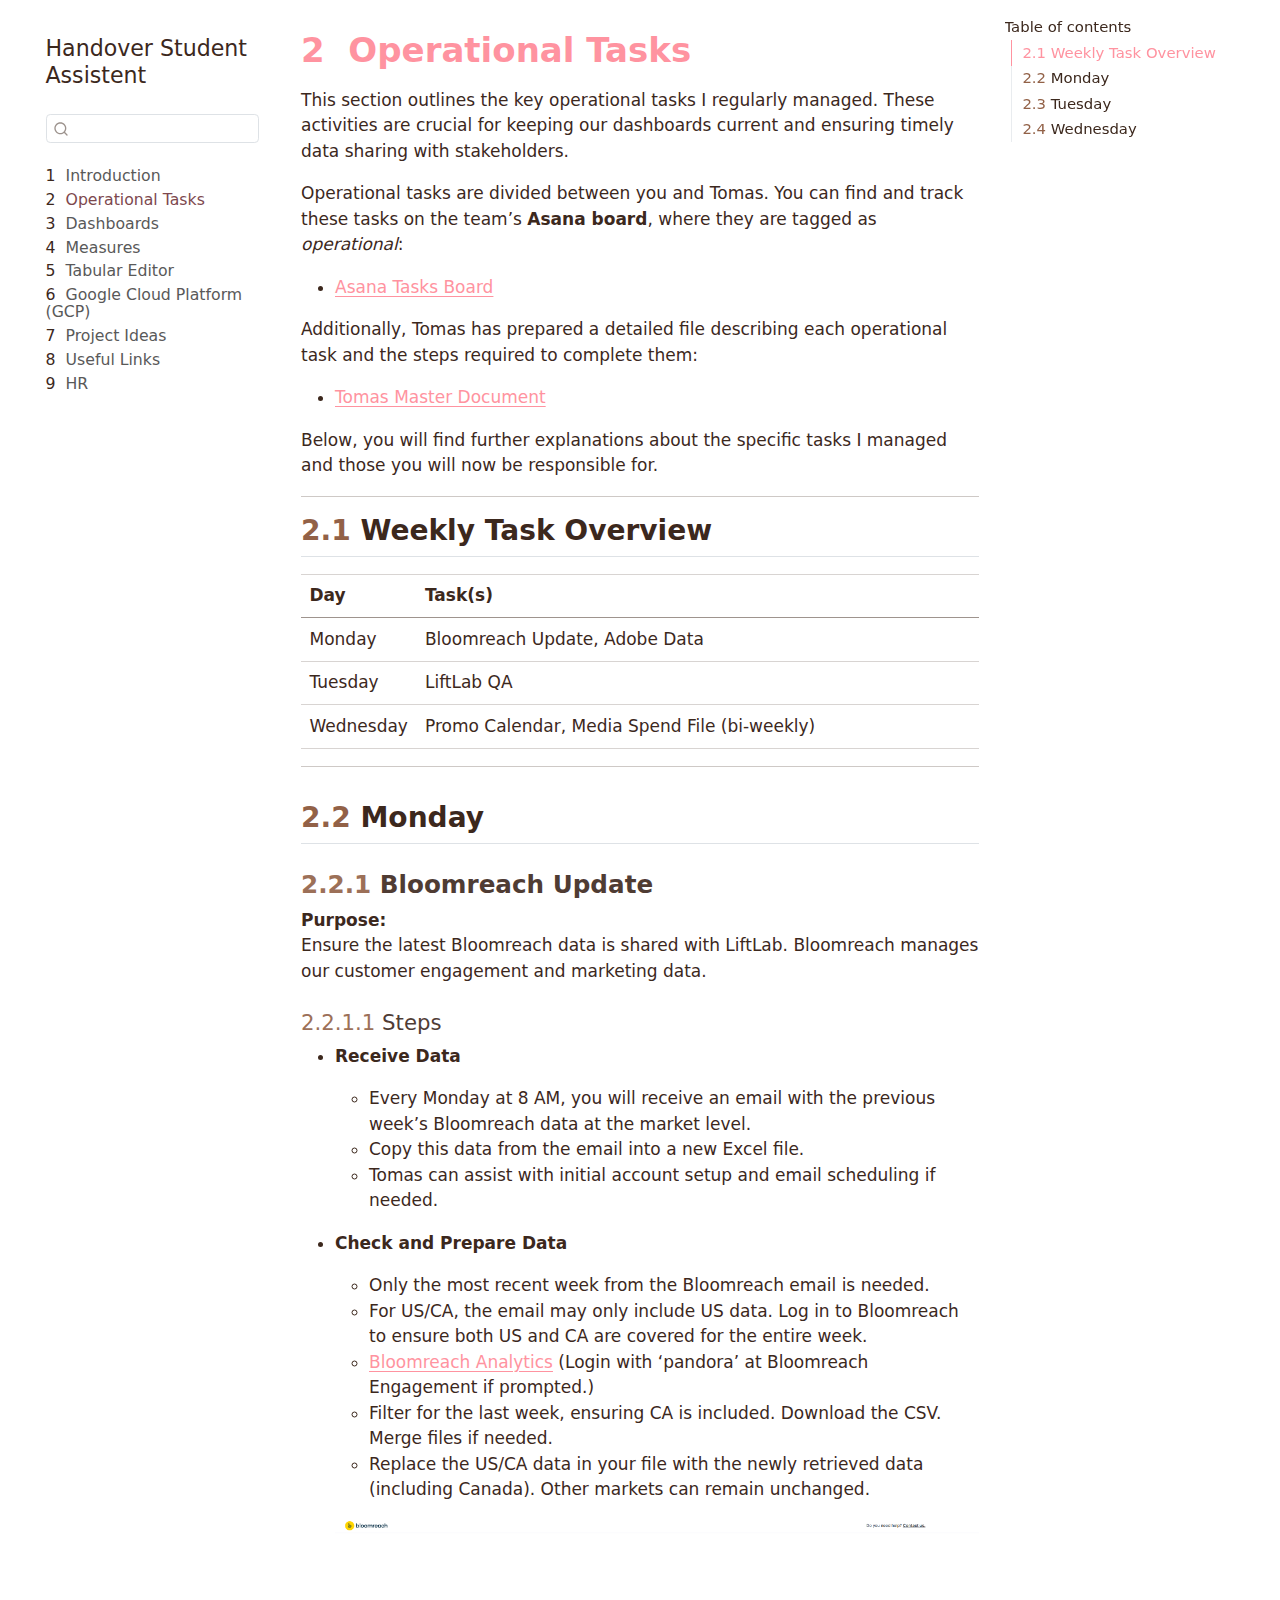
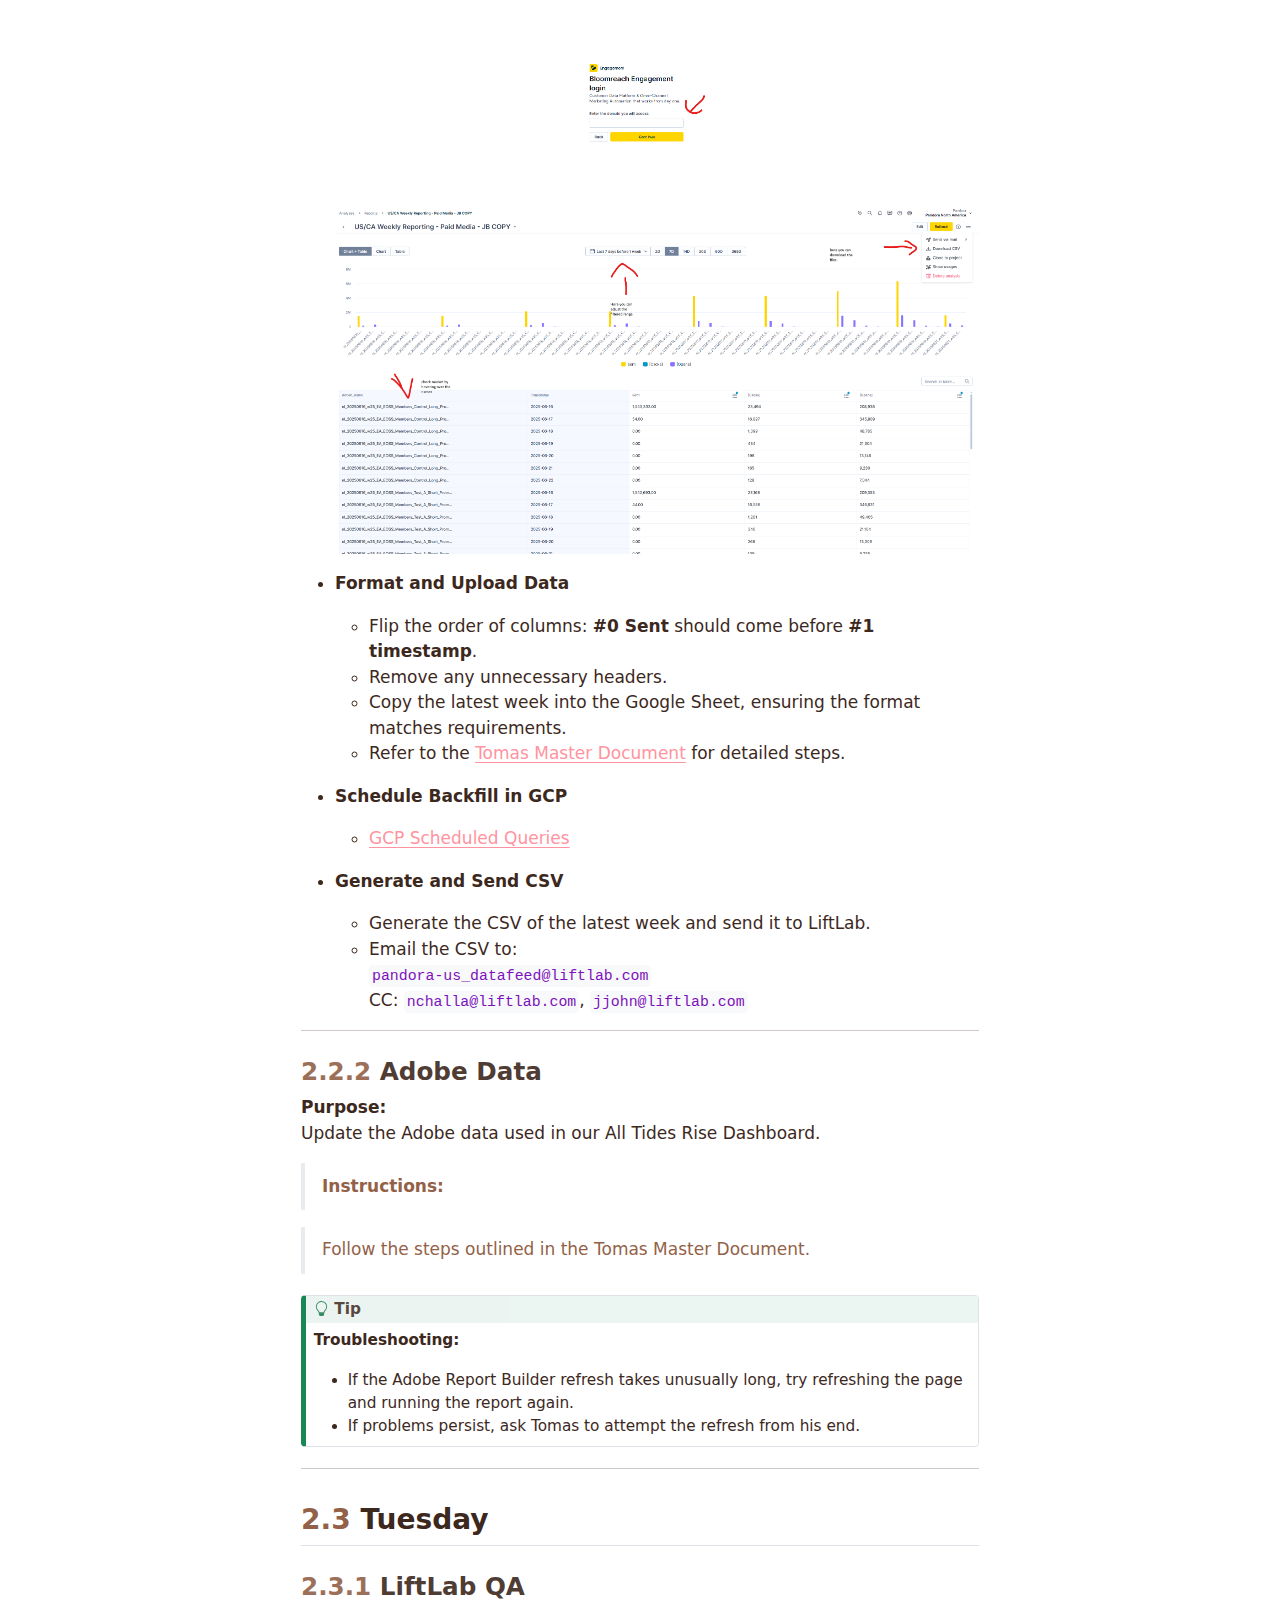
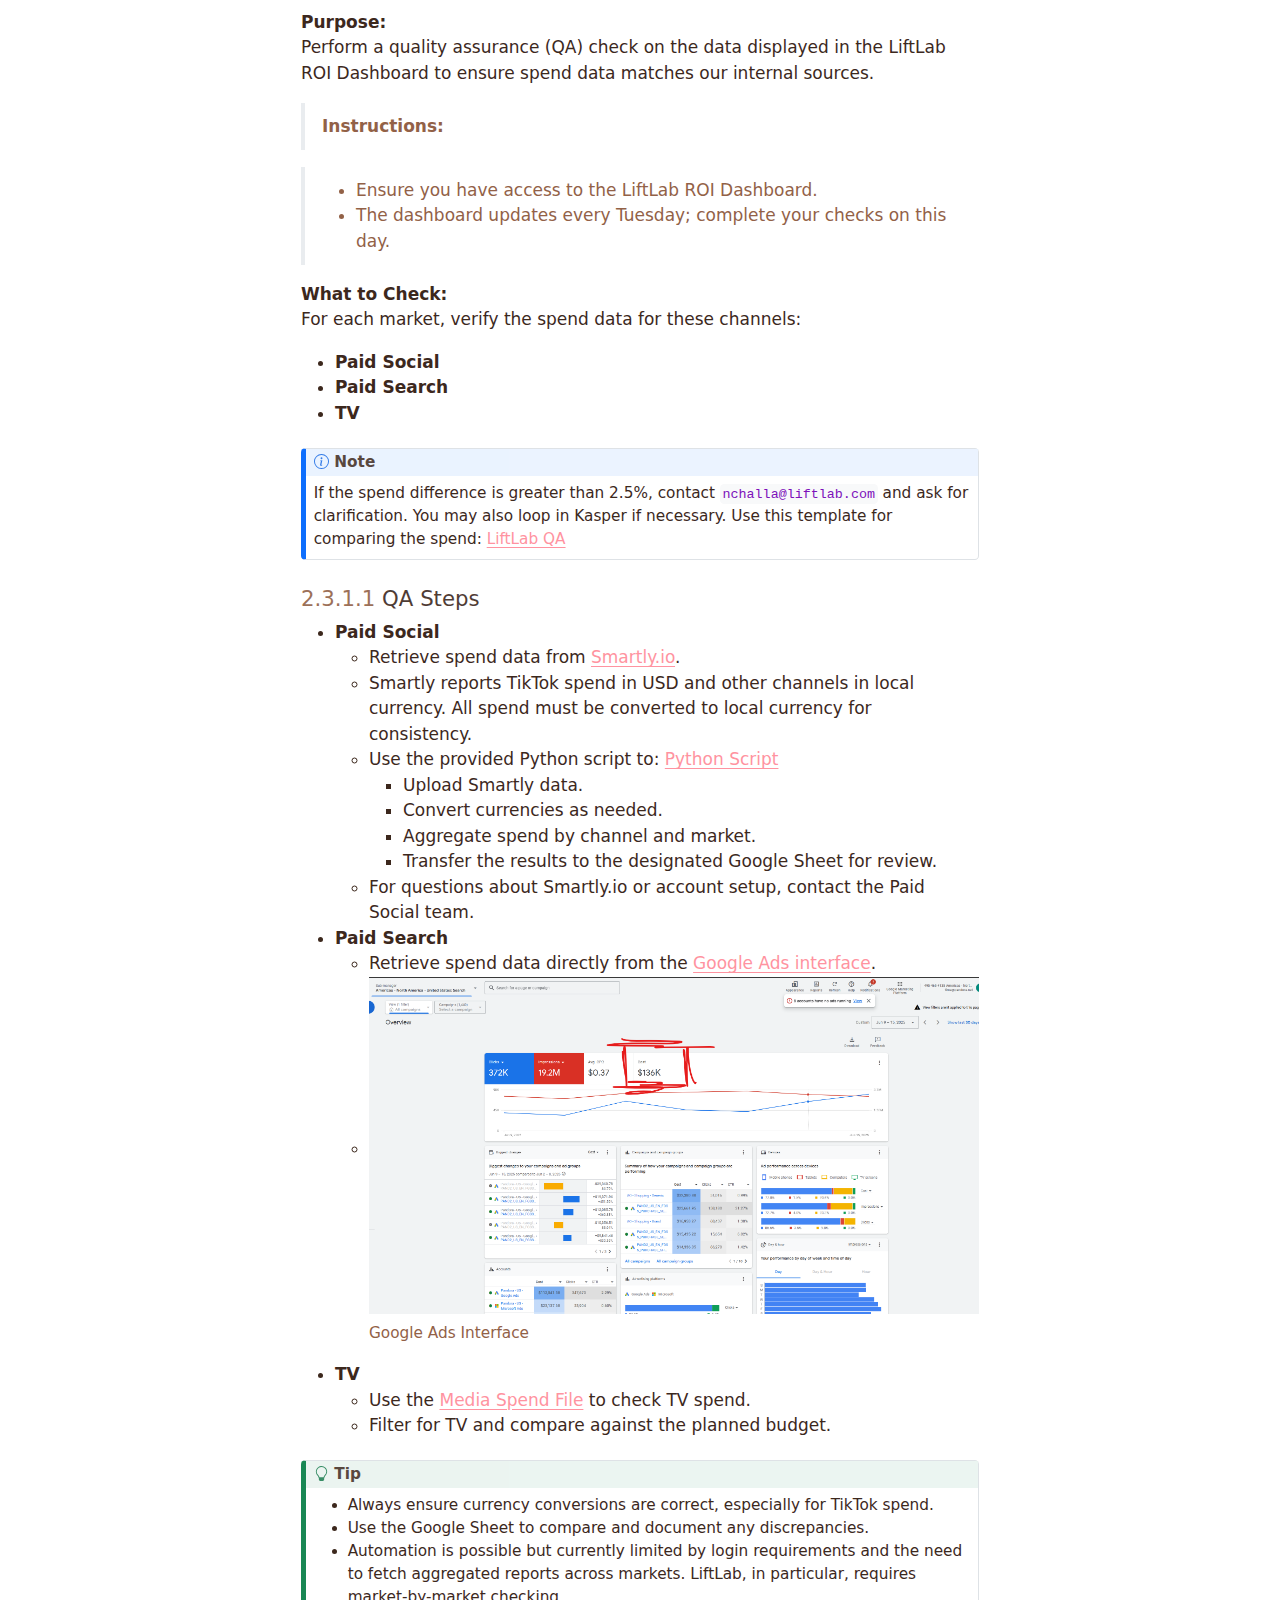
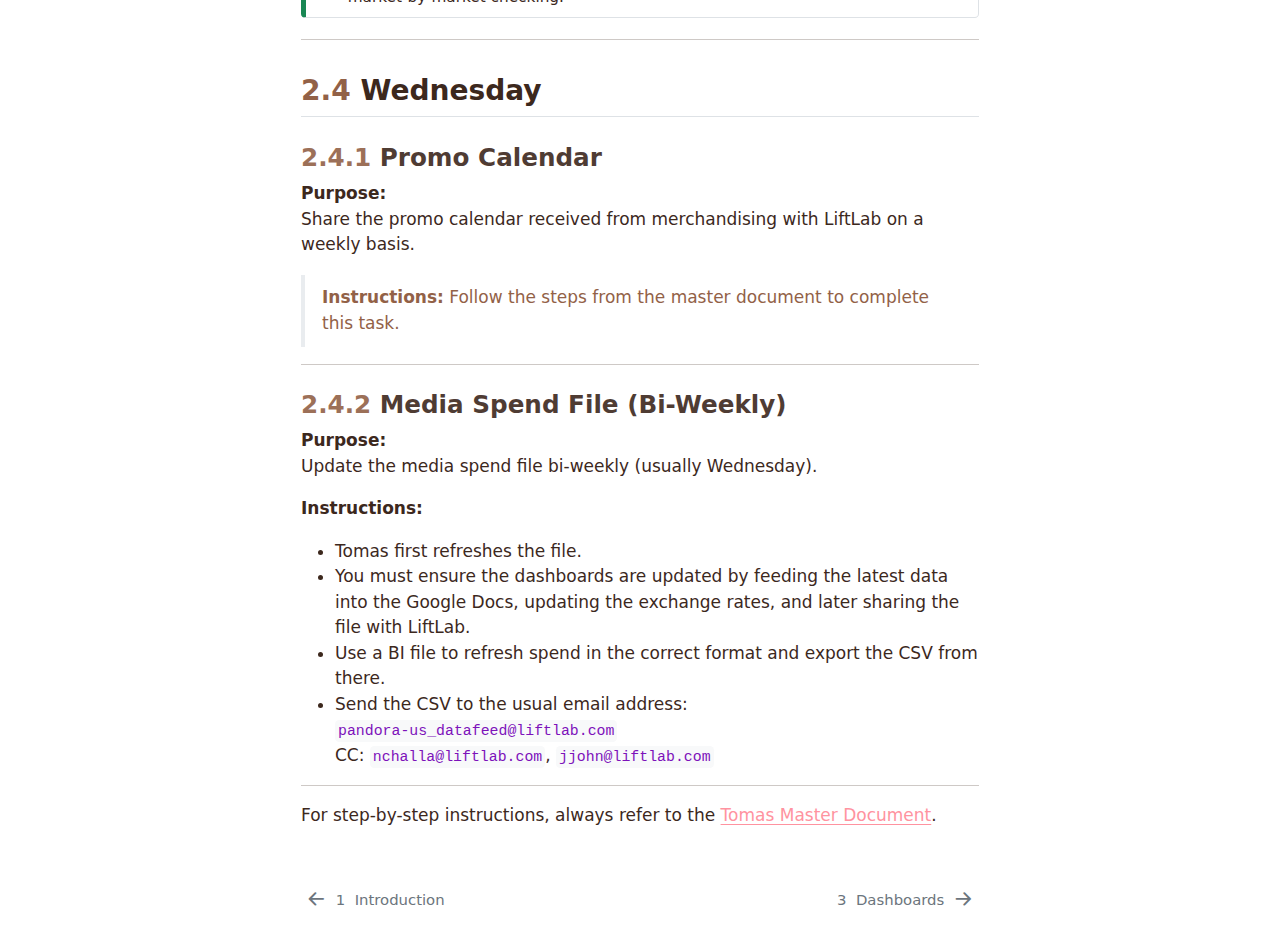
<file: docs/operational_tasks.html>
<!DOCTYPE html>
<html xmlns="http://www.w3.org/1999/xhtml" lang="en" xml:lang="en"><head>

<meta charset="utf-8">
<meta name="generator" content="quarto-1.6.42">

<meta name="viewport" content="width=device-width, initial-scale=1.0, user-scalable=yes">


<title>2&nbsp; Operational Tasks – Handover Student Assistent</title>
<style>
code{white-space: pre-wrap;}
span.smallcaps{font-variant: small-caps;}
div.columns{display: flex; gap: min(4vw, 1.5em);}
div.column{flex: auto; overflow-x: auto;}
div.hanging-indent{margin-left: 1.5em; text-indent: -1.5em;}
ul.task-list{list-style: none;}
ul.task-list li input[type="checkbox"] {
  width: 0.8em;
  margin: 0 0.8em 0.2em -1em; /* quarto-specific, see https://github.com/quarto-dev/quarto-cli/issues/4556 */ 
  vertical-align: middle;
}
</style>


<script src="site_libs/quarto-nav/quarto-nav.js"></script>
<script src="site_libs/quarto-nav/headroom.min.js"></script>
<script src="site_libs/clipboard/clipboard.min.js"></script>
<script src="site_libs/quarto-search/autocomplete.umd.js"></script>
<script src="site_libs/quarto-search/fuse.min.js"></script>
<script src="site_libs/quarto-search/quarto-search.js"></script>
<meta name="quarto:offset" content="./">
<link href="./dashboards.html" rel="next">
<link href="./index.html" rel="prev">
<script src="site_libs/quarto-html/quarto.js"></script>
<script src="site_libs/quarto-html/popper.min.js"></script>
<script src="site_libs/quarto-html/tippy.umd.min.js"></script>
<script src="site_libs/quarto-html/anchor.min.js"></script>
<link href="site_libs/quarto-html/tippy.css" rel="stylesheet">
<link href="site_libs/quarto-html/quarto-syntax-highlighting-2f5df379a58b258e96c21c0638c20c03.css" rel="stylesheet" id="quarto-text-highlighting-styles">
<script src="site_libs/bootstrap/bootstrap.min.js"></script>
<link href="site_libs/bootstrap/bootstrap-icons.css" rel="stylesheet">
<link href="site_libs/bootstrap/bootstrap-562adc6a6ba6d3f803331ca446c74a20.min.css" rel="stylesheet" append-hash="true" id="quarto-bootstrap" data-mode="light">
<script id="quarto-search-options" type="application/json">{
  "location": "sidebar",
  "copy-button": false,
  "collapse-after": 3,
  "panel-placement": "start",
  "type": "textbox",
  "limit": 50,
  "keyboard-shortcut": [
    "f",
    "/",
    "s"
  ],
  "show-item-context": false,
  "language": {
    "search-no-results-text": "No results",
    "search-matching-documents-text": "matching documents",
    "search-copy-link-title": "Copy link to search",
    "search-hide-matches-text": "Hide additional matches",
    "search-more-match-text": "more match in this document",
    "search-more-matches-text": "more matches in this document",
    "search-clear-button-title": "Clear",
    "search-text-placeholder": "",
    "search-detached-cancel-button-title": "Cancel",
    "search-submit-button-title": "Submit",
    "search-label": "Search"
  }
}</script>


<link rel="stylesheet" href="styles.css">
</head>

<body class="nav-sidebar floating">

<div id="quarto-search-results"></div>
  <header id="quarto-header" class="headroom fixed-top">
  <nav class="quarto-secondary-nav">
    <div class="container-fluid d-flex">
      <button type="button" class="quarto-btn-toggle btn" data-bs-toggle="collapse" role="button" data-bs-target=".quarto-sidebar-collapse-item" aria-controls="quarto-sidebar" aria-expanded="false" aria-label="Toggle sidebar navigation" onclick="if (window.quartoToggleHeadroom) { window.quartoToggleHeadroom(); }">
        <i class="bi bi-layout-text-sidebar-reverse"></i>
      </button>
        <nav class="quarto-page-breadcrumbs" aria-label="breadcrumb"><ol class="breadcrumb"><li class="breadcrumb-item"><a href="./operational_tasks.html"><span class="chapter-number">2</span>&nbsp; <span class="chapter-title">Operational Tasks</span></a></li></ol></nav>
        <a class="flex-grow-1" role="navigation" data-bs-toggle="collapse" data-bs-target=".quarto-sidebar-collapse-item" aria-controls="quarto-sidebar" aria-expanded="false" aria-label="Toggle sidebar navigation" onclick="if (window.quartoToggleHeadroom) { window.quartoToggleHeadroom(); }">      
        </a>
      <button type="button" class="btn quarto-search-button" aria-label="Search" onclick="window.quartoOpenSearch();">
        <i class="bi bi-search"></i>
      </button>
    </div>
  </nav>
</header>
<!-- content -->
<div id="quarto-content" class="quarto-container page-columns page-rows-contents page-layout-article">
<!-- sidebar -->
  <nav id="quarto-sidebar" class="sidebar collapse collapse-horizontal quarto-sidebar-collapse-item sidebar-navigation floating overflow-auto">
    <div class="pt-lg-2 mt-2 text-left sidebar-header">
    <div class="sidebar-title mb-0 py-0">
      <a href="./">Handover Student Assistent</a> 
    </div>
      </div>
        <div class="mt-2 flex-shrink-0 align-items-center">
        <div class="sidebar-search">
        <div id="quarto-search" class="" title="Search"></div>
        </div>
        </div>
    <div class="sidebar-menu-container"> 
    <ul class="list-unstyled mt-1">
        <li class="sidebar-item">
  <div class="sidebar-item-container"> 
  <a href="./index.html" class="sidebar-item-text sidebar-link">
 <span class="menu-text"><span class="chapter-number">1</span>&nbsp; <span class="chapter-title">Introduction</span></span></a>
  </div>
</li>
        <li class="sidebar-item">
  <div class="sidebar-item-container"> 
  <a href="./operational_tasks.html" class="sidebar-item-text sidebar-link active">
 <span class="menu-text"><span class="chapter-number">2</span>&nbsp; <span class="chapter-title">Operational Tasks</span></span></a>
  </div>
</li>
        <li class="sidebar-item">
  <div class="sidebar-item-container"> 
  <a href="./dashboards.html" class="sidebar-item-text sidebar-link">
 <span class="menu-text"><span class="chapter-number">3</span>&nbsp; <span class="chapter-title">Dashboards</span></span></a>
  </div>
</li>
        <li class="sidebar-item">
  <div class="sidebar-item-container"> 
  <a href="./measures.html" class="sidebar-item-text sidebar-link">
 <span class="menu-text"><span class="chapter-number">4</span>&nbsp; <span class="chapter-title">Measures</span></span></a>
  </div>
</li>
        <li class="sidebar-item">
  <div class="sidebar-item-container"> 
  <a href="./tabular_editor.html" class="sidebar-item-text sidebar-link">
 <span class="menu-text"><span class="chapter-number">5</span>&nbsp; <span class="chapter-title">Tabular Editor</span></span></a>
  </div>
</li>
        <li class="sidebar-item">
  <div class="sidebar-item-container"> 
  <a href="./google_cloud_platforms.html" class="sidebar-item-text sidebar-link">
 <span class="menu-text"><span class="chapter-number">6</span>&nbsp; <span class="chapter-title">Google Cloud Platform (GCP)</span></span></a>
  </div>
</li>
        <li class="sidebar-item">
  <div class="sidebar-item-container"> 
  <a href="./project_ideas.html" class="sidebar-item-text sidebar-link">
 <span class="menu-text"><span class="chapter-number">7</span>&nbsp; <span class="chapter-title">Project Ideas</span></span></a>
  </div>
</li>
        <li class="sidebar-item">
  <div class="sidebar-item-container"> 
  <a href="./useful_links.html" class="sidebar-item-text sidebar-link">
 <span class="menu-text"><span class="chapter-number">8</span>&nbsp; <span class="chapter-title">Useful Links</span></span></a>
  </div>
</li>
        <li class="sidebar-item">
  <div class="sidebar-item-container"> 
  <a href="./hr.html" class="sidebar-item-text sidebar-link">
 <span class="menu-text"><span class="chapter-number">9</span>&nbsp; <span class="chapter-title">HR</span></span></a>
  </div>
</li>
    </ul>
    </div>
</nav>
<div id="quarto-sidebar-glass" class="quarto-sidebar-collapse-item" data-bs-toggle="collapse" data-bs-target=".quarto-sidebar-collapse-item"></div>
<!-- margin-sidebar -->
    <div id="quarto-margin-sidebar" class="sidebar margin-sidebar">
        <nav id="TOC" role="doc-toc" class="toc-active">
    <h2 id="toc-title">Table of contents</h2>
   
  <ul>
  <li><a href="#weekly-task-overview" id="toc-weekly-task-overview" class="nav-link active" data-scroll-target="#weekly-task-overview"><span class="header-section-number">2.1</span> Weekly Task Overview</a></li>
  <li><a href="#monday" id="toc-monday" class="nav-link" data-scroll-target="#monday"><span class="header-section-number">2.2</span> Monday</a>
  <ul class="collapse">
  <li><a href="#bloomreach-update" id="toc-bloomreach-update" class="nav-link" data-scroll-target="#bloomreach-update"><span class="header-section-number">2.2.1</span> Bloomreach Update</a></li>
  <li><a href="#adobe-data" id="toc-adobe-data" class="nav-link" data-scroll-target="#adobe-data"><span class="header-section-number">2.2.2</span> Adobe Data</a></li>
  </ul></li>
  <li><a href="#tuesday" id="toc-tuesday" class="nav-link" data-scroll-target="#tuesday"><span class="header-section-number">2.3</span> Tuesday</a>
  <ul class="collapse">
  <li><a href="#liftlab-qa" id="toc-liftlab-qa" class="nav-link" data-scroll-target="#liftlab-qa"><span class="header-section-number">2.3.1</span> LiftLab QA</a></li>
  </ul></li>
  <li><a href="#wednesday" id="toc-wednesday" class="nav-link" data-scroll-target="#wednesday"><span class="header-section-number">2.4</span> Wednesday</a>
  <ul class="collapse">
  <li><a href="#promo-calendar" id="toc-promo-calendar" class="nav-link" data-scroll-target="#promo-calendar"><span class="header-section-number">2.4.1</span> Promo Calendar</a></li>
  <li><a href="#media-spend-file-bi-weekly" id="toc-media-spend-file-bi-weekly" class="nav-link" data-scroll-target="#media-spend-file-bi-weekly"><span class="header-section-number">2.4.2</span> Media Spend File (Bi-Weekly)</a></li>
  </ul></li>
  </ul>
</nav>
    </div>
<!-- main -->
<main class="content" id="quarto-document-content">

<header id="title-block-header" class="quarto-title-block default">
<div class="quarto-title">
<h1 class="title"><span class="chapter-number">2</span>&nbsp; <span class="chapter-title">Operational Tasks</span></h1>
</div>



<div class="quarto-title-meta">

    
  
    
  </div>
  


</header>


<p>This section outlines the key operational tasks I regularly managed. These activities are crucial for keeping our dashboards current and ensuring timely data sharing with stakeholders.</p>
<p>Operational tasks are divided between you and Tomas. You can find and track these tasks on the team’s <strong>Asana board</strong>, where they are tagged as <em>operational</em>:</p>
<ul>
<li><a href="https://app.asana.com/1/11630155358869/project/1200791386796567/board">Asana Tasks Board</a></li>
</ul>
<p>Additionally, Tomas has prepared a detailed file describing each operational task and the steps required to complete them:</p>
<ul>
<li><a href="https://docs.google.com/spreadsheets/d/1jX6lZNVJ1S-okNK8Wy056_30DiWaIqTWxEG74FSTMAk/edit?pli=1&amp;gid=0#gid=0">Tomas Master Document</a></li>
</ul>
<p>Below, you will find further explanations about the specific tasks I managed and those you will now be responsible for.</p>
<hr>
<section id="weekly-task-overview" class="level2" data-number="2.1">
<h2 data-number="2.1" class="anchored" data-anchor-id="weekly-task-overview"><span class="header-section-number">2.1</span> Weekly Task Overview</h2>
<table class="caption-top table">
<colgroup>
<col style="width: 13%">
<col style="width: 86%">
</colgroup>
<thead>
<tr class="header">
<th><strong>Day</strong></th>
<th><strong>Task(s)</strong></th>
</tr>
</thead>
<tbody>
<tr class="odd">
<td>Monday</td>
<td>Bloomreach Update, Adobe Data</td>
</tr>
<tr class="even">
<td>Tuesday</td>
<td>LiftLab QA</td>
</tr>
<tr class="odd">
<td>Wednesday</td>
<td>Promo Calendar, Media Spend File (bi-weekly)</td>
</tr>
</tbody>
</table>
<hr>
</section>
<section id="monday" class="level2" data-number="2.2">
<h2 data-number="2.2" class="anchored" data-anchor-id="monday"><span class="header-section-number">2.2</span> Monday</h2>
<section id="bloomreach-update" class="level3" data-number="2.2.1">
<h3 data-number="2.2.1" class="anchored" data-anchor-id="bloomreach-update"><span class="header-section-number">2.2.1</span> Bloomreach Update</h3>
<p><strong>Purpose:</strong><br>
Ensure the latest Bloomreach data is shared with LiftLab. Bloomreach manages our customer engagement and marketing data.</p>
<section id="steps" class="level4" data-number="2.2.1.1">
<h4 data-number="2.2.1.1" class="anchored" data-anchor-id="steps"><span class="header-section-number">2.2.1.1</span> Steps</h4>
<ul>
<li><p><strong>Receive Data</strong></p>
<ul>
<li>Every Monday at 8 AM, you will receive an email with the previous week’s Bloomreach data at the market level.</li>
<li>Copy this data from the email into a new Excel file.</li>
<li>Tomas can assist with initial account setup and email scheduling if needed.</li>
</ul></li>
<li><p><strong>Check and Prepare Data</strong></p>
<ul>
<li>Only the most recent week from the Bloomreach email is needed.</li>
<li>For US/CA, the email may only include US data. Log in to Bloomreach to ensure both US and CA are covered for the entire week.</li>
<li><a href="https://app.exp.pandora.net/p/pandora-north-america/analytics/reports/64e4881683431ec3379aafc0">Bloomreach Analytics</a> (Login with ‘pandora’ at Bloomreach Engagement if prompted.)</li>
<li>Filter for the last week, ensuring CA is included. Download the CSV. Merge files if needed.</li>
<li>Replace the US/CA data in your file with the newly retrieved data (including Canada). Other markets can remain unchanged.</li>
</ul>
<p><img src="images/bloomreach login.png" class="img-fluid" alt="Bloomreach Login"> <img src="images/bloomreach interface.png" class="img-fluid" alt="Bloomreach Filter"></p></li>
<li><p><strong>Format and Upload Data</strong></p>
<ul>
<li>Flip the order of columns: <strong>#0 Sent</strong> should come before <strong>#1 timestamp</strong>.</li>
<li>Remove any unnecessary headers.</li>
<li>Copy the latest week into the Google Sheet, ensuring the format matches requirements.</li>
<li>Refer to the <a href="https://docs.google.com/spreadsheets/d/1jX6lZNVJ1S-okNK8Wy056_30DiWaIqTWxEG74FSTMAk/edit?pli=1&amp;gid=0">Tomas Master Document</a> for detailed steps.</li>
</ul></li>
<li><p><strong>Schedule Backfill in GCP</strong></p>
<ul>
<li><a href="https://console.cloud.google.com/bigquery/scheduled-queries/locations/us/configs/6284de10-0000-2a8a-9704-001a1145122a/runs?project=pandora-dashboard-data">GCP Scheduled Queries</a></li>
</ul></li>
<li><p><strong>Generate and Send CSV</strong></p>
<ul>
<li>Generate the CSV of the latest week and send it to LiftLab.</li>
<li>Email the CSV to:<br>
<code>pandora-us_datafeed@liftlab.com</code><br>
CC: <code>nchalla@liftlab.com</code>, <code>jjohn@liftlab.com</code></li>
</ul></li>
</ul>
<hr>
</section>
</section>
<section id="adobe-data" class="level3" data-number="2.2.2">
<h3 data-number="2.2.2" class="anchored" data-anchor-id="adobe-data"><span class="header-section-number">2.2.2</span> Adobe Data</h3>
<p><strong>Purpose:</strong><br>
Update the Adobe data used in our All Tides Rise Dashboard.</p>
<blockquote class="blockquote">
<p><strong>Instructions:</strong></p>
</blockquote>
<blockquote class="blockquote">
<p>Follow the steps outlined in the Tomas Master Document.</p>
</blockquote>
<div class="callout callout-style-default callout-tip callout-titled">
<div class="callout-header d-flex align-content-center">
<div class="callout-icon-container">
<i class="callout-icon"></i>
</div>
<div class="callout-title-container flex-fill">
Tip
</div>
</div>
<div class="callout-body-container callout-body">
<p><strong>Troubleshooting:</strong></p>
<ul>
<li>If the Adobe Report Builder refresh takes unusually long, try refreshing the page and running the report again.</li>
<li>If problems persist, ask Tomas to attempt the refresh from his end.</li>
</ul>
</div>
</div>
<hr>
</section>
</section>
<section id="tuesday" class="level2" data-number="2.3">
<h2 data-number="2.3" class="anchored" data-anchor-id="tuesday"><span class="header-section-number">2.3</span> Tuesday</h2>
<section id="liftlab-qa" class="level3" data-number="2.3.1">
<h3 data-number="2.3.1" class="anchored" data-anchor-id="liftlab-qa"><span class="header-section-number">2.3.1</span> LiftLab QA</h3>
<p><strong>Purpose:</strong><br>
Perform a quality assurance (QA) check on the data displayed in the LiftLab ROI Dashboard to ensure spend data matches our internal sources.</p>
<blockquote class="blockquote">
<p><strong>Instructions:</strong></p>
</blockquote>
<blockquote class="blockquote">
<ul>
<li>Ensure you have access to the LiftLab ROI Dashboard.</li>
<li>The dashboard updates every Tuesday; complete your checks on this day.</li>
</ul>
</blockquote>
<p><strong>What to Check:</strong><br>
For each market, verify the spend data for these channels:</p>
<ul>
<li><strong>Paid Social</strong></li>
<li><strong>Paid Search</strong></li>
<li><strong>TV</strong></li>
</ul>
<div class="callout callout-style-default callout-note callout-titled">
<div class="callout-header d-flex align-content-center">
<div class="callout-icon-container">
<i class="callout-icon"></i>
</div>
<div class="callout-title-container flex-fill">
Note
</div>
</div>
<div class="callout-body-container callout-body">
<p>If the spend difference is greater than 2.5%, contact <code>nchalla@liftlab.com</code> and ask for clarification. You may also loop in Kasper if necessary. Use this template for comparing the spend: <a href="https://docs.google.com/spreadsheets/d/1OOr2oRkGClJGsSQ6pXouvuvFzvSIA4o-W_zYH5vuAe4/edit?usp=sharing">LiftLab QA</a></p>
</div>
</div>
<section id="qa-steps" class="level4" data-number="2.3.1.1">
<h4 data-number="2.3.1.1" class="anchored" data-anchor-id="qa-steps"><span class="header-section-number">2.3.1.1</span> QA Steps</h4>
<ul>
<li><strong>Paid Social</strong>
<ul>
<li>Retrieve spend data from <a href="https://app.smartly.io/#/companies/58048aae7bff85a9728b4567/pivottable/view/294476">Smartly.io</a>.</li>
<li>Smartly reports TikTok spend in USD and other channels in local currency. All spend must be converted to local currency for consistency.</li>
<li>Use the provided Python script to: <a href="https://colab.research.google.com/drive/1Z5sljLDei3n1CiXhpjlVE11Qjhmm4ftU?usp=sharing">Python Script</a>
<ul>
<li>Upload Smartly data.</li>
<li>Convert currencies as needed.</li>
<li>Aggregate spend by channel and market.</li>
<li>Transfer the results to the designated Google Sheet for review.</li>
</ul></li>
<li>For questions about Smartly.io or account setup, contact the Paid Social team.</li>
</ul></li>
<li><strong>Paid Search</strong>
<ul>
<li>Retrieve spend data directly from the <a href="https://searchads.google.com/nav/selectaccount?euid=1283532195&amp;__u=1628308555&amp;authuser=0&amp;f.sid=-8831459738630220990">Google Ads interface</a>.</li>
<li><div class="quarto-figure quarto-figure-center">
<figure class="figure">
<p><img src="images/GoogleAds.png" class="img-fluid figure-img"></p>
<figcaption>Google Ads Interface</figcaption>
</figure>
</div></li>
</ul></li>
<li><strong>TV</strong>
<ul>
<li>Use the <a href="https://docs.google.com/spreadsheets/d/1AO5x9HXQ_mzGCo3PGAtDiKgQCET5v3vb7xosHmt1w8o/edit?gid=160113186#gid=160113186">Media Spend File</a> to check TV spend.</li>
<li>Filter for TV and compare against the planned budget.</li>
</ul></li>
</ul>
<div class="callout callout-style-default callout-tip callout-titled">
<div class="callout-header d-flex align-content-center">
<div class="callout-icon-container">
<i class="callout-icon"></i>
</div>
<div class="callout-title-container flex-fill">
Tip
</div>
</div>
<div class="callout-body-container callout-body">
<ul>
<li>Always ensure currency conversions are correct, especially for TikTok spend.</li>
<li>Use the Google Sheet to compare and document any discrepancies.</li>
<li>Automation is possible but currently limited by login requirements and the need to fetch aggregated reports across markets. LiftLab, in particular, requires market-by-market checking.</li>
</ul>
</div>
</div>
<hr>
</section>
</section>
</section>
<section id="wednesday" class="level2" data-number="2.4">
<h2 data-number="2.4" class="anchored" data-anchor-id="wednesday"><span class="header-section-number">2.4</span> Wednesday</h2>
<section id="promo-calendar" class="level3" data-number="2.4.1">
<h3 data-number="2.4.1" class="anchored" data-anchor-id="promo-calendar"><span class="header-section-number">2.4.1</span> Promo Calendar</h3>
<p><strong>Purpose:</strong><br>
Share the promo calendar received from merchandising with LiftLab on a weekly basis.</p>
<blockquote class="blockquote">
<p><strong>Instructions:</strong> Follow the steps from the master document to complete this task.</p>
</blockquote>
<hr>
</section>
<section id="media-spend-file-bi-weekly" class="level3" data-number="2.4.2">
<h3 data-number="2.4.2" class="anchored" data-anchor-id="media-spend-file-bi-weekly"><span class="header-section-number">2.4.2</span> Media Spend File (Bi-Weekly)</h3>
<p><strong>Purpose:</strong><br>
Update the media spend file bi-weekly (usually Wednesday).</p>
<p><strong>Instructions:</strong></p>
<ul>
<li>Tomas first refreshes the file.</li>
<li>You must ensure the dashboards are updated by feeding the latest data into the Google Docs, updating the exchange rates, and later sharing the file with LiftLab.</li>
<li>Use a BI file to refresh spend in the correct format and export the CSV from there.</li>
<li>Send the CSV to the usual email address:<br>
<code>pandora-us_datafeed@liftlab.com</code><br>
CC: <code>nchalla@liftlab.com</code>, <code>jjohn@liftlab.com</code></li>
</ul>
<hr>
<p>For step-by-step instructions, always refer to the <a href="https://docs.google.com/spreadsheets/d/1jX6lZNVJ1S-okNK8Wy056_30DiWaIqTWxEG74FSTMAk/edit?pli=1&amp;gid=0">Tomas Master Document</a>.</p>


</section>
</section>

</main> <!-- /main -->
<script id="quarto-html-after-body" type="application/javascript">
window.document.addEventListener("DOMContentLoaded", function (event) {
  const toggleBodyColorMode = (bsSheetEl) => {
    const mode = bsSheetEl.getAttribute("data-mode");
    const bodyEl = window.document.querySelector("body");
    if (mode === "dark") {
      bodyEl.classList.add("quarto-dark");
      bodyEl.classList.remove("quarto-light");
    } else {
      bodyEl.classList.add("quarto-light");
      bodyEl.classList.remove("quarto-dark");
    }
  }
  const toggleBodyColorPrimary = () => {
    const bsSheetEl = window.document.querySelector("link#quarto-bootstrap");
    if (bsSheetEl) {
      toggleBodyColorMode(bsSheetEl);
    }
  }
  toggleBodyColorPrimary();  
  const icon = "";
  const anchorJS = new window.AnchorJS();
  anchorJS.options = {
    placement: 'right',
    icon: icon
  };
  anchorJS.add('.anchored');
  const isCodeAnnotation = (el) => {
    for (const clz of el.classList) {
      if (clz.startsWith('code-annotation-')) {                     
        return true;
      }
    }
    return false;
  }
  const onCopySuccess = function(e) {
    // button target
    const button = e.trigger;
    // don't keep focus
    button.blur();
    // flash "checked"
    button.classList.add('code-copy-button-checked');
    var currentTitle = button.getAttribute("title");
    button.setAttribute("title", "Copied!");
    let tooltip;
    if (window.bootstrap) {
      button.setAttribute("data-bs-toggle", "tooltip");
      button.setAttribute("data-bs-placement", "left");
      button.setAttribute("data-bs-title", "Copied!");
      tooltip = new bootstrap.Tooltip(button, 
        { trigger: "manual", 
          customClass: "code-copy-button-tooltip",
          offset: [0, -8]});
      tooltip.show();    
    }
    setTimeout(function() {
      if (tooltip) {
        tooltip.hide();
        button.removeAttribute("data-bs-title");
        button.removeAttribute("data-bs-toggle");
        button.removeAttribute("data-bs-placement");
      }
      button.setAttribute("title", currentTitle);
      button.classList.remove('code-copy-button-checked');
    }, 1000);
    // clear code selection
    e.clearSelection();
  }
  const getTextToCopy = function(trigger) {
      const codeEl = trigger.previousElementSibling.cloneNode(true);
      for (const childEl of codeEl.children) {
        if (isCodeAnnotation(childEl)) {
          childEl.remove();
        }
      }
      return codeEl.innerText;
  }
  const clipboard = new window.ClipboardJS('.code-copy-button:not([data-in-quarto-modal])', {
    text: getTextToCopy
  });
  clipboard.on('success', onCopySuccess);
  if (window.document.getElementById('quarto-embedded-source-code-modal')) {
    const clipboardModal = new window.ClipboardJS('.code-copy-button[data-in-quarto-modal]', {
      text: getTextToCopy,
      container: window.document.getElementById('quarto-embedded-source-code-modal')
    });
    clipboardModal.on('success', onCopySuccess);
  }
    var localhostRegex = new RegExp(/^(?:http|https):\/\/localhost\:?[0-9]*\//);
    var mailtoRegex = new RegExp(/^mailto:/);
      var filterRegex = new RegExp('/' + window.location.host + '/');
    var isInternal = (href) => {
        return filterRegex.test(href) || localhostRegex.test(href) || mailtoRegex.test(href);
    }
    // Inspect non-navigation links and adorn them if external
 	var links = window.document.querySelectorAll('a[href]:not(.nav-link):not(.navbar-brand):not(.toc-action):not(.sidebar-link):not(.sidebar-item-toggle):not(.pagination-link):not(.no-external):not([aria-hidden]):not(.dropdown-item):not(.quarto-navigation-tool):not(.about-link)');
    for (var i=0; i<links.length; i++) {
      const link = links[i];
      if (!isInternal(link.href)) {
        // undo the damage that might have been done by quarto-nav.js in the case of
        // links that we want to consider external
        if (link.dataset.originalHref !== undefined) {
          link.href = link.dataset.originalHref;
        }
      }
    }
  function tippyHover(el, contentFn, onTriggerFn, onUntriggerFn) {
    const config = {
      allowHTML: true,
      maxWidth: 500,
      delay: 100,
      arrow: false,
      appendTo: function(el) {
          return el.parentElement;
      },
      interactive: true,
      interactiveBorder: 10,
      theme: 'quarto',
      placement: 'bottom-start',
    };
    if (contentFn) {
      config.content = contentFn;
    }
    if (onTriggerFn) {
      config.onTrigger = onTriggerFn;
    }
    if (onUntriggerFn) {
      config.onUntrigger = onUntriggerFn;
    }
    window.tippy(el, config); 
  }
  const noterefs = window.document.querySelectorAll('a[role="doc-noteref"]');
  for (var i=0; i<noterefs.length; i++) {
    const ref = noterefs[i];
    tippyHover(ref, function() {
      // use id or data attribute instead here
      let href = ref.getAttribute('data-footnote-href') || ref.getAttribute('href');
      try { href = new URL(href).hash; } catch {}
      const id = href.replace(/^#\/?/, "");
      const note = window.document.getElementById(id);
      if (note) {
        return note.innerHTML;
      } else {
        return "";
      }
    });
  }
  const xrefs = window.document.querySelectorAll('a.quarto-xref');
  const processXRef = (id, note) => {
    // Strip column container classes
    const stripColumnClz = (el) => {
      el.classList.remove("page-full", "page-columns");
      if (el.children) {
        for (const child of el.children) {
          stripColumnClz(child);
        }
      }
    }
    stripColumnClz(note)
    if (id === null || id.startsWith('sec-')) {
      // Special case sections, only their first couple elements
      const container = document.createElement("div");
      if (note.children && note.children.length > 2) {
        container.appendChild(note.children[0].cloneNode(true));
        for (let i = 1; i < note.children.length; i++) {
          const child = note.children[i];
          if (child.tagName === "P" && child.innerText === "") {
            continue;
          } else {
            container.appendChild(child.cloneNode(true));
            break;
          }
        }
        if (window.Quarto?.typesetMath) {
          window.Quarto.typesetMath(container);
        }
        return container.innerHTML
      } else {
        if (window.Quarto?.typesetMath) {
          window.Quarto.typesetMath(note);
        }
        return note.innerHTML;
      }
    } else {
      // Remove any anchor links if they are present
      const anchorLink = note.querySelector('a.anchorjs-link');
      if (anchorLink) {
        anchorLink.remove();
      }
      if (window.Quarto?.typesetMath) {
        window.Quarto.typesetMath(note);
      }
      if (note.classList.contains("callout")) {
        return note.outerHTML;
      } else {
        return note.innerHTML;
      }
    }
  }
  for (var i=0; i<xrefs.length; i++) {
    const xref = xrefs[i];
    tippyHover(xref, undefined, function(instance) {
      instance.disable();
      let url = xref.getAttribute('href');
      let hash = undefined; 
      if (url.startsWith('#')) {
        hash = url;
      } else {
        try { hash = new URL(url).hash; } catch {}
      }
      if (hash) {
        const id = hash.replace(/^#\/?/, "");
        const note = window.document.getElementById(id);
        if (note !== null) {
          try {
            const html = processXRef(id, note.cloneNode(true));
            instance.setContent(html);
          } finally {
            instance.enable();
            instance.show();
          }
        } else {
          // See if we can fetch this
          fetch(url.split('#')[0])
          .then(res => res.text())
          .then(html => {
            const parser = new DOMParser();
            const htmlDoc = parser.parseFromString(html, "text/html");
            const note = htmlDoc.getElementById(id);
            if (note !== null) {
              const html = processXRef(id, note);
              instance.setContent(html);
            } 
          }).finally(() => {
            instance.enable();
            instance.show();
          });
        }
      } else {
        // See if we can fetch a full url (with no hash to target)
        // This is a special case and we should probably do some content thinning / targeting
        fetch(url)
        .then(res => res.text())
        .then(html => {
          const parser = new DOMParser();
          const htmlDoc = parser.parseFromString(html, "text/html");
          const note = htmlDoc.querySelector('main.content');
          if (note !== null) {
            // This should only happen for chapter cross references
            // (since there is no id in the URL)
            // remove the first header
            if (note.children.length > 0 && note.children[0].tagName === "HEADER") {
              note.children[0].remove();
            }
            const html = processXRef(null, note);
            instance.setContent(html);
          } 
        }).finally(() => {
          instance.enable();
          instance.show();
        });
      }
    }, function(instance) {
    });
  }
      let selectedAnnoteEl;
      const selectorForAnnotation = ( cell, annotation) => {
        let cellAttr = 'data-code-cell="' + cell + '"';
        let lineAttr = 'data-code-annotation="' +  annotation + '"';
        const selector = 'span[' + cellAttr + '][' + lineAttr + ']';
        return selector;
      }
      const selectCodeLines = (annoteEl) => {
        const doc = window.document;
        const targetCell = annoteEl.getAttribute("data-target-cell");
        const targetAnnotation = annoteEl.getAttribute("data-target-annotation");
        const annoteSpan = window.document.querySelector(selectorForAnnotation(targetCell, targetAnnotation));
        const lines = annoteSpan.getAttribute("data-code-lines").split(",");
        const lineIds = lines.map((line) => {
          return targetCell + "-" + line;
        })
        let top = null;
        let height = null;
        let parent = null;
        if (lineIds.length > 0) {
            //compute the position of the single el (top and bottom and make a div)
            const el = window.document.getElementById(lineIds[0]);
            top = el.offsetTop;
            height = el.offsetHeight;
            parent = el.parentElement.parentElement;
          if (lineIds.length > 1) {
            const lastEl = window.document.getElementById(lineIds[lineIds.length - 1]);
            const bottom = lastEl.offsetTop + lastEl.offsetHeight;
            height = bottom - top;
          }
          if (top !== null && height !== null && parent !== null) {
            // cook up a div (if necessary) and position it 
            let div = window.document.getElementById("code-annotation-line-highlight");
            if (div === null) {
              div = window.document.createElement("div");
              div.setAttribute("id", "code-annotation-line-highlight");
              div.style.position = 'absolute';
              parent.appendChild(div);
            }
            div.style.top = top - 2 + "px";
            div.style.height = height + 4 + "px";
            div.style.left = 0;
            let gutterDiv = window.document.getElementById("code-annotation-line-highlight-gutter");
            if (gutterDiv === null) {
              gutterDiv = window.document.createElement("div");
              gutterDiv.setAttribute("id", "code-annotation-line-highlight-gutter");
              gutterDiv.style.position = 'absolute';
              const codeCell = window.document.getElementById(targetCell);
              const gutter = codeCell.querySelector('.code-annotation-gutter');
              gutter.appendChild(gutterDiv);
            }
            gutterDiv.style.top = top - 2 + "px";
            gutterDiv.style.height = height + 4 + "px";
          }
          selectedAnnoteEl = annoteEl;
        }
      };
      const unselectCodeLines = () => {
        const elementsIds = ["code-annotation-line-highlight", "code-annotation-line-highlight-gutter"];
        elementsIds.forEach((elId) => {
          const div = window.document.getElementById(elId);
          if (div) {
            div.remove();
          }
        });
        selectedAnnoteEl = undefined;
      };
        // Handle positioning of the toggle
    window.addEventListener(
      "resize",
      throttle(() => {
        elRect = undefined;
        if (selectedAnnoteEl) {
          selectCodeLines(selectedAnnoteEl);
        }
      }, 10)
    );
    function throttle(fn, ms) {
    let throttle = false;
    let timer;
      return (...args) => {
        if(!throttle) { // first call gets through
            fn.apply(this, args);
            throttle = true;
        } else { // all the others get throttled
            if(timer) clearTimeout(timer); // cancel #2
            timer = setTimeout(() => {
              fn.apply(this, args);
              timer = throttle = false;
            }, ms);
        }
      };
    }
      // Attach click handler to the DT
      const annoteDls = window.document.querySelectorAll('dt[data-target-cell]');
      for (const annoteDlNode of annoteDls) {
        annoteDlNode.addEventListener('click', (event) => {
          const clickedEl = event.target;
          if (clickedEl !== selectedAnnoteEl) {
            unselectCodeLines();
            const activeEl = window.document.querySelector('dt[data-target-cell].code-annotation-active');
            if (activeEl) {
              activeEl.classList.remove('code-annotation-active');
            }
            selectCodeLines(clickedEl);
            clickedEl.classList.add('code-annotation-active');
          } else {
            // Unselect the line
            unselectCodeLines();
            clickedEl.classList.remove('code-annotation-active');
          }
        });
      }
  const findCites = (el) => {
    const parentEl = el.parentElement;
    if (parentEl) {
      const cites = parentEl.dataset.cites;
      if (cites) {
        return {
          el,
          cites: cites.split(' ')
        };
      } else {
        return findCites(el.parentElement)
      }
    } else {
      return undefined;
    }
  };
  var bibliorefs = window.document.querySelectorAll('a[role="doc-biblioref"]');
  for (var i=0; i<bibliorefs.length; i++) {
    const ref = bibliorefs[i];
    const citeInfo = findCites(ref);
    if (citeInfo) {
      tippyHover(citeInfo.el, function() {
        var popup = window.document.createElement('div');
        citeInfo.cites.forEach(function(cite) {
          var citeDiv = window.document.createElement('div');
          citeDiv.classList.add('hanging-indent');
          citeDiv.classList.add('csl-entry');
          var biblioDiv = window.document.getElementById('ref-' + cite);
          if (biblioDiv) {
            citeDiv.innerHTML = biblioDiv.innerHTML;
          }
          popup.appendChild(citeDiv);
        });
        return popup.innerHTML;
      });
    }
  }
});
</script>
<nav class="page-navigation">
  <div class="nav-page nav-page-previous">
      <a href="./index.html" class="pagination-link" aria-label="Introduction">
        <i class="bi bi-arrow-left-short"></i> <span class="nav-page-text"><span class="chapter-number">1</span>&nbsp; <span class="chapter-title">Introduction</span></span>
      </a>          
  </div>
  <div class="nav-page nav-page-next">
      <a href="./dashboards.html" class="pagination-link" aria-label="Dashboards">
        <span class="nav-page-text"><span class="chapter-number">3</span>&nbsp; <span class="chapter-title">Dashboards</span></span> <i class="bi bi-arrow-right-short"></i>
      </a>
  </div>
</nav>
</div> <!-- /content -->




</body></html>
</file>
<file: _book/site_libs/quarto-html/tippy.css>
.tippy-box[data-animation=fade][data-state=hidden]{opacity:0}[data-tippy-root]{max-width:calc(100vw - 10px)}.tippy-box{position:relative;background-color:#333;color:#fff;border-radius:4px;font-size:14px;line-height:1.4;white-space:normal;outline:0;transition-property:transform,visibility,opacity}.tippy-box[data-placement^=top]>.tippy-arrow{bottom:0}.tippy-box[data-placement^=top]>.tippy-arrow:before{bottom:-7px;left:0;border-width:8px 8px 0;border-top-color:initial;transform-origin:center top}.tippy-box[data-placement^=bottom]>.tippy-arrow{top:0}.tippy-box[data-placement^=bottom]>.tippy-arrow:before{top:-7px;left:0;border-width:0 8px 8px;border-bottom-color:initial;transform-origin:center bottom}.tippy-box[data-placement^=left]>.tippy-arrow{right:0}.tippy-box[data-placement^=left]>.tippy-arrow:before{border-width:8px 0 8px 8px;border-left-color:initial;right:-7px;transform-origin:center left}.tippy-box[data-placement^=right]>.tippy-arrow{left:0}.tippy-box[data-placement^=right]>.tippy-arrow:before{left:-7px;border-width:8px 8px 8px 0;border-right-color:initial;transform-origin:center right}.tippy-box[data-inertia][data-state=visible]{transition-timing-function:cubic-bezier(.54,1.5,.38,1.11)}.tippy-arrow{width:16px;height:16px;color:#333}.tippy-arrow:before{content:"";position:absolute;border-color:transparent;border-style:solid}.tippy-content{position:relative;padding:5px 9px;z-index:1}
</file>
<file: _book/site_libs/quarto-html/quarto-syntax-highlighting-2f5df379a58b258e96c21c0638c20c03.css>
/* quarto syntax highlight colors */
:root {
  --quarto-hl-ot-color: #003B4F;
  --quarto-hl-at-color: #657422;
  --quarto-hl-ss-color: #20794D;
  --quarto-hl-an-color: #5E5E5E;
  --quarto-hl-fu-color: #4758AB;
  --quarto-hl-st-color: #20794D;
  --quarto-hl-cf-color: #003B4F;
  --quarto-hl-op-color: #5E5E5E;
  --quarto-hl-er-color: #AD0000;
  --quarto-hl-bn-color: #AD0000;
  --quarto-hl-al-color: #AD0000;
  --quarto-hl-va-color: #111111;
  --quarto-hl-bu-color: inherit;
  --quarto-hl-ex-color: inherit;
  --quarto-hl-pp-color: #AD0000;
  --quarto-hl-in-color: #5E5E5E;
  --quarto-hl-vs-color: #20794D;
  --quarto-hl-wa-color: #5E5E5E;
  --quarto-hl-do-color: #5E5E5E;
  --quarto-hl-im-color: #00769E;
  --quarto-hl-ch-color: #20794D;
  --quarto-hl-dt-color: #AD0000;
  --quarto-hl-fl-color: #AD0000;
  --quarto-hl-co-color: #5E5E5E;
  --quarto-hl-cv-color: #5E5E5E;
  --quarto-hl-cn-color: #8f5902;
  --quarto-hl-sc-color: #5E5E5E;
  --quarto-hl-dv-color: #AD0000;
  --quarto-hl-kw-color: #003B4F;
}

/* other quarto variables */
:root {
  --quarto-font-monospace: SFMono-Regular, Menlo, Monaco, Consolas, "Liberation Mono", "Courier New", monospace;
}

pre > code.sourceCode > span {
  color: #003B4F;
}

code span {
  color: #003B4F;
}

code.sourceCode > span {
  color: #003B4F;
}

div.sourceCode,
div.sourceCode pre.sourceCode {
  color: #003B4F;
}

code span.ot {
  color: #003B4F;
  font-style: inherit;
}

code span.at {
  color: #657422;
  font-style: inherit;
}

code span.ss {
  color: #20794D;
  font-style: inherit;
}

code span.an {
  color: #5E5E5E;
  font-style: inherit;
}

code span.fu {
  color: #4758AB;
  font-style: inherit;
}

code span.st {
  color: #20794D;
  font-style: inherit;
}

code span.cf {
  color: #003B4F;
  font-weight: bold;
  font-style: inherit;
}

code span.op {
  color: #5E5E5E;
  font-style: inherit;
}

code span.er {
  color: #AD0000;
  font-style: inherit;
}

code span.bn {
  color: #AD0000;
  font-style: inherit;
}

code span.al {
  color: #AD0000;
  font-style: inherit;
}

code span.va {
  color: #111111;
  font-style: inherit;
}

code span.bu {
  font-style: inherit;
}

code span.ex {
  font-style: inherit;
}

code span.pp {
  color: #AD0000;
  font-style: inherit;
}

code span.in {
  color: #5E5E5E;
  font-style: inherit;
}

code span.vs {
  color: #20794D;
  font-style: inherit;
}

code span.wa {
  color: #5E5E5E;
  font-style: italic;
}

code span.do {
  color: #5E5E5E;
  font-style: italic;
}

code span.im {
  color: #00769E;
  font-style: inherit;
}

code span.ch {
  color: #20794D;
  font-style: inherit;
}

code span.dt {
  color: #AD0000;
  font-style: inherit;
}

code span.fl {
  color: #AD0000;
  font-style: inherit;
}

code span.co {
  color: #5E5E5E;
  font-style: inherit;
}

code span.cv {
  color: #5E5E5E;
  font-style: italic;
}

code span.cn {
  color: #8f5902;
  font-style: inherit;
}

code span.sc {
  color: #5E5E5E;
  font-style: inherit;
}

code span.dv {
  color: #AD0000;
  font-style: inherit;
}

code span.kw {
  color: #003B4F;
  font-weight: bold;
  font-style: inherit;
}

.prevent-inlining {
  content: "</";
}

/*# sourceMappingURL=35eb38a806ee71ea6d2563be2308c832.css.map */
</file>
<file: _book/styles.css>
/*-- scss:rules --*/
h1 {
  color: #ff93a0;
}

a {
  color: #ff93a0;
}

a:hover {
  color: #e73026;
}

.alert {
  background-color: #e73026;
  color: #ffffff;
}

/*# sourceMappingURL=styles.css.map */
</file>
<file: docs/site_libs/quarto-html/tippy.css>
.tippy-box[data-animation=fade][data-state=hidden]{opacity:0}[data-tippy-root]{max-width:calc(100vw - 10px)}.tippy-box{position:relative;background-color:#333;color:#fff;border-radius:4px;font-size:14px;line-height:1.4;white-space:normal;outline:0;transition-property:transform,visibility,opacity}.tippy-box[data-placement^=top]>.tippy-arrow{bottom:0}.tippy-box[data-placement^=top]>.tippy-arrow:before{bottom:-7px;left:0;border-width:8px 8px 0;border-top-color:initial;transform-origin:center top}.tippy-box[data-placement^=bottom]>.tippy-arrow{top:0}.tippy-box[data-placement^=bottom]>.tippy-arrow:before{top:-7px;left:0;border-width:0 8px 8px;border-bottom-color:initial;transform-origin:center bottom}.tippy-box[data-placement^=left]>.tippy-arrow{right:0}.tippy-box[data-placement^=left]>.tippy-arrow:before{border-width:8px 0 8px 8px;border-left-color:initial;right:-7px;transform-origin:center left}.tippy-box[data-placement^=right]>.tippy-arrow{left:0}.tippy-box[data-placement^=right]>.tippy-arrow:before{left:-7px;border-width:8px 8px 8px 0;border-right-color:initial;transform-origin:center right}.tippy-box[data-inertia][data-state=visible]{transition-timing-function:cubic-bezier(.54,1.5,.38,1.11)}.tippy-arrow{width:16px;height:16px;color:#333}.tippy-arrow:before{content:"";position:absolute;border-color:transparent;border-style:solid}.tippy-content{position:relative;padding:5px 9px;z-index:1}
</file>
<file: docs/site_libs/quarto-html/quarto-syntax-highlighting-2f5df379a58b258e96c21c0638c20c03.css>
/* quarto syntax highlight colors */
:root {
  --quarto-hl-ot-color: #003B4F;
  --quarto-hl-at-color: #657422;
  --quarto-hl-ss-color: #20794D;
  --quarto-hl-an-color: #5E5E5E;
  --quarto-hl-fu-color: #4758AB;
  --quarto-hl-st-color: #20794D;
  --quarto-hl-cf-color: #003B4F;
  --quarto-hl-op-color: #5E5E5E;
  --quarto-hl-er-color: #AD0000;
  --quarto-hl-bn-color: #AD0000;
  --quarto-hl-al-color: #AD0000;
  --quarto-hl-va-color: #111111;
  --quarto-hl-bu-color: inherit;
  --quarto-hl-ex-color: inherit;
  --quarto-hl-pp-color: #AD0000;
  --quarto-hl-in-color: #5E5E5E;
  --quarto-hl-vs-color: #20794D;
  --quarto-hl-wa-color: #5E5E5E;
  --quarto-hl-do-color: #5E5E5E;
  --quarto-hl-im-color: #00769E;
  --quarto-hl-ch-color: #20794D;
  --quarto-hl-dt-color: #AD0000;
  --quarto-hl-fl-color: #AD0000;
  --quarto-hl-co-color: #5E5E5E;
  --quarto-hl-cv-color: #5E5E5E;
  --quarto-hl-cn-color: #8f5902;
  --quarto-hl-sc-color: #5E5E5E;
  --quarto-hl-dv-color: #AD0000;
  --quarto-hl-kw-color: #003B4F;
}

/* other quarto variables */
:root {
  --quarto-font-monospace: SFMono-Regular, Menlo, Monaco, Consolas, "Liberation Mono", "Courier New", monospace;
}

pre > code.sourceCode > span {
  color: #003B4F;
}

code span {
  color: #003B4F;
}

code.sourceCode > span {
  color: #003B4F;
}

div.sourceCode,
div.sourceCode pre.sourceCode {
  color: #003B4F;
}

code span.ot {
  color: #003B4F;
  font-style: inherit;
}

code span.at {
  color: #657422;
  font-style: inherit;
}

code span.ss {
  color: #20794D;
  font-style: inherit;
}

code span.an {
  color: #5E5E5E;
  font-style: inherit;
}

code span.fu {
  color: #4758AB;
  font-style: inherit;
}

code span.st {
  color: #20794D;
  font-style: inherit;
}

code span.cf {
  color: #003B4F;
  font-weight: bold;
  font-style: inherit;
}

code span.op {
  color: #5E5E5E;
  font-style: inherit;
}

code span.er {
  color: #AD0000;
  font-style: inherit;
}

code span.bn {
  color: #AD0000;
  font-style: inherit;
}

code span.al {
  color: #AD0000;
  font-style: inherit;
}

code span.va {
  color: #111111;
  font-style: inherit;
}

code span.bu {
  font-style: inherit;
}

code span.ex {
  font-style: inherit;
}

code span.pp {
  color: #AD0000;
  font-style: inherit;
}

code span.in {
  color: #5E5E5E;
  font-style: inherit;
}

code span.vs {
  color: #20794D;
  font-style: inherit;
}

code span.wa {
  color: #5E5E5E;
  font-style: italic;
}

code span.do {
  color: #5E5E5E;
  font-style: italic;
}

code span.im {
  color: #00769E;
  font-style: inherit;
}

code span.ch {
  color: #20794D;
  font-style: inherit;
}

code span.dt {
  color: #AD0000;
  font-style: inherit;
}

code span.fl {
  color: #AD0000;
  font-style: inherit;
}

code span.co {
  color: #5E5E5E;
  font-style: inherit;
}

code span.cv {
  color: #5E5E5E;
  font-style: italic;
}

code span.cn {
  color: #8f5902;
  font-style: inherit;
}

code span.sc {
  color: #5E5E5E;
  font-style: inherit;
}

code span.dv {
  color: #AD0000;
  font-style: inherit;
}

code span.kw {
  color: #003B4F;
  font-weight: bold;
  font-style: inherit;
}

.prevent-inlining {
  content: "</";
}

/*# sourceMappingURL=35eb38a806ee71ea6d2563be2308c832.css.map */
</file>
<file: docs/styles.css>
/*-- scss:rules --*/
h1 {
  color: #ff93a0;
}

a {
  color: #ff93a0;
}

a:hover {
  color: #e73026;
}

.alert {
  background-color: #e73026;
  color: #ffffff;
}

/*# sourceMappingURL=styles.css.map */
</file>
